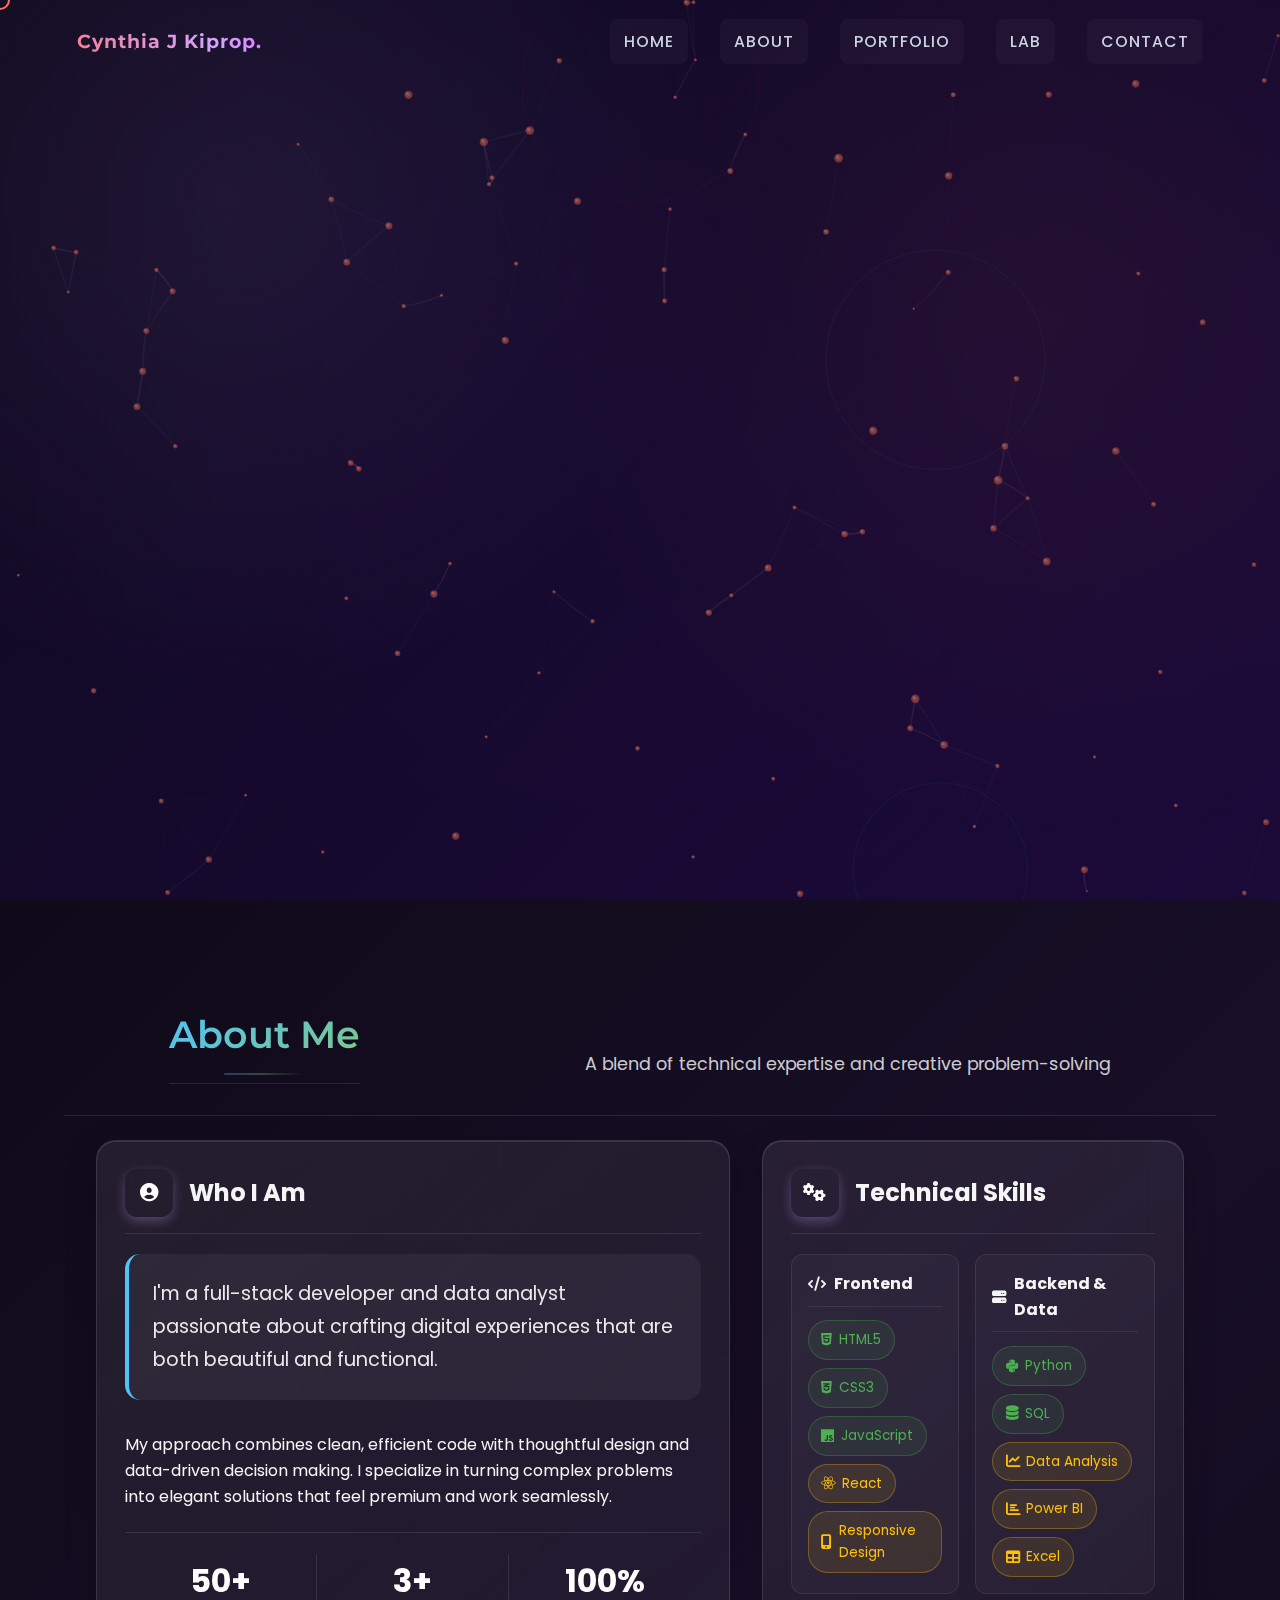
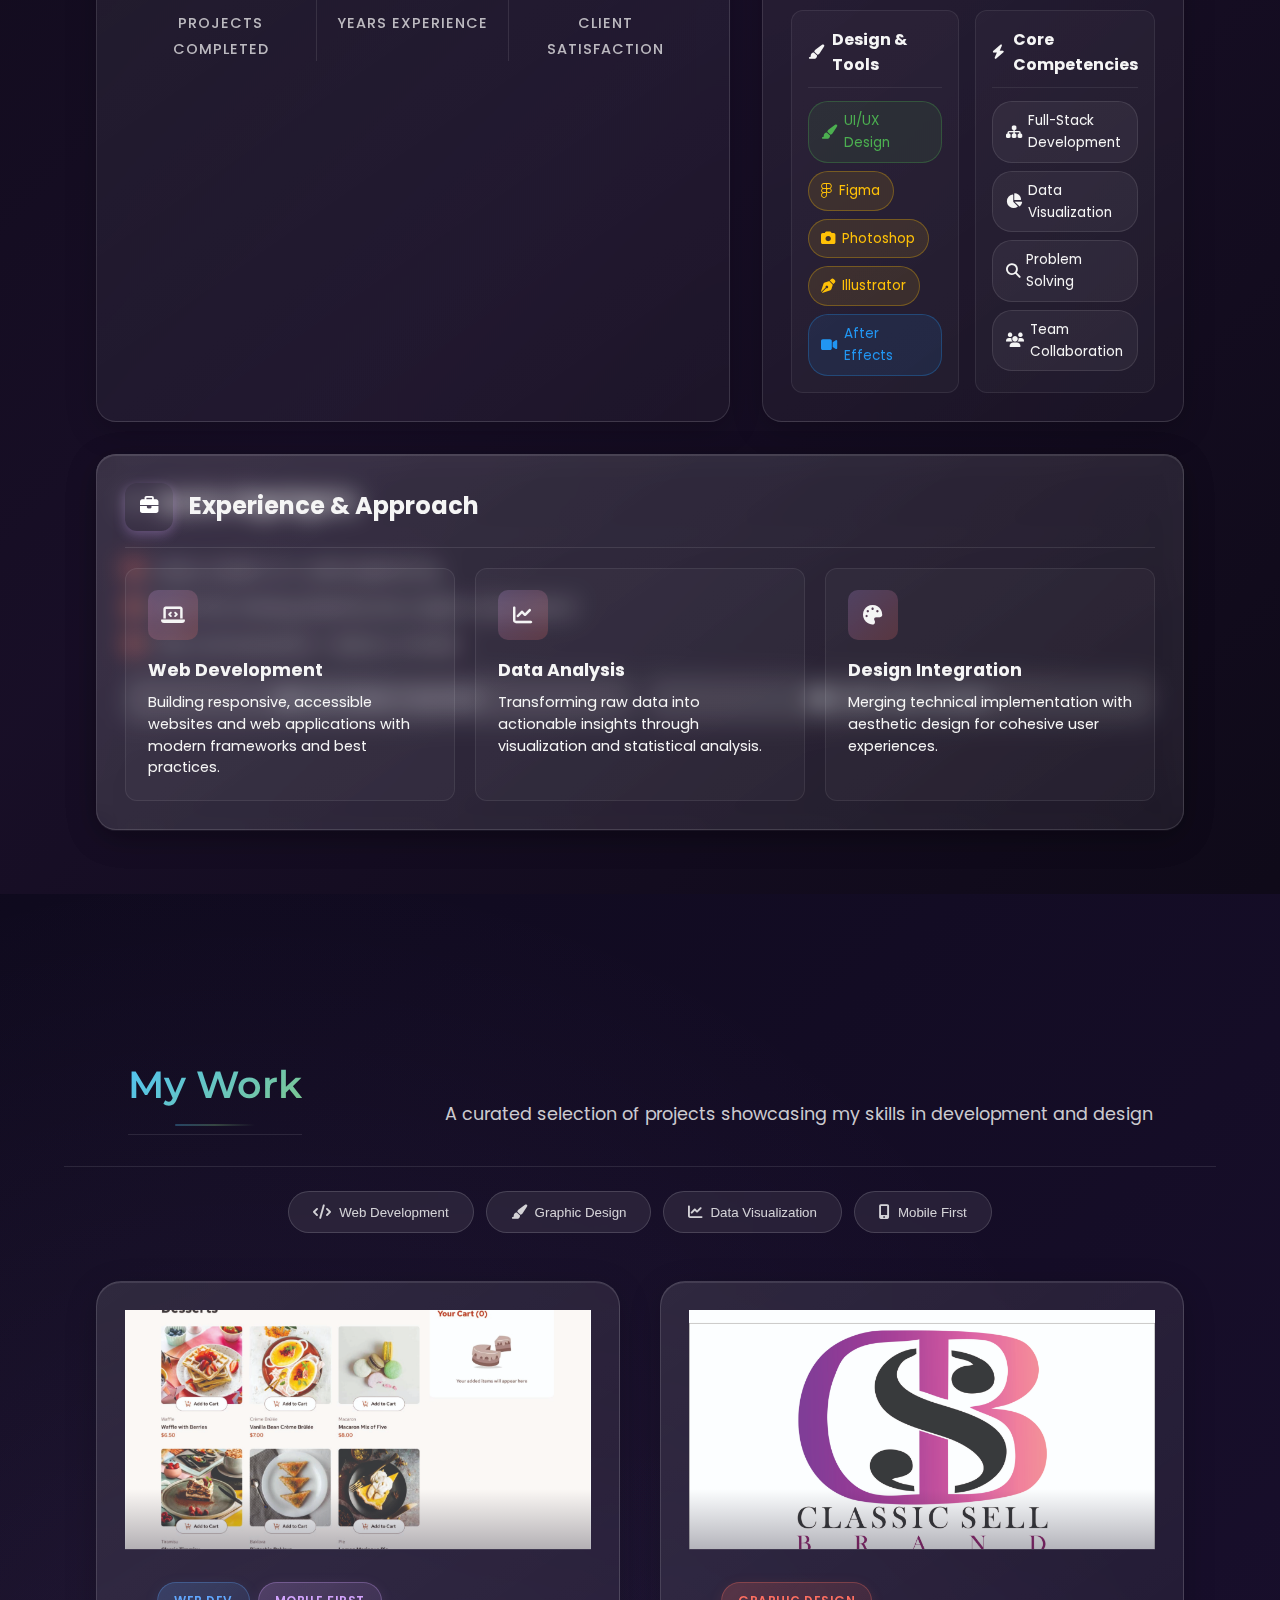
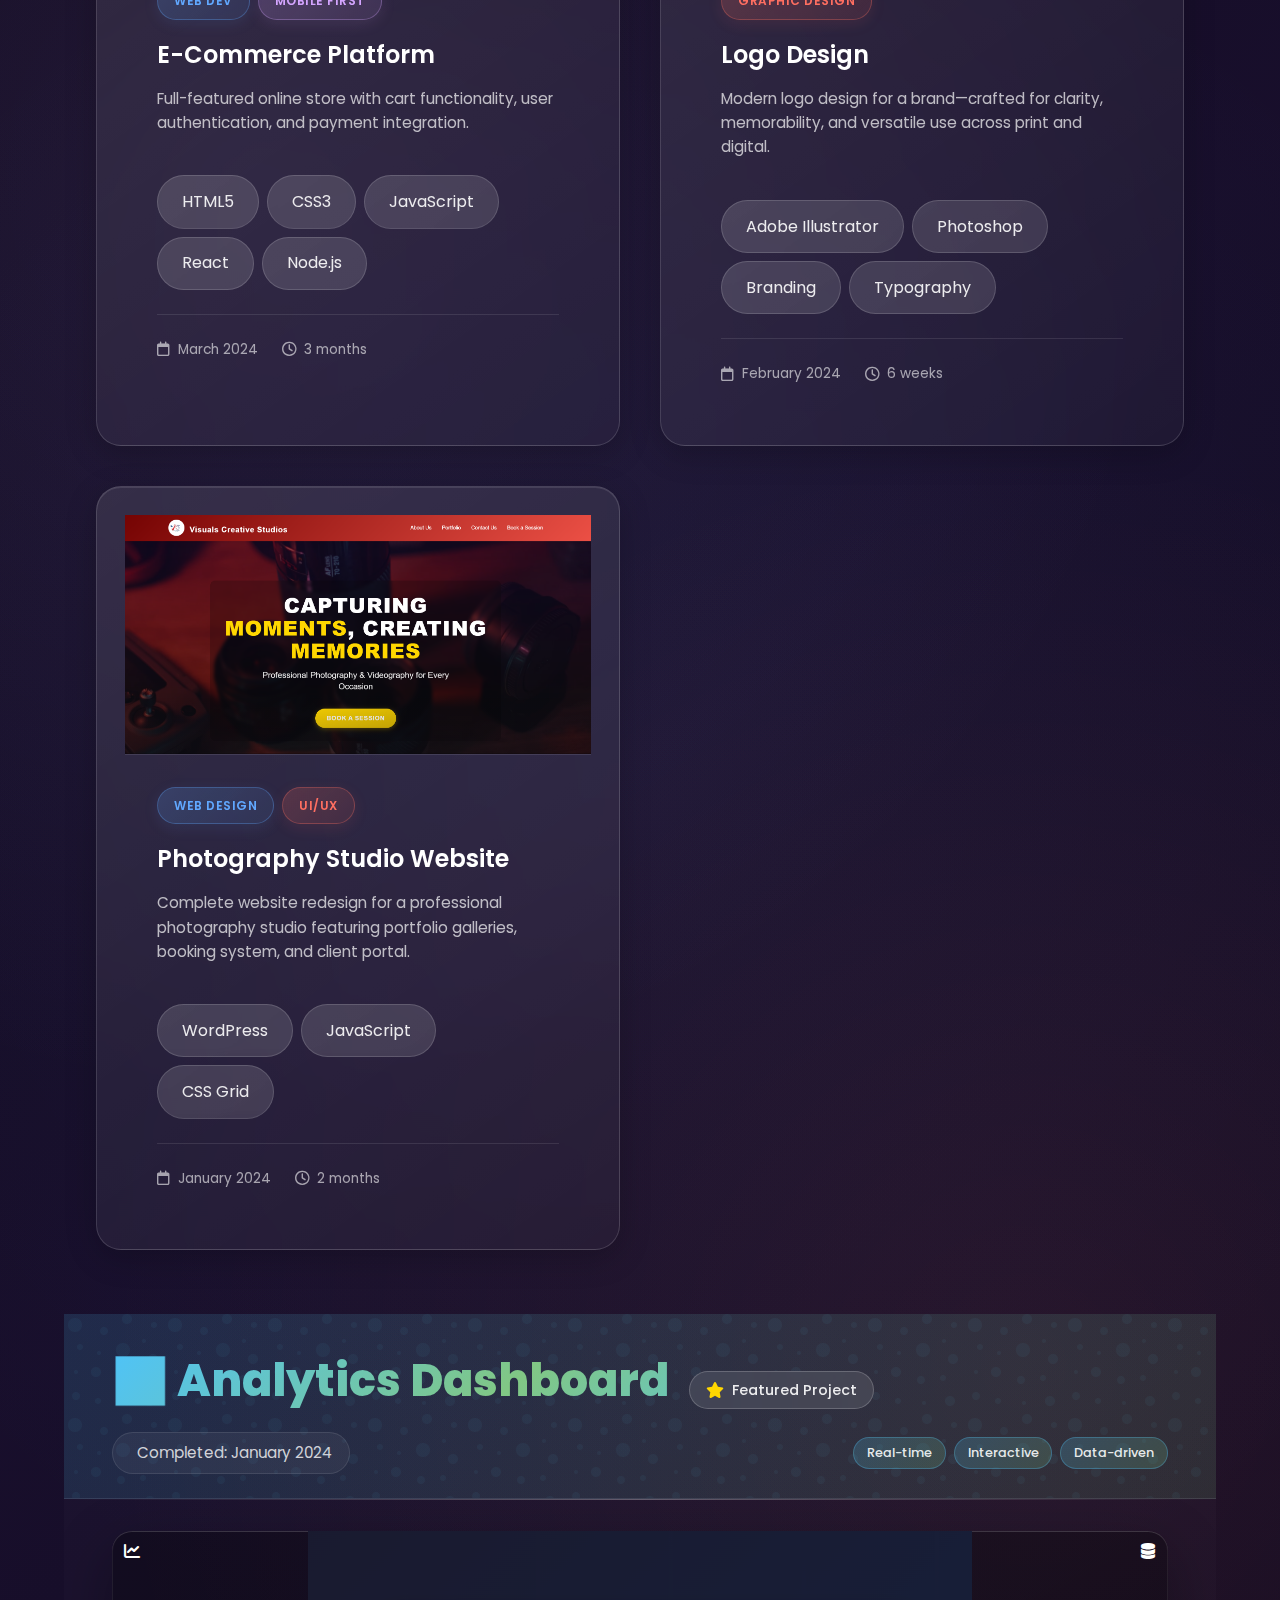
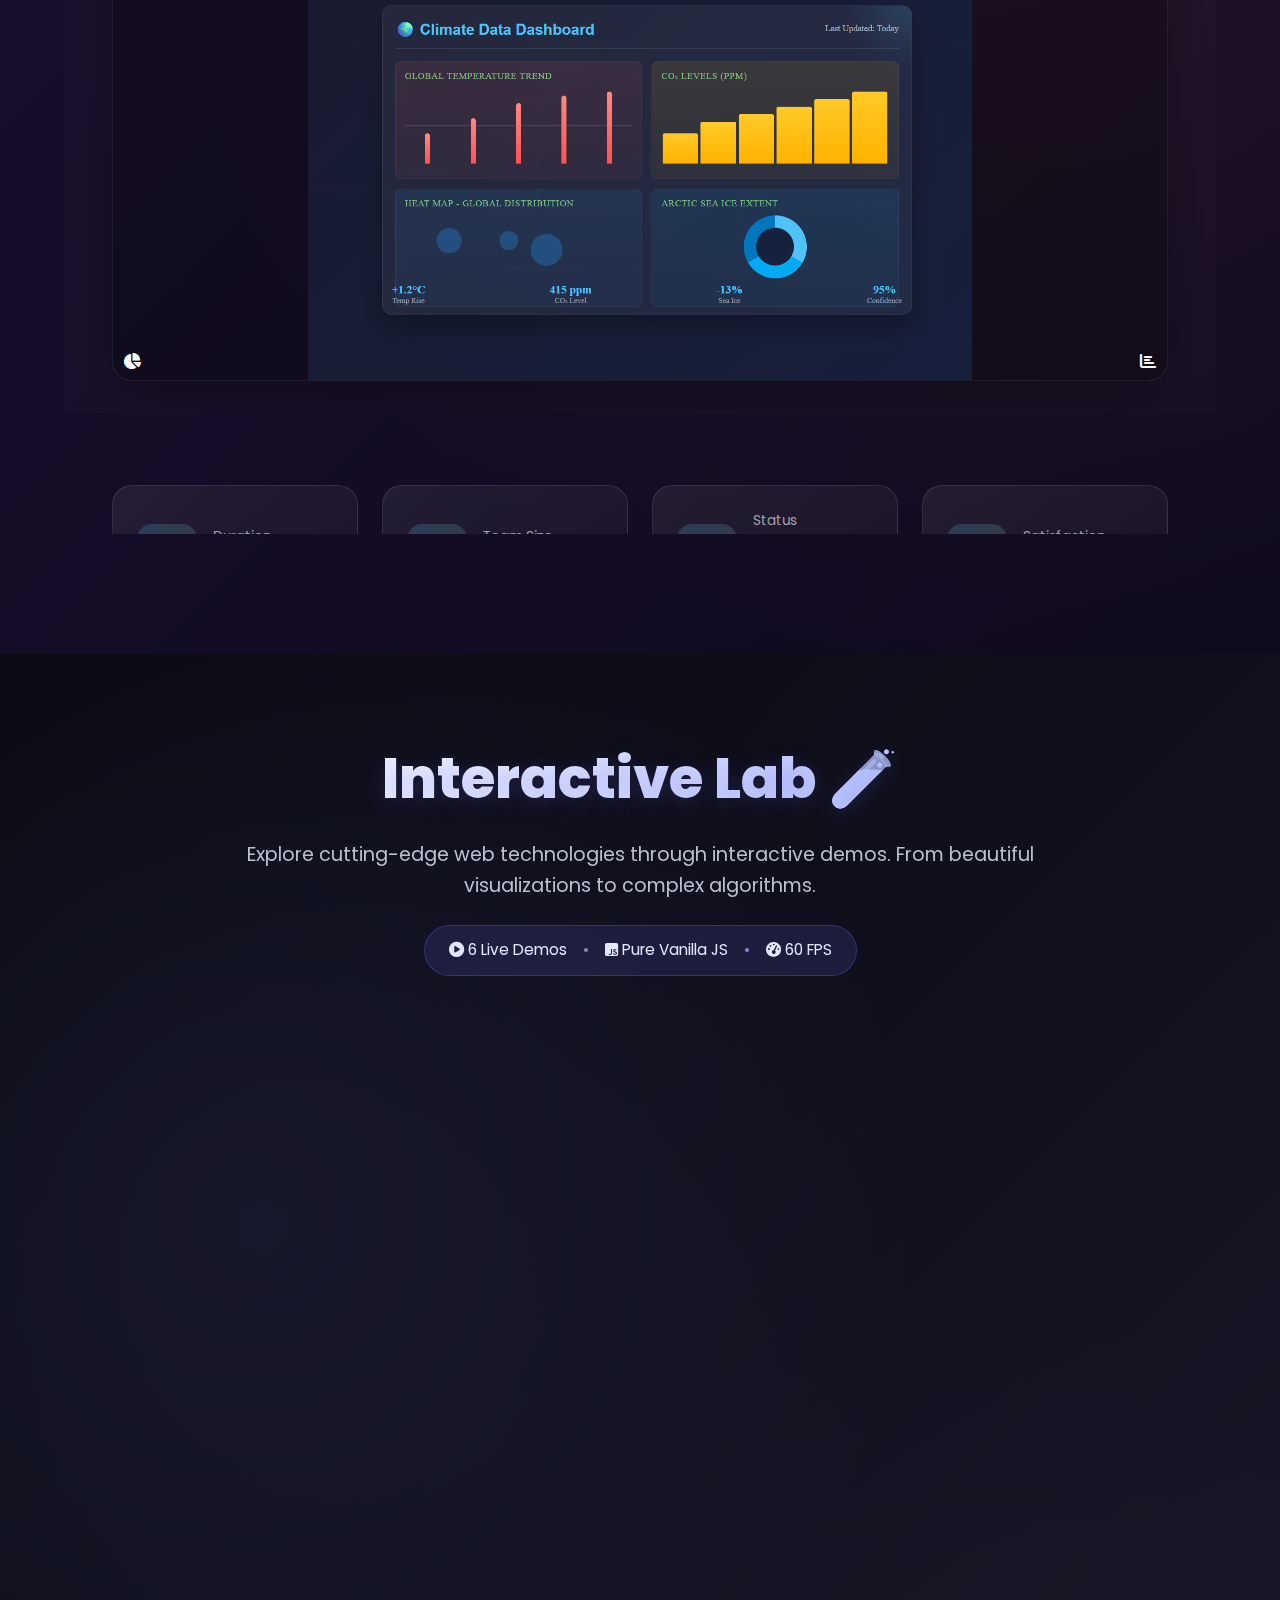
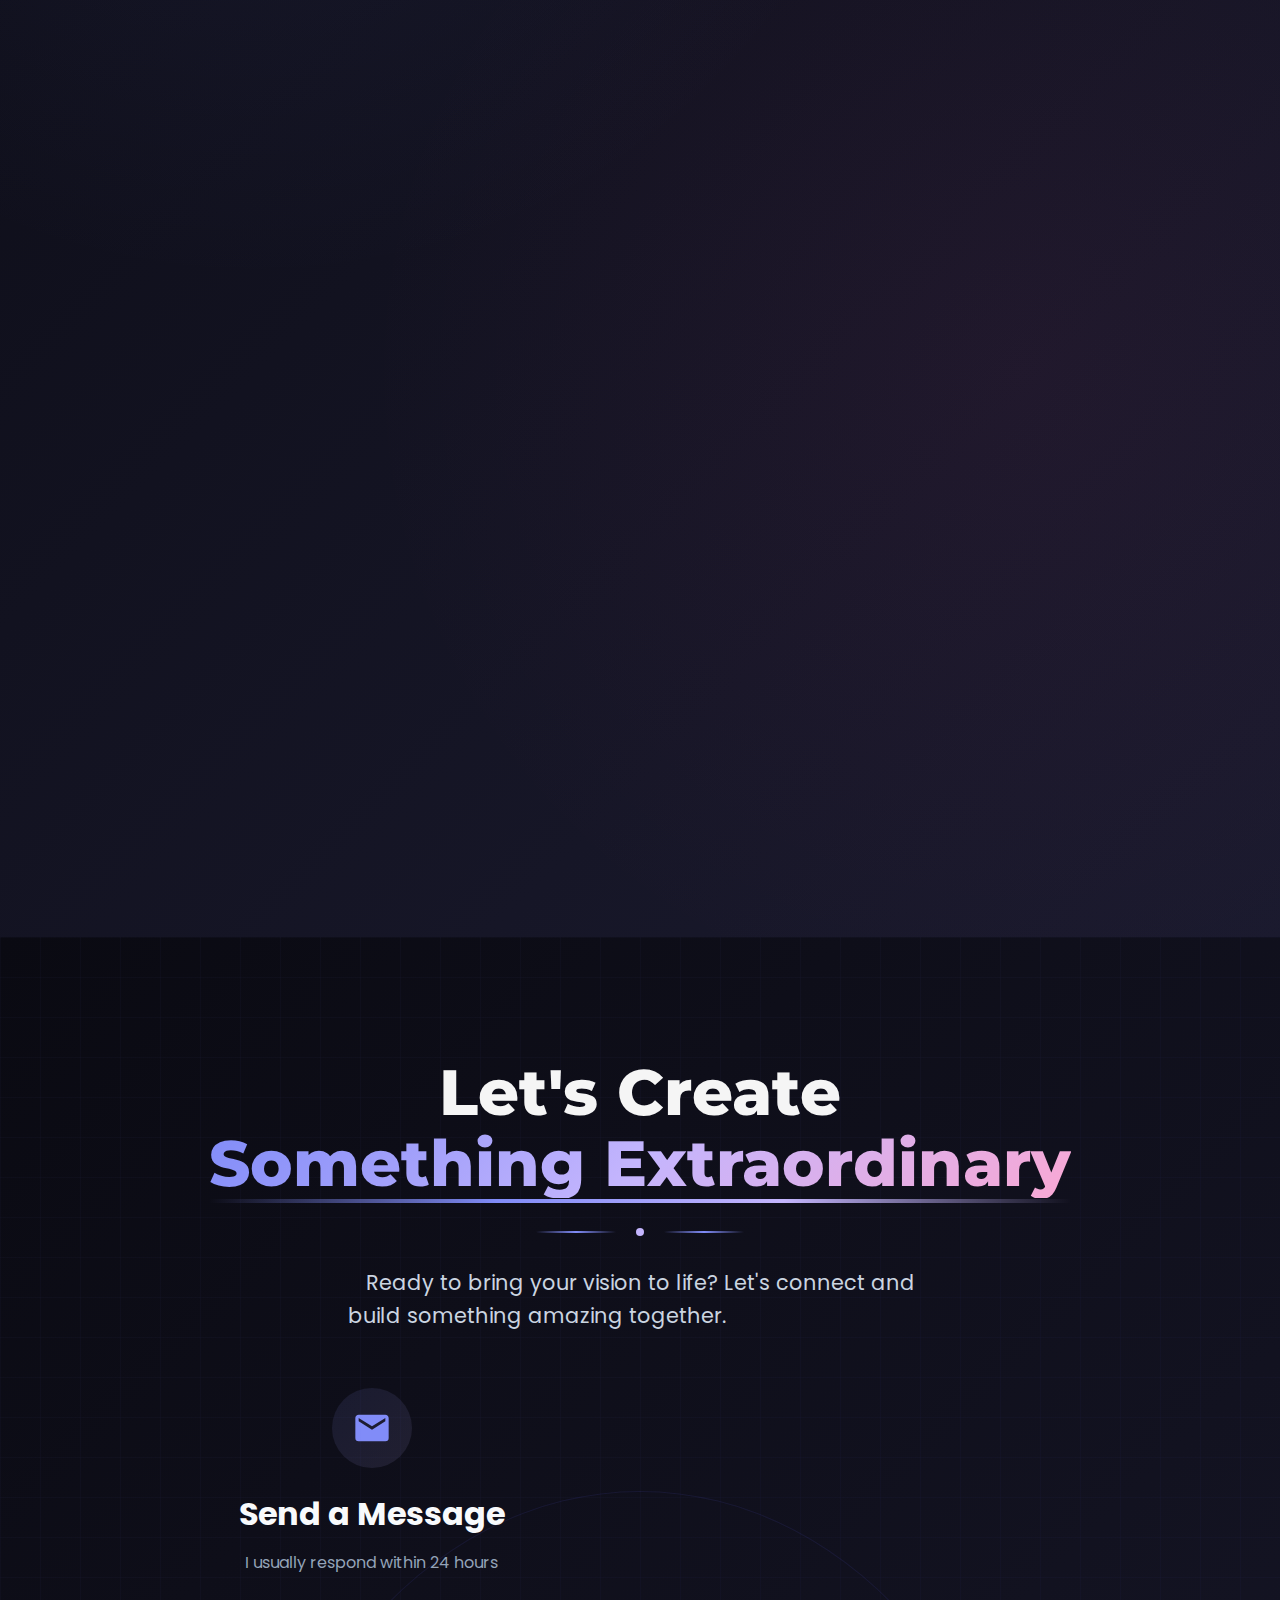
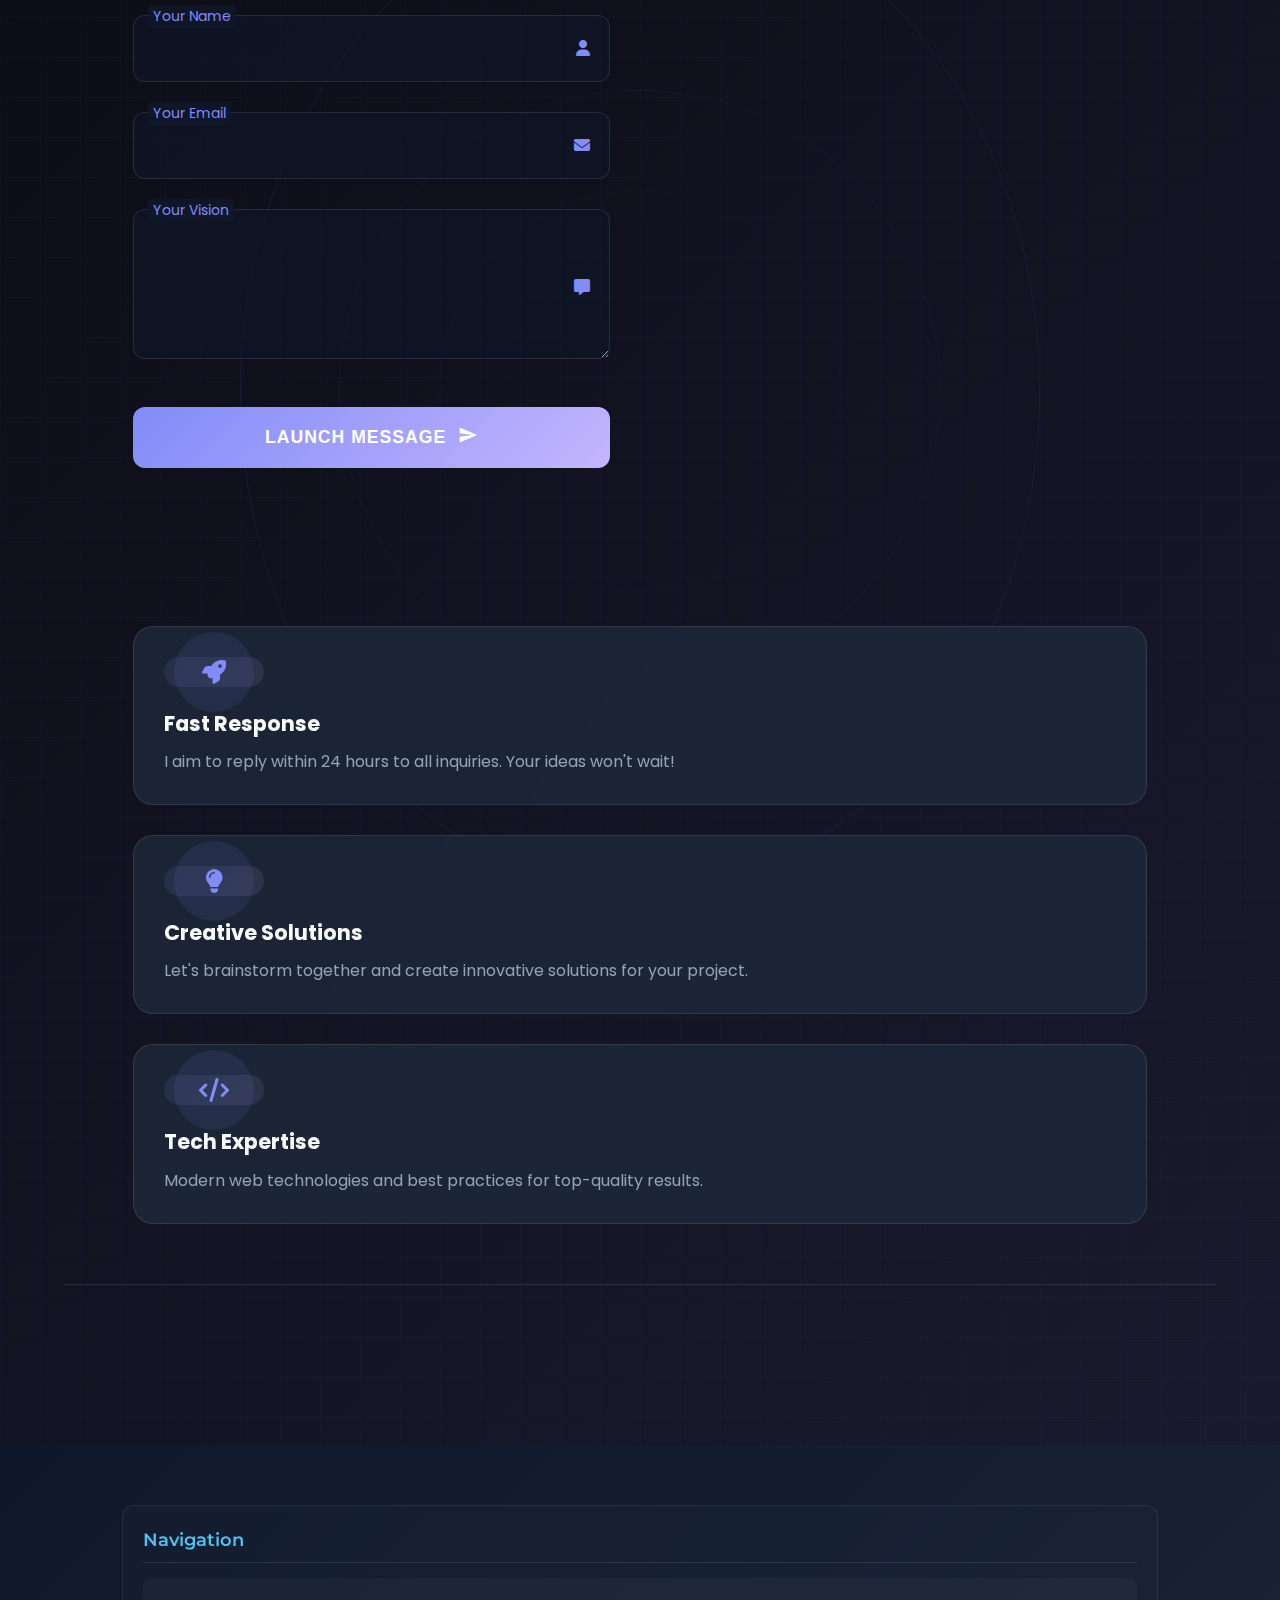
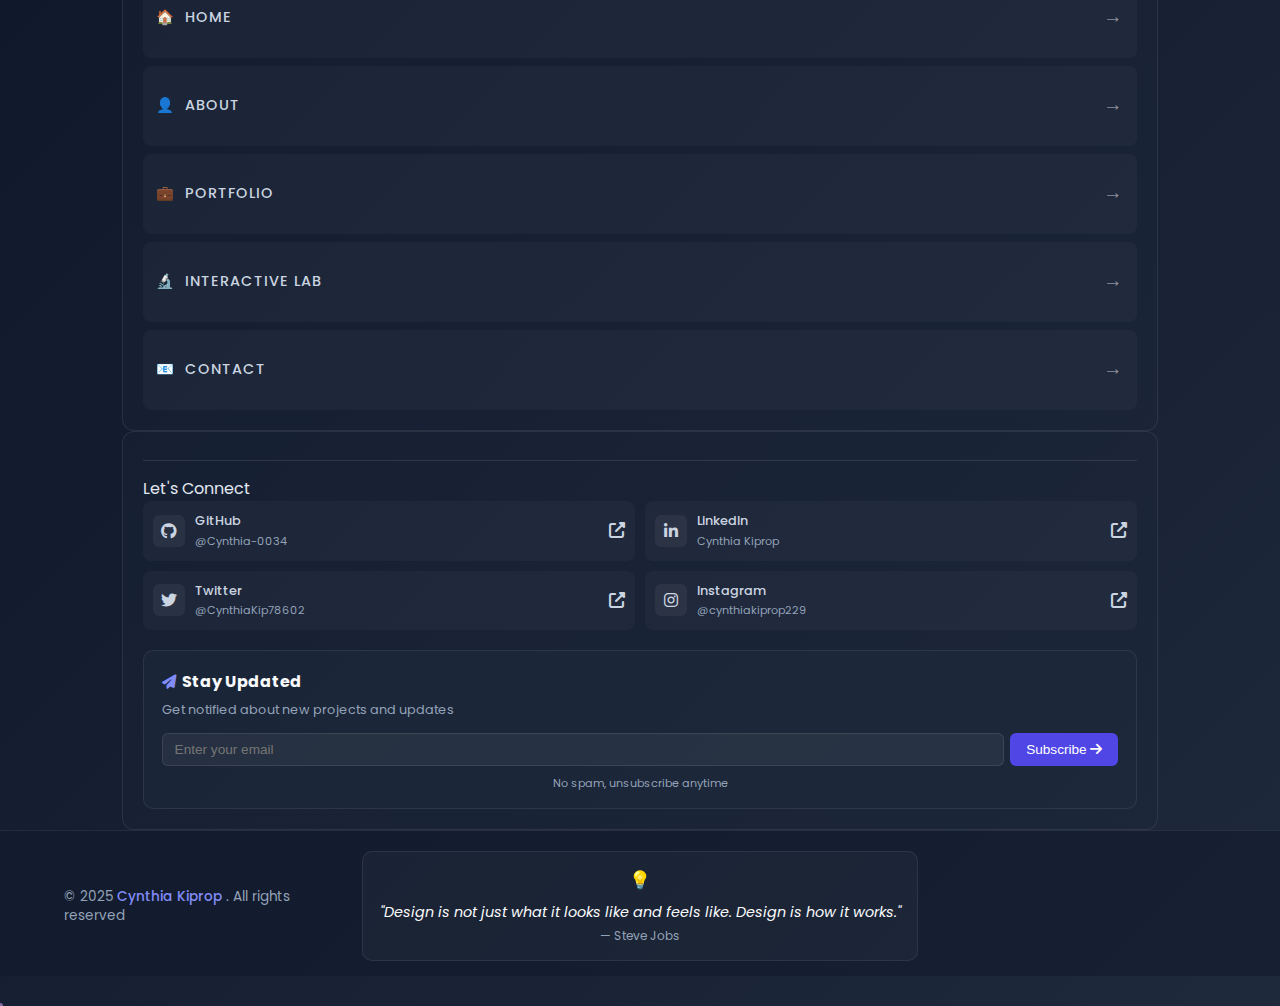
<file: Cynthia-Kiprop-Portfolio-revised/index.html>
<!DOCTYPE html>
<html lang="en" id="top">
  <head>
    <meta charset="UTF-8" />
    <meta name="viewport" content="width=device-width, initial-scale=1.0" />
    <title>Cynthia Kiprop - Portfolio</title>

    <link rel="stylesheet" href="./styles.css" />
    <link
      href="https://fonts.googleapis.com/css2?family=Poppins:wght@400;500;700&family=Montserrat:wght@700&family=Orbitron:wght@700;900&family=Exo+2:wght@600;800&display=swap"
      rel="stylesheet"
    />
    <link
      rel="stylesheet"
      href="https://cdnjs.cloudflare.com/ajax/libs/font-awesome/6.5.0/css/all.min.css"
    />
  </head>

  <body class="is-loading">
    
   <!-- Premium Loader-->
<div id="page-loader" class="q-loader" role="status" aria-live="polite" aria-label="Loading">
  <div class="q-bg"></div>

  <div class="q-wrap">
    <div class="q-orbits" aria-hidden="true">
      <span class="q-orbit o1"></span>
      <span class="q-orbit o2"></span>
      <span class="q-orbit o3"></span>
    </div>

    <div class="q-card">
      <div class="q-brand">
        <span class="q-mark" aria-hidden="true"></span>
        <div class="q-text">
          <div class="q-name">Cynthia Kiprop</div>
          <div class="q-sub">Design • Web • Data</div>
        </div>
      </div>

      <div class="q-status" id="qStatus">Initializing experience…</div>

      <div class="q-progress" aria-hidden="true">
        <span class="q-bar"></span>
      </div>
    </div>

    <div class="q-particles" id="qParticles" aria-hidden="true"></div>
  </div>
</div>
          <div class="loader-progress" aria-hidden="true">
            <span class="loader-bar"></span>
          </div>

          
        </div>
      </div>
    </div>
<!-- Custom Cursor -->
    <div class="custom-cursor"></div>

    <!-- Header with Navbar -->
    <header>
      <nav class="navbar">
        <div class="nav-left">
          <div class="logo">
            <span class="logo-text">Cynthia J Kiprop.</span>
            <div class="logo-accent"></div>
          </div>
        </div>

        <!-- Desktop links -->
        <ul class="nav-links">
          <li><a href="#home" class="nav-link">Home</a></li>
          <li><a href="#about" class="nav-link">About</a></li>
          <li><a href="#portfolio" class="nav-link">Portfolio</a></li>
          <li><a href="#lab" class="nav-link">Lab</a></li>
          <li><a href="#contact" class="nav-link">Contact</a></li>
        </ul>

        <!-- Mobile menu overlay -->
        <div class="menu-overlay"></div>

        <!-- Mobile menu -->
        <div class="mobile-menu" id="mobile-menu">
          <ul>
            <li><a href="#home" class="nav-link">Home</a></li>
            <li><a href="#about" class="nav-link">About</a></li>
            <li><a href="#portfolio" class="nav-link">Portfolio</a></li>
            <li><a href="#lab" class="nav-link">Lab</a></li>
            <li><a href="#contact" class="nav-link">Contact</a></li>
          </ul>
        </div>

        <!-- Hamburger -->
        <button class="hamburger" type="button" aria-label="Open menu" aria-expanded="false" aria-controls="mobile-menu">
          <i class="fas fa-bars"></i>
        </button>
</nav>
    </header>

    <!-- Main Content -->
    <main>
      <!-- Hero Section -->
<section id="home" class="hero section">
  <div class="hero-bg">
    <canvas id="poly-canvas" aria-hidden="true"></canvas>
    <div class="bg-overlay"></div>
  </div>

  <div class="hero-content stagger-children">
    <figure class="profile-picture">
      <img src="./me.jpg" alt="Cynthia Kiprop" class="profile-img" />
      <div class="profile-frame"></div>
    </figure>

    <!-- Alternative h1 structure -->
    <div class="hero-title">
      <h1 data-text="Hello, I'm Cynthia Kiprop" class="gradient-text">
        Hello, I'm Cynthia Kiprop
      </h1>
    </div>
    
    <div class="typewriter-container">
      <span id="typewriter" aria-live="polite"></span>
    </div>

    <p class="subtitle">
      Building sleek web experiences + data-driven insights.
    </p>

    <a href="#portfolio" class="btn explore-btn">Explore My Creations</a>
  </div>
  
  <!-- Scroll Indicator -->
  <div class="scroll-indicator">
    <div class="mouse">
      <div class="wheel"></div>
    </div>
    <div class="arrows">
      <span></span>
      <span></span>
      <span></span>
    </div>
  </div>
</section>
<!-- About Section -->
<section id="about" class="about section">
  <div class="section-header">
   
    <h2 class="section-title">
      <span class="title-gradient">About Me</span>
      <span class="title-underline"></span>
    </h2>
    <p class="section-intro">
    A blend of technical expertise and creative problem-solving
    </p>
  </div>

  <div class="about-content">
    <!-- Main About Card -->
    <div class="about-main card-hover">
      <div class="card-header">
        <div class="icon-wrapper">
          <i class="fas fa-user-circle"></i>
        </div>
        <h3>Who I Am</h3>
      </div>
      <div class="card-content">
        <p class="lead-text">
          I'm a  full-stack developer and 
          data analyst passionate about crafting 
          digital experiences that are both beautiful and functional.
        </p>
        <p>
          My approach combines clean, efficient code with thoughtful design and 
          data-driven decision making. I specialize in turning complex problems 
          into elegant solutions that feel premium and work seamlessly.
        </p>
        <div class="about-stats">
          <div class="stat-item">
            <span class="stat-number">50+</span>
            <span class="stat-label">Projects Completed</span>
          </div>
          <div class="stat-item">
            <span class="stat-number">3+</span>
            <span class="stat-label">Years Experience</span>
          </div>
          <div class="stat-item">
            <span class="stat-number">100%</span>
            <span class="stat-label">Client Satisfaction</span>
          </div>
        </div>
      </div>
    </div>

    <div class="highlights-card card-hover">
        <div class="card-header">
          <div class="card-icon">
            <i class="fas fa-bolt"></i>
          </div>
          <h3>Quick Highlights</h3>
        </div>
        <div class="highlights-content">
          <ul class="highlights-list">
            <li><i class="fas fa-check-circle"></i> Clean, modern UI + solid engineering</li>
            <li><i class="fas fa-check-circle"></i> Data-first thinking (dashboards, insights, automation)</li>
            <li><i class="fas fa-check-circle"></i> Fast communication + delivery mindset</li>
          </ul>
          <div class="highlights-cta">
            <a href="#contact" class="btn btn-primary">
              <i class="fas fa-paper-plane"></i>
              Let’s work together
            </a>
            <a href="./case-studies.html" class="btn btn-secondary" target="_blank" rel="noopener">
              <i class="fas fa-book-open"></i>
              View case studies
            </a>
          </div>
        </div>
      </div>



    <!-- Skills Card -->
    
    <div class="about-side">
      <div class="skills-card card-hover">

      <div class="card-header">
        <div class="icon-wrapper">
          <i class="fas fa-cogs"></i>
        </div>
        <h3>Technical Skills</h3>
      </div>
      <div class="skills-grid">
        <div class="skill-category">
          <h4 class="category-title">
            <i class="fas fa-code category-icon"></i>
            Frontend
          </h4>
          <div class="skill-tags">
            <span class="skill-tag level-advanced">
              <i class="fab fa-html5"></i> HTML5
            </span>
            <span class="skill-tag level-advanced">
              <i class="fab fa-css3-alt"></i> CSS3
            </span>
            <span class="skill-tag level-advanced">
              <i class="fab fa-js"></i> JavaScript
            </span>
            <span class="skill-tag level-intermediate">
              <i class="fab fa-react"></i> React
            </span>
            <span class="skill-tag level-intermediate">
              <i class="fas fa-mobile-alt"></i> Responsive Design
            </span>
          </div>
        </div>

        <div class="skill-category">
          <h4 class="category-title">
            <i class="fas fa-server category-icon"></i>
            Backend & Data
          </h4>
          <div class="skill-tags">
            <span class="skill-tag level-advanced">
              <i class="fab fa-python"></i> Python
            </span>
            <span class="skill-tag level-advanced">
              <i class="fas fa-database"></i> SQL
            </span>
            <span class="skill-tag level-intermediate">
              <i class="fas fa-chart-line"></i> Data Analysis
            </span>
            <span class="skill-tag level-intermediate">
              <i class="fas fa-chart-bar"></i> Power BI
            </span>
            <span class="skill-tag level-intermediate">
              <i class="fas fa-table"></i> Excel
            </span>
          </div>
        </div>

        <div class="skill-category">
          <h4 class="category-title">
            <i class="fas fa-paint-brush category-icon"></i>
            Design & Tools
          </h4>
          <div class="skill-tags">
            <span class="skill-tag level-advanced">
              <i class="fas fa-paint-brush"></i> UI/UX Design
            </span>
            <span class="skill-tag level-intermediate">
              <i class="fab fa-figma"></i> Figma
            </span>
            <span class="skill-tag level-intermediate">
              <i class="fas fa-camera"></i> Photoshop
            </span>
            <span class="skill-tag level-intermediate">
              <i class="fas fa-pen-nib"></i> Illustrator
            </span>
            <span class="skill-tag level-basic">
              <i class="fas fa-video"></i> After Effects
            </span>
          </div>
        </div>

        <div class="skill-category">
          <h4 class="category-title">
            <i class="fas fa-bolt category-icon"></i>
            Core Competencies
          </h4>
          <div class="skill-tags">
            <span class="skill-tag">
              <i class="fas fa-sitemap"></i> Full-Stack Development
            </span>
            <span class="skill-tag">
              <i class="fas fa-chart-pie"></i> Data Visualization
            </span>
            <span class="skill-tag">
              <i class="fas fa-search"></i> Problem Solving
            </span>
            <span class="skill-tag">
              <i class="fas fa-users"></i> Team Collaboration
            </span>
          </div>
        </div>
      </div>
    </div>

    <!-- Experience Highlights -->
    
      
    </div>
<div class="experience-card card-hover">
      <div class="card-header">
        <div class="icon-wrapper">
          <i class="fas fa-briefcase"></i>
        </div>
        <h3>Experience & Approach</h3>
      </div>
      <div class="experience-list">
        <div class="experience-item">
          <div class="experience-icon">
            <i class="fas fa-laptop-code"></i>
          </div>
          <div class="experience-content">
            <h4>Web Development</h4>
            <p>Building responsive, accessible websites and web applications with modern frameworks and best practices.</p>
          </div>
        </div>
        <div class="experience-item">
          <div class="experience-icon">
            <i class="fas fa-chart-line"></i>
          </div>
          <div class="experience-content">
            <h4>Data Analysis</h4>
            <p>Transforming raw data into actionable insights through visualization and statistical analysis.</p>
          </div>
        </div>
        <div class="experience-item">
          <div class="experience-icon">
            <i class="fas fa-palette"></i>
          </div>
          <div class="experience-content">
            <h4>Design Integration</h4>
            <p>Merging technical implementation with aesthetic design for cohesive user experiences.</p>
          </div>
        </div>
      </div>
    </div>
  </div>
</section>

      <!-- Portfolio Section -->
<section id="portfolio" class="portfolio section">
  <div class="section-header">
   
    <h2 class="section-title">
      <span class="title-gradient">My Work</span>
      <span class="title-underline"></span>
    </h2>
    <p class="section-intro">
      A curated selection of projects showcasing my skills in development and design
    </p>
  </div>

  <!-- Advanced Filter System -->
  <nav class="portfolio-filters" aria-label="Portfolio categories">
    <div class="filter-controls">
      
      <button class="filter-btn" data-filter="web" type="button">
        <i class="fas fa-code"></i>
        <span>Web Development</span>
      </button>
      <button class="filter-btn" data-filter="design" type="button">
        <i class="fas fa-paint-brush"></i>
        <span>Graphic Design</span>
      </button>
      <button class="filter-btn" data-filter="data" type="button">
        <i class="fas fa-chart-line"></i>
        <span>Data Visualization</span>
      </button>
      <button class="filter-btn" data-filter="mobile" type="button">
        <i class="fas fa-mobile-alt"></i>
        <span>Mobile First</span>
      </button>
    </div>
    
    
  </nav>

  <!-- Stats Bar -->
  

  <!-- Portfolio Grid with Load More -->
  <div class="portfolio-grid" id="portfolio-grid">
  <!-- Project 1 - E-Commerce -->
  <article 
    class="portfolio-item card-hover" 
    data-category="web mobile"
    data-tags="ecommerce responsive javascript"
    data-date="2024-03"
    data-featured="true"
  >
    <div class="project-image">
      <img 
        src="./E-Commerce Landing Page.jpg" 
        alt="Modern E-Commerce Platform with responsive design" 
        loading="lazy"
      >
      <div class="project-hover">
        <button class="view-project" onclick="openProjectModal('ecommerce')">
          <i class="fas fa-expand"></i>
          View Details
        </button>
      </div>
    </div>
    <div class="project-content">
      <div class="project-header">
        <div class="project-category">
          <span class="category-tag web">Web Dev</span>
          <span class="category-tag mobile">Mobile First</span>
        </div>
        <h3 class="project-title">E-Commerce Platform</h3>
        <p class="project-description">
          Full-featured online store with cart functionality, user authentication, and payment integration.
        </p>
      </div>
      <div class="project-tech">
        <span class="tech-tag">HTML5</span>
        <span class="tech-tag">CSS3</span>
        <span class="tech-tag">JavaScript</span>
        <span class="tech-tag">React</span>
        <span class="tech-tag">Node.js</span>
      </div>
      <div class="project-footer">
        <div class="project-meta">
          <span class="meta-item">
            <i class="far fa-calendar"></i>
            March 2024
          </span>
          <span class="meta-item">
            <i class="far fa-clock"></i>
            3 months
          </span>
        </div>
        <!-- Removed extra closing divs here -->
      </div>
    </div>
  </article>

  <!-- Project 2 - Branding Design -->
  <article 
    class="portfolio-item card-hover" 
    data-category="design"
    data-tags="branding logo illustrator"
    data-date="2024-02"
  >
    <div class="project-image">
      <img 
        src="./7.jpg" 
        alt="Logo Design project preview" 
        loading="lazy"
      >
      <div class="project-hover">
        <button class="view-project" onclick="openProjectModal('branding')">
          <i class="fas fa-expand"></i>
          View Details
        </button>
      </div>
    </div>
    <div class="project-content">
      <div class="project-header">
        <div class="project-category">
          <span class="category-tag design">Graphic Design</span>
        </div>
        <h3 class="project-title">Logo Design</h3>
        <p class="project-description">
          Modern logo design for a brand—crafted for clarity, memorability, and versatile use across print and digital.
        </p>
      </div>
      <div class="project-tech">
        <span class="tech-tag">Adobe Illustrator</span>
        <span class="tech-tag">Photoshop</span>
        <span class="tech-tag">Branding</span>
        <span class="tech-tag">Typography</span>
      </div>
      <div class="project-footer">
        <div class="project-meta">
          <span class="meta-item">
            <i class="far fa-calendar"></i>
            February 2024
          </span>
          <span class="meta-item">
            <i class="far fa-clock"></i>
            6 weeks
          </span>
        </div>
      </div>
    </div>
  </article>

  <!-- Project 3 - Photography Website -->
  <article 
    class="portfolio-item card-hover" 
    data-category="web design"
    data-tags="photography responsive wordpress uiux"
    data-date="2024-01"
    data-featured="true"
  >
    <div class="project-image">
      <img 
        src="./Screenshot 2025-03-18 095444.png" 
        alt="Professional Photography Company Website - Mobile responsive design with portfolio gallery" 
        loading="lazy"
      >
      <div class="project-hover">
        <button class="view-project" onclick="openProjectModal('photography-website')">
          <i class="fas fa-expand"></i>
          View Details
        </button>
      </div>
    </div>
    <div class="project-content">
      <div class="project-header">
        <div class="project-category">
          <span class="category-tag web">Web Design</span>
          <span class="category-tag design">UI/UX</span>
        </div>
        <h3 class="project-title">Photography Studio Website</h3>
        <p class="project-description">
          Complete website redesign for a professional photography studio featuring portfolio galleries, booking system, and client portal.
        </p>
      </div>
      <div class="project-tech">
        <span class="tech-tag">WordPress</span>
        <span class="tech-tag">JavaScript</span>
        <span class="tech-tag">CSS Grid</span>
      </div>
      <div class="project-footer">
        <div class="project-meta">
          <span class="meta-item">
            <i class="far fa-calendar"></i>
            January 2024
          </span>
          <span class="meta-item">
            <i class="far fa-clock"></i>
            2 months
          </span>
        </div>
      </div>
    </div>
  </article>
</div>
  <!-- Personalized Analytics Dashboard Modal -->
<div class="modal-project">
  <div class="modal-header">
    <div class="header-gradient">
      <h2>📊 Analytics Dashboard</h2>
      <div class="header-sparkle">
        <i class="fas fa-star"></i>
        <span class="sparkle-text">Featured Project</span>
      </div>
    </div>
    <div class="header-subtitle">
      <span class="subtitle-date">
        <i class="fas fa-calendar-heart"></i>
        Completed: January 2024
      </span>
      <span class="subtitle-tags">
        <span class="tag-sparkle">Real-time</span>
        <span class="tag-sparkle">Interactive</span>
        <span class="tag-sparkle">Data-driven</span>
      </span>
    </div>
  </div>
  
  <div class="modal-image">
    <div class="image-frame">
      <div class="image-corner top-left">
        <i class="fas fa-chart-line"></i>
      </div>
      <div class="image-corner top-right">
        <i class="fas fa-database"></i>
      </div>
      <img src="./2.png" alt="Analytics Dashboard Interface showing interactive charts and data visualizations">
      <div class="image-corner bottom-left">
        <i class="fas fa-chart-pie"></i>
      </div>
      <div class="image-corner bottom-right">
        <i class="fas fa-chart-bar"></i>
      </div>
      
    </div>
  </div>
  
  <div class="modal-info">
    <!-- Project Quick Info -->
    <div class="quick-info-grid">
      <div class="quick-info-card">
        <div class="quick-info-icon">
          <i class="fas fa-hourglass-half"></i>
        </div>
        <div class="quick-info-content">
          <span class="quick-info-label">Duration</span>
          <span class="quick-info-value">2 Months</span>
        </div>
      </div>
      <div class="quick-info-card">
        <div class="quick-info-icon">
          <i class="fas fa-user-crown"></i>
        </div>
        <div class="quick-info-content">
          <span class="quick-info-label">Team Size</span>
          <span class="quick-info-value">Solo Project</span>
        </div>
      </div>
      <div class="quick-info-card">
        <div class="quick-info-icon">
          <i class="fas fa-bolt"></i>
        </div>
        <div class="quick-info-content">
          <span class="quick-info-label">Status</span>
          <span class="quick-info-value">Live & Maintained</span>
        </div>
      </div>
      <div class="quick-info-card">
        <div class="quick-info-icon">
          <i class="fas fa-heart"></i>
        </div>
        <div class="quick-info-content">
          <span class="quick-info-label">Satisfaction</span>
          <span class="quick-info-value">100% Happy</span>
        </div>
      </div>
    </div>
    
    <!-- Project Description -->
    <div class="description-section">
      <div class="section-title-box">
        <div class="title-icon">
          <i class="fas fa-book-open"></i>
        </div>
        <h3 class="section-title">Project Story</h3>
        <div class="title-underline"></div>
      </div>
      <div class="description-content">
        <p class="lead-text">
          <i class="fas fa-quote-left quote-start"></i>
          A real-time data visualization dashboard that transforms complex business data into 
          beautiful, actionable insights with interactive charts and intuitive controls.
          <i class="fas fa-quote-right quote-end"></i>
        </p>
        <div class="description-details">
          <div class="detail-point">
            <i class="fas fa-check-circle"></i>
            <span>Built for business intelligence and analytics</span>
          </div>
          <div class="detail-point">
            <i class="fas fa-check-circle"></i>
            <span>Features interactive charts and user management</span>
          </div>
          <div class="detail-point">
            <i class="fas fa-check-circle"></i>
            <span>Comprehensive reporting capabilities</span>
          </div>
        </div>
        <div class="impact-card">
          <div class="impact-icon">
            <i class="fas fa-rocket"></i>
          </div>
          <div class="impact-content">
            <h4>🎯 Key Impact</h4>
            <p><strong>65% reduction</strong> in data analysis time through intuitive visualization tools</p>
          </div>
        </div>
      </div>
    </div>
    
    <!-- Tech Stack - Cute Cards -->
    <div class="tech-section">
      <div class="section-title-box">
        <div class="title-icon">
          <i class="fas fa-toolbox"></i>
        </div>
        <h3 class="section-title">Tech Stack</h3>
        <div class="title-underline"></div>
      </div>
      
      <div class="tech-cloud">
        <!-- Frontend Cloud -->
        <div class="tech-cloud-group frontend">
          <h4 class="cloud-title">
            <i class="fas fa-paint-brush"></i>
            Frontend Magic
          </h4>
          <div class="tech-bubbles">
            <div class="tech-bubble" style="--bubble-size: 1.2;">
              <i class="fab fa-react bubble-icon"></i>
              <span class="bubble-text">React 18</span>
            </div>
            <div class="tech-bubble" style="--bubble-size: 1.1;">
              <i class="fab fa-js-square bubble-icon"></i>
              <span class="bubble-text">ES6+</span>
            </div>
            <div class="tech-bubble" style="--bubble-size: 1.3;">
              <i class="fas fa-chart-line bubble-icon"></i>
              <span class="bubble-text">D3.js</span>
            </div>
            <div class="tech-bubble" style="--bubble-size: 1;">
              <i class="fab fa-css3-alt bubble-icon"></i>
              <span class="bubble-text">Styled<br>Components</span>
            </div>
          </div>
        </div>
        
        <!-- Backend Cloud -->
        <div class="tech-cloud-group backend">
          <h4 class="cloud-title">
            <i class="fas fa-server"></i>
            Backend Brilliance
          </h4>
          <div class="tech-bubbles">
            <div class="tech-bubble" style="--bubble-size: 1.2;">
              <i class="fab fa-python bubble-icon"></i>
              <span class="bubble-text">Python 3.9</span>
            </div>
            <div class="tech-bubble" style="--bubble-size: 1.1;">
              <i class="fas fa-database bubble-icon"></i>
              <span class="bubble-text">PostgreSQL</span>
            </div>
            <div class="tech-bubble" style="--bubble-size: 1.3;">
              <i class="fas fa-bolt bubble-icon"></i>
              <span class="bubble-text">REST API</span>
            </div>
            <div class="tech-bubble" style="--bubble-size: 1;">
              <i class="fas fa-chart-pie bubble-icon"></i>
              <span class="bubble-text">Pandas</span>
            </div>
          </div>
        </div>
        
        <!-- DevOps Cloud -->
        <div class="tech-cloud-group devops">
          <h4 class="cloud-title">
            <i class="fas fa-cogs"></i>
            DevOps Dreams
          </h4>
          <div class="tech-bubbles">
            <div class="tech-bubble" style="--bubble-size: 1.1;">
              <i class="fab fa-docker bubble-icon"></i>
              <span class="bubble-text">Docker</span>
            </div>
            <div class="tech-bubble" style="--bubble-size: 1.2;">
              <i class="fab fa-git-alt bubble-icon"></i>
              <span class="bubble-text">GitHub</span>
            </div>
            <div class="tech-bubble" style="--bubble-size: 1.3;">
              <i class="fas fa-cloud bubble-icon"></i>
              <span class="bubble-text">AWS EC2</span>
            </div>
            <div class="tech-bubble" style="--bubble-size: 1;">
              <i class="fab fa-figma bubble-icon"></i>
              <span class="bubble-text">Figma</span>
            </div>
          </div>
        </div>
      </div>
    </div>
    
    <!-- Features - Cute Cards -->
    <div class="features-section">
      <div class="section-title-box">
        <div class="title-icon">
          <i class="fas fa-star"></i>
        </div>
        <h3 class="section-title">Key Features</h3>
        <div class="title-underline"></div>
      </div>
      
      <div class="features-grid">
        <div class="feature-card">
          <div class="feature-emoji">📊</div>
          <div class="feature-content">
            <h4>Interactive Charts</h4>
            <p>Real-time updating with zoom, filter, and export capabilities</p>
            <div class="feature-tags">
              <span class="feature-tag">Live Updates</span>
              <span class="feature-tag">Export</span>
            </div>
          </div>
        </div>
        
        <div class="feature-card">
          <div class="feature-emoji">👥</div>
          <div class="feature-content">
            <h4>User Management</h4>
            <p>Role-based access control with permission levels</p>
            <div class="feature-tags">
              <span class="feature-tag">Security</span>
              <span class="feature-tag">Roles</span>
            </div>
          </div>
        </div>
        
        <div class="feature-card">
          <div class="feature-emoji">📈</div>
          <div class="feature-content">
            <h4>Smart Reporting</h4>
            <p>Automated reports in PDF, Excel, and CSV formats</p>
            <div class="feature-tags">
              <span class="feature-tag">Auto-generate</span>
              <span class="feature-tag">Multi-format</span>
            </div>
          </div>
        </div>
        
        <div class="feature-card">
          <div class="feature-emoji">📱</div>
          <div class="feature-content">
            <h4>Responsive Design</h4>
            <p>Perfect on all devices from mobile to desktop</p>
            <div class="feature-tags">
              <span class="feature-tag">Mobile-first</span>
              <span class="feature-tag">Adaptive</span>
            </div>
          </div>
        </div>
      </div>
    </div>
    
    <!-- Challenges & Solutions - Comic Style -->
    <div class="challenges-section">
      <div class="section-title-box">
        <div class="title-icon">
          <i class="fas fa-lightbulb"></i>
        </div>
        <h3 class="section-title">Challenges & Wins</h3>
        <div class="title-underline"></div>
      </div>
      
      <div class="challenge-comic">
        <div class="comic-panel">
          <div class="panel-header problem">
            <div class="panel-emoji">😰</div>
            <h4>Real-time Data Sync</h4>
          </div>
          <div class="panel-content">
            <p><strong>Challenge:</strong> Keeping charts updated without performance issues</p>
            <div class="solution-box">
              <div class="solution-emoji">💡</div>
              <p><strong>Solution:</strong> WebSocket connections with smart debouncing</p>
            </div>
          </div>
        </div>
        
        <div class="comic-panel">
          <div class="panel-header problem">
            <div class="panel-emoji">📊</div>
            <h4>Large Datasets</h4>
          </div>
          <div class="panel-content">
            <p><strong>Challenge:</strong> Millions of data points causing browser lag</p>
            <div class="solution-box">
              <div class="solution-emoji">🚀</div>
              <p><strong>Solution:</strong> Data aggregation + virtual scrolling techniques</p>
            </div>
          </div>
        </div>
        
        <div class="comic-panel">
          <div class="panel-header problem">
            <div class="panel-emoji">🎨</div>
            <h4>UI Complexity</h4>
          </div>
          <div class="panel-content">
            <p><strong>Challenge:</strong> Making complex data feel simple and intuitive</p>
            <div class="solution-box">
              <div class="solution-emoji">✨</div>
              <p><strong>Solution:</strong> Progressive disclosure + smart defaults</p>
            </div>
          </div>
        </div>
      </div>
    </div>
    
    <!-- Action Links - Cute Buttons -->
    <div class="action-section">
      <div class="section-title-box">
        <div class="title-icon">
          <i class="fas fa-external-link-alt"></i>
        </div>
        <h3 class="section-title">Explore More</h3>
        <div class="title-underline"></div>
      </div>
      
      <div class="action-buttons">
        <a href="./climate-dashboard-demo.html" class="action-button demo" target="_blank" rel="noopener">
          <div class="button-emoji">🎮</div>
          <div class="button-content">
            <span class="button-title">Live Demo</span>
            <span class="button-subtitle">Try it yourself!</span>
          </div>
          <i class="fas fa-arrow-right button-arrow"></i>
        </a>

        <a href="./coming-soon.html" class="action-button github" target="_blank" rel="noopener">
          <div class="button-emoji">💻</div>
          <div class="button-content">
            <span class="button-title">Source Code</span>
            <span class="button-subtitle">Peek behind the scenes</span>
          </div>
          <i class="fas fa-arrow-right button-arrow"></i>
        </a>
        
        <a href="./case-studies.html" class="action-button case-study" target="_blank" rel="noopener">
          <div class="button-emoji">📚</div>
          <div class="button-content">
            <span class="button-title">Case Study</span>
            <span class="button-subtitle">Deep dive analysis</span>
          </div>
          <i class="fas fa-arrow-right button-arrow"></i>
        </a>
      </div>
    </div>
  </div>
</div>
    
  <!-- Empty State -->
  <div class="portfolio-empty" id="portfolio-empty" style="display: none;">
    <div class="empty-state">
      <i class="fas fa-search"></i>
      <h3>No projects found</h3>
      <p>Try adjusting your filters or search term</p>
      <button class="reset-filters" onclick="resetFilters()">
        Reset All Filters
      </button>
    </div>
  </div>
</section>

<!-- Project Modal Template -->
<div class="project-modal" id="project-modal">
  <div class="modal-content">
    <button class="modal-close" onclick="closeProjectModal()">
      <i class="fas fa-times"></i>
    </button>
    <div class="modal-body">
      <!-- Content loaded dynamically -->
    </div>
  </div>
</div>

<!-- Interactive Lab Section -->
<section id="lab" class="lab section">
  <!-- Lab Header -->
  <div class="lab-header">
    
    <h2 class="lab-title">
      <span class="title-main">Interactive</span>
      <span class="title-accent">Lab</span>
      <span class="title-emoji">🧪</span>
    </h2>
    <p class="lab-subtitle">
      <span class="subtitle-underline">Explore cutting-edge web technologies</span>
      through interactive demos. From beautiful visualizations to complex algorithms.
    </p>
    <div class="lab-badge">
      <span class="badge-item">
        <i class="fas fa-play-circle"></i>
        6 Live Demos
      </span>
      <span class="badge-divider">•</span>
      <span class="badge-item">
        <i class="fab fa-js-square"></i>
        Pure Vanilla JS
      </span>
      <span class="badge-divider">•</span>
      <span class="badge-item">
        <i class="fas fa-tachometer-alt"></i>
        60 FPS
      </span>
    </div>
  </div>

  <!-- Lab Grid -->
  <div class="lab-grid stagger-children">
    <!-- Particle Galaxy Demo -->
<div class="demo-card card" data-demo="galaxy">
  <div class="demo-card-inner">
    <div class="demo-header">
      <div class="demo-icon-wrapper">
        <div class="demo-icon">🌌</div>
        <div class="icon-glow"></div>
      </div>
      <div class="demo-title-wrapper">
        <h3 class="demo-title">Particle Galaxy</h3>
        <div class="demo-tags">
          <span class="demo-tag visual">
            <i class="fas fa-eye"></i>
            Visual
          </span>
          <span class="demo-tag physics">
            <i class="fas fa-atom"></i>
            Physics
          </span>
        </div>
      </div>
      <button class="demo-fullscreen" data-demo="galaxy">
        <i class="fas fa-expand"></i>
      </button>
    </div>
    
    <p class="demo-description">
      Interactive galaxy simulation with gravitational forces. Click and 
      drag to create stars and black holes that influence particle motion.
    </p>
    
    <div class="demo-content">
      <div class="canvas-container">
        <canvas id="galaxyCanvas" class="demo-canvas"></canvas>
        <div class="canvas-overlay">
          <div class="fps-display">
            <i class="fas fa-tachometer-alt"></i>
            <span id="galaxyFPS">60</span> FPS
          </div>
          <div class="interaction-hint">
            <i class="fas fa-mouse-pointer"></i>
            Shift + Click to add black hole
          </div>
        </div>
      </div>
      
      <div class="demo-controls">
        <div class="control-group">
          <div class="control-label">
            <i class="fas fa-sun"></i>
            <span>Stars</span>
          </div>
          <div class="control-buttons">
            <button id="galaxyAddStar" class="control-btn">
              <i class="fas fa-plus"></i>
              Add Star
            </button>
            <!-- ADD THIS BUTTON -->
            <button id="galaxyAddBlackHole" class="control-btn outline">
              <i class="fas fa-black-hole"></i>
              Add Black Hole
            </button>
            <button id="galaxyReset" class="control-btn outline">
              <i class="fas fa-redo"></i>
              Reset
            </button>
          </div>
        </div>
        
        <div class="control-sliders">
          <div class="slider-group">
            <div class="slider-label">
              <i class="fas fa-weight-hanging"></i>
              <span>Gravity</span>
              <span class="slider-value" id="gravityValue">1.0</span>
            </div>
            <input type="range" id="gravitySlider" min="0" max="3" step="0.1" value="1.0" 
                   class="slider cosmic">
          </div>
          
          <div class="slider-group">
            <div class="slider-label">
              <i class="fas fa-trailer"></i>
              <span>Trails</span>
              <span class="slider-value" id="trailValue">0.8</span>
            </div>
            <input type="range" id="trailSlider" min="0" max="1" step="0.1" value="0.8" 
                   class="slider cosmic">
          </div>
        </div>
      </div>
      
      <div class="demo-stats">
        <div class="stat-item">
          <i class="fas fa-star"></i>
          <span>Stars: <strong id="starCount">150</strong></span>
        </div>
        <div class="stat-item">
          <!-- Fix Font Awesome icon class -->
          <i class="fas fa-circle"></i>
          <span>Black Holes: <strong id="blackHoleCount">0</strong></span>
        </div>
        <div class="stat-item">
          <i class="fas fa-expand-arrows-alt"></i>
          <span>Scale: <strong id="galaxyScale">1.0x</strong></span>
        </div>
      </div>
    </div>
  </div>
</div>

    <!-- AI Art Generator Demo -->
    <div class="demo-card card" data-demo="ai-art">
      <div class="demo-card-inner">
        <div class="demo-header">
          <div class="demo-icon-wrapper">
            <div class="demo-icon">🤖</div>
            <div class="icon-glow"></div>
          </div>
          <div class="demo-title-wrapper">
            <h3 class="demo-title">AI Art Generator</h3>
            <div class="demo-tags">
              <span class="demo-tag ai">
                <i class="fas fa-brain"></i>
                AI
              </span>
              <span class="demo-tag creative">
                <i class="fas fa-paint-brush"></i>
                Creative
              </span>
            </div>
          </div>
          <button class="demo-fullscreen" data-demo="ai-art">
            <i class="fas fa-expand"></i>
          </button>
        </div>
        
        <p class="demo-description">
          Neural network inspired art generator. Creates unique abstract art 
          patterns with mathematical beauty.
        </p>
        
        <div class="demo-content">
          <div class="canvas-container">
            <canvas id="aiCanvas" class="demo-canvas"></canvas>
            <div class="canvas-overlay">
              <div class="generation-info">
                <i class="fas fa-layer-group"></i>
                Generation <span id="generationCount">1</span>
              </div>
              <div class="style-badge" id="currentStyle">Abstract</div>
            </div>
          </div>
          
          <div class="demo-controls">
            <div class="control-group">
              <div class="control-label">
                <i class="fas fa-magic"></i>
                <span>Generation</span>
              </div>
              <div class="control-buttons">
                <button id="aiGenerate" class="control-btn primary">
                  <i class="fas fa-bolt"></i>
                  Generate Art
                </button>
                <button id="aiAnimate" class="control-btn">
                  <i class="fas fa-play"></i>
                  Animate
                </button>
              </div>
            </div>
            
            <div class="control-selectors">
              <div class="selector-group">
                <div class="selector-label">
                  <i class="fas fa-palette"></i>
                  <span>Art Style</span>
                </div>
                <select id="styleSelect" class="style-selector">
                  <option value="abstract">Abstract Waves</option>
                  <option value="neural">Neural Network</option>
                  <option value="organic">Organic Growth</option>
                  <option value="geometric">Geometric Patterns</option>
                  <option value="fluid">Fluid Dynamics</option>
                </select>
              </div>
              
              <div class="slider-group">
                <div class="slider-label">
                  <i class="fas fa-cogs"></i>
                  <span>Complexity</span>
                  <span class="slider-value" id="complexityValue">5</span>
                </div>
                <input type="range" id="complexitySlider" min="1" max="10" value="5" 
                       class="slider creative">
              </div>
            </div>
          </div>
          
          <div class="demo-stats">
            <div class="stat-item">
              <i class="fas fa-code-branch"></i>
              <span>Layers: <strong id="layerCount">5</strong></span>
            </div>
            <div class="stat-item">
              <i class="fas fa-palette"></i>
              <span>Colors: <strong id="colorCount">8</strong></span>
            </div>
            <div class="stat-item">
              <i class="fas fa-clock"></i>
              <span>Render: <strong id="renderTime">0</strong>ms</span>
            </div>
          </div>
        </div>
      </div>
    </div>

   <!-- Music Visualizer Demo -->
<div class="demo-card card" data-demo="music">
  <div class="demo-card-inner">
    <div class="demo-header">
      <div class="demo-icon-wrapper">
        <div class="demo-icon">🎵</div>
        <div class="icon-glow"></div>
      </div>
      <div class="demo-title-wrapper">
        <h3 class="demo-title">Music Visualizer</h3>
        <div class="demo-tags">
          <span class="demo-tag audio">
            <i class="fas fa-music"></i>
            Audio
          </span>
          <span class="demo-tag realtime">
            <i class="fas fa-bolt"></i>
            Real-time
          </span>
        </div>
      </div>
      <button class="demo-fullscreen" data-demo="music">
        <i class="fas fa-expand"></i>
      </button>
    </div>
    
    <p class="demo-description">
      Real-time audio-reactive visuals. Connect microphone or use 
      built-in tone generator with multiple visualization modes.
    </p>
    
    <div class="demo-content">
      <div class="canvas-container">
        <canvas id="musicCanvas" class="demo-canvas"></canvas>
        <div class="canvas-overlay">
          <div class="audio-status" id="audioStatus">
            <i class="fas fa-microphone-slash"></i>
            Ready
          </div>
          <div class="volume-meter">
            <div class="volume-bar" id="volumeBar"></div>
          </div>
        </div>
      </div>
      
      <div class="demo-controls">
        <div class="control-group">
          <div class="control-label">
            <i class="fas fa-volume-up"></i>
            <span>Audio Source</span>
          </div>
          <div class="control-buttons">
            <button id="micBtn" class="control-btn primary">
              <i class="fas fa-microphone"></i>
              Microphone
            </button>
            <button id="toneBtn" class="control-btn">
              <i class="fas fa-wave-square"></i>
              Generate Tone
            </button>
            <button id="stopBtn" class="control-btn outline">
              <i class="fas fa-stop"></i>
              Stop
            </button>
          </div>
        </div>
        
        <div class="control-selectors">
          <div class="selector-group">
            <div class="selector-label">
              <i class="fas fa-eye"></i>
              <span>Visual Style</span>
            </div>
            <select id="visualStyle" class="style-selector">
              <option value="particles">Dancing Particles</option>
              <option value="waves">Wave Forms</option>
              <option value="spectrum">Frequency Spectrum</option>
              <option value="kaleidoscope">Kaleidoscope</option>
              <option value="particle-wave">Particle Waves</option>
            </select>
          </div>
          
          <div class="slider-group">
            <div class="slider-label">
              <i class="fas fa-sliders-h"></i>
              <span>Sensitivity</span>
              <span class="slider-value" id="sensitivityValue">0.7</span>
            </div>
            <input type="range" id="sensitivitySlider" min="0.1" max="2" step="0.1" value="0.7" 
                   class="slider audio">
          </div>
        </div>
      </div>
      
      <div class="demo-stats">
        <div class="stat-item">
          <i class="fas fa-wave-square"></i>
          <span>Freq: <strong id="frequencyValue">0</strong> Hz</span>
        </div>
        <div class="stat-item">
          <i class="fas fa-chart-line"></i>
          <span>Amp: <strong id="amplitudeValue">0.00</strong></span>
        </div>
        <div class="stat-item">
          <i class="fas fa-tachometer-alt"></i>
          <span>Latency: <strong id="latencyValue">0</strong>ms</span>
        </div>
      </div>
    </div>
  </div>
</div>
    


<!-- Climate Dashboard Demo (Link-out) -->
<div class="demo-card card" data-demo="climate">
  <div class="demo-card-inner">
    <div class="demo-header">
      <div class="demo-icon-wrapper">
        <div class="demo-icon">📊</div>
        <div class="icon-glow"></div>
      </div>
      <div class="demo-title-wrapper">
        <h3 class="demo-title">Climate Dashboard</h3>
        <div class="demo-tags">
          <span class="demo-tag visual">
            <i class="fas fa-chart-area"></i>
            Data Viz
          </span>
          <span class="demo-tag algorithm">
            <i class="fas fa-filter"></i>
            Insights
          </span>
        </div>
      </div>
      <a class="demo-fullscreen" href="climate-dashboard-demo.html" target="_blank" rel="noopener">
        <i class="fas fa-expand"></i>
      </a>
    </div>

    <p class="demo-description">
      A clean analytics-style dashboard demo with interactive charts and UI controls.
      Built to feel like a real product, not a school project.
    </p>

    <div class="demo-actions">
      <a class="control-btn primary" href="climate-dashboard-demo.html" target="_blank" rel="noopener">
        <i class="fas fa-play"></i>
        Open Demo
      </a>
      <a class="control-btn outline" href="case-studies.html" target="_blank" rel="noopener">
        <i class="fas fa-book-open"></i>
        Case Study
      </a>
    </div>
  </div>
</div>

<!-- Space Defender Demo (Link-out) -->
<div class="demo-card card" data-demo="space-defender">
  <div class="demo-card-inner">
    <div class="demo-header">
      <div class="demo-icon-wrapper">
        <div class="demo-icon">🚀</div>
        <div class="icon-glow"></div>
      </div>
      <div class="demo-title-wrapper">
        <h3 class="demo-title">Space Defender</h3>
        <div class="demo-tags">
          <span class="demo-tag visual">
            <i class="fas fa-gamepad"></i>
            Game
          </span>
          <span class="demo-tag physics">
            <i class="fas fa-bolt"></i>
            Canvas
          </span>
        </div>
      </div>
      <a class="demo-fullscreen" href="space-defender.html" target="_blank" rel="noopener">
        <i class="fas fa-expand"></i>
      </a>
    </div>

    <p class="demo-description">
      A fun mini arcade demo showcasing smooth animation, collision logic, and
      responsive controls. Quick dopamine, clean code.
    </p>

    <div class="demo-actions">
      <a class="control-btn primary" href="space-defender.html" target="_blank" rel="noopener">
        <i class="fas fa-play"></i>
        Play
      </a>
      <a class="control-btn outline" href="#contact">
        <i class="fas fa-paper-plane"></i>
        Hire Me
      </a>
    </div>
  </div>
</div>

<!-- Create Viz Preview (Link-out) -->
<div class="demo-card card" data-demo="create-viz">
  <div class="demo-card-inner">
    <div class="demo-header">
      <div class="demo-icon-wrapper">
        <div class="demo-icon">🧩</div>
        <div class="icon-glow"></div>
      </div>
      <div class="demo-title-wrapper">
        <h3 class="demo-title">Create-a-Viz</h3>
        <div class="demo-tags">
          <span class="demo-tag algorithm">
            <i class="fas fa-magic"></i>
            Builder
          </span>
          <span class="demo-tag ai">
            <i class="fas fa-layer-group"></i>
            UI/UX
          </span>
        </div>
      </div>
      <a class="demo-fullscreen" href="create-viz-preview.html" target="_blank" rel="noopener">
        <i class="fas fa-expand"></i>
      </a>
    </div>

    <p class="demo-description">
      A visualization builder preview that shows how you think: design systems,
      interactions, and product-ready polish.
    </p>

    <div class="demo-actions">
      <a class="control-btn primary" href="create-viz-preview.html" target="_blank" rel="noopener">
        <i class="fas fa-play"></i>
        Open Preview
      </a>
      <a class="control-btn outline" href="README.md" target="_blank" rel="noopener">
        <i class="fas fa-code"></i>
        Notes
      </a>
    </div>
  </div>
</div>

  <!-- Lab Footer -->

</section>

     <!-- Contact Section -->
<section id="contact" class="contact section">
  <div class="contact-orbit"></div>
  <div class="contact-grid"></div>
  
  <div class="contact-content">
    <div class="contact-header">
      <div class="title-wrapper">
        <h2 class="contact-title">
          <span class="title-line">Let's Create</span>
          <span class="title-line highlight">Something Extraordinary</span>
        </h2>
        <div class="title-decoration">
          <div class="decoration-line"></div>
          <div class="decoration-dot"></div>
          <div class="decoration-line"></div>
        </div>
      </div>
      
      <p class="contact-subtitle">
        Ready to bring your vision to life? Let's connect and build something amazing together.
        <span class="typing-effect" id="typingText"></span>
      </p>
    </div>

    <div class="contact-wrapper">
      <form
        id="contact-form"
        class="contact-form"
        action="https://formspree.io/f/mojaqqpe" 
        method="POST"
      >
        <div class="form-header">
          <div class="form-icon">
            <svg class="message-icon" viewBox="0 0 24 24">
              <path fill="currentColor" d="M20,8L12,13L4,8V6L12,11L20,6M20,4H4C2.89,4 2,4.89 2,6V18A2,2 0 0,0 4,20H20A2,2 0 0,0 22,18V6C22,4.89 21.1,4 20,4Z" />
            </svg>
          </div>
          <h3>Send a Message</h3>
          <p class="form-subtitle">I usually respond within 24 hours</p>
        </div>
        
        <div class="form-group floating-label">
          <input
            name="name"
            type="text"
            id="name"
            required
            class="input-field"
            autocomplete="name"
          />
          <label for="name">Your Name</label>
          <div class="input-line"></div>
          <div class="input-icon">
            <i class="fas fa-user"></i>
          </div>
        </div>
        
        <div class="form-group floating-label">
          <input
            name="email"
            type="email"
            id="email"
            required
            class="input-field"
            autocomplete="email"
          />
          <label for="email">Your Email</label>
          <div class="input-line"></div>
          <div class="input-icon">
            <i class="fas fa-envelope"></i>
          </div>
        </div>
        
        <div class="form-group floating-label">
          <textarea
            name="message"
            id="message"
            required
            class="textarea-field"
            rows="4"
          ></textarea>
          <label for="message">Your Vision</label>
          <div class="input-line"></div>
          <div class="input-icon">
            <i class="fas fa-comment-alt"></i>
          </div>
        </div>

        <!-- anti-spam -->
        <input
          type="text"
          name="_gotcha"
          style="display: none"
          tabindex="-1"
          autocomplete="off"
        />

        <div class="form-footer">
          <button type="submit" class="btn send-btn" id="sendBtn">
            <span class="btn-content">
              <span class="btn-text">Launch Message</span>
              <span class="btn-icon">
                <svg class="send-icon" viewBox="0 0 24 24">
                  <path fill="currentColor" d="M2,21L23,12L2,3V10L17,12L2,14V21Z" />
                </svg>
              </span>
            </span>
            <span class="btn-loader"></span>
            <span class="btn-success">
              <i class="fas fa-check"></i>
              Sent!
            </span>
          </button>
          
          
          </div>
        </div>
        
        <div id="form-status" class="form-status" aria-live="polite"></div>
      </form>
      
      <div class="contact-info">
        <div class="info-card">
          <div class="info-icon-wrapper">
            <div class="info-icon">
              <i class="fas fa-rocket"></i>
            </div>
            <div class="icon-pulse"></div>
          </div>
          <h4>Fast Response</h4>
          <p>I aim to reply within 24 hours to all inquiries. Your ideas won't wait!</p>
        </div>
        
        <div class="info-card">
          <div class="info-icon-wrapper">
            <div class="info-icon">
              <i class="fas fa-lightbulb"></i>
            </div>
            <div class="icon-pulse"></div>
          </div>
          <h4>Creative Solutions</h4>
          <p>Let's brainstorm together and create innovative solutions for your project.</p>
        </div>
        
        <div class="info-card">
          <div class="info-icon-wrapper">
            <div class="info-icon">
              <i class="fas fa-code"></i>
            </div>
            <div class="icon-pulse"></div>
          </div>
          <h4>Tech Expertise</h4>
          <p>Modern web technologies and best practices for top-quality results.</p>
        </div>
      </div>
    </div>
    
    <div class="contact-footer">
      <p class="footer-note">
    
       
      </p>
    </div>
  </div>
</section>
    <!-- Footer -->
<footer class="footer">
  <!-- Animated gradient background -->
  <div class="footer-bg-gradient"></div>
  
  <!-- Floating particles -->
  <div class="footer-particles" id="footerParticles"></div>
  
  <!-- Animated waves -->
  <div class="footer-waves">
    <div class="wave wave-1"></div>
    <div class="wave wave-2"></div>
    <div class="wave wave-3"></div>
  </div>

  <!-- Main footer content -->
  <div class="footer-main">
    <div class="footer-container">
     

      <!-- Quick Links -->
      <div class="footer-section">
        <h4 class="section-title">
          
          Navigation
        </h4>
        <div class="link-grid">
          <a href="#home" class="nav-link" data-text="Home">
            <span class="link-icon">🏠</span>
            <span class="link-text">Home</span>
            <span class="link-arrow">→</span>
          </a>
          <a href="#about" class="nav-link" data-text="About">
            <span class="link-icon">👤</span>
            <span class="link-text">About</span>
            <span class="link-arrow">→</span>
          </a>
          <a href="#portfolio" class="nav-link" data-text="Portfolio">
            <span class="link-icon">💼</span>
            <span class="link-text">Portfolio</span>
            <span class="link-arrow">→</span>
          </a>
          <a href="#lab" class="nav-link" data-text="Lab">
            <span class="link-icon">🔬</span>
            <span class="link-text">Interactive Lab</span>
            <span class="link-arrow">→</span>
          </a>
          <a href="#contact" class="nav-link" data-text="Contact">
            <span class="link-icon">📧</span>
            <span class="link-text">Contact</span>
            <span class="link-arrow">→</span>
          </a>
        </div>
      </div>

      <!-- Connect & Newsletter -->
      <div class="footer-section">
        <h4 class="section-title"></h4>
          Let's Connect
        </h4>
        
        <div class="social-grid">
          <a href="https://github.com/Cynthia-0034" class="social-card github" target="_blank" aria-label="GitHub">
            <div class="social-icon">
              <i class="fab fa-github"></i>
            </div>
            <div class="social-info">
              <span class="social-name">GitHub</span>
              <span class="social-handle">@Cynthia-0034</span>
            </div>
            <div class="social-hover">
              <i class="fas fa-external-link-alt"></i>
            </div>
          </a>
          
          <a href="https://www.linkedin.com/in/cynthia-kiprop-346116182/" class="social-card linkedin" target="_blank" aria-label="LinkedIn">
            <div class="social-icon">
              <i class="fab fa-linkedin-in"></i>
            </div>
            <div class="social-info">
              <span class="social-name">LinkedIn</span>
              <span class="social-handle">Cynthia Kiprop</span>
            </div>
            <div class="social-hover">
              <i class="fas fa-external-link-alt"></i>
            </div>
          </a>
          
          <a href="https://twitter.com/CynthiaKip78602" class="social-card twitter" target="_blank" aria-label="Twitter">
            <div class="social-icon">
              <i class="fab fa-twitter"></i>
            </div>
            <div class="social-info">
              <span class="social-name">Twitter</span>
              <span class="social-handle">@CynthiaKip78602</span>
            </div>
            <div class="social-hover">
              <i class="fas fa-external-link-alt"></i>
            </div>
          </a>
          
          <a href="https://www.instagram.com/cynthiakiprop229/" class="social-card instagram" target="_blank" aria-label="Instagram">
            <div class="social-icon">
              <i class="fab fa-instagram"></i>
            </div>
            <div class="social-info">
              <span class="social-name">Instagram</span>
              <span class="social-handle">@cynthiakiprop229</span>
            </div>
            <div class="social-hover">
              <i class="fas fa-external-link-alt"></i>
            </div>
          </a>
        </div>

        <!-- Newsletter -->
        <div class="newsletter-card">
          <h5 class="newsletter-title">
            <i class="fas fa-paper-plane"></i>
            Stay Updated
          </h5>
          <p class="newsletter-desc">Get notified about new projects and updates</p>
          <form class="newsletter-form">
            <div class="input-group">
              <input type="email" placeholder="Enter your email" class="newsletter-input" required>
              <button type="submit" class="newsletter-btn">
                <span>Subscribe</span>
                <i class="fas fa-arrow-right"></i>
              </button>
            </div>
            <p class="newsletter-note">No spam, unsubscribe anytime</p>
          </form>
        </div>
      </div>
    </div>
  </div>

  <!-- Footer Bottom -->
  <div class="footer-bottom">
    <div class="footer-bottom-content">
      <!-- Copyright & Info -->
      <div class="copyright-section">
        <p class="copyright-text">
          © 2025 
          <span class="copyright-highlight">Cynthia Kiprop</span>
          . All rights reserved
        </p>
        
      </div>

      <!-- Quote -->
      <div class="quote-section">
        <div class="quote-card">
          <div class="quote-icon">💡</div>
          <div class="quote-content">
            <p class="quote-text">"Design is not just what it looks like and feels like. Design is how it works."</p>
            <p class="quote-author">— Steve Jobs</p>
          </div>
        </div>
      </div>

      
    <!-- Bottom Line -->
    <div class="footer-line">
      <div class="line-glow"></div>
    </div>
  </div>
</footer>
    <!-- Toast -->
    <div id="toast" class="toast" aria-live="polite"></div>

    <!-- Scripts -->
    <script>
      // Global error catcher
      window.addEventListener("error", (e) => {
        console.log(
          "❌ JS Error:",
          e.message,
          "at",
          e.filename + ":" + e.lineno
        );
      });

      window.addEventListener("unhandledrejection", (e) => {
        console.log("❌ Promise Error:", e.reason);
      });

      // Remove loading animation after page load
      window.addEventListener("load", () => {
        setTimeout(() => {
          document.querySelector(".loading-text").style.display = "none";
        }, 1000);
      });
    </script>

    <script src="./script.js" defer></script>
  
    <!-- Thank you modal (Formspree) -->
    <div class="thanks-modal" id="thanksModal" aria-hidden="true">
      <div class="thanks-backdrop" data-close="true"></div>
      <div class="thanks-card" role="dialog" aria-modal="true" aria-labelledby="thanksTitle">
        <button class="thanks-close" type="button" aria-label="Close" data-close="true">
          <i class="fas fa-times"></i>
        </button>
        <div class="thanks-icon">
          <i class="fas fa-paper-plane"></i>
        </div>
        <h3 id="thanksTitle">Message received 🚀</h3>
        <p id="thanksMessage">
          Thanks for reaching out! I’ll get back to you within <strong>24 hours</strong>.
        </p>
        <div class="thanks-actions">
          <button class="btn btn-primary" type="button" data-close="true">
            Awesome
          </button>
        </div>
      </div>
    </div>

  </body>
</html>
</file>
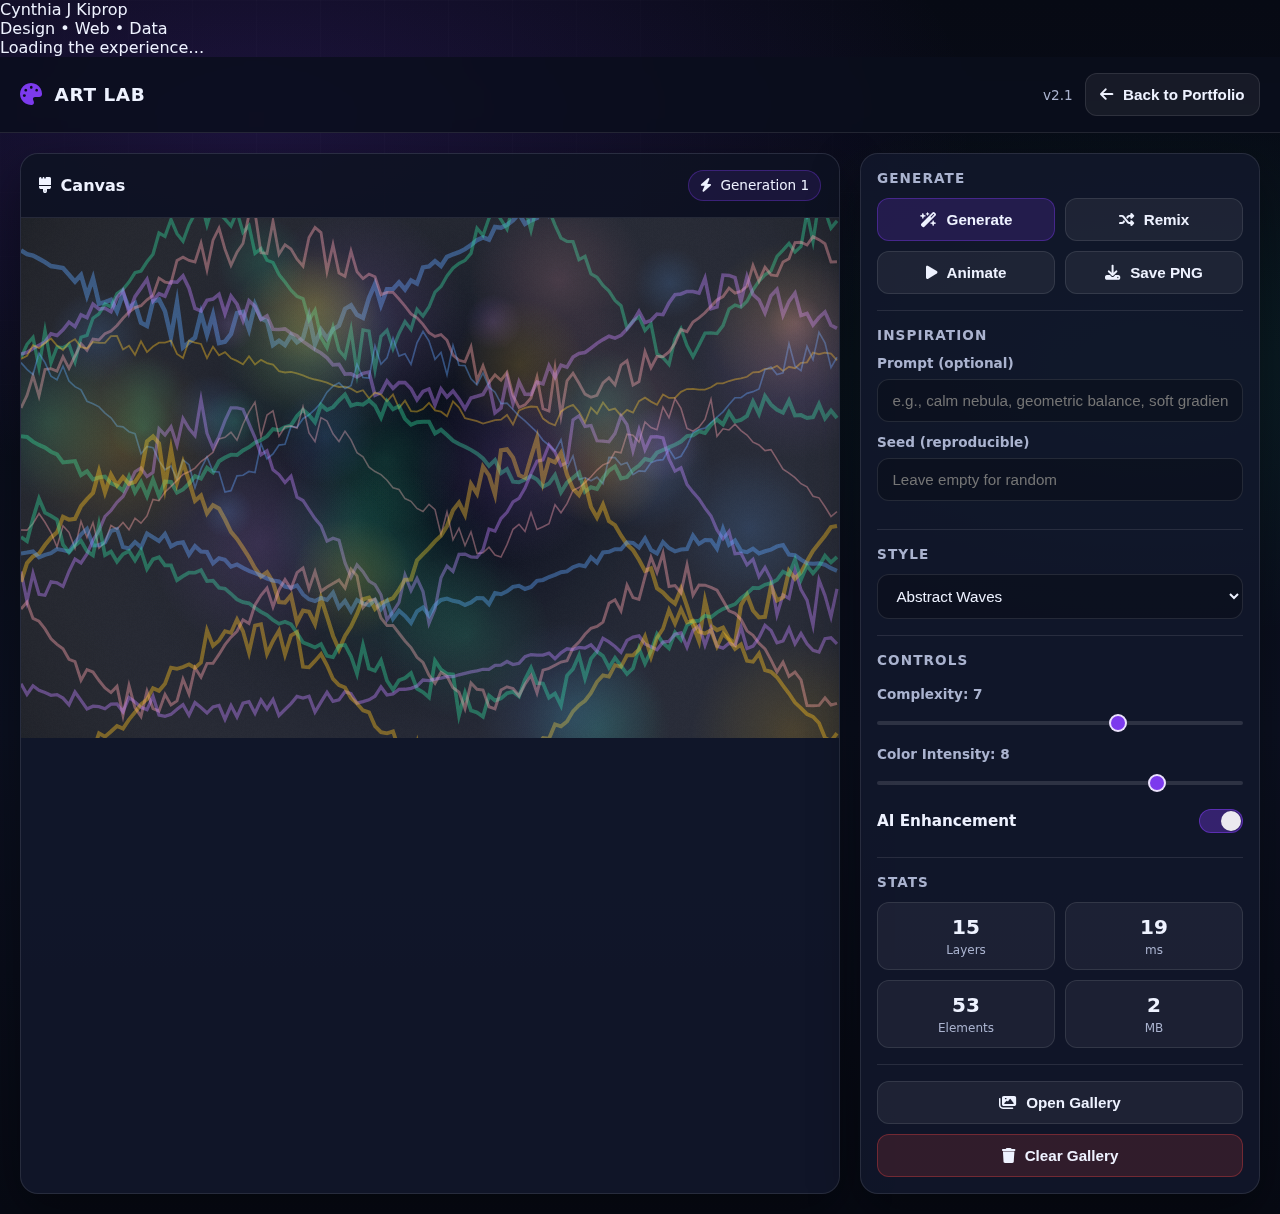
<file: Cynthia-Kiprop-Portfolio-revised/ai-art-generator.html>
<!DOCTYPE html>
<html lang="en">
  <head>
    <meta charset="UTF-8" />
    <meta name="viewport" content="width=device-width, initial-scale=1.0" />
    <title>Art Lab | Cynthia Kiprop</title>
    <link
      rel="stylesheet"
      href="https://cdnjs.cloudflare.com/ajax/libs/font-awesome/6.4.0/css/all.min.css"
    />
    <style>
      :root {
        --primary: #7c3aed; /* toned down violet */
        --secondary: #10b981;
        --accent: #f59e0b;
        --danger: #ef4444;

        --bg: #0b1020;
        --panel: rgba(18, 24, 44, 0.85);
        --border: rgba(255, 255, 255, 0.1);
        --text: #eef2ff;
        --muted: #aab3cf;

        --shadow: 0 18px 50px rgba(0, 0, 0, 0.4);
      }

      * {
        margin: 0;
        padding: 0;
        box-sizing: border-box;
      }

      body {
        background: radial-gradient(
            1200px 600px at 20% 10%,
            rgba(124, 58, 237, 0.18),
            transparent 60%
          ),
          radial-gradient(
            900px 500px at 90% 30%,
            rgba(16, 185, 129, 0.1),
            transparent 55%
          ),
          linear-gradient(180deg, #070a14, #0b1020 60%, #070a14);
        color: var(--text);
        font-family: Inter, system-ui, -apple-system, Segoe UI, Roboto, Arial,
          sans-serif;
        min-height: 100vh;
        overflow-x: hidden;
      }

      /* Subtle grid (no heavy animation) */
      .bg-grid {
        position: fixed;
        inset: 0;
        pointer-events: none;
        z-index: -1;
        opacity: 0.18;
        background-image: linear-gradient(var(--border) 1px, transparent 1px),
          linear-gradient(90deg, var(--border) 1px, transparent 1px);
        background-size: 64px 64px;
        mask-image: radial-gradient(
          circle at 30% 10%,
          black 0%,
          transparent 70%
        );
      }

      /* Header */
      .header {
        position: sticky;
        top: 0;
        z-index: 100;
        background: rgba(10, 14, 28, 0.82);
        backdrop-filter: blur(14px);
        border-bottom: 1px solid var(--border);
        padding: 1rem 1.25rem;
        display: flex;
        justify-content: space-between;
        align-items: center;
      }

      .logo {
        display: flex;
        align-items: center;
        gap: 12px;
        font-size: 1.15rem;
        font-weight: 800;
        letter-spacing: 0.6px;
      }

      .logo i {
        color: var(--primary);
        font-size: 1.35rem;
      }

      .header-right {
        display: flex;
        align-items: center;
        gap: 0.75rem;
      }

      .version {
        color: var(--muted);
        font-size: 0.85rem;
      }

      /* Layout */
      .main-container {
        max-width: 1400px;
        margin: 0 auto;
        padding: 1.25rem;
        display: grid;
        grid-template-columns: 1fr 400px;
        gap: 1.25rem;
        min-height: calc(100vh - 72px);
      }

      @media (max-width: 1024px) {
        .main-container {
          grid-template-columns: 1fr;
        }
      }

      /* Canvas Card */
      .canvas-container {
        background: var(--panel);
        border: 1px solid var(--border);
        border-radius: 18px;
        overflow: hidden;
        box-shadow: var(--shadow);
      }

      .canvas-header {
        padding: 1rem 1.1rem;
        border-bottom: 1px solid var(--border);
        display: flex;
        justify-content: space-between;
        align-items: center;
        background: rgba(0, 0, 0, 0.18);
      }

      .canvas-title {
        display: flex;
        align-items: center;
        gap: 10px;
        font-weight: 700;
      }

      .badge {
        display: inline-flex;
        align-items: center;
        gap: 8px;
        padding: 0.4rem 0.7rem;
        border-radius: 999px;
        font-size: 0.85rem;
        color: var(--text);
        border: 1px solid rgba(124, 58, 237, 0.35);
        background: rgba(124, 58, 237, 0.12);
      }

      canvas {
        width: 100%;
        height: 520px;
        display: block;
        background: #070a14;
      }

      /* Controls */
      .control-panel {
        background: var(--panel);
        border: 1px solid var(--border);
        border-radius: 18px;
        padding: 1rem;
        display: flex;
        flex-direction: column;
        gap: 1rem;
        box-shadow: var(--shadow);
      }

      .control-section {
        padding-bottom: 1rem;
        border-bottom: 1px solid var(--border);
      }
      .control-section:last-child {
        border-bottom: none;
        padding-bottom: 0;
      }

      .section-title {
        font-size: 0.85rem;
        text-transform: uppercase;
        letter-spacing: 0.08em;
        color: var(--muted);
        margin-bottom: 0.75rem;
        font-weight: 700;
      }

      .btn {
        background: rgba(255, 255, 255, 0.06);
        border: 1px solid var(--border);
        color: var(--text);
        padding: 0.75rem 0.9rem;
        border-radius: 12px;
        font-weight: 650;
        font-size: 0.95rem;
        display: flex;
        align-items: center;
        justify-content: center;
        gap: 10px;
        cursor: pointer;
        transition: transform 0.15s ease, background 0.15s ease,
          border-color 0.15s ease;
        width: 100%;
      }

      .btn:hover {
        background: rgba(255, 255, 255, 0.1);
        border-color: rgba(124, 58, 237, 0.35);
        transform: translateY(-1px);
      }
      .btn:active {
        transform: translateY(0);
      }

      .btn-primary {
        background: rgba(124, 58, 237, 0.18);
        border-color: rgba(124, 58, 237, 0.4);
      }

      .btn-danger {
        background: rgba(239, 68, 68, 0.15);
        border-color: rgba(239, 68, 68, 0.35);
      }

      .btn-group {
        display: grid;
        grid-template-columns: 1fr 1fr;
        gap: 10px;
      }

      @media (max-width: 768px) {
        .btn-group {
          grid-template-columns: 1fr;
        }
      }

      /* Inputs */
      .input-group {
        margin-bottom: 0.75rem;
      }
      .input-label {
        display: block;
        font-size: 0.85rem;
        color: var(--muted);
        margin-bottom: 8px;
        font-weight: 600;
      }

      .input-field,
      select {
        width: 100%;
        background: rgba(0, 0, 0, 0.22);
        border: 1px solid var(--border);
        border-radius: 12px;
        padding: 0.75rem 0.9rem;
        color: var(--text);
        font-size: 0.95rem;
        outline: none;
      }
      .input-field:focus,
      select:focus {
        border-color: rgba(124, 58, 237, 0.55);
        box-shadow: 0 0 0 3px rgba(124, 58, 237, 0.12);
      }

      /* Slider */
      .slider-container {
        padding: 0.35rem 0 0.75rem;
      }
      .slider {
        width: 100%;
        height: 4px;
        background: rgba(255, 255, 255, 0.12);
        border-radius: 999px;
        outline: none;
        -webkit-appearance: none;
      }
      .slider::-webkit-slider-thumb {
        -webkit-appearance: none;
        width: 18px;
        height: 18px;
        border-radius: 50%;
        background: var(--primary);
        cursor: pointer;
        border: 2px solid rgba(255, 255, 255, 0.85);
      }

      /* Toggles */
      .toggle-row {
        display: flex;
        align-items: center;
        justify-content: space-between;
        gap: 12px;
        padding: 0.5rem 0;
      }
      .toggle-label {
        color: var(--text);
        font-size: 0.95rem;
        font-weight: 600;
      }
      .toggle {
        position: relative;
        width: 44px;
        height: 24px;
      }
      .toggle input {
        display: none;
      }
      .toggle .track {
        position: absolute;
        inset: 0;
        background: rgba(255, 255, 255, 0.14);
        border: 1px solid var(--border);
        border-radius: 999px;
        transition: background 0.15s ease;
      }
      .toggle .thumb {
        position: absolute;
        top: 2px;
        left: 2px;
        width: 20px;
        height: 20px;
        background: rgba(255, 255, 255, 0.9);
        border-radius: 50%;
        transition: transform 0.15s ease;
      }
      .toggle input:checked + .track {
        background: rgba(124, 58, 237, 0.35);
        border-color: rgba(124, 58, 237, 0.55);
      }
      .toggle input:checked ~ .thumb {
        transform: translateX(20px);
      }

      /* Stats */
      .stats {
        display: grid;
        grid-template-columns: 1fr 1fr;
        gap: 10px;
      }
      .stat-item {
        background: rgba(255, 255, 255, 0.05);
        border: 1px solid var(--border);
        border-radius: 12px;
        padding: 0.75rem;
        text-align: center;
      }
      .stat-value {
        font-size: 1.25rem;
        font-weight: 800;
        color: var(--text);
      }
      .stat-label {
        font-size: 0.75rem;
        color: var(--muted);
        margin-top: 4px;
      }

      /* Loading */
      .loading-overlay {
        position: fixed;
        inset: 0;
        background: rgba(0, 0, 0, 0.7);
        display: none;
        align-items: center;
        justify-content: center;
        flex-direction: column;
        z-index: 2000;
        backdrop-filter: blur(8px);
      }
      .loading-spinner {
        width: 54px;
        height: 54px;
        border: 4px solid transparent;
        border-top-color: var(--primary);
        border-radius: 50%;
        animation: spin 1s linear infinite;
        margin-bottom: 1rem;
      }
      @keyframes spin {
        to {
          transform: rotate(360deg);
        }
      }
      .loading-text {
        color: var(--text);
        max-width: 420px;
        text-align: center;
        line-height: 1.55;
      }

      /* Toast */
      .toast {
        position: fixed;
        bottom: 1.25rem;
        right: 1.25rem;
        background: rgba(18, 24, 44, 0.92);
        border: 1px solid var(--border);
        border-radius: 12px;
        padding: 0.9rem 1rem;
        display: flex;
        align-items: center;
        gap: 10px;
        transform: translateY(20px);
        opacity: 0;
        transition: all 0.25s ease;
        z-index: 2100;
      }
      .toast.show {
        transform: translateY(0);
        opacity: 1;
      }
      .toast i {
        color: var(--secondary);
      }

      /* Gallery */
      .gallery-container {
        position: fixed;
        inset: 0;
        background: rgba(0, 0, 0, 0.82);
        backdrop-filter: blur(10px);
        z-index: 2500;
        padding: 1.25rem;
        display: none;
        flex-direction: column;
      }
      .gallery-header {
        display: flex;
        justify-content: space-between;
        align-items: center;
        gap: 12px;
        margin-bottom: 1rem;
      }
      .gallery-title {
        font-size: 1.15rem;
        font-weight: 800;
      }
      .gallery-grid {
        flex: 1;
        overflow: auto;
        display: grid;
        grid-template-columns: repeat(auto-fill, minmax(180px, 1fr));
        gap: 12px;
      }
      .gallery-item {
        border-radius: 14px;
        overflow: hidden;
        border: 1px solid var(--border);
        background: rgba(255, 255, 255, 0.04);
        cursor: pointer;
        transition: transform 0.15s ease, border-color 0.15s ease;
      }
      .gallery-item:hover {
        transform: translateY(-2px);
        border-color: rgba(124, 58, 237, 0.45);
      }
      .gallery-item img {
        width: 100%;
        height: 180px;
        object-fit: cover;
        display: block;
      }
      .gallery-meta {
        padding: 10px;
        color: var(--muted);
        font-size: 0.8rem;
        display: flex;
        justify-content: space-between;
        gap: 8px;
      }
    </style>
  </head>

  <body class="is-loading">
    <!-- Page Loader (shows ~2s) -->
    <div
      id="page-loader"
      class="page-loader"
      role="status"
      aria-live="polite"
      aria-label="Loading"
    >
      <div class="loader-backdrop"></div>

      <div class="loader-center">
        <div class="loader-orbit" aria-hidden="true"></div>
        <div class="loader-orbit orbit-2" aria-hidden="true"></div>
        <div class="loader-orbit orbit-3" aria-hidden="true"></div>

        <div class="loader-card">
          <div class="loader-brand">
            <span class="loader-mark" aria-hidden="true"></span>
            <div class="loader-text">
              <div class="loader-name">Cynthia J Kiprop</div>
              <div class="loader-tagline">Design • Web • Data</div>
            </div>
          </div>

          <div class="loader-progress" aria-hidden="true">
            <span class="loader-bar"></span>
          </div>

          <div class="loader-hint">Loading the experience…</div>
        </div>
      </div>
    </div>
    <div class="bg-grid"></div>

    <!-- Loading overlay -->
    <div class="loading-overlay" id="loadingOverlay" aria-live="polite">
      <div class="loading-spinner"></div>
      <div class="loading-text" id="loadingText">Generating…</div>
    </div>

    <!-- Gallery modal -->
    <div
      class="gallery-container"
      id="galleryContainer"
      role="dialog"
      aria-modal="true"
      aria-label="Gallery"
    >
      <div class="gallery-header">
        <h2 class="gallery-title">Gallery</h2>
        <button class="btn btn-danger" id="closeGalleryBtn">
          <i class="fas fa-times"></i> Close
        </button>
      </div>
      <div class="gallery-grid" id="galleryGrid"></div>
    </div>

    <!-- Toast -->
    <div class="toast" id="toast">
      <i class="fas fa-check-circle"></i>
      <span id="toastMessage">Done</span>
    </div>

    <!-- Header -->
    <header class="header">
      <div class="logo">
        <i class="fas fa-palette"></i>
        <span>ART LAB</span>
      </div>
      <div class="header-right">
        <span class="version">v2.1</span>
        <button class="btn" onclick="window.open('index.html', '_self')">
          <i class="fas fa-arrow-left"></i> Back to Portfolio
        </button>
      </div>
    </header>

    <!-- Main -->
    <main class="main-container">
      <!-- Canvas -->
      <section class="canvas-container">
        <div class="canvas-header">
          <div class="canvas-title">
            <i class="fas fa-brush"></i>
            <span>Canvas</span>
          </div>
          <div class="badge">
            <i class="fas fa-bolt"></i>
            <span>Generation <span id="generationCount">1</span></span>
          </div>
        </div>
        <canvas id="artCanvas"></canvas>
      </section>

      <!-- Controls -->
      <aside class="control-panel">
        <div class="control-section">
          <h3 class="section-title">Generate</h3>
          <div class="btn-group">
            <button class="btn btn-primary" id="generateBtn">
              <i class="fas fa-wand-magic-sparkles"></i> Generate
            </button>
            <button class="btn" id="remixBtn">
              <i class="fas fa-shuffle"></i> Remix
            </button>
          </div>
          <div class="btn-group" style="margin-top: 10px">
            <button class="btn" id="animateBtn">
              <i class="fas fa-play"></i> Animate
            </button>
            <button class="btn" id="saveBtn">
              <i class="fas fa-download"></i> Save PNG
            </button>
          </div>
        </div>

        <div class="control-section">
          <h3 class="section-title">Inspiration</h3>
          <div class="input-group">
            <label class="input-label" for="promptInput"
              >Prompt (optional)</label
            >
            <input
              type="text"
              class="input-field"
              id="promptInput"
              placeholder="e.g., calm nebula, geometric balance, soft gradients"
            />
          </div>
          <div class="input-group">
            <label class="input-label" for="seedInput"
              >Seed (reproducible)</label
            >
            <input
              type="text"
              class="input-field"
              id="seedInput"
              placeholder="Leave empty for random"
            />
          </div>
        </div>

        <div class="control-section">
          <h3 class="section-title">Style</h3>
          <select id="styleSelect" class="input-field" aria-label="Art style">
            <option value="abstract">Abstract Waves</option>
            <option value="cyberpunk">Cyberpunk City</option>
            <option value="cosmic">Cosmic Nebula</option>
            <option value="fluid">Fluid Paint</option>
            <option value="geometric">Geometric Harmony</option>
            <option value="organic">Organic Growth</option>
            <option value="neural">Neural Network</option>
            <option value="surreal">Surreal Dream</option>
          </select>
        </div>

        <div class="control-section">
          <h3 class="section-title">Controls</h3>

          <div class="slider-container">
            <div class="input-label">
              Complexity: <span id="complexityValue">7</span>
            </div>
            <input
              type="range"
              class="slider"
              id="complexitySlider"
              min="1"
              max="10"
              value="7"
            />
          </div>

          <div class="slider-container">
            <div class="input-label">
              Color Intensity: <span id="intensityValue">8</span>
            </div>
            <input
              type="range"
              class="slider"
              id="intensitySlider"
              min="1"
              max="10"
              value="8"
            />
          </div>

          <div class="toggle-row">
            <span class="toggle-label">AI Enhancement</span>
            <div class="toggle" title="Subtle post-processing polish">
              <input type="checkbox" id="aiModeToggle" checked />
              <span class="track"></span>
              <span class="thumb"></span>
            </div>
          </div>
        </div>

        <div class="control-section">
          <h3 class="section-title">Stats</h3>
          <div class="stats">
            <div class="stat-item">
              <div class="stat-value" id="layerCount">0</div>
              <div class="stat-label">Layers</div>
            </div>
            <div class="stat-item">
              <div class="stat-value" id="renderTime">0</div>
              <div class="stat-label">ms</div>
            </div>
            <div class="stat-item">
              <div class="stat-value" id="particleCount">0</div>
              <div class="stat-label">Elements</div>
            </div>
            <div class="stat-item">
              <div class="stat-value" id="memoryUsage">0</div>
              <div class="stat-label">MB</div>
            </div>
          </div>
        </div>

        <div class="control-section">
          <button class="btn" id="galleryBtn">
            <i class="fas fa-images"></i> Open Gallery
          </button>
          <button
            class="btn btn-danger"
            id="clearGalleryBtn"
            style="margin-top: 10px"
          >
            <i class="fas fa-trash"></i> Clear Gallery
          </button>
        </div>
      </aside>
    </main>

    <script>
      // -----------------------------
      // Small utilities (seeded RNG)
      // -----------------------------
      function hashStringToUint(str) {
        // FNV-1a-ish
        let h = 2166136261 >>> 0;
        for (let i = 0; i < str.length; i++) {
          h ^= str.charCodeAt(i);
          h = Math.imul(h, 16777619);
        }
        return h >>> 0;
      }

      function mulberry32(seed) {
        let a = seed >>> 0;
        return function () {
          a |= 0;
          a = (a + 0x6d2b79f5) | 0;
          let t = Math.imul(a ^ (a >>> 15), 1 | a);
          t = (t + Math.imul(t ^ (t >>> 7), 61 | t)) ^ t;
          return ((t ^ (t >>> 14)) >>> 0) / 4294967296;
        };
      }

      function clamp(n, min, max) {
        return Math.max(min, Math.min(max, n));
      }

      function lerp(a, b, t) {
        return a + (b - a) * t;
      }

      function nowMs() {
        return Math.round(performance.now());
      }

      // -----------------------------
      // Main App
      // -----------------------------
      class ArtLab {
        constructor() {
          this.canvas = document.getElementById("artCanvas");
          this.ctx = this.canvas.getContext("2d", { alpha: false });

          this.generation = 1;
          this.complexity = 7;
          this.intensity = 8;
          this.isAnimating = false;

          this.animFrame = null;
          this.animT = 0;

          // click interactions
          this.ripples = [];
          this.mouseTrail = [];

          // gallery
          this.gallery = JSON.parse(
            localStorage.getItem("artlab_gallery") || "[]"
          );

          // internal render stats
          this.lastLayers = 0;
          this.lastElements = 0;

          this.bindUI();
          this.resizeCanvas();
          window.addEventListener("resize", () => this.resizeCanvas());

          // initial render
          this.generate({ withLoading: false, saveToGallery: false });
          this.updateStats(0);
          this.updateGenerationLabel();
        }

        bindUI() {
          this.$ = (id) => document.getElementById(id);

          this.$("generateBtn").addEventListener("click", () =>
            this.generate({ withLoading: true, saveToGallery: true })
          );
          this.$("remixBtn").addEventListener("click", () => this.remix());
          this.$("animateBtn").addEventListener("click", () =>
            this.toggleAnimation()
          );
          this.$("saveBtn").addEventListener("click", () => this.savePNG());
          this.$("galleryBtn").addEventListener("click", () =>
            this.openGallery()
          );
          this.$("closeGalleryBtn").addEventListener("click", () =>
            this.closeGallery()
          );
          this.$("clearGalleryBtn").addEventListener("click", () =>
            this.clearGallery()
          );

          this.$("complexitySlider").addEventListener("input", (e) => {
            this.complexity = parseInt(e.target.value, 10);
            this.$("complexityValue").textContent = this.complexity;
            if (!this.isAnimating)
              this.generate({ withLoading: false, saveToGallery: false });
          });

          this.$("intensitySlider").addEventListener("input", (e) => {
            this.intensity = parseInt(e.target.value, 10);
            this.$("intensityValue").textContent = this.intensity;
            if (!this.isAnimating)
              this.generate({ withLoading: false, saveToGallery: false });
          });

          this.$("styleSelect").addEventListener("change", () => {
            if (!this.isAnimating)
              this.generate({ withLoading: false, saveToGallery: false });
          });

          // Canvas interactions (practical + lightweight)
          this.canvas.addEventListener("click", (e) => this.onCanvasClick(e));
          this.canvas.addEventListener("mousemove", (e) =>
            this.onCanvasMove(e)
          );

          // escape closes gallery
          document.addEventListener("keydown", (e) => {
            if (e.key === "Escape") this.closeGallery();
          });
        }

        resizeCanvas() {
          const dpr = window.devicePixelRatio || 1;
          const container = this.canvas.parentElement;
          const rect = container.getBoundingClientRect();

          const cssW = Math.max(320, Math.floor(rect.width));
          const cssH = 520;

          // prevent cumulative scale bug
          this.canvas.style.width = cssW + "px";
          this.canvas.style.height = cssH + "px";
          this.canvas.width = Math.floor(cssW * dpr);
          this.canvas.height = Math.floor(cssH * dpr);

          this.ctx.setTransform(dpr, 0, 0, dpr, 0, 0);

          if (!this.isAnimating)
            this.generate({ withLoading: false, saveToGallery: false });
        }

        getSeededRng() {
          const prompt = (this.$("promptInput").value || "")
            .trim()
            .toLowerCase();
          const seedText = (this.$("seedInput").value || "").trim();

          const base = seedText ? seedText : String(Date.now());
          const combined = `${base}::${prompt}::${this.$("styleSelect").value}`;

          const seed = hashStringToUint(combined);
          return { rng: mulberry32(seed), seed };
        }

        paletteFromPrompt(rng, prompt) {
          // prompt influences palette selection in a simple, practical way
          const palettes = [
            ["#7c3aed", "#10b981", "#f59e0b", "#60a5fa", "#f472b6"],
            ["#0ea5e9", "#22c55e", "#a855f7", "#f97316", "#eab308"],
            ["#60a5fa", "#34d399", "#fda4af", "#c084fc", "#fbbf24"],
            ["#94a3b8", "#7c3aed", "#10b981", "#f59e0b", "#ef4444"],
            ["#38bdf8", "#a78bfa", "#fb7185", "#4ade80", "#facc15"],
          ];
          const idx = Math.floor(rng() * palettes.length);

          // if prompt includes mood words, nudge index
          const p = prompt.toLowerCase();
          let nudge = 0;
          if (p.includes("calm") || p.includes("soft") || p.includes("minimal"))
            nudge = 3;
          if (
            p.includes("neon") ||
            p.includes("cyber") ||
            p.includes("electric")
          )
            nudge = 1;
          if (
            p.includes("cosmic") ||
            p.includes("nebula") ||
            p.includes("space")
          )
            nudge = 2;

          return palettes[(idx + nudge) % palettes.length];
        }

        showLoading(message = "Generating…") {
          this.$("loadingText").textContent = message;
          this.$("loadingOverlay").style.display = "flex";
        }

        hideLoading() {
          this.$("loadingOverlay").style.display = "none";
        }

        toast(message) {
          const t = this.$("toast");
          this.$("toastMessage").textContent = message;
          t.classList.add("show");
          clearTimeout(this._toastTimer);
          this._toastTimer = setTimeout(() => t.classList.remove("show"), 2400);
        }

        updateGenerationLabel() {
          this.$("generationCount").textContent = String(this.generation);
        }

        updateStats(renderTimeMs) {
          this.$("renderTime").textContent = String(renderTimeMs);
          this.$("layerCount").textContent = String(this.lastLayers);
          this.$("particleCount").textContent = String(this.lastElements);

          const mb = Math.round(
            (this.canvas.width * this.canvas.height * 4) / (1024 * 1024)
          );
          this.$("memoryUsage").textContent = String(mb);
        }

        onCanvasClick(e) {
          const rect = this.canvas.getBoundingClientRect();
          const x = e.clientX - rect.left;
          const y = e.clientY - rect.top;

          this.ripples.push({ x, y, r: 0, a: 0.9 });
          this.toast("Interaction added");
          if (!this.isAnimating)
            this.generate({ withLoading: false, saveToGallery: false });
        }

        onCanvasMove(e) {
          const rect = this.canvas.getBoundingClientRect();
          const x = e.clientX - rect.left;
          const y = e.clientY - rect.top;

          // light trail (practical and cheap)
          this.mouseTrail.push({ x, y, life: 1.0 });
          if (this.mouseTrail.length > 140) this.mouseTrail.shift();
        }

        clearCanvasBg(palette) {
          const w = this.canvas.clientWidth;
          const h = this.canvas.clientHeight;
          const g = this.ctx.createLinearGradient(0, 0, w, h);
          g.addColorStop(0, "#070a14");
          g.addColorStop(1, "#0b1020");
          this.ctx.fillStyle = g;
          this.ctx.fillRect(0, 0, w, h);

          // subtle vignette
          const v = this.ctx.createRadialGradient(
            w / 2,
            h / 2,
            60,
            w / 2,
            h / 2,
            Math.max(w, h) / 1.2
          );
          v.addColorStop(0, "rgba(255,255,255,0.02)");
          v.addColorStop(1, "rgba(0,0,0,0.55)");
          this.ctx.fillStyle = v;
          this.ctx.fillRect(0, 0, w, h);
        }

        applyAIEnhancement() {
          // practical "AI" polish: contrast + mild grain + edge glow (very subtle)
          const w = this.canvas.clientWidth;
          const h = this.canvas.clientHeight;
          const img = this.ctx.getImageData(0, 0, w, h);
          const d = img.data;

          const contrast = 1.06;
          const brightness = 2; // tiny lift

          for (let i = 0; i < d.length; i += 4) {
            // contrast around 128
            d[i] = clamp((d[i] - 128) * contrast + 128 + brightness, 0, 255);
            d[i + 1] = clamp(
              (d[i + 1] - 128) * contrast + 128 + brightness,
              0,
              255
            );
            d[i + 2] = clamp(
              (d[i + 2] - 128) * contrast + 128 + brightness,
              0,
              255
            );

            // subtle grain
            const n = (Math.random() - 0.5) * 3;
            d[i] = clamp(d[i] + n, 0, 255);
            d[i + 1] = clamp(d[i + 1] + n, 0, 255);
            d[i + 2] = clamp(d[i + 2] + n, 0, 255);
          }

          this.ctx.putImageData(img, 0, 0);
        }

        drawRipples(palette) {
          const ctx = this.ctx;
          for (const rp of this.ripples) {
            ctx.beginPath();
            ctx.arc(rp.x, rp.y, rp.r, 0, Math.PI * 2);
            ctx.strokeStyle = `rgba(124,58,237,${rp.a})`;
            ctx.lineWidth = 2;
            ctx.stroke();

            rp.r += 6;
            rp.a -= 0.03;
          }
          this.ripples = this.ripples.filter((r) => r.a > 0);
        }

        drawTrail(palette) {
          const ctx = this.ctx;
          for (const p of this.mouseTrail) {
            ctx.fillStyle = `rgba(96,165,250,${p.life * 0.18})`;
            ctx.beginPath();
            ctx.arc(p.x, p.y, 2.2, 0, Math.PI * 2);
            ctx.fill();
            p.life -= 0.03;
          }
          this.mouseTrail = this.mouseTrail.filter((p) => p.life > 0);
        }

        // -----------------------------
        // Generators (all implemented)
        // -----------------------------
        generateAbstract({ rng, palette }) {
          const ctx = this.ctx;
          const w = this.canvas.clientWidth;
          const h = this.canvas.clientHeight;
          const layers = 4 + Math.floor(this.complexity * 1.6);
          let elements = 0;

          // waves
          for (let i = 0; i < layers; i++) {
            const baseY = (i + 1) * (h / (layers + 1));
            const amp = lerp(12, 85, this.intensity / 10) * (0.5 + rng());
            const freq = lerp(0.006, 0.02, rng());
            const thickness = lerp(1.5, 4.5, rng());

            ctx.beginPath();
            for (let x = 0; x <= w; x += 6) {
              const y =
                baseY +
                Math.sin(x * freq + this.animT * 0.7 + i) *
                  amp *
                  (0.6 + rng() * 0.6);
              if (x === 0) ctx.moveTo(x, y);
              else ctx.lineTo(x, y);
            }

            const c = palette[i % palette.length];
            ctx.strokeStyle = this.hexToRgba(
              c,
              0.22 + (this.intensity / 10) * 0.22
            );
            ctx.lineWidth = thickness;
            ctx.stroke();
            elements++;
          }

          // soft blobs
          const blobCount = 10 + this.complexity * 4;
          for (let i = 0; i < blobCount; i++) {
            const x = rng() * w;
            const y = rng() * h;
            const r = lerp(20, 140, rng()) * (this.intensity / 10);
            const c = palette[Math.floor(rng() * palette.length)];
            const g = ctx.createRadialGradient(x, y, 0, x, y, r);
            g.addColorStop(0, this.hexToRgba(c, 0.16));
            g.addColorStop(1, this.hexToRgba(c, 0.0));
            ctx.fillStyle = g;
            ctx.beginPath();
            ctx.arc(x, y, r, 0, Math.PI * 2);
            ctx.fill();
            elements++;
          }

          return { layers, elements };
        }

        generateCyberpunk({ rng, palette }) {
          const ctx = this.ctx;
          const w = this.canvas.clientWidth;
          const h = this.canvas.clientHeight;
          let elements = 0;

          // subtle horizon glow
          const g = ctx.createLinearGradient(0, 0, 0, h);
          g.addColorStop(0, "#070a14");
          g.addColorStop(0.7, "#0b1020");
          g.addColorStop(1, "rgba(124,58,237,0.10)");
          ctx.fillStyle = g;
          ctx.fillRect(0, 0, w, h);

          // grid floor (toned down)
          ctx.strokeStyle = "rgba(56,189,248,0.10)";
          ctx.lineWidth = 1;
          const grid = 48;
          for (let x = 0; x <= w; x += grid) {
            ctx.beginPath();
            ctx.moveTo(x, h * 0.55);
            ctx.lineTo(x, h);
            ctx.stroke();
            elements++;
          }
          for (let y = h * 0.55; y <= h; y += grid) {
            ctx.beginPath();
            ctx.moveTo(0, y);
            ctx.lineTo(w, y);
            ctx.stroke();
            elements++;
          }

          // skyline
          const buildings = 6 + this.complexity;
          for (let i = 0; i < buildings; i++) {
            const bw = lerp(40, 90, rng());
            const bx = (i / buildings) * w + lerp(-20, 20, rng());
            const bh = lerp(120, 360, rng());
            const by = h * 0.55 - bh;

            ctx.fillStyle = "rgba(255,255,255,0.05)";
            ctx.fillRect(bx, by, bw, bh);
            elements++;

            // windows
            const rows = Math.floor(bh / 18);
            const cols = Math.floor(bw / 14);
            const winColor = this.hexToRgba(palette[i % palette.length], 0.22);
            ctx.fillStyle = winColor;

            for (let r = 0; r < rows; r++) {
              for (let c = 0; c < cols; c++) {
                if (rng() > 0.55) continue;
                const wx = bx + 4 + c * 14;
                const wy = by + 6 + r * 18;
                ctx.fillRect(wx, wy, 7, 10);
                elements++;
              }
            }
          }

          // signs (small accent)
          const signCount = 4 + Math.floor(this.complexity / 2);
          for (let i = 0; i < signCount; i++) {
            const x = rng() * w * 0.85;
            const y = rng() * h * 0.45 + 30;
            const sw = lerp(60, 140, rng());
            const sh = lerp(14, 26, rng());
            const c = palette[Math.floor(rng() * palette.length)];
            ctx.fillStyle = this.hexToRgba(
              c,
              0.22 + (this.intensity / 10) * 0.08
            );
            ctx.fillRect(x, y, sw, sh);
            elements++;
          }

          return { layers: 3 + Math.floor(this.complexity / 3), elements };
        }

        generateCosmic({ rng, palette }) {
          const ctx = this.ctx;
          const w = this.canvas.clientWidth;
          const h = this.canvas.clientHeight;
          let elements = 0;

          const bg = ctx.createRadialGradient(
            w / 2,
            h / 2,
            20,
            w / 2,
            h / 2,
            Math.max(w, h) / 1.1
          );
          bg.addColorStop(0, "rgba(96,165,250,0.06)");
          bg.addColorStop(1, "rgba(0,0,0,0.75)");
          ctx.fillStyle = bg;
          ctx.fillRect(0, 0, w, h);

          // stars
          const stars = 160 + this.complexity * 55;
          for (let i = 0; i < stars; i++) {
            const x = rng() * w;
            const y = rng() * h;
            const r = rng() * 1.6 + 0.2;
            const a = 0.25 + rng() * 0.6;
            ctx.fillStyle = `rgba(255,255,255,${a})`;
            ctx.beginPath();
            ctx.arc(x, y, r, 0, Math.PI * 2);
            ctx.fill();
            elements++;
          }

          // nebula blobs
          const blobs = 4 + Math.floor(this.complexity / 2);
          for (let i = 0; i < blobs; i++) {
            const x = rng() * w;
            const y = rng() * h;
            const r = lerp(90, 240, rng());
            const c = palette[Math.floor(rng() * palette.length)];
            const g = ctx.createRadialGradient(x, y, 0, x, y, r);
            g.addColorStop(
              0,
              this.hexToRgba(c, 0.18 + (this.intensity / 10) * 0.1)
            );
            g.addColorStop(1, this.hexToRgba(c, 0.0));
            ctx.fillStyle = g;
            ctx.beginPath();
            ctx.arc(x, y, r, 0, Math.PI * 2);
            ctx.fill();
            elements++;
          }

          // planet
          if (this.complexity >= 6) {
            const px = w * (0.25 + rng() * 0.5);
            const py = h * (0.25 + rng() * 0.4);
            const pr = lerp(28, 70, rng());
            const c1 = palette[Math.floor(rng() * palette.length)];
            const c2 = palette[Math.floor(rng() * palette.length)];
            const pg = ctx.createRadialGradient(
              px - pr * 0.3,
              py - pr * 0.3,
              0,
              px,
              py,
              pr
            );
            pg.addColorStop(0, this.hexToRgba(c1, 0.95));
            pg.addColorStop(1, this.hexToRgba(c2, 0.95));
            ctx.fillStyle = pg;
            ctx.beginPath();
            ctx.arc(px, py, pr, 0, Math.PI * 2);
            ctx.fill();
            elements++;

            // ring
            ctx.strokeStyle = this.hexToRgba("#ffffff", 0.12);
            ctx.lineWidth = 2;
            ctx.beginPath();
            ctx.ellipse(px, py, pr * 1.5, pr * 0.55, -0.3, 0, Math.PI * 2);
            ctx.stroke();
            elements++;
          }

          return { layers: 3 + Math.floor(this.complexity / 2), elements };
        }

        generateFluid({ rng, palette }) {
          const ctx = this.ctx;
          const w = this.canvas.clientWidth;
          const h = this.canvas.clientHeight;
          let elements = 0;

          // fluid cells using layered bezier "pours"
          const pours = 6 + this.complexity * 2;
          for (let i = 0; i < pours; i++) {
            const c = palette[Math.floor(rng() * palette.length)];
            const alpha = 0.1 + (this.intensity / 10) * 0.14;
            ctx.fillStyle = this.hexToRgba(c, alpha);

            const x0 = rng() * w;
            const y0 = rng() * h;
            const x1 = x0 + lerp(-220, 220, rng());
            const y1 = y0 + lerp(120, 320, rng());
            const x2 = x0 + lerp(-240, 240, rng());
            const y2 = y0 + lerp(-320, -120, rng());
            const r = lerp(80, 200, rng());

            ctx.beginPath();
            ctx.moveTo(x0, y0);
            ctx.bezierCurveTo(x1, y0 - r, x2, y0 + r, x0, y1);
            ctx.bezierCurveTo(x2 + r, y2, x1 - r, y1, x0, y0);
            ctx.closePath();
            ctx.fill();
            elements++;
          }

          // highlight strokes
          ctx.lineWidth = 1.25;
          ctx.strokeStyle = "rgba(255,255,255,0.08)";
          for (let i = 0; i < 6; i++) {
            ctx.beginPath();
            const y = (i + 1) * (h / 7);
            for (let x = 0; x <= w; x += 10) {
              const yy =
                y + Math.sin(x * 0.012 + this.animT + i) * (10 + rng() * 18);
              if (x === 0) ctx.moveTo(x, yy);
              else ctx.lineTo(x, yy);
            }
            ctx.stroke();
            elements++;
          }

          return { layers: 3 + Math.floor(this.complexity / 2), elements };
        }

        generateGeometric({ rng, palette }) {
          const ctx = this.ctx;
          const w = this.canvas.clientWidth;
          const h = this.canvas.clientHeight;
          let elements = 0;

          const shapes = 20 + this.complexity * 10;
          for (let i = 0; i < shapes; i++) {
            const x = rng() * w;
            const y = rng() * h;
            const size = lerp(12, 90, rng()) * (this.intensity / 10);
            const rot = rng() * Math.PI * 2;
            const c = palette[Math.floor(rng() * palette.length)];
            const a = 0.1 + (this.intensity / 10) * 0.14;

            ctx.save();
            ctx.translate(x, y);
            ctx.rotate(rot);

            ctx.strokeStyle = this.hexToRgba(c, a + 0.1);
            ctx.fillStyle = this.hexToRgba(c, a);
            ctx.lineWidth = 1.5;

            const kind = Math.floor(rng() * 3);
            if (kind === 0) {
              ctx.beginPath();
              ctx.rect(-size / 2, -size / 2, size, size);
              ctx.fill();
              ctx.stroke();
            } else if (kind === 1) {
              ctx.beginPath();
              ctx.moveTo(0, -size / 2);
              ctx.lineTo(size / 2, size / 2);
              ctx.lineTo(-size / 2, size / 2);
              ctx.closePath();
              ctx.fill();
              ctx.stroke();
            } else {
              ctx.beginPath();
              ctx.arc(0, 0, size / 2, 0, Math.PI * 2);
              ctx.fill();
              ctx.stroke();
            }

            ctx.restore();
            elements++;
          }

          // connecting lines
          const lineCount = 10 + this.complexity * 3;
          ctx.strokeStyle = "rgba(255,255,255,0.05)";
          ctx.lineWidth = 1;
          for (let i = 0; i < lineCount; i++) {
            ctx.beginPath();
            ctx.moveTo(rng() * w, rng() * h);
            ctx.lineTo(rng() * w, rng() * h);
            ctx.stroke();
            elements++;
          }

          return { layers: 4 + Math.floor(this.complexity / 2), elements };
        }

        generateOrganic({ rng, palette }) {
          const ctx = this.ctx;
          const w = this.canvas.clientWidth;
          const h = this.canvas.clientHeight;
          let elements = 0;

          // branching growth (L-system-ish but simple)
          const branches = 4 + Math.floor(this.complexity / 2);
          for (let b = 0; b < branches; b++) {
            const startX = rng() * w;
            const startY = h * (0.72 + rng() * 0.22);
            let angle = -Math.PI / 2 + lerp(-0.4, 0.4, rng());
            let len = lerp(60, 130, rng());
            let x = startX,
              y = startY;
            const steps = 14 + this.complexity * 4;

            ctx.strokeStyle = this.hexToRgba(
              palette[b % palette.length],
              0.2 + (this.intensity / 10) * 0.08
            );
            ctx.lineWidth = 2;

            ctx.beginPath();
            ctx.moveTo(x, y);

            for (let i = 0; i < steps; i++) {
              angle += lerp(-0.28, 0.28, rng());
              const nx = x + Math.cos(angle) * len;
              const ny = y + Math.sin(angle) * len;
              ctx.lineTo(nx, ny);

              // leaves
              if (rng() > 0.7) {
                ctx.save();
                ctx.fillStyle = this.hexToRgba(
                  palette[Math.floor(rng() * palette.length)],
                  0.14
                );
                ctx.beginPath();
                ctx.arc(nx, ny, lerp(6, 18, rng()), 0, Math.PI * 2);
                ctx.fill();
                ctx.restore();
                elements++;
              }

              x = nx;
              y = ny;
              len *= 0.88;
              elements++;
            }

            ctx.stroke();
            elements++;
          }

          return { layers: branches, elements };
        }

        generateNeural({ rng, palette }) {
          const ctx = this.ctx;
          const w = this.canvas.clientWidth;
          const h = this.canvas.clientHeight;
          let elements = 0;

          // nodes
          const nodes = 18 + this.complexity * 6;
          const pts = [];
          for (let i = 0; i < nodes; i++) {
            pts.push({
              x: rng() * w,
              y: rng() * h,
              r: lerp(3, 9, rng()) * (this.intensity / 10),
              c: palette[Math.floor(rng() * palette.length)],
            });
          }

          // connections
          ctx.lineWidth = 1;
          for (let i = 0; i < pts.length; i++) {
            const a = pts[i];
            for (let k = 0; k < 3; k++) {
              const j = Math.floor(rng() * pts.length);
              const b = pts[j];
              const dx = a.x - b.x;
              const dy = a.y - b.y;
              const dist = Math.sqrt(dx * dx + dy * dy);
              if (dist > 260) continue;

              const alpha = (1 - dist / 260) * 0.18 * (this.intensity / 10);
              ctx.strokeStyle = this.hexToRgba(a.c, alpha);
              ctx.beginPath();
              ctx.moveTo(a.x, a.y);
              ctx.lineTo(b.x, b.y);
              ctx.stroke();
              elements++;
            }
          }

          // draw nodes
          for (const p of pts) {
            const g = ctx.createRadialGradient(p.x, p.y, 0, p.x, p.y, p.r * 3);
            g.addColorStop(0, this.hexToRgba(p.c, 0.35));
            g.addColorStop(1, this.hexToRgba(p.c, 0));
            ctx.fillStyle = g;
            ctx.beginPath();
            ctx.arc(p.x, p.y, p.r * 3, 0, Math.PI * 2);
            ctx.fill();
            elements++;

            ctx.fillStyle = this.hexToRgba("#ffffff", 0.22);
            ctx.beginPath();
            ctx.arc(p.x, p.y, p.r, 0, Math.PI * 2);
            ctx.fill();
            elements++;
          }

          return { layers: 3 + Math.floor(this.complexity / 2), elements };
        }

        generateSurreal({ rng, palette }) {
          const ctx = this.ctx;
          const w = this.canvas.clientWidth;
          const h = this.canvas.clientHeight;
          let elements = 0;

          // dream gradient
          const bg = ctx.createLinearGradient(0, 0, w, h);
          const c1 = palette[Math.floor(rng() * palette.length)];
          const c2 = palette[Math.floor(rng() * palette.length)];
          bg.addColorStop(0, this.hexToRgba(c1, 0.14));
          bg.addColorStop(1, this.hexToRgba(c2, 0.1));
          ctx.fillStyle = bg;
          ctx.fillRect(0, 0, w, h);
          elements++;

          // floating "portals"
          const portals = 6 + this.complexity;
          for (let i = 0; i < portals; i++) {
            const x = rng() * w;
            const y = rng() * h;
            const rw = lerp(40, 130, rng());
            const rh = lerp(30, 110, rng());
            const rot = lerp(-0.8, 0.8, rng());
            const c = palette[Math.floor(rng() * palette.length)];
            const a = 0.18 + (this.intensity / 10) * 0.1;

            ctx.save();
            ctx.translate(x, y);
            ctx.rotate(rot);
            const g = ctx.createRadialGradient(0, 0, 0, 0, 0, Math.max(rw, rh));
            g.addColorStop(0, this.hexToRgba(c, a));
            g.addColorStop(1, this.hexToRgba(c, 0));
            ctx.fillStyle = g;

            ctx.beginPath();
            ctx.ellipse(0, 0, rw, rh, 0, 0, Math.PI * 2);
            ctx.fill();
            ctx.restore();
            elements++;
          }

          // thin scribble lines
          ctx.strokeStyle = "rgba(255,255,255,0.06)";
          ctx.lineWidth = 1.2;
          const lines = 8 + this.complexity * 2;
          for (let i = 0; i < lines; i++) {
            ctx.beginPath();
            const sx = rng() * w;
            const sy = rng() * h;
            ctx.moveTo(sx, sy);
            const seg = 8 + Math.floor(rng() * 10);
            for (let j = 0; j < seg; j++) {
              ctx.lineTo(
                sx + lerp(-160, 160, rng()),
                sy + lerp(-140, 140, rng())
              );
            }
            ctx.stroke();
            elements++;
          }

          return { layers: 3 + Math.floor(this.complexity / 2), elements };
        }

        hexToRgba(hex, a) {
          const h = hex.replace("#", "");
          const bigint = parseInt(
            h.length === 3
              ? h
                  .split("")
                  .map((ch) => ch + ch)
                  .join("")
              : h,
            16
          );
          const r = (bigint >> 16) & 255;
          const g = (bigint >> 8) & 255;
          const b = bigint & 255;
          return `rgba(${r},${g},${b},${a})`;
        }

        // -----------------------------
        // Main render entry
        // -----------------------------
        generate({ withLoading, saveToGallery }) {
          if (withLoading && !this.isAnimating) {
            const msgs = [
              "Generating composition…",
              "Balancing colors…",
              "Placing elements…",
              "Rendering details…",
            ];
            this.showLoading(msgs[Math.floor(Math.random() * msgs.length)]);
          }

          const start = performance.now();

          // Seeded RNG for reproducibility
          const prompt = (this.$("promptInput").value || "").trim();
          const { rng } = this.getSeededRng();
          const palette = this.paletteFromPrompt(rng, prompt);

          this.clearCanvasBg(palette);

          const style = this.$("styleSelect").value;
          let result = { layers: 0, elements: 0 };

          switch (style) {
            case "abstract":
              result = this.generateAbstract({ rng, palette });
              break;
            case "cyberpunk":
              result = this.generateCyberpunk({ rng, palette });
              break;
            case "cosmic":
              result = this.generateCosmic({ rng, palette });
              break;
            case "fluid":
              result = this.generateFluid({ rng, palette });
              break;
            case "geometric":
              result = this.generateGeometric({ rng, palette });
              break;
            case "organic":
              result = this.generateOrganic({ rng, palette });
              break;
            case "neural":
              result = this.generateNeural({ rng, palette });
              break;
            case "surreal":
              result = this.generateSurreal({ rng, palette });
              break;
          }

          // overlay interactions
          this.drawTrail(palette);
          this.drawRipples(palette);

          // optional enhancement (practical + subtle)
          if (this.$("aiModeToggle").checked) this.applyAIEnhancement();

          const renderTime = Math.round(performance.now() - start);

          this.lastLayers = result.layers;
          this.lastElements =
            result.elements + this.ripples.length + this.mouseTrail.length;

          this.updateStats(renderTime);

          if (withLoading && !this.isAnimating) {
            setTimeout(() => this.hideLoading(), 240);
          }

          if (saveToGallery && !this.isAnimating) {
            this.saveToGallery();
            this.toast("Generated + saved to gallery");
            this.generation++;
            this.updateGenerationLabel();
          } else if (!this.isAnimating) {
            // keep gen label stable unless user generates
            this.updateGenerationLabel();
          }
        }

        remix() {
          // practical remix: random sliders + style, seed & prompt suggestions
          const styles = Array.from(this.$("styleSelect").options);
          this.$("styleSelect").selectedIndex = Math.floor(
            Math.random() * styles.length
          );

          const c = Math.floor(Math.random() * 10) + 1;
          const i = Math.floor(Math.random() * 10) + 1;
          this.$("complexitySlider").value = c;
          this.$("intensitySlider").value = i;
          this.complexity = c;
          this.intensity = i;
          this.$("complexityValue").textContent = c;
          this.$("intensityValue").textContent = i;

          const prompts = [
            "soft nebula haze",
            "geometric balance",
            "calm minimal gradients",
            "organic branching lines",
            "dreamy portals and fog",
            "night skyline reflections",
            "fluid paint pour",
            "subtle neural connections",
          ];
          this.$("promptInput").value =
            prompts[Math.floor(Math.random() * prompts.length)];
          this.$("seedInput").value = String(
            Math.floor(Math.random() * 999999)
          );

          this.generate({ withLoading: true, saveToGallery: true });
        }

        toggleAnimation() {
          this.isAnimating = !this.isAnimating;
          const btn = this.$("animateBtn");

          if (this.isAnimating) {
            btn.innerHTML = '<i class="fas fa-stop"></i> Stop Animation';
            this.startAnimation();
            this.toast("Animation started");
          } else {
            btn.innerHTML = '<i class="fas fa-play"></i> Animate';
            this.stopAnimation();
            this.toast("Animation stopped");
          }
        }

        startAnimation() {
          const tick = () => {
            if (!this.isAnimating) return;

            // animate time; keep seed stable so it feels like "alive" not random spam
            this.animT += 0.02;

            // During animation, do NOT show loading and do NOT autosave
            this.generate({ withLoading: false, saveToGallery: false });

            this.animFrame = requestAnimationFrame(tick);
          };
          tick();
        }

        stopAnimation() {
          if (this.animFrame) cancelAnimationFrame(this.animFrame);
          this.animFrame = null;
        }

        savePNG() {
          const link = document.createElement("a");
          link.download = `artlab-${Date.now()}.png`;
          link.href = this.canvas.toDataURL("image/png");
          link.click();
          this.toast("Saved PNG");
        }

        saveToGallery() {
          const dataUrl = this.canvas.toDataURL("image/png");
          const artwork = {
            id: Date.now(),
            dataUrl,
            prompt: (this.$("promptInput").value || "").trim(),
            style: this.$("styleSelect").value,
            seed: (this.$("seedInput").value || "").trim(),
            createdAt: new Date().toISOString(),
          };

          this.gallery.unshift(artwork);
          if (this.gallery.length > 60) this.gallery.length = 60;
          localStorage.setItem("artlab_gallery", JSON.stringify(this.gallery));
        }

        openGallery() {
          const container = this.$("galleryContainer");
          const grid = this.$("galleryGrid");
          grid.innerHTML = "";

          if (!this.gallery.length) {
            grid.innerHTML = `
              <div style="grid-column: 1 / -1; text-align:center; padding: 2.5rem; color: var(--muted);">
                <i class="fas fa-images" style="font-size: 2.5rem; display:block; margin-bottom: 0.75rem;"></i>
                <div style="font-weight:800; color: var(--text); margin-bottom: 0.25rem;">No art yet</div>
                <div>Generate something and it’ll show up here.</div>
              </div>
            `;
          } else {
            this.gallery.forEach((a) => {
              const item = document.createElement("div");
              item.className = "gallery-item";
              item.innerHTML = `
                <img src="${a.dataUrl}" alt="${(
                a.prompt ||
                a.style ||
                "Artwork"
              ).replace(/"/g, "&quot;")}">
                <div class="gallery-meta">
                  <span style="text-transform: capitalize;">${a.style}</span>
                  <span>${new Date(a.createdAt).toLocaleDateString()}</span>
                </div>
              `;

              item.addEventListener("click", () => {
                const img = new Image();
                img.onload = () => {
                  const w = this.canvas.clientWidth;
                  const h = this.canvas.clientHeight;
                  this.ctx.clearRect(0, 0, w, h);
                  this.ctx.drawImage(img, 0, 0, w, h);
                  this.toast("Loaded from gallery");
                  this.closeGallery();
                };
                img.src = a.dataUrl;
              });

              grid.appendChild(item);
            });
          }

          container.style.display = "flex";
        }

        closeGallery() {
          this.$("galleryContainer").style.display = "none";
        }

        clearGallery() {
          this.gallery = [];
          localStorage.removeItem("artlab_gallery");
          this.toast("Gallery cleared");
          // if open, refresh it
          if (this.$("galleryContainer").style.display === "flex")
            this.openGallery();
        }
      }

      document.addEventListener("DOMContentLoaded", () => {
        window.artLab = new ArtLab();
      });
    </script>
  </body>
</html>
</file>
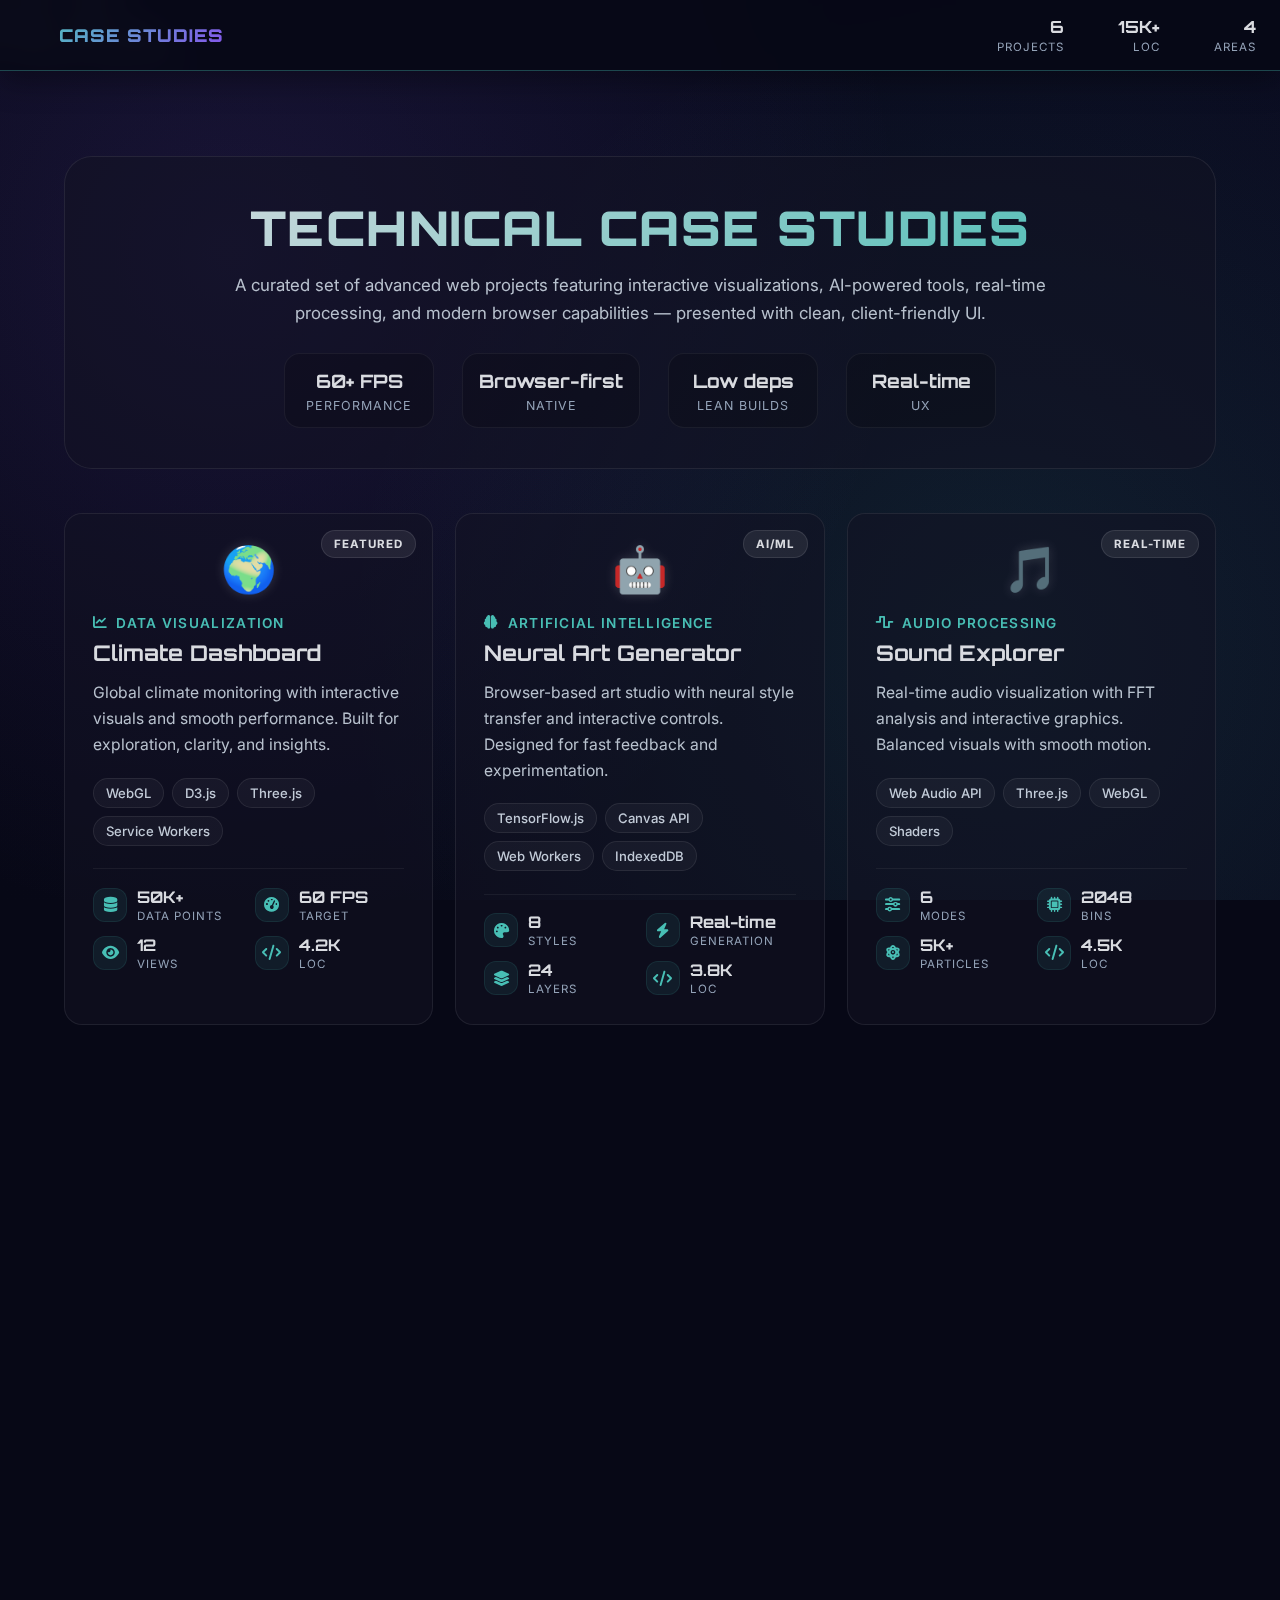
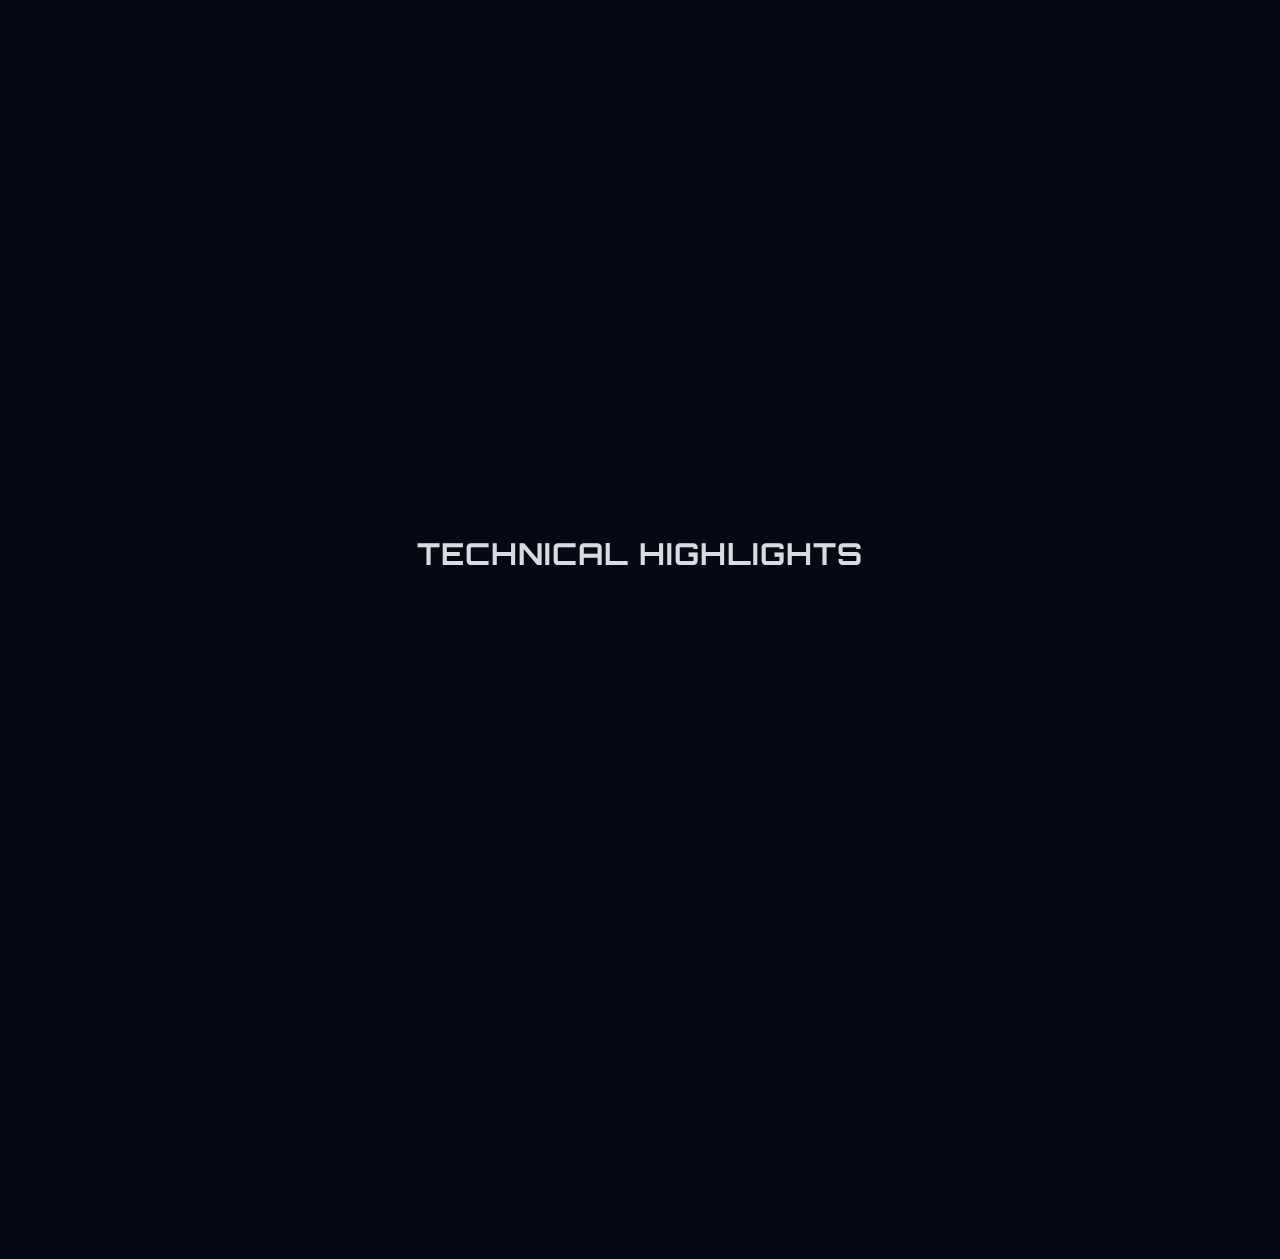
<file: Cynthia-Kiprop-Portfolio-revised/case-studies.html>
<!DOCTYPE html>
<html lang="en">
  <head>
    <meta charset="UTF-8" />
    <meta name="viewport" content="width=device-width, initial-scale=1.0" />
    <title>Case Studies | Cynthia Kiprop</title>

    <link
      rel="stylesheet"
      href="https://cdnjs.cloudflare.com/ajax/libs/font-awesome/6.4.0/css/all.min.css"
    />
    <link
      href="https://fonts.googleapis.com/css2?family=Orbitron:wght@400;700;900&family=Inter:wght@300;400;500;600;700&display=swap"
      rel="stylesheet"
    />

    <style>
      :root {
        /* Toned-down palette (still futuristic, less “casino neon”) */
        --accent: #4fd1c5; /* softer cyan */
        --accent-2: #8b5cf6; /* purple */
        --accent-3: #ec4899; /* pink (used sparingly) */

        --bg: #070816;
        --bg-2: #0b0d22;

        --text: #e5e7eb;
        --muted: #94a3b8;

        --glass: rgba(18, 18, 34, 0.55);
        --border: rgba(255, 255, 255, 0.08);
        --shadow: 0 18px 40px rgba(0, 0, 0, 0.45);

        --radius-lg: 28px;
        --radius-md: 18px;
        --radius-sm: 14px;
      }

      * {
        margin: 0;
        padding: 0;
        box-sizing: border-box;
      }

      body {
        background: var(--bg);
        color: var(--text);
        font-family: "Inter", system-ui, -apple-system, Segoe UI, Roboto,
          sans-serif;
        overflow-x: hidden;
        min-height: 100vh;
        position: relative;
      }

      /* Background (calm) */
      .quantum-bg {
        position: fixed;
        inset: 0;
        background: radial-gradient(
            circle at 18% 28%,
            rgba(139, 92, 246, 0.12) 0%,
            transparent 55%
          ),
          radial-gradient(
            circle at 78% 72%,
            rgba(79, 209, 197, 0.1) 0%,
            transparent 55%
          ),
          linear-gradient(45deg, var(--bg) 0%, var(--bg-2) 100%);
        z-index: -2;
      }

      .grid-overlay {
        position: fixed;
        inset: 0;
        background-image: linear-gradient(
            rgba(79, 209, 197, 0.18) 1px,
            transparent 1px
          ),
          linear-gradient(90deg, rgba(79, 209, 197, 0.18) 1px, transparent 1px);
        background-size: 44px 44px;
        opacity: 0.012; /* toned down */
        pointer-events: none;
        z-index: -1;
      }

      /* Header */
      .quantum-header {
        position: fixed;
        top: 0;
        left: 0;
        right: 0;
        background: rgba(7, 8, 22, 0.92);
        backdrop-filter: blur(14px);
        border-bottom: 1px solid rgba(79, 209, 197, 0.32);
        padding: 1rem 1.5rem;
        display: flex;
        justify-content: space-between;
        align-items: center;
        z-index: 1000;
        box-shadow: 0 10px 30px rgba(0, 0, 0, 0.35);
      }

      .logo {
        display: flex;
        align-items: center;
        gap: 12px;
        font-family: "Orbitron", sans-serif;
        font-size: 1.1rem;
        font-weight: 900;
        letter-spacing: 1px;
        text-transform: uppercase;
        background: linear-gradient(
          135deg,
          rgba(79, 209, 197, 0.95),
          rgba(139, 92, 246, 0.95)
        );
        -webkit-background-clip: text;
        -webkit-text-fill-color: transparent;
        background-clip: text;
      }

      .logo-icon {
        font-size: 1.35rem;
        color: var(--accent);
        filter: drop-shadow(0 0 8px rgba(79, 209, 197, 0.25));
      }

      .header-stats {
        display: flex;
        gap: 24px;
      }

      .stat-badge {
        display: flex;
        flex-direction: column;
        align-items: flex-end;
        gap: 3px;
        min-width: 72px;
      }

      .header-stats .stat-value {
        font-family: "Orbitron", sans-serif;
        font-size: 1.05rem;
        font-weight: 700;
        color: rgba(229, 231, 235, 0.95);
      }

      .header-stats .stat-label {
        font-size: 0.72rem;
        color: var(--muted);
        text-transform: uppercase;
        letter-spacing: 1px;
      }

      /* Container */
      .cases-container {
        max-width: 1200px; /* toned down from 1600 (cleaner, less “wide-cinematic”) */
        margin: 0 auto;
        padding: 96px 1.5rem 2rem;
      }

      /* Hero */
      .cases-hero {
        text-align: center;
        margin-bottom: 44px;
        padding: 2.5rem 1.5rem;
        background: var(--glass);
        border: 1px solid var(--border);
        border-radius: var(--radius-lg);
        position: relative;
        overflow: hidden;
      }

      .hero-title {
        font-family: "Orbitron", sans-serif;
        font-size: clamp(2rem, 4vw, 3rem);
        font-weight: 900;
        letter-spacing: 1.5px;
        text-transform: uppercase;
        background: linear-gradient(
          135deg,
          rgba(229, 231, 235, 0.95),
          rgba(79, 209, 197, 0.9)
        );
        -webkit-background-clip: text;
        -webkit-text-fill-color: transparent;
        background-clip: text;
        margin-bottom: 0.9rem;
      }

      .hero-subtitle {
        font-size: 1.05rem;
        color: rgba(203, 213, 225, 0.9);
        max-width: 820px;
        margin: 0 auto 1.6rem;
        line-height: 1.65;
      }

      .hero-stats {
        display: flex;
        justify-content: center;
        gap: 28px;
        flex-wrap: wrap;
        margin-top: 1.2rem;
      }

      .hero-stat {
        display: flex;
        flex-direction: column;
        align-items: center;
        padding: 0.9rem 1rem;
        border: 1px solid rgba(255, 255, 255, 0.06);
        border-radius: 16px;
        background: rgba(0, 0, 0, 0.18);
        min-width: 150px;
      }

      .hero-stat-value {
        font-family: "Orbitron", sans-serif;
        font-size: 1.15rem;
        font-weight: 700;
        color: rgba(229, 231, 235, 0.95);
        margin-bottom: 6px;
      }

      .hero-stat-label {
        color: var(--muted);
        font-size: 0.78rem;
        text-transform: uppercase;
        letter-spacing: 1px;
      }

      /* Grid */
      .projects-grid {
        display: grid;
        grid-template-columns: repeat(auto-fit, minmax(320px, 1fr));
        gap: 22px;
        margin-bottom: 64px;
      }

      /* Card (simple lift, clean glow) */
      .project-card {
        background: var(--glass);
        border: 1px solid var(--border);
        border-radius: var(--radius-md);
        padding: 1.75rem;
        text-decoration: none;
        color: inherit;
        transition: transform 0.22s ease, box-shadow 0.22s ease,
          border-color 0.22s ease;
        position: relative;
        overflow: hidden;
        outline: none;
      }

      .project-card:hover {
        transform: translateY(-6px);
        border-color: rgba(79, 209, 197, 0.3);
        box-shadow: var(--shadow);
      }

      .project-card:focus-visible {
        outline: 2px solid rgba(79, 209, 197, 0.55);
        outline-offset: 4px;
      }

      .project-badge {
        position: absolute;
        top: 16px;
        right: 16px;
        background: rgba(255, 255, 255, 0.08);
        color: rgba(229, 231, 235, 0.95);
        padding: 6px 12px;
        border-radius: 999px;
        font-size: 0.72rem;
        font-weight: 700;
        text-transform: uppercase;
        letter-spacing: 1px;
        border: 1px solid rgba(255, 255, 255, 0.1);
      }

      .project-icon {
        font-size: 2.8rem;
        margin-bottom: 1.15rem;
        text-align: center;
        filter: drop-shadow(0 0 6px rgba(255, 255, 255, 0.15));
      }

      .project-category {
        color: rgba(79, 209, 197, 0.9);
        font-size: 0.85rem;
        font-weight: 600;
        text-transform: uppercase;
        letter-spacing: 1.3px;
        margin-bottom: 0.55rem;
        display: flex;
        align-items: center;
        gap: 8px;
      }

      .project-title {
        font-family: "Orbitron", sans-serif;
        font-size: 1.35rem;
        font-weight: 700;
        color: rgba(229, 231, 235, 0.95);
        margin-bottom: 0.85rem;
        line-height: 1.25;
      }

      .project-desc {
        color: rgba(203, 213, 225, 0.9);
        font-size: 0.98rem;
        line-height: 1.65;
        margin-bottom: 1.25rem;
      }

      .project-tech {
        display: flex;
        flex-wrap: wrap;
        gap: 8px;
        margin-bottom: 1.4rem;
      }

      .tech-tag {
        background: rgba(255, 255, 255, 0.04);
        color: rgba(203, 213, 225, 0.95);
        padding: 6px 12px;
        border-radius: 999px;
        font-size: 0.82rem;
        font-weight: 500;
        border: 1px solid rgba(255, 255, 255, 0.08);
        transition: background 0.18s ease, border-color 0.18s ease;
      }

      .tech-tag:hover {
        background: rgba(255, 255, 255, 0.06);
        border-color: rgba(255, 255, 255, 0.12);
      }

      .project-stats {
        display: grid;
        grid-template-columns: repeat(2, 1fr);
        gap: 12px;
        padding-top: 1.1rem;
        border-top: 1px solid rgba(255, 255, 255, 0.06);
      }

      .stat-item {
        display: flex;
        align-items: center;
        gap: 10px;
      }

      .stat-icon {
        width: 34px;
        height: 34px;
        background: rgba(79, 209, 197, 0.08);
        border-radius: 12px;
        display: flex;
        align-items: center;
        justify-content: center;
        color: rgba(79, 209, 197, 0.9);
        font-size: 0.95rem;
        border: 1px solid rgba(79, 209, 197, 0.1);
      }

      .stat-content {
        display: flex;
        flex-direction: column;
        gap: 2px;
      }

      .project-stats .stat-value {
        font-family: "Orbitron", sans-serif;
        font-size: 1rem;
        font-weight: 700;
        color: rgba(229, 231, 235, 0.95);
      }

      .project-stats .stat-label {
        font-size: 0.72rem;
        color: var(--muted);
        text-transform: uppercase;
        letter-spacing: 1px;
      }

      /* Live preview */
      .live-preview {
        margin: 64px 0;
        background: var(--glass);
        border: 1px solid var(--border);
        border-radius: var(--radius-lg);
        padding: 2.5rem 1.5rem;
      }

      .preview-header {
        text-align: center;
        margin-bottom: 2rem;
      }

      .preview-title {
        font-family: "Orbitron", sans-serif;
        font-size: 1.9rem;
        font-weight: 700;
        color: rgba(229, 231, 235, 0.95);
        margin-bottom: 0.75rem;
        letter-spacing: 1px;
        text-transform: uppercase;
      }

      .preview-subtitle {
        color: var(--muted);
        font-size: 1.02rem;
        max-width: 680px;
        margin: 0 auto;
        line-height: 1.6;
      }

      .preview-grid {
        display: grid;
        grid-template-columns: repeat(auto-fit, minmax(260px, 1fr));
        gap: 18px;
      }

      .preview-item {
        background: rgba(0, 0, 0, 0.22);
        border-radius: var(--radius-md);
        padding: 1.6rem;
        text-align: center;
        transition: transform 0.2s ease, border-color 0.2s ease;
        border: 1px solid rgba(255, 255, 255, 0.08);
      }

      .preview-item:hover {
        border-color: rgba(79, 209, 197, 0.25);
        transform: translateY(-4px);
      }

      .preview-icon {
        font-size: 2.4rem;
        margin-bottom: 1.1rem;
        display: block;
        opacity: 0.95;
      }

      .preview-name {
        font-family: "Orbitron", sans-serif;
        font-size: 1.05rem;
        font-weight: 700;
        color: rgba(229, 231, 235, 0.95);
        margin-bottom: 0.6rem;
        letter-spacing: 0.6px;
      }

      .preview-desc {
        color: rgba(203, 213, 225, 0.9);
        font-size: 0.95rem;
        margin-bottom: 1.2rem;
        line-height: 1.55;
      }

      .preview-btn {
        display: inline-flex;
        align-items: center;
        gap: 10px;
        background: linear-gradient(
          135deg,
          rgba(79, 209, 197, 0.75),
          rgba(139, 92, 246, 0.75)
        );
        color: rgba(255, 255, 255, 0.95);
        padding: 11px 18px;
        border-radius: 999px;
        text-decoration: none;
        font-weight: 600;
        transition: transform 0.2s ease, box-shadow 0.2s ease;
        box-shadow: none;
      }

      .preview-btn:hover {
        transform: translateY(-2px);
        box-shadow: 0 12px 28px rgba(0, 0, 0, 0.35);
      }

      /* Features */
      .features-section {
        margin: 64px 0;
      }

      .features-title {
        font-family: "Orbitron", sans-serif;
        font-size: 1.9rem;
        font-weight: 700;
        text-align: center;
        color: rgba(229, 231, 235, 0.95);
        margin-bottom: 2rem;
        letter-spacing: 1px;
        text-transform: uppercase;
      }

      .features-grid {
        display: grid;
        grid-template-columns: repeat(auto-fit, minmax(260px, 1fr));
        gap: 18px;
      }

      .feature-card {
        background: var(--glass);
        border: 1px solid var(--border);
        border-radius: var(--radius-md);
        padding: 2rem 1.5rem;
        text-align: center;
        transition: transform 0.2s ease, border-color 0.2s ease,
          box-shadow 0.2s ease;
      }

      .feature-card:hover {
        border-color: rgba(79, 209, 197, 0.24);
        transform: translateY(-5px);
        box-shadow: 0 14px 30px rgba(0, 0, 0, 0.35);
      }

      .feature-icon {
        width: 68px;
        height: 68px;
        background: rgba(79, 209, 197, 0.12);
        border: 1px solid rgba(79, 209, 197, 0.14);
        border-radius: 18px;
        display: flex;
        align-items: center;
        justify-content: center;
        margin: 0 auto 1.1rem;
        font-size: 1.6rem;
        color: rgba(79, 209, 197, 0.95);
      }

      .feature-title {
        font-family: "Orbitron", sans-serif;
        font-size: 1.05rem;
        font-weight: 700;
        color: rgba(229, 231, 235, 0.95);
        margin-bottom: 0.65rem;
        letter-spacing: 0.6px;
      }

      .feature-desc {
        color: rgba(203, 213, 225, 0.9);
        font-size: 0.95rem;
        line-height: 1.65;
      }

      /* Footer */
      .quantum-footer {
        text-align: center;
        padding: 2.5rem 1.5rem;
        margin-top: 64px;
        background: rgba(7, 8, 22, 0.75);
        backdrop-filter: blur(10px);
        border-top: 1px solid rgba(255, 255, 255, 0.08);
        border-radius: var(--radius-lg) var(--radius-lg) 0 0;
      }

      .footer-title {
        font-family: "Orbitron", sans-serif;
        font-size: 1.5rem;
        font-weight: 800;
        color: rgba(229, 231, 235, 0.95);
        margin-bottom: 0.8rem;
        letter-spacing: 1px;
        text-transform: uppercase;
      }

      .footer-subtitle {
        color: var(--muted);
        font-size: 1rem;
        margin: 0 auto 1.6rem;
        max-width: 680px;
        line-height: 1.6;
      }

      .contact-btn {
        display: inline-flex;
        align-items: center;
        gap: 10px;
        background: linear-gradient(
          135deg,
          rgba(79, 209, 197, 0.75),
          rgba(139, 92, 246, 0.75)
        );
        color: rgba(255, 255, 255, 0.95);
        padding: 12px 22px;
        border-radius: 999px;
        text-decoration: none;
        font-weight: 700;
        transition: transform 0.2s ease, box-shadow 0.2s ease;
      }

      .contact-btn:hover {
        transform: translateY(-2px);
        box-shadow: 0 12px 28px rgba(0, 0, 0, 0.35);
      }

      /* Loading (lighter + faster) */
      .loading-overlay {
        position: fixed;
        inset: 0;
        background: var(--bg);
        display: flex;
        flex-direction: column;
        align-items: center;
        justify-content: center;
        z-index: 9999;
        transition: opacity 0.35s ease;
      }

      .loading-spinner {
        width: 58px;
        height: 58px;
        border: 3px solid rgba(255, 255, 255, 0.08);
        border-top: 3px solid rgba(79, 209, 197, 0.7);
        border-radius: 50%;
        animation: spin 1.1s linear infinite;
        margin-bottom: 1.2rem;
      }

      @keyframes spin {
        to {
          transform: rotate(360deg);
        }
      }

      /* Scroll animations (keep, but subtle) */
      .fade-in {
        opacity: 0;
        transform: translateY(18px);
        transition: opacity 0.55s ease, transform 0.55s ease;
      }
      .fade-in.visible {
        opacity: 1;
        transform: translateY(0);
      }

      /* Responsive */
      @media (max-width: 768px) {
        .quantum-header {
          padding: 0.9rem 1rem;
          flex-direction: column;
          gap: 0.75rem;
          align-items: flex-start;
        }
        .header-stats {
          gap: 16px;
        }
        .stat-badge {
          align-items: flex-start;
        }
        .cases-container {
          padding-top: 130px;
        }
        .cases-hero {
          padding: 2rem 1.1rem;
        }
      }

      @media (prefers-reduced-motion: reduce) {
        * {
          animation: none !important;
          transition: none !important;
        }
        .fade-in {
          opacity: 1;
          transform: none;
        }
      }
    </style>
  </head>

  <body class="is-loading">
    <!-- Page Loader (shows ~2s) -->
    <div id="page-loader" class="page-loader" role="status" aria-live="polite" aria-label="Loading">
      <div class="loader-backdrop"></div>

      <div class="loader-center">
        <div class="loader-orbit" aria-hidden="true"></div>
        <div class="loader-orbit orbit-2" aria-hidden="true"></div>
        <div class="loader-orbit orbit-3" aria-hidden="true"></div>

        <div class="loader-card">
          <div class="loader-brand">
            <span class="loader-mark" aria-hidden="true"></span>
            <div class="loader-text">
              <div class="loader-name">Cynthia J Kiprop</div>
              <div class="loader-tagline">Design • Web • Data</div>
            </div>
          </div>

          <div class="loader-progress" aria-hidden="true">
            <span class="loader-bar"></span>
          </div>

          <div class="loader-hint">Loading the experience…</div>
        </div>
      </div>
    </div>
    <div class="quantum-bg"></div>
    <div class="grid-overlay"></div>

    <!-- Loading screen -->
    <div class="loading-overlay" id="loadingScreen">
      <div class="loading-spinner"></div>
      <h2
        style="
          color: rgba(229, 231, 235, 0.95);
          font-family: 'Orbitron', sans-serif;
          letter-spacing: 1px;
        "
      >
        Loading…
      </h2>
    </div>

    <!-- Header -->
    <header class="quantum-header">
      <div class="logo">
        <i class="fas fa-atom logo-icon"></i>
        <span>Case Studies</span>
      </div>

      <div class="header-stats">
        <div class="stat-badge">
          <span class="stat-value">6</span>
          <span class="stat-label">Projects</span>
        </div>
        <div class="stat-badge">
          <span class="stat-value">15K+</span>
          <span class="stat-label">LoC</span>
        </div>
        <div class="stat-badge">
          <span class="stat-value">4</span>
          <span class="stat-label">Areas</span>
        </div>
      </div>
    </header>

    <main class="cases-container">
      <!-- Hero -->
      <section class="cases-hero fade-in">
        <h1 class="hero-title">Technical Case Studies</h1>
        <p class="hero-subtitle">
          A curated set of advanced web projects featuring interactive
          visualizations, AI-powered tools, real-time processing, and modern
          browser capabilities — presented with clean, client-friendly UI.
        </p>

        <div class="hero-stats">
          <div class="hero-stat">
            <span class="hero-stat-value">60+ FPS</span>
            <span class="hero-stat-label">Performance</span>
          </div>
          <div class="hero-stat">
            <span class="hero-stat-value">Browser-first</span>
            <span class="hero-stat-label">Native</span>
          </div>
          <div class="hero-stat">
            <span class="hero-stat-value">Low deps</span>
            <span class="hero-stat-label">Lean builds</span>
          </div>
          <div class="hero-stat">
            <span class="hero-stat-value">Real-time</span>
            <span class="hero-stat-label">UX</span>
          </div>
        </div>
      </section>

      <!-- Projects -->
      <section class="projects-grid">
        <!-- Climate Dashboard -->
        <a
          href="./climate-dashboard-demo.html"
          class="project-card fade-in"
          data-project="climate"
        >
          <div class="project-badge">Featured</div>
          <div class="project-icon">🌍</div>

          <div class="project-category">
            <i class="fas fa-chart-line"></i>
            Data Visualization
          </div>

          <h3 class="project-title">Climate Dashboard</h3>
          <p class="project-desc">
            Global climate monitoring with interactive visuals and smooth
            performance. Built for exploration, clarity, and insights.
          </p>

          <div class="project-tech">
            <span class="tech-tag">WebGL</span>
            <span class="tech-tag">D3.js</span>
            <span class="tech-tag">Three.js</span>
            <span class="tech-tag">Service Workers</span>
          </div>

          <div class="project-stats">
            <div class="stat-item">
              <div class="stat-icon"><i class="fas fa-database"></i></div>
              <div class="stat-content">
                <span class="stat-value">50K+</span>
                <span class="stat-label">Data points</span>
              </div>
            </div>

            <div class="stat-item">
              <div class="stat-icon"><i class="fas fa-gauge-high"></i></div>
              <div class="stat-content">
                <span class="stat-value">60 FPS</span>
                <span class="stat-label">Target</span>
              </div>
            </div>

            <div class="stat-item">
              <div class="stat-icon"><i class="fas fa-eye"></i></div>
              <div class="stat-content">
                <span class="stat-value">12</span>
                <span class="stat-label">Views</span>
              </div>
            </div>

            <div class="stat-item">
              <div class="stat-icon"><i class="fas fa-code"></i></div>
              <div class="stat-content">
                <span class="stat-value">4.2K</span>
                <span class="stat-label">LoC</span>
              </div>
            </div>
          </div>
        </a>

        <!-- AI Art Generator -->
        <a
          href="./ai-art-generator.html"
          class="project-card fade-in"
          data-project="ai"
        >
          <div class="project-badge">AI/ML</div>
          <div class="project-icon">🤖</div>

          <div class="project-category">
            <i class="fas fa-brain"></i>
            Artificial Intelligence
          </div>

          <h3 class="project-title">Neural Art Generator</h3>
          <p class="project-desc">
            Browser-based art studio with neural style transfer and interactive
            controls. Designed for fast feedback and experimentation.
          </p>

          <div class="project-tech">
            <span class="tech-tag">TensorFlow.js</span>
            <span class="tech-tag">Canvas API</span>
            <span class="tech-tag">Web Workers</span>
            <span class="tech-tag">IndexedDB</span>
          </div>

          <div class="project-stats">
            <div class="stat-item">
              <div class="stat-icon"><i class="fas fa-palette"></i></div>
              <div class="stat-content">
                <span class="stat-value">8</span>
                <span class="stat-label">Styles</span>
              </div>
            </div>

            <div class="stat-item">
              <div class="stat-icon"><i class="fas fa-bolt"></i></div>
              <div class="stat-content">
                <span class="stat-value">Real-time</span>
                <span class="stat-label">Generation</span>
              </div>
            </div>

            <div class="stat-item">
              <div class="stat-icon"><i class="fas fa-layer-group"></i></div>
              <div class="stat-content">
                <span class="stat-value">24</span>
                <span class="stat-label">Layers</span>
              </div>
            </div>

            <div class="stat-item">
              <div class="stat-icon"><i class="fas fa-code"></i></div>
              <div class="stat-content">
                <span class="stat-value">3.8K</span>
                <span class="stat-label">LoC</span>
              </div>
            </div>
          </div>
        </a>

        <!-- Music Visualizer -->
        <a
          href="./interactive-music.html"
          class="project-card fade-in"
          data-project="music"
        >
          <div class="project-badge">Real-time</div>
          <div class="project-icon">🎵</div>

          <div class="project-category">
            <i class="fas fa-wave-square"></i>
            Audio Processing
          </div>

          <h3 class="project-title">Sound Explorer</h3>
          <p class="project-desc">
            Real-time audio visualization with FFT analysis and interactive
            graphics. Balanced visuals with smooth motion.
          </p>

          <div class="project-tech">
            <span class="tech-tag">Web Audio API</span>
            <span class="tech-tag">Three.js</span>
            <span class="tech-tag">WebGL</span>
            <span class="tech-tag">Shaders</span>
          </div>

          <div class="project-stats">
            <div class="stat-item">
              <div class="stat-icon"><i class="fas fa-sliders-h"></i></div>
              <div class="stat-content">
                <span class="stat-value">6</span>
                <span class="stat-label">Modes</span>
              </div>
            </div>

            <div class="stat-item">
              <div class="stat-icon"><i class="fas fa-microchip"></i></div>
              <div class="stat-content">
                <span class="stat-value">2048</span>
                <span class="stat-label">Bins</span>
              </div>
            </div>

            <div class="stat-item">
              <div class="stat-icon"><i class="fas fa-atom"></i></div>
              <div class="stat-content">
                <span class="stat-value">5K+</span>
                <span class="stat-label">Particles</span>
              </div>
            </div>

            <div class="stat-item">
              <div class="stat-icon"><i class="fas fa-code"></i></div>
              <div class="stat-content">
                <span class="stat-value">4.5K</span>
                <span class="stat-label">LoC</span>
              </div>
            </div>
          </div>
        </a>

        <!-- Space Defender -->
        <a
          href="./space-defender.html"
          class="project-card fade-in"
          data-project="game"
        >
          <div class="project-badge">Game Dev</div>
          <div class="project-icon">🚀</div>

          <div class="project-category">
            <i class="fas fa-gamepad"></i>
            Game Development
          </div>

          <h3 class="project-title">Space Defender</h3>
          <p class="project-desc">
            A browser shooter optimized for smooth play, clear visuals, and
            modern effects without overwhelming the UI.
          </p>

          <div class="project-tech">
            <span class="tech-tag">WebGL</span>
            <span class="tech-tag">Physics</span>
            <span class="tech-tag">Game AI</span>
            <span class="tech-tag">Local Storage</span>
          </div>

          <div class="project-stats">
            <div class="stat-item">
              <div class="stat-icon"><i class="fas fa-gauge-high"></i></div>
              <div class="stat-content">
                <span class="stat-value">60 FPS</span>
                <span class="stat-label">Gameplay</span>
              </div>
            </div>

            <div class="stat-item">
              <div class="stat-icon"><i class="fas fa-star"></i></div>
              <div class="stat-content">
                <span class="stat-value">10K+</span>
                <span class="stat-label">Particles</span>
              </div>
            </div>

            <div class="stat-item">
              <div class="stat-icon"><i class="fas fa-robot"></i></div>
              <div class="stat-content">
                <span class="stat-value">4</span>
                <span class="stat-label">Enemies</span>
              </div>
            </div>

            <div class="stat-item">
              <div class="stat-icon"><i class="fas fa-code"></i></div>
              <div class="stat-content">
                <span class="stat-value">5.2K</span>
                <span class="stat-label">LoC</span>
              </div>
            </div>
          </div>
        </a>
      </section>

      <!-- Live preview -->
      <section class="live-preview fade-in">
        <div class="preview-header">
          <h2 class="preview-title">Live Previews</h2>
          <p class="preview-subtitle">
            Each project runs directly in the browser — no setup needed. Click
            to explore the demos.
          </p>
        </div>

        <div class="preview-grid">
          <div class="preview-item">
            <span class="preview-icon">🌡️</span>
            <h3 class="preview-name">Climate Data</h3>
            <p class="preview-desc">
              Temperature trends, CO₂ tracking, and interactive visuals built
              for clarity.
            </p>
            <a href="./climate-dashboard-demo.html" class="preview-btn">
              <i class="fas fa-arrow-up-right-from-square"></i>
              Open Demo
            </a>
          </div>

          <div class="preview-item">
            <span class="preview-icon">🎨</span>
            <h3 class="preview-name">AI Art Studio</h3>
            <p class="preview-desc">
              Generate and tweak styles with fast feedback, right in the
              browser.
            </p>
            <a href="./ai-art-generator.html" class="preview-btn">
              <i class="fas fa-arrow-up-right-from-square"></i>
              Open Demo
            </a>
          </div>

          <div class="preview-item">
            <span class="preview-icon">🎮</span>
            <h3 class="preview-name">Space Combat</h3>
            <p class="preview-desc">
              Smooth gameplay, readable visuals, and a clean presentation layer.
            </p>
            <a href="./space-defender.html" class="preview-btn">
              <i class="fas fa-arrow-up-right-from-square"></i>
              Open Demo
            </a>
          </div>
        </div>
      </section>

      <!-- Features -->
      <section class="features-section">
        <h2 class="features-title">Technical Highlights</h2>

        <div class="features-grid">
          <div class="feature-card fade-in">
            <div class="feature-icon"><i class="fas fa-bolt"></i></div>
            <h3 class="feature-title">Performance</h3>
            <p class="feature-desc">
              Optimized rendering and smart compute patterns to keep
              interactions smooth.
            </p>
          </div>

          <div class="feature-card fade-in">
            <div class="feature-icon"><i class="fas fa-mobile-alt"></i></div>
            <h3 class="feature-title">Responsive UI</h3>
            <p class="feature-desc">
              Layouts adapt cleanly across screen sizes with touch + mouse
              support.
            </p>
          </div>

          <div class="feature-card fade-in">
            <div class="feature-icon"><i class="fas fa-database"></i></div>
            <h3 class="feature-title">Offline-ready</h3>
            <p class="feature-desc">
              Service workers and caching patterns to keep core experiences
              reliable.
            </p>
          </div>

          <div class="feature-card fade-in">
            <div class="feature-icon"><i class="fas fa-code-branch"></i></div>
            <h3 class="feature-title">Maintainable Code</h3>
            <p class="feature-desc">
              Modular structure, reusable components, and clear separation of
              concerns.
            </p>
          </div>
        </div>
      </section>
    </main>

    <footer class="quantum-footer fade-in">
      <h2 class="footer-title">Let’s Build Something Great</h2>
      <p class="footer-subtitle">
        Want a clean, high-performing site or product experience? Reach out and
        let’s make it real.
      </p>
      <a href="../#contact" class="contact-btn">
        <i class="fas fa-paper-plane"></i>
        Contact Me
      </a>
    </footer>

    <script>
      // Loading screen (short + calm)
      window.addEventListener("load", () => {
        const screen = document.getElementById("loadingScreen");
        setTimeout(() => {
          screen.style.opacity = "0";
          setTimeout(() => (screen.style.display = "none"), 350);
        }, 450);
      });

      // Scroll fade-ins (keep it classy)
      const observerOptions = {
        threshold: 0.12,
        rootMargin: "0px 0px -40px 0px",
      };
      const observer = new IntersectionObserver((entries) => {
        entries.forEach((entry) => {
          if (entry.isIntersecting) entry.target.classList.add("visible");
        });
      }, observerOptions);

      document
        .querySelectorAll(".fade-in")
        .forEach((el) => observer.observe(el));

      // Keyboard nav (kept)
      document.addEventListener("keydown", (e) => {
        const cards = Array.from(document.querySelectorAll(".project-card"));
        const currentIndex = cards.findIndex(
          (c) => c === document.activeElement
        );

        if (e.key === "ArrowRight") {
          e.preventDefault();
          (cards[currentIndex + 1] || cards[0])?.focus();
        }
        if (e.key === "ArrowLeft") {
          e.preventDefault();
          (cards[currentIndex - 1] || cards[cards.length - 1])?.focus();
        }
        if (
          e.key === "Enter" &&
          document.activeElement?.classList.contains("project-card")
        ) {
          document.activeElement.click();
        }
      });

      // Make cards focusable
      document
        .querySelectorAll(".project-card")
        .forEach((card) => card.setAttribute("tabindex", "0"));
    </script>
  </body>
</html>
</file>
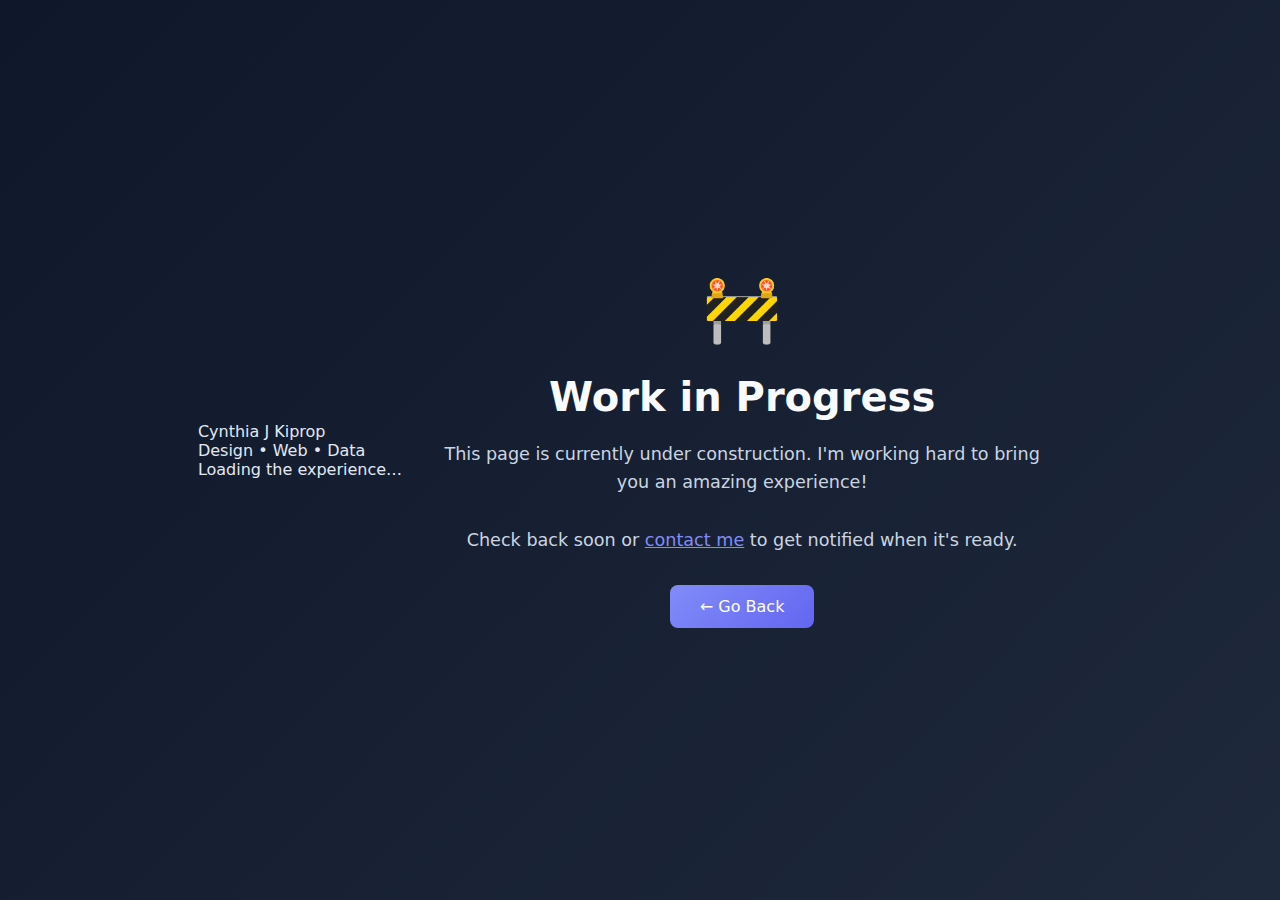
<file: Cynthia-Kiprop-Portfolio-revised/coming-soon.html>
<!DOCTYPE html>
<html lang="en">
  <head>
    <meta charset="UTF-8" />
    <meta name="viewport" content="width=device-width, initial-scale=1.0" />
    <title>Coming Soon</title>
    <style>
      body {
        font-family: "Segoe UI", system-ui, sans-serif;
        margin: 0;
        padding: 0;
        background: linear-gradient(135deg, #0f172a 0%, #1e293b 100%);
        color: #e2e8f0;
        min-height: 100vh;
        display: flex;
        align-items: center;
        justify-content: center;
      }
      .container {
        text-align: center;
        padding: 40px;
        max-width: 600px;
      }
      .emoji {
        font-size: 4rem;
        margin-bottom: 20px;
        animation: float 3s ease-in-out infinite;
      }
      @keyframes float {
        0%,
        100% {
          transform: translateY(0);
        }
        50% {
          transform: translateY(-20px);
        }
      }
      h1 {
        color: #f8fafc;
        font-size: 2.5rem;
        margin-bottom: 20px;
      }
      p {
        color: #cbd5e1;
        font-size: 1.1rem;
        line-height: 1.6;
        margin-bottom: 30px;
      }
      .btn {
        display: inline-block;
        padding: 12px 30px;
        background: linear-gradient(135deg, #818cf8, #6366f1);
        color: white;
        text-decoration: none;
        border-radius: 8px;
        font-weight: 500;
        transition: all 0.3s ease;
      }
      .btn:hover {
        transform: translateY(-2px);
        box-shadow: 0 10px 25px rgba(99, 102, 241, 0.3);
      }
    </style>
  </head>
  <body class="is-loading">
    <!-- Page Loader (shows ~2s) -->
    <div id="page-loader" class="page-loader" role="status" aria-live="polite" aria-label="Loading">
      <div class="loader-backdrop"></div>

      <div class="loader-center">
        <div class="loader-orbit" aria-hidden="true"></div>
        <div class="loader-orbit orbit-2" aria-hidden="true"></div>
        <div class="loader-orbit orbit-3" aria-hidden="true"></div>

        <div class="loader-card">
          <div class="loader-brand">
            <span class="loader-mark" aria-hidden="true"></span>
            <div class="loader-text">
              <div class="loader-name">Cynthia J Kiprop</div>
              <div class="loader-tagline">Design • Web • Data</div>
            </div>
          </div>

          <div class="loader-progress" aria-hidden="true">
            <span class="loader-bar"></span>
          </div>

          <div class="loader-hint">Loading the experience…</div>
        </div>
      </div>
    </div>
    <div class="container">
      <div class="emoji">🚧</div>
      <h1>Work in Progress</h1>
      <p>
        This page is currently under construction. I'm working hard to bring you
        an amazing experience!
      </p>
      <p>
        Check back soon or
        <a href="../#contact" style="color: #818cf8">contact me</a> to get
        notified when it's ready.
      </p>
      <a href="javascript:history.back()" class="btn">← Go Back</a>
    </div>
  </body>
</html>
</file>
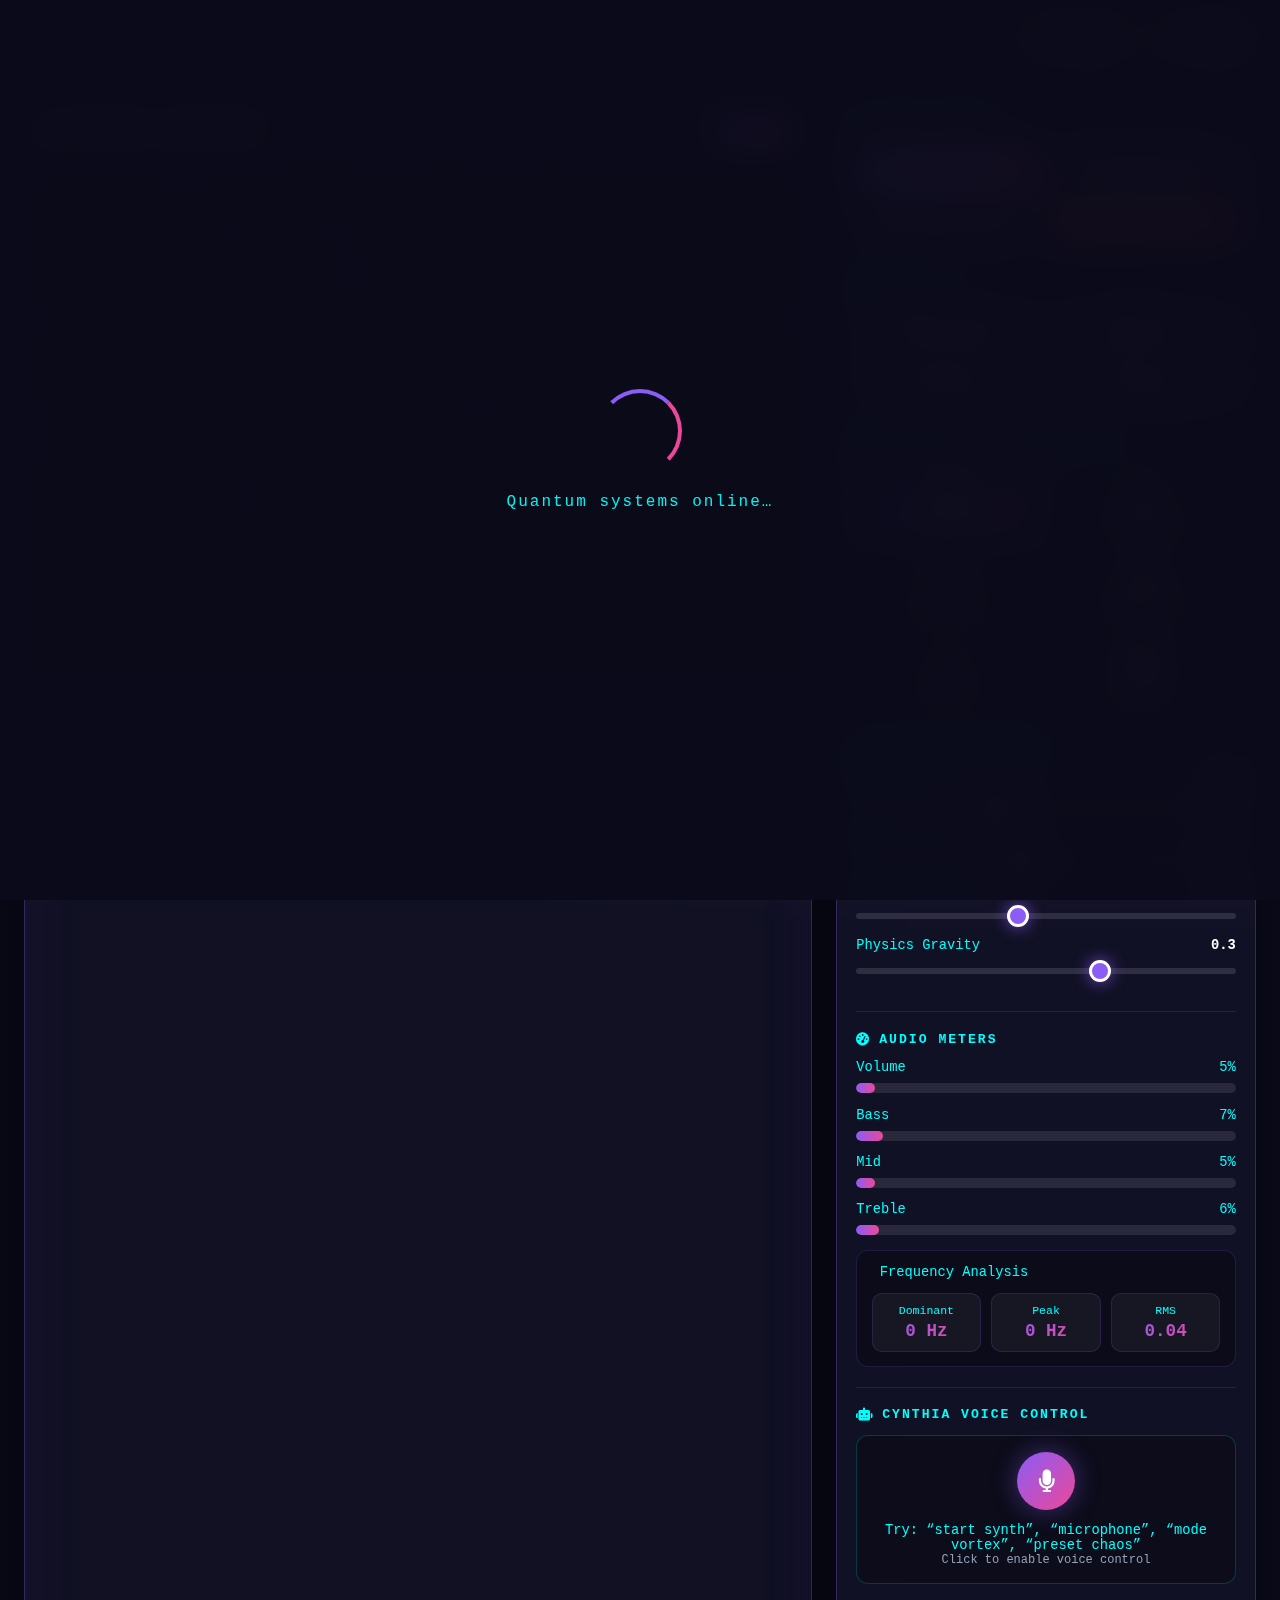
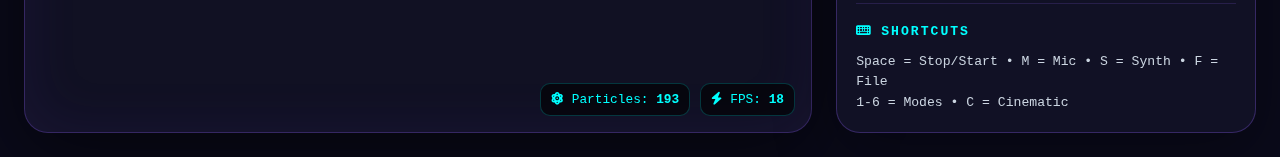
<file: Cynthia-Kiprop-Portfolio-revised/interactive-music.html>
<!DOCTYPE html>
<html lang="en">
  <head>
    <meta charset="UTF-8" />
    <meta name="viewport" content="width=device-width, initial-scale=1.0" />
    <title>Quantum Sound Explorer | Cynthia Kiprop</title>

    <link
      rel="stylesheet"
      href="https://cdnjs.cloudflare.com/ajax/libs/font-awesome/6.4.0/css/all.min.css"
    />

    <style>
      :root {
        --quantum: #8b5cf6;
        --quantum-glow: rgba(139, 92, 246, 0.4);
        --neon-pink: #ec4899;
        --cyber-blue: #00ffff;
        --energy-green: #10b981;
        --danger-red: #ef4444;

        --dark-space: #0a0a1a;
        --mid-space: #121230;
        --light-space: #1e1e4a;

        --text-glow: rgba(255, 255, 255, 0.9);
      }

      * {
        margin: 0;
        padding: 0;
        box-sizing: border-box;
        cursor: url("data:image/svg+xml,%3Csvg width='24' height='24' viewBox='0 0 24 24' fill='none' xmlns='http://www.w3.org/2000/svg'%3E%3Ccircle cx='12' cy='12' r='6' fill='%238b5cf6'/%3E%3Ccircle cx='12' cy='12' r='11' stroke='%238b5cf6' stroke-width='2'/%3E%3C/svg%3E")
            12 12,
          auto;
      }

      body {
        background: var(--dark-space);
        color: white;
        font-family: ui-monospace, SFMono-Regular, Menlo, Monaco, Consolas,
          "Liberation Mono", "Courier New", monospace;
        overflow-x: hidden;
        min-height: 100vh;
      }

      /* Background */
      .quantum-grid {
        position: fixed;
        inset: 0;
        background: radial-gradient(
            circle at 20% 30%,
            rgba(139, 92, 246, 0.12) 0%,
            transparent 52%
          ),
          radial-gradient(
            circle at 80% 70%,
            rgba(236, 72, 153, 0.12) 0%,
            transparent 52%
          ),
          linear-gradient(45deg, #0a0a1a 0%, #121230 50%, #1a1a40 100%);
        z-index: -2;
        pointer-events: none;
      }

      .grid-lines {
        position: absolute;
        inset: 0;
        background-image: linear-gradient(
            rgba(0, 255, 255, 0.05) 1px,
            transparent 1px
          ),
          linear-gradient(90deg, rgba(0, 255, 255, 0.05) 1px, transparent 1px);
        background-size: 42px 42px;
        animation: gridMove 30s linear infinite;
        opacity: 0.9;
      }

      @keyframes gridMove {
        0% {
          transform: translate(0, 0);
        }
        100% {
          transform: translate(42px, 42px);
        }
      }

      /* Header */
      .quantum-header {
        position: sticky;
        top: 0;
        z-index: 100;
        background: rgba(10, 10, 26, 0.88);
        backdrop-filter: blur(18px);
        border-bottom: 1px solid rgba(139, 92, 246, 0.3);
        padding: 1rem 1.25rem;
        display: flex;
        justify-content: space-between;
        align-items: center;
        box-shadow: 0 10px 40px rgba(0, 0, 0, 0.4);
      }

      .logo {
        display: flex;
        align-items: center;
        gap: 12px;
        font-size: 1.15rem;
        font-weight: 800;
        letter-spacing: 1px;
        background: linear-gradient(135deg, var(--quantum), var(--neon-pink));
        -webkit-background-clip: text;
        -webkit-text-fill-color: transparent;
        background-clip: text;
      }

      .logo-icon {
        font-size: 1.5rem;
        animation: pulseSoft 2.2s infinite;
      }

      @keyframes pulseSoft {
        0%,
        100% {
          transform: scale(1);
          opacity: 1;
        }
        50% {
          transform: scale(1.07);
          opacity: 0.86;
        }
      }

      /* Layout */
      .main-frame {
        max-width: 1400px;
        margin: 0 auto;
        padding: 1.5rem;
        display: grid;
        grid-template-columns: 1fr 420px;
        gap: 1.5rem;
        min-height: calc(100vh - 78px);
      }

      @media (max-width: 1024px) {
        .main-frame {
          grid-template-columns: 1fr;
          padding: 1rem;
        }
      }

      /* Visualizer */
      .visualizer-frame {
        background: rgba(20, 20, 40, 0.7);
        backdrop-filter: blur(10px);
        border: 1px solid rgba(139, 92, 246, 0.3);
        border-radius: 24px;
        overflow: hidden;
        box-shadow: 0 18px 80px rgba(0, 0, 0, 0.6),
          inset 0 0 60px rgba(139, 92, 246, 0.08);
        position: relative;
        transition: all 0.25s ease;
      }

      .visualizer-frame:hover {
        border-color: var(--cyber-blue);
        box-shadow: 0 18px 100px var(--quantum-glow),
          inset 0 0 90px rgba(0, 255, 255, 0.12);
      }

      .frame-header {
        padding: 1.1rem 1.2rem;
        border-bottom: 1px solid rgba(139, 92, 246, 0.3);
        display: flex;
        justify-content: space-between;
        align-items: center;
        background: rgba(0, 0, 0, 0.35);
      }

      .frame-title {
        font-size: 1rem;
        font-weight: 700;
        display: flex;
        align-items: center;
        gap: 10px;
        letter-spacing: 1px;
      }

      .status-badge {
        background: linear-gradient(135deg, var(--quantum), var(--neon-pink));
        padding: 7px 12px;
        border-radius: 999px;
        font-size: 0.85rem;
        font-weight: 700;
        display: flex;
        align-items: center;
        gap: 8px;
        box-shadow: 0 0 18px rgba(139, 92, 246, 0.45);
      }

      .status-badge .pulse {
        width: 8px;
        height: 8px;
        background: white;
        border-radius: 50%;
        animation: pulseDot 1s infinite;
      }

      @keyframes pulseDot {
        0%,
        100% {
          transform: scale(1);
          opacity: 1;
        }
        50% {
          transform: scale(1.25);
          opacity: 0.6;
        }
      }

      canvas {
        width: 100%;
        height: 520px;
        display: block;
        background: #050510;
      }

      @media (max-width: 768px) {
        canvas {
          height: 420px;
        }
      }

      .hud {
        position: absolute;
        bottom: 1rem;
        right: 1rem;
        display: flex;
        gap: 10px;
        align-items: center;
      }

      .pill {
        background: rgba(0, 0, 0, 0.6);
        padding: 8px 10px;
        border-radius: 10px;
        font-size: 0.8rem;
        color: var(--cyber-blue);
        border: 1px solid rgba(0, 255, 255, 0.2);
        display: flex;
        gap: 8px;
        align-items: center;
      }

      /* Controls */
      .quantum-controls {
        background: rgba(20, 20, 40, 0.82);
        backdrop-filter: blur(15px);
        border: 1px solid rgba(139, 92, 246, 0.3);
        border-radius: 24px;
        padding: 1.2rem;
        display: flex;
        flex-direction: column;
        gap: 1.2rem;
        box-shadow: 0 18px 60px rgba(0, 0, 0, 0.35);
      }

      .control-section {
        padding-bottom: 1.2rem;
        border-bottom: 1px solid rgba(139, 92, 246, 0.18);
      }
      .control-section:last-child {
        border-bottom: none;
        padding-bottom: 0;
      }

      .section-title {
        font-size: 0.82rem;
        text-transform: uppercase;
        letter-spacing: 2px;
        color: var(--cyber-blue);
        margin-bottom: 0.85rem;
        font-weight: 800;
        display: flex;
        align-items: center;
        gap: 8px;
      }

      .quantum-btn {
        background: rgba(255, 255, 255, 0.06);
        border: 1px solid rgba(139, 92, 246, 0.3);
        color: white;
        padding: 12px 14px;
        border-radius: 12px;
        font-weight: 700;
        font-size: 0.92rem;
        display: flex;
        align-items: center;
        justify-content: center;
        gap: 10px;
        transition: all 0.18s ease;
        cursor: pointer;
        width: 100%;
        user-select: none;
      }

      .quantum-btn:hover {
        background: rgba(139, 92, 246, 0.2);
        transform: translateY(-2px);
        border-color: var(--cyber-blue);
        box-shadow: 0 8px 22px rgba(139, 92, 246, 0.25);
      }

      .quantum-btn:active {
        transform: translateY(0);
      }

      .quantum-btn.active {
        background: linear-gradient(135deg, var(--quantum), var(--neon-pink));
        border: none;
        box-shadow: 0 10px 30px rgba(139, 92, 246, 0.4);
      }

      .quantum-btn.success {
        background: linear-gradient(135deg, var(--energy-green), #059669);
        border: none;
      }

      .quantum-btn.danger {
        background: linear-gradient(135deg, var(--danger-red), #dc2626);
        border: none;
      }

      .btn-grid {
        display: grid;
        grid-template-columns: 1fr 1fr;
        gap: 10px;
      }

      @media (max-width: 768px) {
        .btn-grid {
          grid-template-columns: 1fr;
        }
      }

      /* Sliders */
      .slider-group {
        margin: 0.85rem 0;
      }

      .slider-label {
        display: flex;
        justify-content: space-between;
        margin-bottom: 8px;
        font-size: 0.86rem;
        color: var(--cyber-blue);
      }

      .slider-value {
        font-weight: 800;
        color: white;
      }

      .quantum-slider {
        width: 100%;
        height: 6px;
        background: rgba(255, 255, 255, 0.12);
        border-radius: 999px;
        outline: none;
        -webkit-appearance: none;
      }

      .quantum-slider::-webkit-slider-thumb {
        -webkit-appearance: none;
        width: 22px;
        height: 22px;
        border-radius: 50%;
        background: var(--quantum);
        cursor: pointer;
        box-shadow: 0 0 16px rgba(139, 92, 246, 0.75);
        border: 3px solid white;
        transition: transform 0.18s ease;
      }

      .quantum-slider::-webkit-slider-thumb:hover {
        transform: scale(1.12);
        background: var(--neon-pink);
      }

      /* Modes */
      .style-selector {
        display: grid;
        grid-template-columns: repeat(2, 1fr);
        gap: 10px;
      }

      .style-option {
        padding: 12px;
        background: rgba(0, 0, 0, 0.28);
        border: 1px solid rgba(139, 92, 246, 0.2);
        border-radius: 12px;
        text-align: center;
        cursor: pointer;
        transition: all 0.18s ease;
        user-select: none;
      }

      .style-option:hover {
        background: rgba(139, 92, 246, 0.12);
        border-color: var(--cyber-blue);
        transform: translateY(-2px);
      }

      .style-option.active {
        background: linear-gradient(
          135deg,
          rgba(139, 92, 246, 0.3),
          rgba(236, 72, 153, 0.3)
        );
        border-color: var(--quantum);
        box-shadow: 0 0 20px rgba(139, 92, 246, 0.25);
      }

      .style-icon {
        font-size: 1.4rem;
        margin-bottom: 8px;
        display: block;
      }

      .style-name {
        font-size: 0.86rem;
        font-weight: 800;
      }

      /* Meters */
      .meter-group {
        margin-bottom: 0.9rem;
      }

      .meter-label {
        display: flex;
        justify-content: space-between;
        font-size: 0.86rem;
        margin-bottom: 8px;
        color: var(--cyber-blue);
      }

      .meter {
        height: 10px;
        background: rgba(255, 255, 255, 0.1);
        border-radius: 999px;
        overflow: hidden;
      }

      .meter-fill {
        height: 100%;
        background: linear-gradient(90deg, var(--quantum), var(--neon-pink));
        width: 0%;
        transition: width 0.08s linear;
        border-radius: 999px;
      }

      .frequency-display {
        background: rgba(0, 0, 0, 0.32);
        border-radius: 12px;
        padding: 0.9rem;
        margin-top: 0.9rem;
        border: 1px solid rgba(139, 92, 246, 0.18);
      }

      .freq-grid {
        display: grid;
        grid-template-columns: repeat(3, 1fr);
        gap: 10px;
        margin-top: 0.8rem;
      }

      @media (max-width: 768px) {
        .freq-grid {
          grid-template-columns: repeat(2, 1fr);
        }
      }

      .freq-item {
        text-align: center;
        padding: 10px;
        background: rgba(255, 255, 255, 0.05);
        border-radius: 10px;
        border: 1px solid rgba(139, 92, 246, 0.18);
      }

      .freq-label {
        font-size: 0.72rem;
        color: var(--cyber-blue);
        margin-bottom: 4px;
      }

      .freq-value {
        font-size: 1.1rem;
        font-weight: 900;
        background: linear-gradient(135deg, var(--quantum), var(--neon-pink));
        -webkit-background-clip: text;
        -webkit-text-fill-color: transparent;
        background-clip: text;
      }

      /* Voice */
      .voice-control {
        margin-top: 0.6rem;
        padding: 1rem;
        background: rgba(0, 0, 0, 0.28);
        border-radius: 12px;
        border: 1px solid rgba(0, 255, 255, 0.18);
        text-align: center;
      }

      .voice-btn {
        width: 58px;
        height: 58px;
        border-radius: 50%;
        background: linear-gradient(135deg, var(--quantum), var(--neon-pink));
        border: none;
        color: white;
        font-size: 1.4rem;
        cursor: pointer;
        transition: transform 0.2s ease, box-shadow 0.2s ease;
        margin: 0 auto 0.8rem;
        display: flex;
        align-items: center;
        justify-content: center;
        box-shadow: 0 0 26px rgba(139, 92, 246, 0.42);
      }

      .voice-btn:hover {
        transform: scale(1.08);
        box-shadow: 0 0 40px rgba(139, 92, 246, 0.75);
      }

      .voice-btn.listening {
        animation: voicePulse 1.5s infinite;
      }

      @keyframes voicePulse {
        0% {
          box-shadow: 0 0 0 0 rgba(139, 92, 246, 0.65);
        }
        70% {
          box-shadow: 0 0 0 18px rgba(139, 92, 246, 0);
        }
        100% {
          box-shadow: 0 0 0 0 rgba(139, 92, 246, 0);
        }
      }

      /* Loader */
      .loading-screen {
        position: fixed;
        inset: 0;
        background: rgba(10, 10, 26, 0.96);
        backdrop-filter: blur(18px);
        display: flex;
        flex-direction: column;
        justify-content: center;
        align-items: center;
        z-index: 2000;
        transition: opacity 0.5s ease;
      }

      .quantum-loader {
        width: 84px;
        height: 84px;
        border: 4px solid transparent;
        border-top: 4px solid var(--quantum);
        border-right: 4px solid var(--neon-pink);
        border-radius: 50%;
        animation: spin 1.2s linear infinite;
        margin-bottom: 1.2rem;
      }

      @keyframes spin {
        0% {
          transform: rotate(0deg);
        }
        100% {
          transform: rotate(360deg);
        }
      }

      .loading-text {
        font-size: 1rem;
        text-align: center;
        max-width: 420px;
        color: var(--cyber-blue);
        letter-spacing: 2px;
        opacity: 0.95;
      }

      /* Toast */
      .quantum-toast {
        position: fixed;
        bottom: 1.25rem;
        right: 1.25rem;
        background: rgba(20, 20, 40, 0.92);
        backdrop-filter: blur(12px);
        border: 1px solid rgba(139, 92, 246, 0.3);
        border-radius: 12px;
        padding: 0.9rem 1rem;
        display: flex;
        align-items: center;
        gap: 10px;
        transform: translateX(120%);
        opacity: 0;
        transition: all 0.28s ease;
        z-index: 1001;
        max-width: 420px;
      }

      .quantum-toast.show {
        transform: translateX(0);
        opacity: 1;
      }

      .toast-icon {
        font-size: 1.1rem;
        color: var(--energy-green);
      }

      .toast-icon.warn {
        color: #f59e0b;
      }
      .toast-icon.err {
        color: var(--danger-red);
      }

      /* Fullscreen mode tweaks */
      body.is-cinematic .quantum-controls {
        display: none;
      }
      body.is-cinematic .main-frame {
        grid-template-columns: 1fr;
      }
      body.is-cinematic canvas {
        height: calc(100vh - 130px);
      }

      /* Reduced motion */
      @media (prefers-reduced-motion: reduce) {
        .grid-lines,
        .logo-icon,
        .status-badge .pulse,
        .voice-btn.listening,
        .quantum-loader {
          animation: none !important;
        }
      }
    </style>
  </head>

  <body class="is-loading">
    <!-- Loader (single, clean) -->
    <div
      id="pageLoader"
      class="loading-screen"
      role="status"
      aria-live="polite"
      aria-label="Loading"
    >
      <div class="quantum-loader" aria-hidden="true"></div>
      <div class="loading-text" id="loaderText">Initializing experience…</div>
    </div>

    <!-- Background -->
    <div class="quantum-grid" aria-hidden="true">
      <div class="grid-lines"></div>
    </div>

    <!-- Toast -->
    <div class="quantum-toast" id="quantumToast" aria-live="polite">
      <i class="fas fa-check-circle toast-icon" id="toastIcon"></i>
      <span id="toastMessage">Ready!</span>
    </div>

    <!-- Header -->
    <header class="quantum-header">
      <div class="logo">
        <i class="fas fa-wave-square logo-icon"></i>
        <span>QUANTUM SOUND EXPLORER</span>
      </div>

      <div style="display: flex; align-items: center; gap: 0.75rem">
        <button class="quantum-btn" id="cinemaBtn" style="max-width: 210px">
          <i class="fas fa-expand"></i> Cinematic
        </button>
        <button
          class="quantum-btn"
          onclick="window.open('index.html','_self')"
          style="max-width: 180px"
        >
          <i class="fas fa-arrow-left"></i> Portfolio
        </button>
      </div>
    </header>

    <!-- Main -->
    <main class="main-frame">
      <!-- Visualizer -->
      <section class="visualizer-frame">
        <div class="frame-header">
          <div class="frame-title">
            <i class="fas fa-eye"></i>
            <span>QUANTUM VISUALIZER</span>
          </div>
          <div class="status-badge">
            <div class="pulse"></div>
            <span id="statusText">READY</span>
          </div>
        </div>

        <canvas id="quantumCanvas" width="1024" height="520"></canvas>

        <div class="hud">
          <div class="pill">
            <i class="fas fa-atom"></i>
            <span>Particles: <b id="particleCount">0</b></span>
          </div>
          <div class="pill">
            <i class="fas fa-bolt"></i>
            <span>FPS: <b id="fpsValue">0</b></span>
          </div>
        </div>
      </section>

      <!-- Controls -->
      <aside class="quantum-controls">
        <!-- Audio source -->
        <div class="control-section">
          <h3 class="section-title">
            <i class="fas fa-microphone"></i> AUDIO SOURCE
          </h3>
          <div class="btn-grid">
            <button class="quantum-btn active" id="micBtn">
              <i class="fas fa-microphone"></i> Microphone (M)
            </button>
            <button class="quantum-btn" id="synthBtn">
              <i class="fas fa-music"></i> Synthesizer (S)
            </button>
            <button class="quantum-btn" id="fileBtn">
              <i class="fas fa-file-audio"></i> Audio File (F)
            </button>
            <button class="quantum-btn danger" id="stopBtn">
              <i class="fas fa-stop"></i> Stop (Space)
            </button>
          </div>

          <!-- hidden file input -->
          <input id="audioFileInput" type="file" accept="audio/*" hidden />
        </div>

        <!-- Presets -->
        <div class="control-section">
          <h3 class="section-title">
            <i class="fas fa-wand-magic-sparkles"></i> PRESETS
          </h3>
          <div class="btn-grid">
            <button class="quantum-btn" id="presetCinematic">
              <i class="fas fa-film"></i> Cinematic
            </button>
            <button class="quantum-btn" id="presetChill">
              <i class="fas fa-cloud"></i> Chill
            </button>
            <button class="quantum-btn" id="presetChaos">
              <i class="fas fa-burst"></i> Chaos
            </button>
            <button class="quantum-btn" id="presetClean">
              <i class="fas fa-gem"></i> Clean
            </button>
          </div>
        </div>

        <!-- Modes -->
        <div class="control-section">
          <h3 class="section-title">
            <i class="fas fa-palette"></i> VISUALIZATION MODE (1-6)
          </h3>
          <div class="style-selector" id="modeGrid">
            <div class="style-option active" data-mode="particles">
              <i class="fas fa-atom style-icon"></i>
              <div class="style-name">Particles</div>
            </div>
            <div class="style-option" data-mode="frequency">
              <i class="fas fa-chart-bar style-icon"></i>
              <div class="style-name">Frequency</div>
            </div>
            <div class="style-option" data-mode="waveform">
              <i class="fas fa-wave-square style-icon"></i>
              <div class="style-name">Waveform</div>
            </div>
            <div class="style-option" data-mode="spectrum">
              <i class="fas fa-mountain style-icon"></i>
              <div class="style-name">Spectrum</div>
            </div>
            <div class="style-option" data-mode="vortex">
              <i class="fas fa-spinner style-icon"></i>
              <div class="style-name">Vortex</div>
            </div>
            <div class="style-option" data-mode="neural">
              <i class="fas fa-brain style-icon"></i>
              <div class="style-name">Neural</div>
            </div>
          </div>
        </div>

        <!-- Params -->
        <div class="control-section">
          <h3 class="section-title">
            <i class="fas fa-sliders-h"></i> AUDIO PARAMETERS
          </h3>

          <div class="slider-group">
            <div class="slider-label">
              <span>Sensitivity</span>
              <span class="slider-value" id="sensitivityValue">0.8</span>
            </div>
            <input
              type="range"
              class="quantum-slider"
              id="sensitivitySlider"
              min="0.1"
              max="2"
              step="0.1"
              value="0.8"
            />
          </div>

          <div class="slider-group">
            <div class="slider-label">
              <span>Particle Density</span>
              <span class="slider-value" id="densityValue">0.7</span>
            </div>
            <input
              type="range"
              class="quantum-slider"
              id="densitySlider"
              min="0.1"
              max="1.5"
              step="0.1"
              value="0.7"
            />
          </div>

          <div class="slider-group">
            <div class="slider-label">
              <span>Color Intensity</span>
              <span class="slider-value" id="intensityValue">0.9</span>
            </div>
            <input
              type="range"
              class="quantum-slider"
              id="intensitySlider"
              min="0.1"
              max="2"
              step="0.1"
              value="0.9"
            />
          </div>

          <div class="slider-group">
            <div class="slider-label">
              <span>Physics Gravity</span>
              <span class="slider-value" id="gravityValue">0.3</span>
            </div>
            <input
              type="range"
              class="quantum-slider"
              id="gravitySlider"
              min="-1"
              max="1"
              step="0.1"
              value="0.3"
            />
          </div>
        </div>

        <!-- Meters -->
        <div class="control-section">
          <h3 class="section-title">
            <i class="fas fa-tachometer-alt"></i> AUDIO METERS
          </h3>

          <div class="meter-group">
            <div class="meter-label">
              <span>Volume</span><span id="volumeValue">0%</span>
            </div>
            <div class="meter">
              <div class="meter-fill" id="volumeBar"></div>
            </div>
          </div>

          <div class="meter-group">
            <div class="meter-label">
              <span>Bass</span><span id="bassValue">0%</span>
            </div>
            <div class="meter"><div class="meter-fill" id="bassBar"></div></div>
          </div>

          <div class="meter-group">
            <div class="meter-label">
              <span>Mid</span><span id="midValue">0%</span>
            </div>
            <div class="meter"><div class="meter-fill" id="midBar"></div></div>
          </div>

          <div class="meter-group">
            <div class="meter-label">
              <span>Treble</span><span id="trebleValue">0%</span>
            </div>
            <div class="meter">
              <div class="meter-fill" id="trebleBar"></div>
            </div>
          </div>

          <div class="frequency-display">
            <div class="slider-label">
              <span><i class="fas fa-waveform"></i> Frequency Analysis</span>
            </div>
            <div class="freq-grid">
              <div class="freq-item">
                <div class="freq-label">Dominant</div>
                <div class="freq-value" id="dominantFreq">0 Hz</div>
              </div>
              <div class="freq-item">
                <div class="freq-label">Peak</div>
                <div class="freq-value" id="peakFreq">0 Hz</div>
              </div>
              <div class="freq-item">
                <div class="freq-label">RMS</div>
                <div class="freq-value" id="rmsValue">0.0</div>
              </div>
            </div>
          </div>
        </div>

        <!-- Voice -->
        <div class="control-section">
          <h3 class="section-title">
            <i class="fas fa-robot"></i> CYNTHIA VOICE CONTROL
          </h3>

          <div class="voice-control">
            <button class="voice-btn" id="voiceBtn" aria-label="Toggle voice">
              <i class="fas fa-microphone"></i>
            </button>
            <div style="font-size: 0.86rem; color: var(--cyber-blue)">
              Try: “start synth”, “microphone”, “mode vortex”, “preset chaos”
            </div>
            <div id="voiceStatus" style="font-size: 0.75rem; color: #94a3b8">
              Click to enable voice control
            </div>
          </div>
        </div>

        <!-- Tips -->
        <div class="control-section">
          <h3 class="section-title">
            <i class="fas fa-keyboard"></i> SHORTCUTS
          </h3>
          <div style="font-size: 0.82rem; line-height: 1.55; color: #cbd5e1">
            Space = Stop/Start • M = Mic • S = Synth • F = File<br />
            1-6 = Modes • C = Cinematic
          </div>
        </div>
      </aside>
    </main>

    <script>
      // =========================
      // Small helpers
      // =========================
      const $ = (sel) => document.querySelector(sel);
      const $$ = (sel) => document.querySelectorAll(sel);

      function clamp(n, a, b) {
        return Math.max(a, Math.min(b, n));
      }

      // =========================
      // Toast
      // =========================
      function showToast(message, type = "success") {
        const toast = $("#quantumToast");
        const msg = $("#toastMessage");
        const icon = $("#toastIcon");

        msg.textContent = message;

        icon.className = "fas toast-icon";
        if (type === "success") icon.classList.add("fa-check-circle");
        if (type === "info") icon.classList.add("fa-circle-info");
        if (type === "warning")
          icon.classList.add("fa-triangle-exclamation", "warn");
        if (type === "error") icon.classList.add("fa-circle-xmark", "err");

        toast.classList.add("show");
        clearTimeout(showToast._t);
        showToast._t = setTimeout(() => toast.classList.remove("show"), 2600);
      }

      // =========================
      // Cynthia Voice Assistant (clean + single recognition)
      // =========================
      class CynthiaVoiceAssistant {
        constructor(onCommand) {
          this.onCommand = onCommand;
          this.isListening = false;
          this.isMuted = false;

          this.synth = window.speechSynthesis;
          this.voice = null;

          this.recognition = null;
          this.initSpeech();
          this.initRecognition();
        }

        initSpeech() {
          const set = () => {
            const voices = this.synth.getVoices();
            // best-effort pick:
            this.voice =
              voices.find((v) =>
                /Google UK English Female|Samantha|Female|Woman/i.test(v.name)
              ) ||
              voices[0] ||
              null;
          };

          if (this.synth.getVoices().length) set();
          else this.synth.addEventListener("voiceschanged", set);
        }

        initRecognition() {
          const SR = window.SpeechRecognition || window.webkitSpeechRecognition;
          if (!SR) return;

          this.recognition = new SR();
          this.recognition.continuous = false;
          this.recognition.interimResults = false;
          this.recognition.lang = "en-US";

          this.recognition.onstart = () => {
            this.isListening = true;
            $("#voiceBtn").classList.add("listening");
            $("#voiceStatus").textContent = "Listening…";
          };

          this.recognition.onresult = (e) => {
            const transcript = e.results[0][0].transcript.toLowerCase().trim();
            $("#voiceStatus").textContent = `Heard: "${transcript}"`;
            this.onCommand?.(transcript);
          };

          this.recognition.onerror = (e) => {
            this.isListening = false;
            $("#voiceBtn").classList.remove("listening");
            $("#voiceStatus").textContent = "Voice error. Try again.";
            showToast("Voice recognition error", "warning");
          };

          this.recognition.onend = () => {
            this.isListening = false;
            $("#voiceBtn").classList.remove("listening");
            if ($("#voiceStatus").textContent.startsWith("Heard:")) return;
            $("#voiceStatus").textContent = "Click to enable voice control";
          };
        }

        toggleListening() {
          if (!this.recognition) {
            showToast(
              "Voice recognition not supported in this browser",
              "warning"
            );
            return;
          }
          if (this.isListening) this.recognition.stop();
          else this.recognition.start();
        }

        speak(text) {
          if (this.isMuted) return;
          if (!("speechSynthesis" in window)) return;

          const u = new SpeechSynthesisUtterance(text);
          if (this.voice) u.voice = this.voice;
          u.rate = 0.95;
          u.pitch = 1.0;
          u.volume = 1.0;

          window.speechSynthesis.cancel();
          window.speechSynthesis.speak(u);
        }
      }

      // =========================
      // Quantum Audio Visualizer (FULL, working)
      // =========================
      class QuantumAudioVisualizer {
        constructor() {
          this.canvas = $("#quantumCanvas");
          this.ctx = this.canvas.getContext("2d");

          // render
          this.dpr = Math.max(1, Math.min(2, window.devicePixelRatio || 1));
          this.lastT = performance.now();
          this.fps = 0;
          this.fpsSmoothing = 0.9;

          // audio
          this.audioContext = null;
          this.analyser = null;
          this.masterGain = null;

          this.sourceNode = null; // either media stream / buffer source / synth chain output
          this.mediaStream = null;
          this.bufferSource = null;
          this.osc = null;
          this.modOsc = null;
          this.synthInterval = null;

          this.isPlaying = false;
          this.sourceType = "mic"; // mic | synth | file

          this.mode = "particles";

          // params
          this.sensitivity = 0.8;
          this.density = 0.7;
          this.intensity = 0.9;
          this.gravity = 0.3;

          // analysis buffers
          this.fftSize = 2048;
          this.freq = new Uint8Array(this.fftSize / 2);
          this.time = new Uint8Array(this.fftSize / 2);

          // visuals
          this.particles = [];
          this.maxParticles = 900; // safety cap
          this.trailAlpha = 0.14; // background fade

          // neural mode
          this.nodes = [];
          this.maxNodes = 46;

          this.bindUI();
          this.resize();
          window.addEventListener("resize", () => this.resize());

          this.loop();
        }

        async ensureAudio() {
          if (!this.audioContext) {
            this.audioContext = new (window.AudioContext ||
              window.webkitAudioContext)();
            this.analyser = this.audioContext.createAnalyser();
            this.analyser.fftSize = this.fftSize;
            this.analyser.smoothingTimeConstant = 0.82;

            this.masterGain = this.audioContext.createGain();
            this.masterGain.gain.value = 0.7;

            this.analyser.connect(this.masterGain);
            this.masterGain.connect(this.audioContext.destination);
          }

          // browsers often start in suspended
          if (this.audioContext.state === "suspended") {
            await this.audioContext.resume();
          }
        }

        bindUI() {
          // buttons
          $("#micBtn").addEventListener("click", () => this.startMicrophone());
          $("#synthBtn").addEventListener("click", () => this.startSynth());
          $("#stopBtn").addEventListener("click", () => this.stopAudio());
          $("#fileBtn").addEventListener("click", () =>
            $("#audioFileInput").click()
          );

          $("#audioFileInput").addEventListener("change", (e) =>
            this.loadAudioFile(e.target.files?.[0])
          );

          // modes
          $$("#modeGrid .style-option").forEach((el) => {
            el.addEventListener("click", () => {
              this.setMode(el.dataset.mode);
            });
          });

          // sliders
          const hookSlider = (id, valueEl, setter) => {
            const el = $(id);
            el.addEventListener("input", () => {
              const v = parseFloat(el.value);
              $(valueEl).textContent = v.toFixed(1);
              setter(v);
            });
          };

          hookSlider(
            "#sensitivitySlider",
            "#sensitivityValue",
            (v) => (this.sensitivity = v)
          );
          hookSlider(
            "#densitySlider",
            "#densityValue",
            (v) => (this.density = v)
          );
          hookSlider(
            "#intensitySlider",
            "#intensityValue",
            (v) => (this.intensity = v)
          );
          hookSlider(
            "#gravitySlider",
            "#gravityValue",
            (v) => (this.gravity = v)
          );

          // presets
          $("#presetCinematic").addEventListener("click", () =>
            this.applyPreset("cinematic")
          );
          $("#presetChill").addEventListener("click", () =>
            this.applyPreset("chill")
          );
          $("#presetChaos").addEventListener("click", () =>
            this.applyPreset("chaos")
          );
          $("#presetClean").addEventListener("click", () =>
            this.applyPreset("clean")
          );

          // cinematic toggle
          $("#cinemaBtn").addEventListener("click", () =>
            this.toggleCinematic()
          );

          // keyboard
          window.addEventListener("keydown", (e) => {
            if (e.target && ["INPUT", "TEXTAREA"].includes(e.target.tagName))
              return;

            if (e.code === "Space") {
              e.preventDefault();
              if (this.isPlaying) this.stopAudio();
              else this.startSynth();
            }

            const k = e.key.toLowerCase();
            if (k === "m") this.startMicrophone();
            if (k === "s") this.startSynth();
            if (k === "f") $("#audioFileInput").click();
            if (k === "c") this.toggleCinematic();

            // 1-6 modes
            const map = [
              "particles",
              "frequency",
              "waveform",
              "spectrum",
              "vortex",
              "neural",
            ];
            if (/^[1-6]$/.test(e.key))
              this.setMode(map[parseInt(e.key, 10) - 1]);
          });
        }

        toggleCinematic() {
          document.body.classList.toggle("is-cinematic");
          const isOn = document.body.classList.contains("is-cinematic");
          $("#cinemaBtn").innerHTML = isOn
            ? '<i class="fas fa-compress"></i> Exit'
            : '<i class="fas fa-expand"></i> Cinematic';
          showToast(isOn ? "Cinematic mode ON" : "Cinematic mode OFF", "info");
        }

        setMode(mode) {
          this.mode = mode;
          $$("#modeGrid .style-option").forEach((x) =>
            x.classList.toggle("active", x.dataset.mode === mode)
          );
          showToast(`Mode: ${mode}`, "info");
        }

        syncSlider(id, displayId, value) {
          $(id).value = value;
          $(displayId).textContent = Number(value).toFixed(1);
        }

        applyPreset(name) {
          const presets = {
            cinematic: {
              sensitivity: 0.7,
              density: 0.55,
              intensity: 1.2,
              gravity: 0.2,
              mode: "spectrum",
            },
            chill: {
              sensitivity: 0.6,
              density: 0.45,
              intensity: 0.9,
              gravity: 0.35,
              mode: "waveform",
            },
            chaos: {
              sensitivity: 1.6,
              density: 1.25,
              intensity: 1.5,
              gravity: -0.2,
              mode: "vortex",
            },
            clean: {
              sensitivity: 0.85,
              density: 0.7,
              intensity: 0.8,
              gravity: 0.25,
              mode: "frequency",
            },
          };
          const p = presets[name];
          if (!p) return;

          this.sensitivity = p.sensitivity;
          this.density = p.density;
          this.intensity = p.intensity;
          this.gravity = p.gravity;
          this.setMode(p.mode);

          this.syncSlider(
            "#sensitivitySlider",
            "#sensitivityValue",
            p.sensitivity
          );
          this.syncSlider("#densitySlider", "#densityValue", p.density);
          this.syncSlider("#intensitySlider", "#intensityValue", p.intensity);
          this.syncSlider("#gravitySlider", "#gravityValue", p.gravity);

          showToast(`Preset: ${name}`, "success");
        }

        resize() {
          const rect = this.canvas.getBoundingClientRect();
          this.canvas.width = Math.floor(rect.width * this.dpr);
          this.canvas.height = Math.floor(rect.height * this.dpr);
          this.ctx.setTransform(this.dpr, 0, 0, this.dpr, 0, 0);

          // init neural nodes
          if (!this.nodes.length) {
            for (let i = 0; i < this.maxNodes; i++) {
              this.nodes.push({
                x: Math.random() * rect.width,
                y: Math.random() * rect.height,
                vx: (Math.random() - 0.5) * 0.6,
                vy: (Math.random() - 0.5) * 0.6,
              });
            }
          }
        }

        setStatus(text) {
          $("#statusText").textContent = text.toUpperCase();
        }

        updateButtons(activeId = null) {
          ["micBtn", "synthBtn", "fileBtn"].forEach((id) => {
            const el = $("#" + id);
            el.classList.toggle("active", id === activeId);
          });
        }

        async startMicrophone() {
          try {
            await this.ensureAudio();
            this.stopAudio(false);

            const stream = await navigator.mediaDevices.getUserMedia({
              audio: {
                echoCancellation: false,
                noiseSuppression: false,
                autoGainControl: false,
              },
            });

            this.mediaStream = stream;
            this.sourceNode = this.audioContext.createMediaStreamSource(stream);
            this.sourceNode.connect(this.analyser);

            this.isPlaying = true;
            this.sourceType = "mic";
            this.updateButtons("micBtn");
            this.setStatus("Microphone");
            showToast("Microphone connected", "success");
          } catch (err) {
            console.error(err);
            showToast("Mic denied — switching to synth", "warning");
            this.startSynth();
          }
        }

        async startSynth() {
          await this.ensureAudio();
          this.stopAudio(false);

          // base oscillator
          this.osc = this.audioContext.createOscillator();
          const gain = this.audioContext.createGain();
          gain.gain.value = 0.05;

          // modulator for movement
          this.modOsc = this.audioContext.createOscillator();
          const modGain = this.audioContext.createGain();
          this.modOsc.type = "sine";
          this.modOsc.frequency.value = 2.5;
          modGain.gain.value = 36;

          this.modOsc.connect(modGain);
          modGain.connect(this.osc.frequency);

          this.osc.type = "sawtooth";
          this.osc.frequency.value = 220;

          this.osc.connect(gain);
          gain.connect(this.analyser);

          this.osc.start();
          this.modOsc.start();

          // gentle random melody
          this.synthInterval = setInterval(() => {
            if (!this.osc) return;
            const target = 120 + Math.random() * 900;
            this.osc.frequency.linearRampToValueAtTime(
              target,
              this.audioContext.currentTime + 0.25
            );
          }, 800);

          this.isPlaying = true;
          this.sourceType = "synth";
          this.updateButtons("synthBtn");
          this.setStatus("Synth");
          showToast("Synthesizer started", "success");
        }

        async loadAudioFile(file) {
          if (!file) return;
          await this.ensureAudio();
          this.stopAudio(false);

          try {
            const arrayBuffer = await file.arrayBuffer();
            const audioBuffer = await this.audioContext.decodeAudioData(
              arrayBuffer
            );

            this.bufferSource = this.audioContext.createBufferSource();
            this.bufferSource.buffer = audioBuffer;

            this.bufferSource.connect(this.analyser);
            this.bufferSource.start();

            this.bufferSource.onended = () => {
              if (this.sourceType === "file") this.stopAudio();
            };

            this.isPlaying = true;
            this.sourceType = "file";
            this.updateButtons("fileBtn");
            this.setStatus("Audio File");
            showToast(`Playing: ${file.name}`, "success");
          } catch (err) {
            console.error(err);
            showToast("Failed to load audio file", "error");
          }
        }

        stopAudio(show = true) {
          this.isPlaying = false;

          // stop buffer
          if (this.bufferSource) {
            try {
              this.bufferSource.stop();
            } catch {}
            this.bufferSource.disconnect();
            this.bufferSource = null;
          }

          // stop mic
          if (this.mediaStream) {
            this.mediaStream.getTracks().forEach((t) => t.stop());
            this.mediaStream = null;
          }

          // stop synth
          if (this.synthInterval) {
            clearInterval(this.synthInterval);
            this.synthInterval = null;
          }
          if (this.osc) {
            try {
              this.osc.stop();
            } catch {}
            this.osc.disconnect();
            this.osc = null;
          }
          if (this.modOsc) {
            try {
              this.modOsc.stop();
            } catch {}
            this.modOsc.disconnect();
            this.modOsc = null;
          }

          // disconnect source node
          if (this.sourceNode) {
            try {
              this.sourceNode.disconnect();
            } catch {}
            this.sourceNode = null;
          }

          this.updateButtons(null);
          this.setStatus("Ready");
          if (show) showToast("Audio stopped", "info");
        }

        // ===== analysis helpers =====
        getEnergy(rangeStart, rangeEnd) {
          // range in bins
          let sum = 0;
          let count = 0;
          for (let i = rangeStart; i <= rangeEnd; i++) {
            sum += this.freq[i] || 0;
            count++;
          }
          return count ? sum / count / 255 : 0;
        }

        dominantFrequency() {
          // basic peak
          let max = -1,
            idx = 0;
          for (let i = 2; i < this.freq.length; i++) {
            if (this.freq[i] > max) {
              max = this.freq[i];
              idx = i;
            }
          }
          if (!this.audioContext) return 0;
          const nyquist = this.audioContext.sampleRate / 2;
          return (idx / this.freq.length) * nyquist;
        }

        rms() {
          let sum = 0;
          for (let i = 0; i < this.time.length; i++) {
            const v = (this.time[i] - 128) / 128;
            sum += v * v;
          }
          return Math.sqrt(sum / this.time.length);
        }

        // ===== visuals =====
        spawnParticles(targetCount, rectW, rectH) {
          while (this.particles.length < targetCount) {
            this.particles.push({
              x: Math.random() * rectW,
              y: Math.random() * rectH,
              vx: (Math.random() - 0.5) * 1.2,
              vy: (Math.random() - 0.5) * 1.2,
              r: 1 + Math.random() * 2.2,
              hue: Math.random() * 360,
            });
          }
          // trim
          if (this.particles.length > targetCount) {
            this.particles.length = targetCount;
          }
        }

        clearWithTrail() {
          const { width, height } = this.canvas.getBoundingClientRect();
          this.ctx.fillStyle = `rgba(5,5,16,${this.trailAlpha})`;
          this.ctx.fillRect(0, 0, width, height);
        }

        drawGlowCircle(x, y, r, hue, alpha) {
          const g = this.ctx.createRadialGradient(x, y, 0, x, y, r * 6);
          g.addColorStop(0, `hsla(${hue}, 95%, 65%, ${alpha})`);
          g.addColorStop(1, `hsla(${hue}, 95%, 65%, 0)`);
          this.ctx.fillStyle = g;
          this.ctx.beginPath();
          this.ctx.arc(x, y, r * 6, 0, Math.PI * 2);
          this.ctx.fill();

          this.ctx.fillStyle = `hsla(${hue}, 95%, 70%, ${alpha})`;
          this.ctx.beginPath();
          this.ctx.arc(x, y, r, 0, Math.PI * 2);
          this.ctx.fill();
        }

        drawFrequencyBars(width, height, energy) {
          const bars = 80;
          const step = Math.floor(this.freq.length / bars);
          const barW = width / bars;

          for (let i = 0; i < bars; i++) {
            const v = this.freq[i * step] / 255;
            const h = v * height * 0.72 * this.sensitivity;
            const x = i * barW;
            const hue = 260 + i * 0.9 + energy * 60;
            this.ctx.fillStyle = `hsla(${hue}, 95%, ${55 + v * 20}%, ${
              0.65 + this.intensity * 0.2
            })`;
            this.ctx.fillRect(x + 1, height - h, barW - 2, h);
          }
        }

        drawWaveform(width, height) {
          this.ctx.lineWidth = 2;
          this.ctx.beginPath();
          const mid = height / 2;
          for (let i = 0; i < this.time.length; i++) {
            const x = (i / (this.time.length - 1)) * width;
            const y =
              mid +
              ((this.time[i] - 128) / 128) * mid * 0.75 * this.sensitivity;
            if (i === 0) this.ctx.moveTo(x, y);
            else this.ctx.lineTo(x, y);
          }
          this.ctx.strokeStyle = `hsla(${
            290 + this.intensity * 40
          }, 95%, 70%, 0.9)`;
          this.ctx.shadowColor = "rgba(139,92,246,0.6)";
          this.ctx.shadowBlur = 12;
          this.ctx.stroke();
          this.ctx.shadowBlur = 0;
        }

        drawSpectrumLines(width, height, energy) {
          const lines = 28;
          const binsPerLine = Math.floor(this.freq.length / lines);

          for (let l = 0; l < lines; l++) {
            const baseY = height - (l / lines) * height * 0.8;
            this.ctx.beginPath();
            for (let i = 0; i < binsPerLine; i++) {
              const idx = l * binsPerLine + i;
              const x = (i / (binsPerLine - 1)) * width;
              const v = (this.freq[idx] / 255) * this.sensitivity;
              const y = baseY - v * 28 * (1 + energy);
              if (i === 0) this.ctx.moveTo(x, y);
              else this.ctx.lineTo(x, y);
            }
            const hue = 255 + l * 3 + energy * 50;
            this.ctx.strokeStyle = `hsla(${hue}, 95%, 65%, ${
              0.08 + (l / lines) * 0.28
            })`;
            this.ctx.lineWidth = 1.2;
            this.ctx.stroke();
          }
        }

        drawVortex(width, height, energy) {
          const cx = width / 2;
          const cy = height / 2;
          const rings = 170;
          const spin = 0.02 + energy * 0.08;

          for (let i = 0; i < rings; i++) {
            const t = i / rings;
            const angle = t * Math.PI * 10 + performance.now() * spin * 0.02;
            const radius = t * Math.min(width, height) * 0.45;
            const v = this.freq[Math.floor(t * (this.freq.length - 1))] / 255;
            const x = cx + Math.cos(angle) * radius * (1 + v * 0.25);
            const y = cy + Math.sin(angle) * radius * (1 + v * 0.25);
            const hue = 280 + t * 120 + v * 80;
            const alpha = 0.08 + v * 0.25 * this.intensity;
            this.drawGlowCircle(x, y, 1.2 + v * 3.2, hue, alpha);
          }
        }

        drawNeural(width, height, energy) {
          // move nodes
          for (const n of this.nodes) {
            n.x += n.vx * (1 + energy * 1.8);
            n.y += n.vy * (1 + energy * 1.8);

            if (n.x < 0 || n.x > width) n.vx *= -1;
            if (n.y < 0 || n.y > height) n.vy *= -1;
            n.x = clamp(n.x, 0, width);
            n.y = clamp(n.y, 0, height);
          }

          // connect
          const maxDist = 140 + energy * 120;
          this.ctx.lineWidth = 1;

          for (let i = 0; i < this.nodes.length; i++) {
            for (let j = i + 1; j < this.nodes.length; j++) {
              const a = this.nodes[i];
              const b = this.nodes[j];
              const dx = a.x - b.x;
              const dy = a.y - b.y;
              const d = Math.sqrt(dx * dx + dy * dy);
              if (d < maxDist) {
                const alpha =
                  (1 - d / maxDist) * (0.12 + energy * 0.25) * this.intensity;
                const hue = 260 + (i / this.nodes.length) * 80 + energy * 60;
                this.ctx.strokeStyle = `hsla(${hue}, 95%, 70%, ${alpha})`;
                this.ctx.beginPath();
                this.ctx.moveTo(a.x, a.y);
                this.ctx.lineTo(b.x, b.y);
                this.ctx.stroke();
              }
            }
          }

          // draw nodes
          for (let i = 0; i < this.nodes.length; i++) {
            const n = this.nodes[i];
            const v =
              this.freq[
                Math.floor((i / this.nodes.length) * (this.freq.length - 1))
              ] / 255;
            const hue = 280 + v * 120;
            this.drawGlowCircle(n.x, n.y, 1.6 + v * 3.0, hue, 0.12 + v * 0.35);
          }
        }

        render() {
          const rect = this.canvas.getBoundingClientRect();
          const width = rect.width;
          const height = rect.height;

          // grab audio data (or fake idle data)
          if (this.analyser && this.isPlaying) {
            this.analyser.getByteFrequencyData(this.freq);
            this.analyser.getByteTimeDomainData(this.time);
          } else {
            // idle ambient
            const t = performance.now() * 0.001;
            for (let i = 0; i < this.freq.length; i++) {
              this.freq[i] =
                8 + Math.floor(12 * Math.abs(Math.sin(t + i * 0.03)));
            }
            for (let i = 0; i < this.time.length; i++) {
              this.time[i] = 128 + Math.floor(8 * Math.sin(t * 2 + i * 0.06));
            }
          }

          const bass = this.getEnergy(2, 18);
          const mid = this.getEnergy(19, 90);
          const treb = this.getEnergy(91, 240);
          const vol = clamp(
            (bass * 0.35 + mid * 0.45 + treb * 0.2) * this.sensitivity,
            0,
            1
          );
          const energy = clamp(vol * this.intensity, 0, 2);

          // update meters
          const toPct = (x) => Math.round(clamp(x, 0, 1) * 100) + "%";
          $("#volumeValue").textContent = toPct(vol);
          $("#bassValue").textContent = toPct(bass);
          $("#midValue").textContent = toPct(mid);
          $("#trebleValue").textContent = toPct(treb);

          $("#volumeBar").style.width = toPct(vol);
          $("#bassBar").style.width = toPct(bass);
          $("#midBar").style.width = toPct(mid);
          $("#trebleBar").style.width = toPct(treb);

          // frequency stats
          const dom = this.dominantFrequency();
          const rms = this.rms();
          $("#dominantFreq").textContent = `${Math.round(dom)} Hz`;
          $("#peakFreq").textContent = `${Math.round(
            dom * (0.88 + energy * 0.08)
          )} Hz`;
          $("#rmsValue").textContent = rms.toFixed(2);

          // clear
          this.clearWithTrail();

          // draw mode
          if (this.mode === "particles") {
            const target = Math.floor(
              clamp(this.density, 0.1, 1.5) * (260 + energy * 360)
            );
            const count = Math.min(this.maxParticles, target);
            this.spawnParticles(count, width, height);

            const pull = this.gravity * 0.6;
            const cx = width / 2;
            const cy = height / 2;

            for (const p of this.particles) {
              const dx = cx - p.x;
              const dy = cy - p.y;
              p.vx += dx * 0.00002 * pull * (1 + energy);
              p.vy += dy * 0.00002 * pull * (1 + energy);

              // audio push
              p.vx += (Math.random() - 0.5) * energy * 0.25;
              p.vy += (Math.random() - 0.5) * energy * 0.25;

              p.x += p.vx;
              p.y += p.vy;

              // wrap
              if (p.x < -20) p.x = width + 20;
              if (p.x > width + 20) p.x = -20;
              if (p.y < -20) p.y = height + 20;
              if (p.y > height + 20) p.y = -20;

              // color shift
              p.hue = (p.hue + energy * 2.2 + 0.3) % 360;

              this.drawGlowCircle(
                p.x,
                p.y,
                p.r + energy * 1.4,
                270 + p.hue * 0.25,
                0.06 + energy * 0.08
              );
            }

            $("#particleCount").textContent = String(this.particles.length);
          } else {
            $("#particleCount").textContent = "0";
          }

          if (this.mode === "frequency") {
            this.drawFrequencyBars(width, height, energy);
          }
          if (this.mode === "waveform") {
            this.drawWaveform(width, height);
          }
          if (this.mode === "spectrum") {
            this.drawSpectrumLines(width, height, energy);
          }
          if (this.mode === "vortex") {
            this.drawVortex(width, height, energy);
          }
          if (this.mode === "neural") {
            this.drawNeural(width, height, energy);
          }
        }

        loop() {
          // fps
          const now = performance.now();
          const dt = now - this.lastT;
          this.lastT = now;

          const inst = dt > 0 ? 1000 / dt : 60;
          this.fps =
            this.fps * this.fpsSmoothing + inst * (1 - this.fpsSmoothing);
          $("#fpsValue").textContent = String(Math.round(this.fps));

          this.render();
          requestAnimationFrame(() => this.loop());
        }
      }

      // =========================
      // Boot
      // =========================
      document.addEventListener("DOMContentLoaded", () => {
        const loader = $("#pageLoader");
        const loaderText = $("#loaderText");

        // create visualizer
        const visualizer = new QuantumAudioVisualizer();
        window.quantumVisualizer = visualizer;

        // create Cynthia
        const cynthia = new CynthiaVoiceAssistant((transcript) => {
          // command parsing (simple + effective)
          const t = transcript;

          const say = (msg) => {
            cynthia.speak(msg);
            showToast(msg, "info");
          };

          // source commands
          if (/microphone|mic\b/.test(t)) {
            visualizer.startMicrophone();
            say("Switching to microphone.");
            return;
          }
          if (/synth|synthesizer|music/.test(t)) {
            visualizer.startSynth();
            say("Starting synthesizer.");
            return;
          }
          if (/stop|silence|pause/.test(t)) {
            visualizer.stopAudio();
            say("Stopping audio.");
            return;
          }

          // modes
          const modeMatch = t.match(
            /mode\s+(particles|frequency|waveform|spectrum|vortex|neural)/
          );
          if (modeMatch) {
            visualizer.setMode(modeMatch[1]);
            say(`Mode set to ${modeMatch[1]}.`);
            return;
          }

          // preset
          const presetMatch = t.match(/preset\s+(cinematic|chill|chaos|clean)/);
          if (presetMatch) {
            visualizer.applyPreset(presetMatch[1]);
            say(`Preset ${presetMatch[1]} applied.`);
            return;
          }

          if (/cinematic|fullscreen/.test(t)) {
            visualizer.toggleCinematic();
            say("Toggling cinematic mode.");
            return;
          }

          // param tweaks
          if (/increase\s+sensitivity/.test(t)) {
            visualizer.sensitivity = clamp(
              visualizer.sensitivity + 0.1,
              0.1,
              2
            );
            visualizer.syncSlider(
              "#sensitivitySlider",
              "#sensitivityValue",
              visualizer.sensitivity
            );
            say("Sensitivity increased.");
            return;
          }
          if (/decrease\s+sensitivity/.test(t)) {
            visualizer.sensitivity = clamp(
              visualizer.sensitivity - 0.1,
              0.1,
              2
            );
            visualizer.syncSlider(
              "#sensitivitySlider",
              "#sensitivityValue",
              visualizer.sensitivity
            );
            say("Sensitivity decreased.");
            return;
          }

          say(
            "Try: start synth, microphone, mode vortex, preset chaos, cinematic."
          );
        });
        window.cynthia = cynthia;

        // voice button
        $("#voiceBtn").addEventListener("click", () =>
          cynthia.toggleListening()
        );

        // smooth loader exit
        setTimeout(() => {
          loaderText.textContent = "Quantum systems online…";
        }, 650);

        setTimeout(() => {
          document.body.classList.remove("is-loading");
          loader.style.opacity = "0";
          setTimeout(() => {
            loader.style.display = "none";
            showToast("Ready! Press S to start synth.", "success");
            $("#voiceStatus").textContent = cynthia.recognition
              ? "Click to enable voice control"
              : "Voice not supported in this browser";
            cynthia.speak(
              "Welcome to the Quantum Sound Explorer. Press S to start the synthesizer, or click microphone."
            );
          }, 450);
        }, 1500);
      });
    </script>
  </body>
</html>
</file>
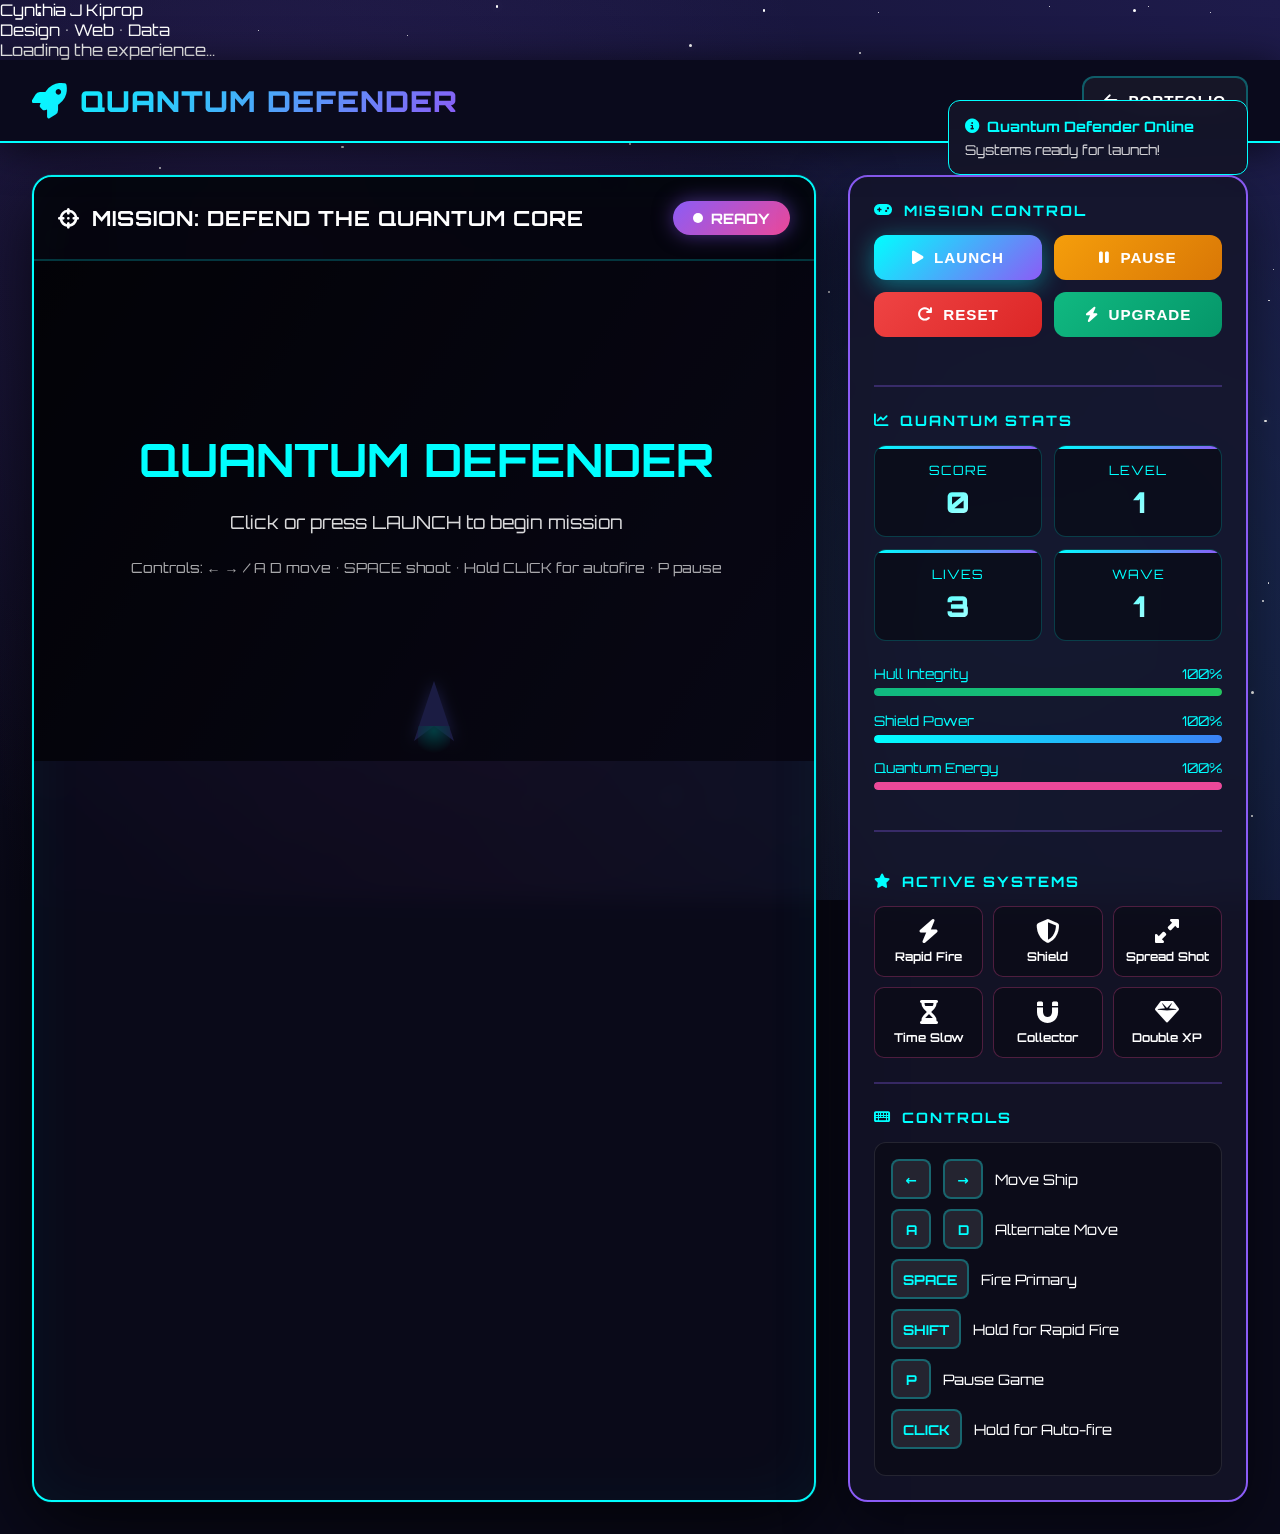
<file: Cynthia-Kiprop-Portfolio-revised/space-defender.html>
<!DOCTYPE html>
<html lang="en">
  <head>
    <meta charset="UTF-8" />
    <meta name="viewport" content="width=device-width, initial-scale=1.0" />
    <title>QUANTUM DEFENDER | Cynthia Kiprop</title>

    <link
      rel="stylesheet"
      href="https://cdnjs.cloudflare.com/ajax/libs/font-awesome/6.4.0/css/all.min.css"
    />
    <link
      href="https://fonts.googleapis.com/css2?family=Orbitron:wght@400;700;900&display=swap"
      rel="stylesheet"
    />

    <style>
      :root {
        --quantum-blue: #00ffff;
        --quantum-purple: #8b5cf6;
        --neon-pink: #ec4899;
        --energy-green: #10b981;
        --warning-orange: #f59e0b;
        --danger-red: #ef4444;
        --deep-space: #0a0a1a;
        --nebula-purple: #1e1b4b;
      }

      * {
        margin: 0;
        padding: 0;
        box-sizing: border-box;
        cursor: url("data:image/svg+xml,%3Csvg width='32' height='32' viewBox='0 0 32 32' fill='none' xmlns='http://www.w3.org/2000/svg'%3E%3Ccircle cx='16' cy='16' r='8' fill='%2300ffff'/%3E%3Ccircle cx='16' cy='16' r='15' stroke='%2300ffff' stroke-width='2'/%3E%3Cline x1='16' y1='4' x2='16' y2='10' stroke='%2300ffff' stroke-width='2'/%3E%3Cline x1='16' y1='22' x2='16' y2='28' stroke='%2300ffff' stroke-width='2'/%3E%3Cline x1='4' y1='16' x2='10' y2='16' stroke='%2300ffff' stroke-width='2'/%3E%3Cline x1='22' y1='16' x2='28' y2='16' stroke='%2300ffff' stroke-width='2'/%3E%3C/svg%3E")
            16 16,
          crosshair;
      }

      body {
        background: var(--deep-space);
        color: white;
        font-family: "Orbitron", "Segoe UI", system-ui, sans-serif;
        overflow-x: hidden;
        min-height: 100vh;
        position: relative;
      }

      /* Animated nebula background */
      .nebula-bg {
        position: fixed;
        top: 0;
        left: 0;
        width: 100%;
        height: 100%;
        background: radial-gradient(
            circle at 20% 30%,
            rgba(139, 92, 246, 0.15) 0%,
            transparent 50%
          ),
          radial-gradient(
            circle at 80% 70%,
            rgba(0, 255, 255, 0.1) 0%,
            transparent 50%
          ),
          radial-gradient(
            circle at 40% 80%,
            rgba(236, 72, 153, 0.1) 0%,
            transparent 50%
          ),
          linear-gradient(45deg, #0a0a1a 0%, #1e1b4b 100%);
        z-index: -2;
        pointer-events: none;
      }

      .starfield {
        position: fixed;
        inset: 0;
        pointer-events: none;
        z-index: -1;
      }

      @keyframes starTwinkle {
        0%,
        100% {
          opacity: var(--o);
          transform: scale(1);
        }
        50% {
          opacity: calc(var(--o) * 0.25);
          transform: scale(1.08);
        }
      }

      /* Header */
      .quantum-header {
        position: sticky;
        top: 0;
        z-index: 100;
        background: rgba(10, 10, 26, 0.95);
        backdrop-filter: blur(20px);
        border-bottom: 2px solid var(--quantum-blue);
        padding: 1rem 2rem;
        display: flex;
        justify-content: space-between;
        align-items: center;
        box-shadow: 0 5px 40px rgba(0, 0, 0, 0.7);
      }

      .logo {
        display: flex;
        align-items: center;
        gap: 12px;
        font-size: 1.8rem;
        font-weight: 900;
        background: linear-gradient(
          135deg,
          var(--quantum-blue),
          var(--quantum-purple)
        );
        -webkit-background-clip: text;
        -webkit-text-fill-color: transparent;
        background-clip: text;
        letter-spacing: 1px;
        text-transform: uppercase;
      }

      .logo-icon {
        font-size: 2.2rem;
        animation: quantumPulse 2s infinite;
      }

      @keyframes quantumPulse {
        0%,
        100% {
          transform: scale(1);
          filter: drop-shadow(0 0 10px var(--quantum-blue));
        }
        50% {
          transform: scale(1.1);
          filter: drop-shadow(0 0 20px var(--quantum-blue));
        }
      }

      /* Main game container */
      .game-container {
        max-width: 1400px;
        margin: 0 auto;
        padding: 2rem;
        display: grid;
        grid-template-columns: 1fr 400px;
        gap: 2rem;
        min-height: calc(100vh - 80px);
      }

      @media (max-width: 1024px) {
        .game-container {
          grid-template-columns: 1fr;
          padding: 1rem;
        }
      }

      /* Game canvas */
      .game-canvas {
        background: rgba(10, 10, 26, 0.7);
        backdrop-filter: blur(10px);
        border: 2px solid var(--quantum-blue);
        border-radius: 20px;
        overflow: hidden;
        box-shadow: 0 20px 80px rgba(0, 0, 0, 0.8),
          0 0 0 1px rgba(0, 255, 255, 0.1),
          inset 0 0 60px rgba(0, 255, 255, 0.05);
        position: relative;
      }

      .canvas-header {
        padding: 1.5rem;
        border-bottom: 2px solid rgba(0, 255, 255, 0.2);
        display: flex;
        justify-content: space-between;
        align-items: center;
        background: rgba(0, 0, 0, 0.6);
      }

      .mission-title {
        font-size: 1.3rem;
        font-weight: 700;
        display: flex;
        align-items: center;
        gap: 12px;
        text-transform: uppercase;
        letter-spacing: 1px;
      }

      .mission-status {
        background: linear-gradient(
          135deg,
          var(--quantum-purple),
          var(--neon-pink)
        );
        padding: 8px 20px;
        border-radius: 25px;
        font-weight: 700;
        font-size: 0.9rem;
        display: flex;
        align-items: center;
        gap: 8px;
        box-shadow: 0 0 20px rgba(139, 92, 246, 0.5);
      }

      .status-pulse {
        width: 10px;
        height: 10px;
        background: white;
        border-radius: 50%;
        animation: statusPulse 1s infinite;
      }

      @keyframes statusPulse {
        0%,
        100% {
          opacity: 1;
        }
        50% {
          opacity: 0.3;
        }
      }

      canvas {
        width: 100%;
        height: 500px;
        display: block;
        background: transparent;
        cursor: crosshair; /* fixes cursor “disappears” on canvas */
        touch-action: none; /* cleaner mobile control */
      }

      /* Control panel */
      .control-panel {
        background: rgba(20, 20, 40, 0.8);
        backdrop-filter: blur(15px);
        border: 2px solid var(--quantum-purple);
        border-radius: 20px;
        padding: 1.5rem;
        display: flex;
        flex-direction: column;
        gap: 1.5rem;
        box-shadow: 0 20px 60px rgba(0, 0, 0, 0.5);
      }

      .panel-section {
        padding-bottom: 1.5rem;
        border-bottom: 2px solid rgba(139, 92, 246, 0.3);
      }

      .panel-section:last-child {
        border-bottom: none;
        padding-bottom: 0;
      }

      .section-title {
        font-size: 0.9rem;
        text-transform: uppercase;
        letter-spacing: 2px;
        color: var(--quantum-blue);
        margin-bottom: 1rem;
        font-weight: 700;
        display: flex;
        align-items: center;
        gap: 10px;
      }

      /* Game controls */
      .game-controls {
        display: grid;
        grid-template-columns: 1fr 1fr;
        gap: 12px;
        margin-bottom: 1.5rem;
      }

      .quantum-btn {
        background: rgba(255, 255, 255, 0.05);
        border: 2px solid rgba(0, 255, 255, 0.3);
        color: white;
        padding: 14px 20px;
        border-radius: 12px;
        font-weight: 700;
        font-size: 0.95rem;
        display: flex;
        align-items: center;
        justify-content: center;
        gap: 10px;
        transition: all 0.2s ease;
        cursor: pointer;
        text-transform: uppercase;
        letter-spacing: 1px;
      }

      .quantum-btn:hover {
        background: rgba(0, 255, 255, 0.15);
        transform: translateY(-2px);
        border-color: var(--quantum-blue);
        box-shadow: 0 5px 20px rgba(0, 255, 255, 0.3);
      }

      .quantum-btn:active {
        transform: translateY(0);
      }

      .quantum-btn.primary {
        background: linear-gradient(
          135deg,
          var(--quantum-blue),
          var(--quantum-purple)
        );
        border: none;
        box-shadow: 0 5px 25px rgba(0, 255, 255, 0.4);
      }

      .quantum-btn.primary:hover {
        background: linear-gradient(
          135deg,
          var(--quantum-purple),
          var(--quantum-blue)
        );
        box-shadow: 0 8px 30px rgba(0, 255, 255, 0.6);
      }

      .quantum-btn.warning {
        background: linear-gradient(135deg, var(--warning-orange), #d97706);
        border: none;
      }

      .quantum-btn.danger {
        background: linear-gradient(135deg, var(--danger-red), #dc2626);
        border: none;
      }

      .quantum-btn.success {
        background: linear-gradient(135deg, var(--energy-green), #059669);
        border: none;
      }

      /* Stats display */
      .stats-grid {
        display: grid;
        grid-template-columns: repeat(2, 1fr);
        gap: 12px;
        margin-bottom: 1.5rem;
      }

      .stat-card {
        background: rgba(0, 0, 0, 0.4);
        border: 1px solid rgba(0, 255, 255, 0.2);
        border-radius: 12px;
        padding: 1rem;
        text-align: center;
        position: relative;
        overflow: hidden;
      }

      .stat-card::before {
        content: "";
        position: absolute;
        top: 0;
        left: 0;
        right: 0;
        height: 3px;
        background: linear-gradient(
          90deg,
          var(--quantum-blue),
          var(--quantum-purple)
        );
      }

      .stat-label {
        font-size: 0.8rem;
        color: var(--quantum-blue);
        margin-bottom: 6px;
        text-transform: uppercase;
        letter-spacing: 1px;
      }

      .stat-value {
        font-size: 1.8rem;
        font-weight: 900;
        background: linear-gradient(135deg, var(--quantum-blue), white);
        -webkit-background-clip: text;
        -webkit-text-fill-color: transparent;
        background-clip: text;
      }

      /* Power-ups display */
      .powerups-section {
        margin-top: 1rem;
      }

      .powerups-grid {
        display: grid;
        grid-template-columns: repeat(3, 1fr);
        gap: 10px;
        margin-top: 1rem;
      }

      .powerup-item {
        background: rgba(0, 0, 0, 0.3);
        border: 1px solid rgba(236, 72, 153, 0.3);
        border-radius: 10px;
        padding: 12px;
        text-align: center;
        transition: all 0.3s ease;
        position: relative;
        overflow: hidden;
      }

      .powerup-item.active {
        background: rgba(236, 72, 153, 0.2);
        border-color: var(--neon-pink);
        box-shadow: 0 0 15px rgba(236, 72, 153, 0.4);
        transform: translateY(-2px);
      }

      .powerup-icon {
        font-size: 1.5rem;
        margin-bottom: 6px;
        display: block;
      }

      .powerup-name {
        font-size: 0.75rem;
        font-weight: 600;
        color: white;
      }

      .powerup-timer {
        position: absolute;
        bottom: 0;
        left: 0;
        right: 0;
        height: 3px;
        background: linear-gradient(90deg, var(--neon-pink), transparent);
        width: 0%;
      }

      /* Ability bars */
      .ability-bars {
        margin-top: 1rem;
      }

      .ability-bar {
        margin-bottom: 1rem;
      }

      .bar-label {
        display: flex;
        justify-content: space-between;
        font-size: 0.85rem;
        color: var(--quantum-blue);
        margin-bottom: 6px;
      }

      .bar-container {
        height: 8px;
        background: rgba(255, 255, 255, 0.1);
        border-radius: 4px;
        overflow: hidden;
        position: relative;
      }

      .bar-fill {
        height: 100%;
        border-radius: 4px;
        transition: width 0.2s ease;
        position: relative;
      }

      .bar-fill.health {
        background: linear-gradient(90deg, var(--energy-green), #22c55e);
      }

      .bar-fill.shield {
        background: linear-gradient(90deg, var(--quantum-blue), #3b82f6);
      }

      .bar-fill.energy {
        background: linear-gradient(90deg, var(--neon-pink), #ec4899);
      }

      /* Key bindings */
      .key-bindings {
        margin-top: 1rem;
        padding: 1rem;
        background: rgba(0, 0, 0, 0.3);
        border-radius: 12px;
        border: 1px solid rgba(255, 255, 255, 0.1);
      }

      .key-row {
        display: flex;
        align-items: center;
        gap: 12px;
        margin-bottom: 10px;
        font-size: 0.9rem;
      }

      .key-btn {
        min-width: 40px;
        height: 40px;
        padding: 0 10px;
        background: rgba(255, 255, 255, 0.1);
        border: 2px solid rgba(0, 255, 255, 0.3);
        border-radius: 8px;
        display: inline-flex;
        align-items: center;
        justify-content: center;
        font-weight: 700;
        font-size: 0.85rem;
        color: var(--quantum-blue);
        white-space: nowrap;
      }

      /* Notification system */
      .notification-center {
        position: fixed;
        top: 100px;
        right: 2rem;
        width: 300px;
        z-index: 1000;
        pointer-events: none;
      }

      .notification {
        background: rgba(20, 20, 40, 0.95);
        backdrop-filter: blur(10px);
        border: 1px solid var(--quantum-blue);
        border-radius: 12px;
        padding: 1rem;
        margin-bottom: 1rem;
        transform: translateX(100%);
        opacity: 0;
        transition: all 0.3s ease;
        pointer-events: auto;
      }

      .notification.show {
        transform: translateX(0);
        opacity: 1;
      }

      .notification-title {
        font-size: 0.9rem;
        font-weight: 700;
        color: var(--quantum-blue);
        margin-bottom: 6px;
        display: flex;
        align-items: center;
        gap: 8px;
      }

      .notification-message {
        font-size: 0.85rem;
        color: rgba(255, 255, 255, 0.8);
      }

      /* Boss health bar */
      .boss-health {
        position: fixed;
        top: 110px;
        left: 50%;
        transform: translateX(-50%);
        width: min(900px, 80%);
        background: rgba(0, 0, 0, 0.8);
        border: 2px solid var(--danger-red);
        border-radius: 10px;
        padding: 8px;
        display: none;
        z-index: 999;
      }

      .boss-name {
        text-align: center;
        font-weight: 700;
        color: var(--danger-red);
        margin-bottom: 6px;
        text-transform: uppercase;
        letter-spacing: 2px;
      }

      .boss-bar-container {
        height: 12px;
        background: rgba(255, 255, 255, 0.1);
        border-radius: 6px;
        overflow: hidden;
      }

      .boss-bar-fill {
        height: 100%;
        background: linear-gradient(90deg, var(--danger-red), #f87171);
        width: 100%;
        transition: width 0.2s ease;
      }

      /* Combo counter */
      .combo-display {
        position: fixed;
        top: 50%;
        left: 50%;
        transform: translate(-50%, -50%);
        font-size: 4rem;
        font-weight: 900;
        color: var(--neon-pink);
        text-shadow: 0 0 30px rgba(236, 72, 153, 0.7);
        opacity: 0;
        pointer-events: none;
        transition: all 0.3s ease;
        z-index: 999;
      }

      /* Responsive adjustments */
      @media (max-width: 768px) {
        .game-container {
          padding: 1rem;
        }

        .quantum-header {
          padding: 1rem;
        }

        .game-controls {
          grid-template-columns: 1fr;
        }

        .stats-grid {
          grid-template-columns: repeat(2, 1fr);
        }

        .powerups-grid {
          grid-template-columns: repeat(2, 1fr);
        }

        .notification-center {
          width: 90%;
          left: 5%;
          right: 5%;
        }
      }
    </style>
  </head>

  <body class="is-loading">
    <!-- Page Loader (shows ~2s) -->
    <div id="page-loader" class="page-loader" role="status" aria-live="polite" aria-label="Loading">
      <div class="loader-backdrop"></div>

      <div class="loader-center">
        <div class="loader-orbit" aria-hidden="true"></div>
        <div class="loader-orbit orbit-2" aria-hidden="true"></div>
        <div class="loader-orbit orbit-3" aria-hidden="true"></div>

        <div class="loader-card">
          <div class="loader-brand">
            <span class="loader-mark" aria-hidden="true"></span>
            <div class="loader-text">
              <div class="loader-name">Cynthia J Kiprop</div>
              <div class="loader-tagline">Design • Web • Data</div>
            </div>
          </div>

          <div class="loader-progress" aria-hidden="true">
            <span class="loader-bar"></span>
          </div>

          <div class="loader-hint">Loading the experience…</div>
        </div>
      </div>
    </div>
    <div class="nebula-bg"></div>
    <div class="starfield" id="starfield"></div>

    <div class="notification-center" id="notificationCenter"></div>
    <div class="combo-display" id="comboDisplay">x10 COMBO!</div>

    <div class="boss-health" id="bossHealth">
      <div class="boss-name" id="bossName">ALIEN MOTHERSHIP</div>
      <div class="boss-bar-container">
        <div class="boss-bar-fill" id="bossHealthBar"></div>
      </div>
    </div>

    <header class="quantum-header">
      <div class="logo">
        <i class="fas fa-rocket logo-icon"></i>
        <span>QUANTUM DEFENDER</span>
      </div>

      <div style="display: flex; align-items: center; gap: 1rem">
        <button
          class="quantum-btn"
          onclick="window.open('index.html', '_self')"
        >
          <i class="fas fa-arrow-left"></i> Portfolio
        </button>
      </div>
    </header>

    <main class="game-container">
      <section class="game-canvas">
        <div class="canvas-header">
          <div class="mission-title">
            <i class="fas fa-crosshairs"></i>
            <span>MISSION: DEFEND THE QUANTUM CORE</span>
          </div>
          <div class="mission-status">
            <div class="status-pulse"></div>
            <span id="missionStatus">READY</span>
          </div>
        </div>

        <canvas id="quantumCanvas" width="1024" height="500"></canvas>
      </section>

      <aside class="control-panel">
        <div class="panel-section">
          <h3 class="section-title">
            <i class="fas fa-gamepad"></i>
            MISSION CONTROL
          </h3>

          <div class="game-controls">
            <button class="quantum-btn primary" id="startBtn">
              <i class="fas fa-play"></i> Launch
            </button>
            <button class="quantum-btn warning" id="pauseBtn">
              <i class="fas fa-pause"></i> Pause
            </button>
            <button class="quantum-btn danger" id="resetBtn">
              <i class="fas fa-redo"></i> Reset
            </button>
            <button class="quantum-btn success" id="upgradeBtn">
              <i class="fas fa-bolt"></i> Upgrade
            </button>
          </div>
        </div>

        <div class="panel-section">
          <h3 class="section-title">
            <i class="fas fa-chart-line"></i>
            QUANTUM STATS
          </h3>

          <div class="stats-grid">
            <div class="stat-card">
              <div class="stat-label">Score</div>
              <div class="stat-value" id="scoreDisplay">0</div>
            </div>
            <div class="stat-card">
              <div class="stat-label">Level</div>
              <div class="stat-value" id="levelDisplay">1</div>
            </div>
            <div class="stat-card">
              <div class="stat-label">Lives</div>
              <div class="stat-value" id="livesDisplay">3</div>
            </div>
            <div class="stat-card">
              <div class="stat-label">Wave</div>
              <div class="stat-value" id="waveDisplay">1</div>
            </div>
          </div>

          <div class="ability-bars">
            <div class="ability-bar">
              <div class="bar-label">
                <span>Hull Integrity</span>
                <span id="healthValue">100%</span>
              </div>
              <div class="bar-container">
                <div
                  class="bar-fill health"
                  id="healthBar"
                  style="width: 100%"
                ></div>
              </div>
            </div>

            <div class="ability-bar">
              <div class="bar-label">
                <span>Shield Power</span>
                <span id="shieldValue">100%</span>
              </div>
              <div class="bar-container">
                <div
                  class="bar-fill shield"
                  id="shieldBar"
                  style="width: 100%"
                ></div>
              </div>
            </div>

            <div class="ability-bar">
              <div class="bar-label">
                <span>Quantum Energy</span>
                <span id="energyValue">100%</span>
              </div>
              <div class="bar-container">
                <div
                  class="bar-fill energy"
                  id="energyBar"
                  style="width: 100%"
                ></div>
              </div>
            </div>
          </div>
        </div>

        <div class="panel-section powerups-section">
          <h3 class="section-title">
            <i class="fas fa-star"></i>
            ACTIVE SYSTEMS
          </h3>

          <div class="powerups-grid">
            <div class="powerup-item" id="powerupRapid">
              <i class="fas fa-bolt powerup-icon"></i>
              <div class="powerup-name">Rapid Fire</div>
              <div class="powerup-timer"></div>
            </div>
            <div class="powerup-item" id="powerupShield">
              <i class="fas fa-shield-alt powerup-icon"></i>
              <div class="powerup-name">Shield</div>
              <div class="powerup-timer"></div>
            </div>
            <div class="powerup-item" id="powerupSpread">
              <i class="fas fa-expand-alt powerup-icon"></i>
              <div class="powerup-name">Spread Shot</div>
              <div class="powerup-timer"></div>
            </div>
            <div class="powerup-item" id="powerupSlow">
              <i class="fas fa-hourglass-half powerup-icon"></i>
              <div class="powerup-name">Time Slow</div>
              <div class="powerup-timer"></div>
            </div>
            <div class="powerup-item" id="powerupMagnet">
              <i class="fas fa-magnet powerup-icon"></i>
              <div class="powerup-name">Collector</div>
              <div class="powerup-timer"></div>
            </div>
            <div class="powerup-item" id="powerupDouble">
              <i class="fas fa-gem powerup-icon"></i>
              <div class="powerup-name">Double XP</div>
              <div class="powerup-timer"></div>
            </div>
          </div>
        </div>

        <div class="panel-section">
          <h3 class="section-title">
            <i class="fas fa-keyboard"></i>
            CONTROLS
          </h3>
          <div class="key-bindings">
            <div class="key-row">
              <div class="key-btn">←</div>
              <div class="key-btn">→</div>
              <span>Move Ship</span>
            </div>
            <div class="key-row">
              <div class="key-btn">A</div>
              <div class="key-btn">D</div>
              <span>Alternate Move</span>
            </div>
            <div class="key-row">
              <div class="key-btn">SPACE</div>
              <span>Fire Primary</span>
            </div>
            <div class="key-row">
              <div class="key-btn">SHIFT</div>
              <span>Hold for Rapid Fire</span>
            </div>
            <div class="key-row">
              <div class="key-btn">P</div>
              <span>Pause Game</span>
            </div>
            <div class="key-row">
              <div class="key-btn">CLICK</div>
              <span>Hold for Auto-fire</span>
            </div>
          </div>
        </div>
      </aside>
    </main>

    <script>
      class QuantumDefender {
        constructor() {
          this.canvas = document.getElementById("quantumCanvas");
          this.ctx = this.canvas.getContext("2d");

          this.gameState = "ready"; // ready, running, paused, gameover, boss

          this.score = 0;
          this.highScore = Number(
            localStorage.getItem("quantumHighScore") || 0
          );
          this.level = 1;
          this.wave = 1;
          this.lives = 3;

          this.combo = 0;
          this.comboTimer = 0;

          this.keys = new Set();
          this.mouse = { x: 0, y: 0, down: false };

          this.player = {
            x: 400,
            y: 450,
            width: 40,
            height: 60,
            speed: 8,
            health: 100,
            shield: 100,
            energy: 100,
            lastShot: 0,
            shotCooldown: 150,
            isInvulnerable: false,
            invulnerableTimer: 0,
          };

          this.bullets = [];
          this.enemies = [];
          this.particles = [];
          this.powerups = [];
          this.explosions = [];

          this.activePowerups = {
            rapidFire: { active: false, timer: 0 },
            shield: { active: false, timer: 0 },
            spreadShot: { active: false, timer: 0 },
            timeSlow: { active: false, timer: 0 },
            magnet: { active: false, timer: 0 },
            doubleXP: { active: false, timer: 0 },
          };

          this.boss = null;
          this.bossActive = false;

          // NEW: timed world powerup spawns so game feels alive
          this.worldPowerupTimer = 0; // frames

          this.init();
          this.setupEventListeners();
          this.createStarfield();
          this.updateUI();
          this.showNotification(
            "Quantum Defender Online",
            "Systems ready for launch!"
          );
        }

        init() {
          this.resizeCanvas();
          window.addEventListener("resize", () => this.resizeCanvas());
          this.gameLoop();
        }

        resizeCanvas() {
          const container = this.canvas.parentElement;
          const rect = container.getBoundingClientRect();
          const dpr = window.devicePixelRatio || 1;

          // IMPORTANT FIX: reset transform so scaling doesn't stack on resize
          this.canvas.width = Math.floor(rect.width * dpr);
          this.canvas.height = Math.floor(500 * dpr);
          this.canvas.style.width = rect.width + "px";
          this.canvas.style.height = "500px";
          this.ctx.setTransform(dpr, 0, 0, dpr, 0, 0);
        }

        get width() {
          return this.canvas.width / (window.devicePixelRatio || 1);
        }
        get height() {
          return this.canvas.height / (window.devicePixelRatio || 1);
        }

        createStarfield() {
          const starfield = document.getElementById("starfield");
          starfield.innerHTML = "";
          const count = 160;

          for (let i = 0; i < count; i++) {
            const star = document.createElement("div");
            const s = Math.random() * 2.6 + 0.6;
            const o = Math.random() * 0.55 + 0.25;

            star.style.position = "absolute";
            star.style.width = s + "px";
            star.style.height = s + "px";
            star.style.left = Math.random() * 100 + "%";
            star.style.top = Math.random() * 100 + "%";
            star.style.borderRadius = "999px";
            star.style.background = "white";
            star.style.boxShadow = `0 0 ${
              Math.random() * 10 + 6
            }px rgba(255,255,255,0.35)`;
            star.style.setProperty("--o", o);
            star.style.animation = `starTwinkle ${Math.random() * 3 + 2.5}s ${
              Math.random() * 2
            }s infinite alternate`;

            starfield.appendChild(star);
          }
        }

        setupEventListeners() {
          window.addEventListener("keydown", (e) => {
            this.keys.add(e.key);

            if (e.key === "p" || e.key === "P") this.togglePause();
            if (e.key === " " || e.code === "Space") e.preventDefault();
          });

          window.addEventListener("keyup", (e) => {
            this.keys.delete(e.key);
          });

          // mouse
          this.canvas.addEventListener("mousemove", (e) => {
            const rect = this.canvas.getBoundingClientRect();
            this.mouse.x = e.clientX - rect.left;
            this.mouse.y = e.clientY - rect.top;
          });

          this.canvas.addEventListener(
            "mousedown",
            () => (this.mouse.down = true)
          );
          window.addEventListener("mouseup", () => (this.mouse.down = false));

          // touch
          this.canvas.addEventListener(
            "touchstart",
            (e) => {
              const rect = this.canvas.getBoundingClientRect();
              const t = e.touches[0];
              this.mouse.x = t.clientX - rect.left;
              this.mouse.y = t.clientY - rect.top;
              this.mouse.down = true;
              e.preventDefault();
            },
            { passive: false }
          );

          this.canvas.addEventListener(
            "touchmove",
            (e) => {
              const rect = this.canvas.getBoundingClientRect();
              const t = e.touches[0];
              this.mouse.x = t.clientX - rect.left;
              this.mouse.y = t.clientY - rect.top;
              e.preventDefault();
            },
            { passive: false }
          );

          this.canvas.addEventListener(
            "touchend",
            () => (this.mouse.down = false)
          );

          // buttons
          document
            .getElementById("startBtn")
            .addEventListener("click", () => this.startGame());
          document
            .getElementById("pauseBtn")
            .addEventListener("click", () => this.togglePause());
          document
            .getElementById("resetBtn")
            .addEventListener("click", () => this.resetGame());
          document
            .getElementById("upgradeBtn")
            .addEventListener("click", () => this.showUpgradeMenu());

          // click-to-start
          this.canvas.addEventListener("click", () => {
            if (this.gameState === "ready") this.startGame();
          });
        }

        startGame() {
          if (this.gameState === "ready" || this.gameState === "gameover") {
            this.resetGame();
            this.gameState = "running";
            document.getElementById("missionStatus").textContent = "ENGAGED";
            this.showNotification(
              "Mission Started",
              "Defend the quantum core at all costs!"
            );
          }
        }

        togglePause() {
          if (this.gameState === "running" || this.gameState === "boss") {
            this.gameState = "paused";
            document.getElementById("missionStatus").textContent = "PAUSED";
            this.showNotification("Game Paused", "Systems on standby");
          } else if (this.gameState === "paused") {
            // if boss was active, return to boss state
            this.gameState = this.bossActive ? "boss" : "running";
            document.getElementById("missionStatus").textContent = this
              .bossActive
              ? "BOSS BATTLE"
              : "ENGAGED";
            this.showNotification("Game Resumed", "Systems re-engaged");
          }
        }

        resetGame() {
          this.score = 0;
          this.level = 1;
          this.wave = 1;
          this.lives = 3;
          this.combo = 0;
          this.comboTimer = 0;

          this.player = {
            x: this.width / 2,
            y: 450,
            width: 40,
            height: 60,
            speed: 8,
            health: 100,
            shield: 100,
            energy: 100,
            lastShot: 0,
            shotCooldown: 150,
            isInvulnerable: false,
            invulnerableTimer: 0,
          };

          this.bullets = [];
          this.enemies = [];
          this.particles = [];
          this.powerups = [];
          this.explosions = [];

          this.activePowerups = {
            rapidFire: { active: false, timer: 0 },
            shield: { active: false, timer: 0 },
            spreadShot: { active: false, timer: 0 },
            timeSlow: { active: false, timer: 0 },
            magnet: { active: false, timer: 0 },
            doubleXP: { active: false, timer: 0 },
          };

          this.boss = null;
          this.bossActive = false;
          document.getElementById("bossHealth").style.display = "none";

          this.worldPowerupTimer = 0;

          this.updatePowerupUI();
          this.updateUI();

          this.gameState = "ready";
          document.getElementById("missionStatus").textContent = "READY";
        }

        // FIX: Update should run during boss fights too
        update() {
          if (!(this.gameState === "running" || this.gameState === "boss"))
            return;

          this.updatePlayer();
          this.updateBullets();
          this.updateEnemies();
          this.updateParticles();
          this.updatePowerups();
          this.updateExplosions();

          if (this.bossActive) this.updateBoss();

          this.updatePowerupTimers();
          this.spawnEnemies();
          this.spawnWorldPowerups();

          // combo decay
          if (this.combo > 0) {
            this.comboTimer--;
            if (this.comboTimer <= 0) this.resetCombo();
          }

          this.updateUI();

          if (this.lives <= 0) this.gameOver();
        }

        updatePlayer() {
          const moveSpeed =
            this.player.speed * (this.activePowerups.timeSlow.active ? 0.7 : 1);

          if (
            this.keys.has("ArrowLeft") ||
            this.keys.has("a") ||
            this.keys.has("A")
          )
            this.player.x -= moveSpeed;
          if (
            this.keys.has("ArrowRight") ||
            this.keys.has("d") ||
            this.keys.has("D")
          )
            this.player.x += moveSpeed;

          // bounds (center-based)
          this.player.x = Math.max(
            this.player.width / 2,
            Math.min(this.width - this.player.width / 2, this.player.x)
          );

          const now = Date.now();
          const shootKey =
            this.keys.has(" ") ||
            this.keys.has("Space") ||
            this.keys.has("Spacebar");
          const rapidFire =
            this.activePowerups.rapidFire.active || this.keys.has("Shift");
          const cooldown = rapidFire
            ? this.player.shotCooldown / 3
            : this.player.shotCooldown;

          if (
            (shootKey || this.mouse.down) &&
            now - this.player.lastShot > cooldown
          ) {
            this.shoot();
            this.player.lastShot = now;
          }

          // regen
          if (this.player.shield < 100)
            this.player.shield = Math.min(100, this.player.shield + 0.2);
          if (this.player.energy < 100)
            this.player.energy = Math.min(100, this.player.energy + 0.5);

          if (this.player.isInvulnerable) {
            this.player.invulnerableTimer--;
            if (this.player.invulnerableTimer <= 0)
              this.player.isInvulnerable = false;
          }
        }

        // IMPROVED: bullets aim towards cursor for "control the arrow" feel
        shoot() {
          // direction from ship to cursor (clamp upward bias so it still feels shooter-like)
          const dx = (this.mouse.x || this.player.x) - this.player.x;
          const dy = (this.mouse.y || 0) - this.player.y;

          const len = Math.max(1, Math.hypot(dx, dy));
          let ux = dx / len;
          let uy = dy / len;

          // force upward-ish shooting so it doesn't shoot down into player
          if (uy > -0.2) uy = -0.2;
          const nlen = Math.max(1, Math.hypot(ux, uy));
          ux /= nlen;
          uy /= nlen;

          const baseSpeed = 12;
          const bulletCount = this.activePowerups.spreadShot.active ? 5 : 1;
          const spread = this.activePowerups.spreadShot.active ? 0.25 : 0;

          for (let i = 0; i < bulletCount; i++) {
            const a = (i - (bulletCount - 1) / 2) * spread;
            const cos = Math.cos(a),
              sin = Math.sin(a);
            const vx = (ux * cos - uy * sin) * baseSpeed;
            const vy = (ux * sin + uy * cos) * baseSpeed;

            this.bullets.push({
              x: this.player.x,
              y: this.player.y - this.player.height / 2,
              vx,
              vy,
              width: 6,
              height: 20,
              damage: 10,
              type: "player",
              color: "#00ffff",
            });
          }

          this.createMuzzleFlash(
            this.player.x,
            this.player.y - this.player.height / 2
          );
          this.playSound("shoot");
        }

        updateBullets() {
          for (let i = this.bullets.length - 1; i >= 0; i--) {
            const b = this.bullets[i];
            const slow = this.activePowerups.timeSlow.active ? 0.85 : 1;
            b.x += b.vx * slow;
            b.y += b.vy * slow;

            if (
              b.y < -80 ||
              b.y > this.height + 80 ||
              b.x < -80 ||
              b.x > this.width + 80
            ) {
              this.bullets.splice(i, 1);
            }
          }
        }

        spawnEnemies() {
          const spawnRate = Math.max(55, 110 - this.wave * 4.5);

          if (Math.random() < 1 / spawnRate && !this.bossActive) {
            const types = ["basic", "fast", "tank", "shooter"];
            const weights = [0.55, 0.2, 0.15, 0.1];

            let type = "basic";
            let r = Math.random();
            let sum = 0;
            for (let i = 0; i < types.length; i++) {
              sum += weights[i];
              if (r < sum) {
                type = types[i];
                break;
              }
            }
            this.enemies.push(this.createEnemy(type));
          }

          // boss every 5 waves when arena is clear
          if (
            this.wave % 5 === 0 &&
            !this.bossActive &&
            this.enemies.length === 0 &&
            this.gameState !== "paused"
          ) {
            this.spawnBoss();
          }
        }

        createEnemy(type) {
          const base = {
            x: Math.random() * (this.width - 60) + 30,
            y: -50,
            width: 30,
            height: 30,
            health: 20,
            maxHealth: 20,
            color: "#ef4444",
            vy: 2 + this.wave * 0.15,
          };

          switch (type) {
            case "fast":
              return {
                ...base,
                width: 20,
                height: 20,
                health: 10,
                maxHealth: 10,
                color: "#f59e0b",
                vy: 3 + this.wave * 0.2,
              };
            case "tank":
              return {
                ...base,
                width: 44,
                height: 44,
                health: 55 + this.wave * 6,
                maxHealth: 55 + this.wave * 6,
                color: "#6366f1",
                vy: 1.1 + this.wave * 0.1,
              };
            case "shooter":
              return {
                ...base,
                width: 26,
                height: 26,
                health: 15,
                maxHealth: 15,
                color: "#10b981",
                vy: 1.5 + this.wave * 0.15,
                shootTimer: 40,
                shootCooldown: 70,
              };
            default:
              return base;
          }
        }

        updateEnemies() {
          for (let i = this.enemies.length - 1; i >= 0; i--) {
            const e = this.enemies[i];
            const slow = this.activePowerups.timeSlow.active ? 0.75 : 1;
            e.y += e.vy * slow;

            if (e.shootTimer !== undefined) {
              e.shootTimer--;
              if (e.shootTimer <= 0) {
                this.enemyShoot(e);
                e.shootTimer = e.shootCooldown;
              }
            }

            // collide with player (center-based)
            if (
              !this.player.isInvulnerable &&
              this.checkCollision(e, this.player)
            ) {
              this.damagePlayer(20);
              this.createExplosion(e.x, e.y, 30);
              this.enemies.splice(i, 1);
              continue;
            }

            // collide with bullets
            for (let j = this.bullets.length - 1; j >= 0; j--) {
              const b = this.bullets[j];
              if (b.type === "player" && this.checkCollision(b, e)) {
                e.health -= b.damage;
                this.createHitEffect(b.x, b.y);
                this.bullets.splice(j, 1);

                if (e.health <= 0) {
                  this.score +=
                    100 * (this.activePowerups.doubleXP.active ? 2 : 1);

                  this.combo++;
                  this.comboTimer = 120;

                  this.createExplosion(e.x, e.y, 40);
                  this.spawnPowerupDrop(e.x, e.y);
                  this.enemies.splice(i, 1);

                  if (this.combo >= 5) this.showCombo();

                  // wave logic: if boss not active and enemies cleared, increase wave
                  if (this.enemies.length === 0 && !this.bossActive) {
                    this.wave++;
                    this.level = Math.floor(this.wave / 5) + 1;
                    this.showNotification(
                      `Wave ${this.wave - 1} Cleared`,
                      "Next wave incoming…"
                    );
                  }
                }
                break;
              }
            }

            if (e.y > this.height + 120) this.enemies.splice(i, 1);
          }
        }

        enemyShoot(enemy) {
          const angle = Math.atan2(
            this.player.y - enemy.y,
            this.player.x - enemy.x
          );
          const speed = 6;

          this.bullets.push({
            x: enemy.x,
            y: enemy.y + enemy.height / 2,
            vx: Math.cos(angle) * speed,
            vy: Math.sin(angle) * speed,
            width: 10,
            height: 10,
            damage: 15,
            type: "enemy",
            color: "#f59e0b",
          });
        }

        // drop-based powerups (from enemies/boss)
        spawnPowerupDrop(x, y) {
          if (Math.random() > 0.22) return;

          const types = [
            "rapidFire",
            "shield",
            "spreadShot",
            "timeSlow",
            "magnet",
            "doubleXP",
          ];
          const type = types[Math.floor(Math.random() * types.length)];

          this.powerups.push({ x, y, width: 20, height: 20, type, vy: 2.1 });
        }

        // NEW: ambient powerups to keep game exciting even when you miss drops
        spawnWorldPowerups() {
          this.worldPowerupTimer++;
          // every ~11 seconds (at 60fps), spawn a powerup from the top
          if (this.worldPowerupTimer > 660 && !this.bossActive) {
            this.worldPowerupTimer = 0;
            const types = [
              "rapidFire",
              "shield",
              "spreadShot",
              "timeSlow",
              "magnet",
              "doubleXP",
            ];
            const type = types[Math.floor(Math.random() * types.length)];
            this.powerups.push({
              x: Math.random() * (this.width - 60) + 30,
              y: -20,
              width: 20,
              height: 20,
              type,
              vy: 2.0,
            });
            this.showNotification(
              "System Drop",
              "A quantum module entered the field!"
            );
          }
        }

        updatePowerups() {
          for (let i = this.powerups.length - 1; i >= 0; i--) {
            const p = this.powerups[i];
            p.y += p.vy;

            if (this.activePowerups.magnet.active) {
              const dx = this.player.x - p.x;
              const dy = this.player.y - p.y;
              const dist = Math.hypot(dx, dy);
              if (dist < 320) {
                p.x += dx * 0.05;
                p.y += dy * 0.05;
              }
            }

            if (this.checkCollision(p, this.player)) {
              this.collectPowerup(p.type);
              this.createCollectEffect(p.x, p.y);
              this.powerups.splice(i, 1);
              continue;
            }

            if (p.y > this.height + 60) this.powerups.splice(i, 1);
          }
        }

        collectPowerup(type) {
          const duration = 600;

          if (type === "rapidFire") {
            this.activePowerups.rapidFire.active = true;
            this.activePowerups.rapidFire.timer = duration;
            this.showNotification("Rapid Fire", "Fire rate increased!");
          } else if (type === "shield") {
            this.activePowerups.shield.active = true;
            this.activePowerups.shield.timer = duration;
            this.player.shield = 100;
            this.showNotification("Shield", "Shields restored + reinforced!");
          } else if (type === "spreadShot") {
            this.activePowerups.spreadShot.active = true;
            this.activePowerups.spreadShot.timer = duration;
            this.showNotification("Spread Shot", "Multi-shot enabled!");
          } else if (type === "timeSlow") {
            this.activePowerups.timeSlow.active = true;
            this.activePowerups.timeSlow.timer = duration;
            this.showNotification("Time Slow", "Enemies slowed!");
          } else if (type === "magnet") {
            this.activePowerups.magnet.active = true;
            this.activePowerups.magnet.timer = duration;
            this.showNotification("Collector", "Nearby powerups pulled in!");
          } else if (type === "doubleXP") {
            this.activePowerups.doubleXP.active = true;
            this.activePowerups.doubleXP.timer = duration;
            this.showNotification("Double XP", "Score multiplier active!");
          }

          this.updatePowerupUI();
        }

        updatePowerupTimers() {
          for (const [k, p] of Object.entries(this.activePowerups)) {
            if (p.active) {
              p.timer--;
              if (p.timer <= 0) {
                p.active = false;
                this.updatePowerupUI();
              }
            }
          }
        }

        updatePowerupUI() {
          const map = {
            rapidFire: document.getElementById("powerupRapid"),
            shield: document.getElementById("powerupShield"),
            spreadShot: document.getElementById("powerupSpread"),
            timeSlow: document.getElementById("powerupSlow"),
            magnet: document.getElementById("powerupMagnet"),
            doubleXP: document.getElementById("powerupDouble"),
          };

          for (const [k, el] of Object.entries(map)) {
            const p = this.activePowerups[k];
            const bar = el.querySelector(".powerup-timer");
            if (p.active) {
              el.classList.add("active");
              bar.style.width = ((p.timer / 600) * 100).toFixed(2) + "%";
            } else {
              el.classList.remove("active");
              bar.style.width = "0%";
            }
          }
        }

        spawnBoss() {
          this.bossActive = true;
          this.gameState = "boss";
          document.getElementById("missionStatus").textContent = "BOSS BATTLE";

          const maxHealth = 520 + this.wave * 110;

          this.boss = {
            x: this.width / 2,
            y: 110,
            width: 140,
            height: 120,
            health: maxHealth,
            maxHealth,
            vx: 2.4,
            pattern: 0,
            patternTimer: 0,
            shootTimer: 40,
          };

          document.getElementById("bossHealth").style.display = "block";
          document.getElementById(
            "bossName"
          ).textContent = `WAVE ${this.wave} BOSS`;
          this.showNotification(
            "BOSS INCOMING",
            "Massive enemy signature detected!"
          );
        }

        updateBoss() {
          if (!this.boss) return;

          this.boss.patternTimer++;
          if (this.boss.patternTimer > 170) {
            this.boss.pattern = (this.boss.pattern + 1) % 3;
            this.boss.patternTimer = 0;
          }

          if (this.boss.pattern === 0) {
            this.boss.x += this.boss.vx;
            if (
              this.boss.x < this.boss.width / 2 ||
              this.boss.x > this.width - this.boss.width / 2
            ) {
              this.boss.vx *= -1;
            }
          } else if (this.boss.pattern === 1) {
            this.boss.x =
              this.width / 2 + Math.cos(this.boss.patternTimer * 0.05) * 220;
          } else {
            this.boss.x += (this.player.x - this.boss.x) * 0.035;
          }

          this.boss.shootTimer--;
          if (this.boss.shootTimer <= 0) {
            this.bossShoot();
            this.boss.shootTimer = 32;
          }

          // boss hit by player bullets
          for (let i = this.bullets.length - 1; i >= 0; i--) {
            const b = this.bullets[i];
            if (b.type === "player" && this.checkCollision(b, this.boss)) {
              this.boss.health -= b.damage;
              this.createHitEffect(b.x, b.y);
              this.bullets.splice(i, 1);

              if (this.boss.health <= 0) {
                this.defeatBoss();
                break;
              }
            }
          }

          document.getElementById("bossHealthBar").style.width =
            ((this.boss.health / this.boss.maxHealth) * 100).toFixed(2) + "%";

          // boss collision with player
          if (
            !this.player.isInvulnerable &&
            this.checkCollision(this.boss, this.player)
          ) {
            this.damagePlayer(50);
          }
        }

        bossShoot() {
          const patterns = [
            () => {
              for (let i = 0; i < 8; i++)
                this.createBossBullet((i / 8) * Math.PI * 2, 4);
            },
            () => {
              const a = Math.atan2(
                this.player.y - this.boss.y,
                this.player.x - this.boss.x
              );
              this.createBossBullet(a, 6);
              this.createBossBullet(a + 0.2, 6);
              this.createBossBullet(a - 0.2, 6);
            },
            () => {
              for (let i = 0; i < 12; i++)
                this.createBossBullet((i / 12) * Math.PI * 2, 3);
            },
          ];
          patterns[Math.floor(Math.random() * patterns.length)]();
        }

        createBossBullet(angle, speed) {
          this.bullets.push({
            x: this.boss.x,
            y: this.boss.y + this.boss.height / 3,
            vx: Math.cos(angle) * speed,
            vy: Math.sin(angle) * speed,
            width: 12,
            height: 12,
            damage: 25,
            type: "enemy",
            color: "#ec4899",
          });
        }

        defeatBoss() {
          this.score += 5000 * (this.activePowerups.doubleXP.active ? 2 : 1);
          this.createExplosion(this.boss.x, this.boss.y, 160);
          this.showNotification("BOSS DEFEATED", "Massive bonus awarded!");

          for (let i = 0; i < 5; i++) {
            this.spawnPowerupDrop(
              this.boss.x + Math.random() * 120 - 60,
              this.boss.y + Math.random() * 80 - 40
            );
          }

          this.boss = null;
          this.bossActive = false;
          document.getElementById("bossHealth").style.display = "none";

          this.wave++;
          this.level = Math.floor(this.wave / 5) + 1;

          this.gameState = "running";
          document.getElementById("missionStatus").textContent = "ENGAGED";
        }

        damagePlayer(amount) {
          if (this.activePowerups.shield.active) {
            this.player.shield -= amount;
            if (this.player.shield < 0) {
              this.player.health += this.player.shield;
              this.player.shield = 0;
            }
          } else {
            this.player.health -= amount;
          }

          if (this.player.health <= 0) {
            this.lives--;
            this.player.health = 100;
            this.player.shield = 0;
            this.createExplosion(this.player.x, this.player.y, 70);

            if (this.lives > 0) {
              this.showNotification(
                "Ship Destroyed",
                `${this.lives} lives remaining`
              );
              this.player.isInvulnerable = true;
              this.player.invulnerableTimer = 180;
            }
          } else {
            this.player.isInvulnerable = true;
            this.player.invulnerableTimer = 70;
          }
        }

        gameOver() {
          this.gameState = "gameover";
          document.getElementById("missionStatus").textContent =
            "MISSION FAILED";

          if (this.score > this.highScore) {
            this.highScore = this.score;
            localStorage.setItem("quantumHighScore", String(this.score));
            this.showNotification("NEW HIGH SCORE!", `Score: ${this.score}`);
          } else {
            this.showNotification(
              "Mission Failed",
              `Final Score: ${this.score}`
            );
          }
        }

        // FIX: all objects are center-based => center AABB collision
        checkCollision(a, b) {
          return (
            Math.abs(a.x - b.x) < (a.width + b.width) / 2 &&
            Math.abs(a.y - b.y) < (a.height + b.height) / 2
          );
        }

        createParticle(x, y, count = 10, color = null) {
          for (let i = 0; i < count; i++) {
            this.particles.push({
              x,
              y,
              vx: Math.random() * 4 - 2,
              vy: Math.random() * 4 - 2,
              life: 32,
              maxLife: 32,
              color: color || `hsl(${Math.random() * 360}, 100%, 60%)`,
              size: Math.random() * 3 + 1,
            });
          }
        }

        updateParticles() {
          for (let i = this.particles.length - 1; i >= 0; i--) {
            const p = this.particles[i];
            p.x += p.vx;
            p.y += p.vy;
            p.life--;
            if (p.life <= 0) this.particles.splice(i, 1);
          }
        }

        createExplosion(x, y, size) {
          this.explosions.push({ x, y, size, life: 32, maxLife: 32 });
          this.createParticle(
            x,
            y,
            Math.max(12, Math.floor(size / 3)),
            "#ffb020"
          );
          this.playSound("explosion");
        }

        updateExplosions() {
          for (let i = this.explosions.length - 1; i >= 0; i--) {
            const ex = this.explosions[i];
            ex.life--;
            if (ex.life <= 0) this.explosions.splice(i, 1);
          }
        }

        createMuzzleFlash(x, y) {
          this.createParticle(x, y, 8, "#00ffff");
        }
        createHitEffect(x, y) {
          this.createParticle(x, y, 6, "#8b5cf6");
        }
        createCollectEffect(x, y) {
          this.createParticle(x, y, 24, "#ec4899");
        }

        showCombo() {
          const el = document.getElementById("comboDisplay");
          el.textContent = `x${this.combo} COMBO!`;
          el.style.opacity = "1";
          el.style.transform = "translate(-50%, -50%) scale(1)";
          setTimeout(() => {
            el.style.opacity = "0";
            el.style.transform = "translate(-50%, -50%) scale(0.6)";
          }, 900);
        }

        resetCombo() {
          if (this.combo >= 10) {
            const bonus = this.combo * 50;
            this.score += bonus;
            this.showNotification("Combo Bonus", `+${bonus} points!`);
          }
          this.combo = 0;
        }

        showNotification(title, message) {
          const wrap = document.getElementById("notificationCenter");
          const n = document.createElement("div");
          n.className = "notification";
          n.innerHTML = `
            <div class="notification-title">
              <i class="fas fa-info-circle"></i>
              ${title}
            </div>
            <div class="notification-message">${message}</div>
          `;
          wrap.appendChild(n);
          setTimeout(() => n.classList.add("show"), 10);
          setTimeout(() => {
            n.classList.remove("show");
            setTimeout(() => n.remove(), 250);
          }, 2800);
        }

        // OPTIONAL: real sound later; now keep silent but functional
        playSound(_) {}

        showUpgradeMenu() {
          if (!(this.gameState === "running" || this.gameState === "boss"))
            return;

          const upgrades = [
            {
              name: "Faster Shooting",
              cost: 1000,
              action: () =>
                (this.player.shotCooldown = Math.max(
                  60,
                  this.player.shotCooldown * 0.82
                )),
            },
            {
              name: "Stronger Shields",
              cost: 1500,
              action: () =>
                (this.player.shield = Math.min(150, this.player.shield + 50)),
            },
            {
              name: "Increased Speed",
              cost: 800,
              action: () => (this.player.speed += 1.5),
            },
            { name: "Extra Life", cost: 3000, action: () => (this.lives += 1) },
          ];

          const affordable = upgrades.filter((u) => this.score >= u.cost);
          if (affordable.length === 0) {
            this.showNotification(
              "Insufficient Funds",
              "Earn more points to upgrade!"
            );
            return;
          }

          const pick =
            affordable[Math.floor(Math.random() * affordable.length)];
          this.score -= pick.cost;
          pick.action();
          this.showNotification("Upgrade Purchased", `${pick.name} activated!`);
        }

        updateUI() {
          document.getElementById("scoreDisplay").textContent = this.score;
          document.getElementById("levelDisplay").textContent = this.level;
          document.getElementById("livesDisplay").textContent = this.lives;
          document.getElementById("waveDisplay").textContent = this.wave;

          const hp = Math.max(0, Math.min(100, this.player.health));
          document.getElementById("healthBar").style.width = hp + "%";
          document.getElementById("healthValue").textContent =
            Math.round(hp) + "%";

          const sh = Math.max(0, Math.min(100, this.player.shield));
          document.getElementById("shieldBar").style.width = sh + "%";
          document.getElementById("shieldValue").textContent =
            Math.round(sh) + "%";

          const en = Math.max(0, Math.min(100, this.player.energy));
          document.getElementById("energyBar").style.width = en + "%";
          document.getElementById("energyValue").textContent =
            Math.round(en) + "%";
        }

        draw() {
          const ctx = this.ctx;
          const w = this.width;
          const h = this.height;

          // background
          const g = ctx.createLinearGradient(0, 0, w, h);
          g.addColorStop(0, "#0a0a1a");
          g.addColorStop(1, "#1e1b4b");
          ctx.fillStyle = g;
          ctx.fillRect(0, 0, w, h);

          // particles
          for (const p of this.particles) {
            const a = p.life / p.maxLife;
            ctx.globalAlpha = a;
            ctx.fillStyle = p.color;
            ctx.fillRect(p.x, p.y, p.size, p.size);
          }
          ctx.globalAlpha = 1;

          // explosions
          for (const ex of this.explosions) {
            const a = ex.life / ex.maxLife;
            const r = ex.size * a;

            const rg = ctx.createRadialGradient(ex.x, ex.y, 0, ex.x, ex.y, r);
            rg.addColorStop(0, `rgba(255, 160, 0, ${a})`);
            rg.addColorStop(1, `rgba(255, 160, 0, 0)`);

            ctx.fillStyle = rg;
            ctx.beginPath();
            ctx.arc(ex.x, ex.y, r, 0, Math.PI * 2);
            ctx.fill();
          }

          // powerups
          const puColors = {
            rapidFire: "#00ffff",
            shield: "#3b82f6",
            spreadShot: "#ec4899",
            timeSlow: "#8b5cf6",
            magnet: "#f59e0b",
            doubleXP: "#10b981",
          };

          for (const p of this.powerups) {
            ctx.save();
            ctx.translate(p.x, p.y);
            ctx.rotate(Date.now() * 0.002);

            ctx.fillStyle = puColors[p.type] || "#fff";
            ctx.shadowColor = ctx.fillStyle;
            ctx.shadowBlur = 14;

            ctx.fillRect(-p.width / 2, -p.height / 2, p.width, p.height);

            ctx.shadowBlur = 0;
            ctx.restore();
          }

          // bullets
          for (const b of this.bullets) {
            ctx.fillStyle =
              b.color || (b.type === "player" ? "#00ffff" : "#f59e0b");
            if (b.type === "player") {
              ctx.shadowColor = "#00ffff";
              ctx.shadowBlur = 10;
            } else {
              ctx.shadowBlur = 0;
            }
            ctx.fillRect(
              b.x - b.width / 2,
              b.y - b.height / 2,
              b.width,
              b.height
            );
            ctx.shadowBlur = 0;
          }

          // enemies
          for (const e of this.enemies) {
            ctx.save();
            ctx.translate(e.x, e.y);

            ctx.fillStyle = e.color;
            ctx.beginPath();
            ctx.moveTo(0, -e.height / 2);
            ctx.lineTo(e.width / 2, e.height / 2);
            ctx.lineTo(-e.width / 2, e.height / 2);
            ctx.closePath();
            ctx.fill();

            // health bar (only if hurt)
            if (e.health < e.maxHealth) {
              const hp = Math.max(0, e.health / e.maxHealth);
              ctx.fillStyle = "rgba(0,0,0,0.6)";
              ctx.fillRect(-e.width / 2, -e.height / 2 - 10, e.width, 4);
              ctx.fillStyle = "#10b981";
              ctx.fillRect(-e.width / 2, -e.height / 2 - 10, e.width * hp, 4);
            }

            ctx.restore();
          }

          // boss
          if (this.boss) {
            ctx.save();
            ctx.translate(this.boss.x, this.boss.y);

            ctx.fillStyle = "#ec4899";
            ctx.shadowColor = "#ec4899";
            ctx.shadowBlur = 18;

            ctx.beginPath();
            ctx.moveTo(0, -this.boss.height / 2);
            ctx.lineTo(this.boss.width / 2, this.boss.height / 4);
            ctx.lineTo(this.boss.width / 4, this.boss.height / 2);
            ctx.lineTo(-this.boss.width / 4, this.boss.height / 2);
            ctx.lineTo(-this.boss.width / 2, this.boss.height / 4);
            ctx.closePath();
            ctx.fill();

            ctx.shadowBlur = 0;

            ctx.fillStyle = "#8b5cf6";
            ctx.beginPath();
            ctx.arc(0, 0, 22, 0, Math.PI * 2);
            ctx.fill();

            ctx.restore();
          }

          // player
          ctx.save();
          ctx.translate(this.player.x, this.player.y);

          // shield ring
          if (this.activePowerups.shield.active || this.player.isInvulnerable) {
            const a = this.player.isInvulnerable ? 0.55 : 0.3;
            ctx.strokeStyle = `rgba(0, 255, 255, ${a})`;
            ctx.lineWidth = 3;
            ctx.beginPath();
            ctx.arc(0, 0, this.player.width + 12, 0, Math.PI * 2);
            ctx.stroke();
          }

          // ship
          ctx.fillStyle = this.player.isInvulnerable
            ? "rgba(99, 102, 241, 0.55)"
            : "#6366f1";
          ctx.shadowColor = "#6366f1";
          ctx.shadowBlur = 14;

          ctx.beginPath();
          ctx.moveTo(0, -this.player.height / 2);
          ctx.lineTo(this.player.width / 2, this.player.height / 2);
          ctx.lineTo(0, this.player.height / 4);
          ctx.lineTo(-this.player.width / 2, this.player.height / 2);
          ctx.closePath();
          ctx.fill();

          ctx.shadowBlur = 0;

          // engine glow
          const eg = ctx.createRadialGradient(
            0,
            this.player.height / 3,
            0,
            0,
            this.player.height / 3,
            22
          );
          eg.addColorStop(0, "rgba(0, 255, 255, 0.8)");
          eg.addColorStop(1, "rgba(0, 255, 255, 0)");
          ctx.fillStyle = eg;
          ctx.fillRect(-16, this.player.height / 4, 32, 34);

          ctx.restore();

          // overlays
          if (this.gameState === "ready") {
            this.drawOverlay(
              "QUANTUM DEFENDER",
              "Click or press LAUNCH to begin mission",
              "#00ffff"
            );
          } else if (this.gameState === "paused") {
            this.drawOverlay(
              "MISSION PAUSED",
              "Press P or click PAUSE to resume",
              "#f59e0b"
            );
          } else if (this.gameState === "gameover") {
            this.drawOverlay(
              "MISSION FAILED",
              `Final Score: ${this.score}  |  High Score: ${this.highScore}`,
              "#ef4444"
            );
          }

          // combo HUD
          if (this.combo > 1) {
            ctx.fillStyle = "#ec4899";
            ctx.font = "bold 22px Orbitron";
            ctx.textAlign = "right";
            ctx.fillText(`COMBO x${this.combo}`, w - 18, 34);
          }
        }

        drawOverlay(title, subtitle, color) {
          const ctx = this.ctx;
          const w = this.width;
          const h = this.height;

          ctx.fillStyle = "rgba(0,0,0,0.72)";
          ctx.fillRect(0, 0, w, h);

          ctx.fillStyle = color;
          ctx.font = "bold 46px Orbitron";
          ctx.textAlign = "center";
          ctx.fillText(title, w / 2, h / 2 - 34);

          ctx.fillStyle = "rgba(255,255,255,0.85)";
          ctx.font = "18px Orbitron";
          ctx.fillText(subtitle, w / 2, h / 2 + 18);

          ctx.fillStyle = "rgba(255,255,255,0.65)";
          ctx.font = "14px Orbitron";
          ctx.fillText(
            "Controls: ← → / A D move • SPACE shoot • Hold CLICK for autofire • P pause",
            w / 2,
            h / 2 + 62
          );
        }

        gameLoop() {
          this.update();
          this.draw();
          requestAnimationFrame(() => this.gameLoop());
        }
      }

      document.addEventListener("DOMContentLoaded", () => {
        const game = new QuantumDefender();
        window.quantumGame = game;
      });
    </script>
  </body>
</html>
</file>
<file: Cynthia-Kiprop-Portfolio-revised/styles.css>
/* =========================
   Base + Reset + Variables
========================= */
* {
  margin: 0;
  padding: 0;
  box-sizing: border-box;
}

:root {
  --bg-0: #070710;
  --bg-1: #0d0b1a;
  --bg-2: #140a2a;
  --bg-3: #1a0a3a;
  --bg-4: #220a45;

  --accent: #ff6f61; /* coral */
  --accent2: #d4a5ff; /* lilac */
  --aqua: #00ffff;

  --glass: rgba(255, 255, 255, 0.06);
  --stroke: rgba(255, 255, 255, 0.12);

  --text: #f5f5f5;
  --muted: rgba(245, 245, 245, 0.75);
}

html {
  scroll-behavior: smooth;
  scroll-padding-top: 80px;
}

body {
  font-family: "Poppins", "Roboto", sans-serif;
  line-height: 1.6;
  background: var(--bg-0);
  color: var(--text);
  cursor: none;
  overflow-x: hidden;
}

/* Global smooth transitions */
body,
.navbar,
.nav-link,
.btn,
.about-card,
.skills-card,
.portfolio-item,
.demo-card,
.input-field,
.textarea-field,
.hamburger,
.profile-frame,
.toast,
#form-status {
  transition: all 0.35s ease;
}

/* =========================
   Custom Cursor
========================= */
.custom-cursor {
  position: fixed;
  width: 20px;
  height: 20px;
  border: 2px solid var(--accent);
  border-radius: 50%;
  pointer-events: none;
  z-index: 9999;
  transform: translate(-50%, -50%);
  transition: transform 0.1s ease;
}

.custom-cursor.hover {
  transform: translate(-50%, -50%) scale(1.5);
  background: rgba(255, 111, 97, 0.3);
}

/* Hide custom cursor on touch devices */
@media (max-width: 768px) {
  .custom-cursor {
    display: none;
  }
}
/* =========================
   Light Mode
========================= */
body.light-mode {
  background: #f0f2f5;
  color: #1a1a1a;
}
body.light-mode .hero {
  background: linear-gradient(135deg, #fff5e6, #ffede0);
}
body.light-mode .about,
body.light-mode .portfolio,
body.light-mode .lab {
  background: linear-gradient(135deg, #fafafa, #f0f0f0);
}
body.light-mode .contact {
  background: linear-gradient(135deg, #ffede0, #fff5e6);
}
body.light-mode footer {
  background: linear-gradient(135deg, #e8ecef, #d9dfe4);
}
body.light-mode .nav-link {
  color: #1a1a1a;
}
body.light-mode .profile-frame {
  border-color: var(--accent);
}
body.light-mode .hero h1 {
  background: linear-gradient(45deg, #d81b60, #333);
  -webkit-background-clip: text;
  background-clip: text;
  -webkit-text-fill-color: transparent;
}
body.light-mode #typewriter {
  color: #d81b60;
}
body.light-mode .subtitle {
  color: #333;
}
body.light-mode .about-card,
body.light-mode .skills-card {
  background: linear-gradient(
    135deg,
    rgba(255, 255, 255, 0.98),
    rgba(245, 245, 245, 0.95)
  );
  border: 1px solid rgba(0, 0, 0, 0.08);
  box-shadow: 0 10px 22px rgba(0, 0, 0, 0.08);
}
body.light-mode .about-card p,
body.light-mode .skills-card li {
  color: #333;
}
body.light-mode .skills-card i {
  color: var(--accent);
}
body.light-mode .contact h2 {
  background: linear-gradient(45deg, #333, var(--accent));
  -webkit-background-clip: text;
  background-clip: text;
  -webkit-text-fill-color: transparent;
}
body.light-mode .contact p {
  color: #333;
}
body.light-mode .input-field,
body.light-mode .textarea-field {
  background: rgba(255, 255, 255, 0.85);
  color: #1a1a1a;
  border: 1px solid rgba(0, 0, 0, 0.12);
}
body.light-mode .footer-column ul li a {
  color: #1a1a1a;
}
body.light-mode .social-icons a {
  color: #1a1a1a;
}
body.light-mode .cta {
  color: #333;
}
body.light-mode .quote {
  color: #1a1a1a;
}
body.light-mode .author {
  color: #555;
}
body.light-mode .footer-bottom {
  border-top: 1px solid rgba(0, 0, 0, 0.1);
}
body.light-mode .footer-bottom p {
  color: #1a1a1a;
}
body.light-mode .back-to-top:hover {
  background: #d81b60;
}
/* =========================
   PREMIUM LOADER (TONED DOWN)
========================= */
body.is-loading {
  overflow: hidden;
}

.q-loader {
  position: fixed;
  inset: 0;
  z-index: 99999;
  display: grid;
  place-items: center;
  opacity: 1;
  transition: opacity 650ms ease, visibility 650ms ease;
}

.q-loader.is-hidden {
  opacity: 0;
  visibility: hidden;
  pointer-events: none;
}

.q-bg {
  position: absolute;
  inset: 0;
  background: radial-gradient(
      1000px 600px at 20% 15%,
      rgba(139, 92, 246, 0.18),
      transparent 60%
    ),
    radial-gradient(
      900px 650px at 80% 25%,
      rgba(236, 72, 153, 0.14),
      transparent 60%
    ),
    radial-gradient(
      900px 800px at 50% 90%,
      rgba(16, 185, 129, 0.1),
      transparent 60%
    ),
    linear-gradient(135deg, #070712, #0b0b1a 55%, #070717);
}

.q-bg::after {
  content: "";
  position: absolute;
  inset: -20%;
  background: repeating-linear-gradient(
      0deg,
      rgba(255, 255, 255, 0.05) 0 1px,
      transparent 1px 6px
    ),
    repeating-linear-gradient(
      90deg,
      rgba(255, 255, 255, 0.035) 0 1px,
      transparent 1px 7px
    );
  transform: perspective(900px) rotateX(62deg);
  opacity: 0.18;
  animation: qTunnel 6.5s linear infinite;
}

@keyframes qTunnel {
  0% {
    transform: perspective(900px) rotateX(62deg) translateY(0);
  }
  100% {
    transform: perspective(900px) rotateX(62deg) translateY(140px);
  }
}

.q-wrap {
  position: relative;
  width: min(520px, 92vw);
  padding: 28px;
}

.q-orbits {
  position: absolute;
  inset: -36px;
  pointer-events: none;
}

.q-orbit {
  position: absolute;
  inset: 0;
  border-radius: 999px;
  border: 1px solid rgba(255, 255, 255, 0.1);
  mask-image: radial-gradient(circle, transparent 56%, #000 57%);
  animation: qSpin 5.5s linear infinite;
}

.q-orbit.o2 {
  inset: 18px;
  opacity: 0.7;
  animation-duration: 7.2s;
  animation-direction: reverse;
}
.q-orbit.o3 {
  inset: 38px;
  opacity: 0.55;
  animation-duration: 9.5s;
}

@keyframes qSpin {
  to {
    transform: rotate(360deg);
  }
}

.q-card {
  position: relative;
  background: rgba(14, 14, 32, 0.62);
  border: 1px solid rgba(255, 255, 255, 0.1);
  border-radius: 22px;
  padding: 22px;
  backdrop-filter: blur(16px);
  box-shadow: 0 26px 80px rgba(0, 0, 0, 0.55),
    inset 0 1px 0 rgba(255, 255, 255, 0.1);
}

.q-brand {
  display: flex;
  align-items: center;
  gap: 14px;
  margin-bottom: 14px;
}

.q-mark {
  width: 42px;
  height: 42px;
  border-radius: 14px;
  background: linear-gradient(
    135deg,
    rgba(139, 92, 246, 1),
    rgba(236, 72, 153, 1)
  );
  box-shadow: 0 16px 40px rgba(139, 92, 246, 0.18),
    0 12px 28px rgba(236, 72, 153, 0.14);
  position: relative;
}

.q-mark::before {
  content: "";
  position: absolute;
  inset: 10px;
  border-radius: 10px;
  background: rgba(10, 10, 25, 0.55);
  border: 1px solid rgba(255, 255, 255, 0.1);
}

.q-name {
  color: #fff;
  font-weight: 850;
  letter-spacing: 0.2px;
  font-size: 1.15rem;
}

.q-sub {
  color: rgba(255, 255, 255, 0.72);
  font-size: 0.92rem;
  margin-top: 2px;
}

.q-status {
  color: rgba(255, 255, 255, 0.74);
  font-size: 0.95rem;
  margin: 8px 0 14px;
}

.q-progress {
  height: 10px;
  border-radius: 999px;
  background: rgba(255, 255, 255, 0.08);
  overflow: hidden;
  border: 1px solid rgba(255, 255, 255, 0.1);
}

.q-bar {
  display: block;
  height: 100%;
  width: 38%;
  border-radius: 999px;
  background: linear-gradient(
    90deg,
    rgba(16, 185, 129, 1),
    rgba(139, 92, 246, 1),
    rgba(236, 72, 153, 1)
  );
  animation: qBar 2s ease-in-out infinite;
}

@keyframes qBar {
  0% {
    transform: translateX(-30%);
  }
  50% {
    transform: translateX(125%);
  }
  100% {
    transform: translateX(-30%);
  }
}

/* particles (minimal) */
.q-particles .p {
  position: absolute;
  width: 3px;
  height: 3px;
  border-radius: 50%;
  filter: blur(0.2px);
  opacity: 0.75;
  animation: pFloat linear infinite;
}

@keyframes pFloat {
  from {
    transform: translateY(24px);
    opacity: 0;
  }
  15% {
    opacity: 0.85;
  }
  to {
    transform: translateY(-260px);
    opacity: 0;
  }
}

@media (prefers-reduced-motion: reduce) {
  .q-bg::after,
  .q-orbit,
  .q-bar,
  .q-particles .p {
    animation: none !important;
  }
}

/* =========================
   Navbar
========================= */
.navbar {
  position: fixed;
  top: 0;
  left: 0;
  width: 100%;
  z-index: 1000;
  display: flex;
  align-items: center;
  justify-content: space-between;
  padding: 1.2rem 6%;
  background: transparent;
  border-bottom: 1px solid transparent;
  transition: all 0.3s ease-in-out;
}
.navbar.is-sticky {
  background: rgba(10, 10, 18, 0.72);
  backdrop-filter: blur(12px);
  -webkit-backdrop-filter: blur(12px);
  border-bottom: 1px solid rgba(255, 255, 255, 0.1);
  box-shadow: 0 10px 28px rgba(0, 0, 0, 0.35);
}

/* Logo */
.logo {
  position: relative;
  display: inline-flex;
  align-items: center;
}
.logo-text {
  font-family: "Montserrat", sans-serif;
  font-size: 1.2rem;
  font-weight: 700;
  letter-spacing: 1px;
  background: linear-gradient(
    45deg,
    var(--accent),
    var(--accent2),
    #fb00ff,
    var(--accent)
  );
  background-size: 300% 300%;
  -webkit-background-clip: text;
  background-clip: text;
  -webkit-text-fill-color: transparent;
  animation: cosmicFlow 7s linear infinite;
}
@keyframes cosmicFlow {
  0% {
    background-position: 0% 50%;
  }
  100% {
    background-position: 100% 50%;
  }
}
.logo:hover .logo-text {
  transform: scale(1.04);
}
.logo-accent {
  position: absolute;
  bottom: -2px;
  left: 0;
  width: 0;
  height: 2px;

  border-radius: 2px;
  transition: width 0.35s ease;
}
.logo:hover .logo-accent {
  width: 100%;
}

/* Desktop Nav Links */
.nav-links {
  margin-left: auto;
  display: flex;
  align-items: center;
  gap: 2rem;
  list-style: none;
}
.nav-link {
  color: var(--text);
  font-weight: 500;
  font-size: 0.98rem;
  text-transform: uppercase;
  letter-spacing: 1px;
  text-decoration: none;
  position: relative;
  padding: 0.5rem 0;
}
.nav-link::after {
  content: "";
  position: absolute;
  bottom: -10px;
  left: 0;
  width: 0;
  height: 3px;
  background: linear-gradient(90deg, var(--aqua), var(--accent));
  border-radius: 4px;
  box-shadow: 0 0 14px rgba(0, 255, 255, 0.55);
  transition: width 0.35s cubic-bezier(0.68, -0.55, 0.265, 1.55);
}
.nav-link:hover,
.nav-link.active {
  color: var(--aqua);
  transform: translateY(-2px);
}
.nav-link:hover::after,
.nav-link.active::after {
  width: 100%;
}

/* Hamburger */
.hamburger {
  display: none;
  width: 44px;
  height: 44px;
  background: rgba(180, 76, 255, 0.1);
  border: 1px solid rgba(180, 76, 255, 0.2);
  border-radius: 10px;
  color: #b44cff;
  font-size: 1.8rem;
  align-items: center;
  backdrop-filter: blur(10px);
}
.hamburger:hover {
  background: rgba(180, 76, 255, 0.2);
  border-color: rgba(180, 76, 255, 0.4);
  transform: rotate(360deg);
}
.hamburger.active {
  background: rgba(180, 76, 255, 0.3);
  border-color: rgba(180, 76, 255, 0.5);
  transform: rotate(90deg);
}

/* Mobile Menu */
.menu-overlay {
  display: none;
  position: fixed;
  inset: 0;
  background: rgba(0, 0, 0, 0.7);
  backdrop-filter: blur(3px);
  opacity: 0;
  visibility: hidden;
  transition: all 0.25s ease;
  z-index: 1998;
}
.menu-overlay.active {
  opacity: 1;
  visibility: visible;
}

.mobile-menu {
  display: flex;
  pointer-events: none;
  position: fixed;
  top: 0;
  right: -100%;
  width: 85%;
  max-width: 380px;
  height: 100vh;
  background: linear-gradient(
    135deg,
    rgba(15, 15, 25, 0.95),
    rgba(10, 10, 20, 0.98)
  );
  backdrop-filter: blur(25px);
  border-left: 1px solid rgba(255, 255, 255, 0.08);
  box-shadow: -20px 0 60px rgba(0, 0, 0, 0.4);
  padding: 4rem 2rem;
  transition: right 0.35s cubic-bezier(0.68, -0.55, 0.265, 1.55);
  z-index: 1999;
  overflow-y: auto;
}
.mobile-menu.active {
  right: 0;
  pointer-events: auto;
}
.mobile-menu ul {
  list-style: none;
  display: flex;
  flex-direction: column;
  gap: 1.2rem;
  width: 100%;
}
.mobile-menu li {
  opacity: 0;
  transform: translateX(22px);
  transition: all 0.25s ease;
}
.mobile-menu.active li {
  opacity: 1;
  transform: translateX(0);
}
.mobile-menu.active li:nth-child(1) {
  transition-delay: 0.08s;
}
.mobile-menu.active li:nth-child(2) {
  transition-delay: 0.14s;
}
.mobile-menu.active li:nth-child(3) {
  transition-delay: 0.2s;
}
.mobile-menu.active li:nth-child(4) {
  transition-delay: 0.26s;
}
.mobile-menu.active li:nth-child(5) {
  transition-delay: 0.32s;
}
.mobile-menu .nav-link {
  display: block;
  padding: 1rem 1.4rem;
  border-radius: 12px;
  background: rgba(255, 255, 255, 0.03);
  border: 1px solid rgba(255, 255, 255, 0.05);
  color: rgba(255, 255, 255, 0.85);
  font-size: 1.3rem;
}
.mobile-menu .nav-link:hover {
  background: rgba(180, 76, 255, 0.15);
  border-color: rgba(180, 76, 255, 0.3);
  transform: translateX(6px);
}

/* Responsive Navbar */
@media (max-width: 768px) {
  .nav-links {
    display: none !important;
  }
  .hamburger {
    display: flex;
  }
  .menu-overlay,
  .mobile-menu {
    display: block;
  }
}
@media (min-width: 769px) {
  .hamburger,
  .menu-overlay,
  .mobile-menu {
    display: none !important;
  }
  .nav-links {
    display: flex !important;
  }
}
/* =========================
   FIXED HERO SECTION
========================= */
.hero {
  min-height: 100vh; /* Changed from 50vh to 100vh */
  display: flex;
  flex-direction: column;
  justify-content: center;
  align-items: center;
  text-align: center;
  position: relative;
  overflow: hidden;
  background: radial-gradient(
      900px circle at 18% 22%,
      rgba(212, 165, 255, 0.14),
      transparent 55%
    ),
    radial-gradient(
      900px circle at 82% 35%,
      rgba(255, 111, 97, 0.1),
      transparent 58%
    ),
    linear-gradient(135deg, var(--bg-2), #2a0b5b);
  padding: 80px 20px 40px; /* Added padding for navbar */
}

.hero-bg {
  position: absolute;
  top: 0;
  left: 0;
  width: 100%;
  height: 100%;
  z-index: 1;
}

#poly-canvas {
  position: absolute;
  top: 0;
  left: 0;
  width: 100%;
  height: 100%;
  z-index: 2;
}

.bg-overlay {
  position: absolute;
  top: 0;
  left: 0;
  width: 100%;
  height: 100%;
  background: rgba(10, 10, 20, 0.36);
  z-index: 3;
}

.hero-content {
  position: relative;
  z-index: 4;
  max-width: 1200px;
  width: 100%;
  padding: 20px;
  display: flex;
  flex-direction: column;
  align-items: center;
  justify-content: center;
  min-height: 70vh; /* Ensures content takes up space */
}

.profile-picture {
  width: 220px;
  height: 220px;
  margin: 0 auto 2rem;
  position: relative;
  animation: levitate 6s ease-in-out infinite;
}

.profile-img {
  width: 100%;
  height: 100%;
  object-fit: cover;
  border-radius: 50%;
  box-shadow: 0 0 30px rgba(255, 111, 97, 0.4),
    0 0 60px rgba(212, 165, 255, 0.2), inset 0 0 20px rgba(255, 255, 255, 0.1);
  border: 3px solid var(--accent);
  transition: all 0.4s ease;
}

.profile-picture:hover .profile-img {
  transform: scale(1.08);
  box-shadow: 0 0 40px rgba(255, 111, 97, 0.6),
    0 0 80px rgba(212, 165, 255, 0.3), inset 0 0 30px rgba(255, 255, 255, 0.2);
}

.profile-frame {
  position: absolute;
  top: -10px;
  left: -10px;
  right: -10px;
  bottom: -10px;
  border: 2px dashed var(--accent2);
  border-radius: 50%;
  animation: spinFrame 20s linear infinite;
  opacity: 0.7;
}

@keyframes levitate {
  0%,
  100% {
    transform: translateY(0);
  }
  50% {
    transform: translateY(-15px);
  }
}

@keyframes spinFrame {
  from {
    transform: rotate(0deg);
  }
  to {
    transform: rotate(360deg);
  }
}

/* =========================
   FIXED HERO TEXT VISIBILITY
========================= */
.hero h1 {
  font-family: "Montserrat", sans-serif;
  font-size: clamp(2.8rem, 5vw, 4.5rem);
  font-weight: 800;
  margin-bottom: 1rem;
  color: var(--accent2); /* Fallback color */
  background: linear-gradient(45deg, var(--accent2), var(--aqua), #fff);
  -webkit-background-clip: text;
  background-clip: text;
  -webkit-text-fill-color: transparent;
  -moz-text-fill-color: transparent;
  background-size: 200% auto;
  animation: gradientShift 3s ease-in-out infinite;
  letter-spacing: -0.5px;
  line-height: 1.1;
  text-shadow: 0 2px 10px rgba(212, 165, 255, 0.3);
}

/* Typewriter text fix */
#typewriter {
  font-size: 1.8rem;
  font-weight: 600;
  color: var(--accent);
  margin-bottom: 1.5rem;
  min-height: 2.8rem;
  display: block;
  position: relative;
  text-shadow: 0 2px 5px rgba(255, 111, 97, 0.3);
  background: rgba(0, 0, 0, 0.2);
  padding: 0.5rem 1rem;
  border-radius: 10px;
  display: inline-block;
}

#typewriter::after {
  content: "|";
  animation: blink 1s infinite;
  color: var(--aqua);
  margin-left: 2px;
  margin-left: 2px;
  display: inline-block;
}

@keyframes blink {
  0%,
  50% {
    opacity: 1;
  }
  51%,
  100% {
    opacity: 0;
  }
}

/* Make sure text is visible against background */
.hero-content {
  position: relative;
  z-index: 4;
  max-width: 1200px;
  width: 100%;
  padding: 20px;
  display: flex;
  flex-direction: column;
  align-items: center;
  justify-content: center;
  flex: 1;
  text-align: center;
}

/* Add a subtle text shadow to all text for better visibility */
.hero h1,
#typewriter,
.subtitle {
  text-shadow: 0 2px 4px rgba(0, 0, 0, 0.3), 0 0 20px rgba(212, 165, 255, 0.1);
}

/* Alternative fix if gradient text still not showing */
.hero h1.gradient-fallback {
  color: var(--accent2);
  position: relative;
  display: inline-block;
}

.hero h1.gradient-fallback::before {
  content: attr(data-text);
  position: absolute;
  top: 0;
  left: 0;
  width: 100%;
  height: 100%;
  background: linear-gradient(45deg, var(--accent2), var(--aqua), #fff);
  -webkit-background-clip: text;
  background-clip: text;
  -webkit-text-fill-color: transparent;
  -moz-text-fill-color: transparent;
  z-index: 1;
}

.hero h1.gradient-fallback::after {
  content: attr(data-text);
  color: var(--accent2);
  z-index: 0;
}
.subtitle {
  font-size: 1.3rem;
  color: rgba(255, 255, 255, 0.85);
  margin-bottom: 3rem;
  max-width: 600px;
  line-height: 1.6;
  font-weight: 300;
}

.btn {
  display: inline-block;
  padding: 1.2rem 3rem;
  background: linear-gradient(45deg, var(--accent), var(--accent2));
  color: white;
  text-decoration: none;
  border-radius: 50px;
  font-weight: 700;
  font-size: 1.1rem;
  transition: all 0.4s cubic-bezier(0.34, 1.56, 0.64, 1);
  border: none;
  cursor: pointer;
  letter-spacing: 1px;
  text-transform: uppercase;
  position: relative;
  overflow: hidden;
  z-index: 1;
  margin-bottom: 3rem;
}

.btn::before {
  content: "";
  position: absolute;
  top: 0;
  left: -100%;
  width: 100%;
  height: 100%;
  background: linear-gradient(45deg, var(--accent2), var(--accent));
  transition: left 0.5s ease;
  z-index: -1;
}

.btn:hover {
  transform: translateY(-5px);
  box-shadow: 0 15px 30px rgba(255, 111, 97, 0.4),
    0 0 40px rgba(212, 165, 255, 0.3);
}

.btn:hover::before {
  left: 0;
}

/* Scroll Indicator */
.scroll-indicator {
  position: absolute;
  bottom: 40px;
  left: 50%;
  transform: translateX(-50%);
  display: flex;
  flex-direction: column;
  align-items: center;
  gap: 15px;
  opacity: 0;

  z-index: 5;
}

@keyframes fadeIn {
  to {
    opacity: 0.8;
  }
}

.mouse {
  width: 30px;
  height: 50px;
  border: 2px solid var(--accent);
  border-radius: 20px;
  position: relative;
  background: rgba(255, 255, 255, 0.05);
}

.wheel {
  position: absolute;
  top: 10px;
  left: 50%;
  transform: translateX(-50%);
  width: 4px;
  height: 10px;
  background: var(--accent);
  border-radius: 2px;
  animation: scrollWheel 2s infinite;
}

@keyframes scrollWheel {
  0% {
    transform: translateX(-50%) translateY(0);
    opacity: 1;
  }
  100% {
    transform: translateX(-50%) translateY(20px);
    opacity: 0;
  }
}

.arrows {
  display: flex;
  flex-direction: column;
  align-items: center;
  gap: 5px;
}

.arrows span {
  display: block;
  width: 10px;
  height: 10px;
  border-right: 2px solid var(--accent);
  border-bottom: 2px solid var(--accent);
  transform: rotate(45deg);
  animation: arrowBounce 2s infinite;
  opacity: 0;
}

.arrows span:nth-child(1) {
  animation-delay: 0.1s;
}
.arrows span:nth-child(2) {
  animation-delay: 0.3s;
}
.arrows span:nth-child(3) {
  animation-delay: 0.5s;
}

@keyframes arrowBounce {
  0% {
    opacity: 0;
    transform: rotate(45deg) translate(-5px, -5px);
  }
  30% {
    opacity: 1;
    transform: rotate(45deg) translate(0, 0);
  }
  60% {
    opacity: 1;
    transform: rotate(45deg) translate(3px, 3px);
  }
  100% {
    opacity: 0;
    transform: rotate(45deg) translate(6px, 6px);
  }
}

/* Stagger children animation */
.stagger-children > * {
  opacity: 0;
  animation: fadeInUp 0.6s ease forwards;
}

.stagger-children > *:nth-child(1) {
  animation-delay: 0.1s;
}
.stagger-children > *:nth-child(2) {
  animation-delay: 0.3s;
}
.stagger-children > *:nth-child(3) {
  animation-delay: 0.5s;
}
.stagger-children > *:nth-child(4) {
  animation-delay: 0.7s;
}
.stagger-children > *:nth-child(5) {
  animation-delay: 0.9s;
}
.stagger-children > *:nth-child(6) {
  animation-delay: 1.1s;
}

@keyframes fadeInUp {
  from {
    opacity: 0;
    transform: translateY(30px);
  }
  to {
    opacity: 1;
    transform: translateY(0);
  }
}
/* Media query adjustments */
@media (max-height: 700px) {
  .hero {
    min-height: 700px; /* Minimum height on shorter screens */
  }

  .scroll-indicator {
    bottom: 20px; /* Move up slightly on shorter screens */
  }

  .btn {
    margin-bottom: 2rem; /* Reduce space on shorter screens */
  }
}

@media (max-width: 768px) {
  .hero {
    padding: 80px 15px 80px;
  }

  .btn {
    padding: 1rem 2.5rem;
    font-size: 1rem;
    margin-bottom: 2.5rem;
  }

  .scroll-indicator {
    bottom: 30px;
  }

  .mouse {
    width: 25px;
    height: 45px;
  }
}

@media (max-width: 480px) {
  .hero {
    padding: 70px 10px 70px;
  }

  .btn {
    padding: 0.9rem 2rem;
    font-size: 0.95rem;
    margin-bottom: 2rem;
  }

  .scroll-indicator {
    bottom: 25px;
  }
}
/* =========================
   Sections
========================= */
.about,
.portfolio,
.contact,
.lab,
footer {
  padding: 4rem 5%;
  position: relative;
}

/* =========================
   ABOUT SECTION (BALANCED)
========================= */

.about {
  background: linear-gradient(
    135deg,
    rgba(15, 10, 25, 0.98) 0%,
    rgba(25, 15, 40, 0.95) 50%,
    rgba(15, 10, 25, 0.98) 100%
  );
  position: relative;
  overflow: hidden;
}

.about::before {
  content: "";
  position: absolute;
  left: 0;
  right: 0;
  height: 1px;
  background: linear-gradient(
    90deg,
    transparent,
    var(--accent-purple),
    transparent
  );
  animation: scanline 3s linear infinite;
}

@keyframes scanline {
  0% {
    top: 0;
  }
  100% {
    top: 100%;
  }
}

/* Section Header */
.section-header {
  text-align: center;
  margin-bottom: 3.5rem;
  position: relative;
}

.section-title {
  font-family: "Montserrat", sans-serif;
  font-size: 3rem;
  margin-bottom: 0.5rem;
  position: relative;
}

.title-gradient {
  background: linear-gradient(135deg, var(--accent-pink), var(--accent-purple));
  -webkit-background-clip: text;
  -webkit-text-fill-color: transparent;
  background-clip: text;
}

.title-underline {
  display: block;
  width: 80px;
  height: 3px;
  background: linear-gradient(90deg, var(--accent-pink), var(--accent-purple));
  margin: 0.5rem auto 0;
  border-radius: 2px;
  animation: underlineWidth 2s ease-in-out infinite alternate;
}

@keyframes underlineWidth {
  0% {
    width: 80px;
  }
  100% {
    width: 120px;
  }
}

.section-intro {
  color: var(--text-secondary);
  font-size: 1.1rem;
  max-width: 600px;
  margin: 1rem auto 0;
  line-height: 1.6;
}

/* Balanced Grid Layout */
.about-content {
  display: grid;
  grid-template-columns: 1.2fr 0.8fr;
  grid-template-areas:
    "left skills"
    "experience experience";
  gap: 2rem;
  max-width: 1400px;
  margin: 0 auto;
  padding: 0 2rem;
}
/* About grid areas (fix layout) */
.about-main {
  grid-area: left;
}
.about-side {
  grid-area: skills;
}
.highlights-card {
  grid-area: experience;
}

.about-left {
  grid-area: left;
}
.skills-card {
  grid-area: skills;
}
.experience-card {
  grid-area: experience;
}

/* Left stack fills the "empty" feel */
.about-left {
  display: flex;
  flex-direction: column;
  gap: 2rem;
  height: 100%;
}

/* Soft filler panel to visually balance height */
.about-accent {
  flex: 1 1 auto;
  min-height: 120px;
  border-radius: 20px;
  background: radial-gradient(
    circle at top left,
    rgba(212, 165, 255, 0.08),
    transparent 60%
  );
  border: 1px dashed rgba(255, 255, 255, 0.06);
  box-shadow: inset 0 1px 0 rgba(255, 255, 255, 0.06);
}

/* Card base */
.card-hover {
  background: linear-gradient(
    145deg,
    rgba(255, 255, 255, 0.08),
    rgba(255, 255, 255, 0.03)
  );
  border-radius: 20px;
  padding: 1.75rem;
  backdrop-filter: blur(12px);
  border: 1px solid rgba(255, 255, 255, 0.12);
  box-shadow: 0 8px 32px rgba(0, 0, 0, 0.2),
    inset 0 1px 0 rgba(255, 255, 255, 0.1);
  transition: all 0.35s cubic-bezier(0.4, 0, 0.2, 1);
  position: relative;
  overflow: hidden;
}

.card-hover::before {
  content: "";
  position: absolute;
  top: 0;
  left: -110%;
  width: 100%;
  height: 100%;
  background: linear-gradient(
    90deg,
    transparent,
    rgba(255, 255, 255, 0.05),
    transparent
  );
  transition: left 0.55s ease;
}

.card-hover:hover::before {
  left: 110%;
}

.card-hover:hover {
  transform: translateY(-6px);
  border-color: rgba(212, 165, 255, 0.28);
  box-shadow: 0 18px 40px rgba(0, 0, 0, 0.28),
    0 0 0 1px rgba(212, 165, 255, 0.1), inset 0 1px 0 rgba(255, 255, 255, 0.12);
}

/* Card header */
.card-header {
  display: flex;
  align-items: center;
  gap: 1rem;
  margin-bottom: 1.25rem;
  padding-bottom: 1rem;
  border-bottom: 1px solid rgba(255, 255, 255, 0.1);
}

.card-header h3 {
  font-size: 1.5rem;
  color: var(--text-primary);
  margin: 0;
}

.icon-wrapper {
  width: 48px;
  height: 48px;
  background: linear-gradient(135deg, var(--accent-pink), var(--accent-purple));
  border-radius: 12px;
  display: flex;
  align-items: center;
  justify-content: center;
  font-size: 1.15rem;
  color: white;
  box-shadow: 0 4px 12px rgba(212, 165, 255, 0.3);
}

/* About text */
.lead-text {
  font-size: 1.2rem;
  line-height: 1.7;
  color: var(--text-primary);
  margin-bottom: 1.1rem;
}

/* Stats */
.about-stats {
  display: flex;
  justify-content: space-between;
  margin-top: 1.4rem;
  padding-top: 1.4rem;
  border-top: 1px solid rgba(255, 255, 255, 0.1);
}

.stat-item {
  text-align: center;
  flex: 1;
  padding: 0 0.85rem;
}

.stat-item:not(:last-child) {
  border-right: 1px solid rgba(255, 255, 255, 0.1);
}

.stat-number {
  display: block;
  font-size: 2rem;
  font-weight: 700;
  color: white;
  margin-bottom: 0.25rem;
}
@supports (-webkit-background-clip: text) or (background-clip: text) {
  .stat-number {
    background: linear-gradient(
      135deg,
      var(--accent-pink),
      var(--accent-purple)
    );
    -webkit-background-clip: text;
    background-clip: text;
    color: white;
  }
}

.stat-label {
  font-size: 0.9rem;
  color: var(--text-secondary);
  font-weight: 500;
}

/* Highlights */
.highlights-list {
  list-style: none;
  padding: 0;
  margin: 0 0 1.25rem 0;
  display: grid;
  gap: 0.85rem;
}

.highlights-list li {
  display: flex;
  gap: 0.75rem;
  align-items: flex-start;
  color: rgba(255, 255, 255, 0.88);
  line-height: 1.5;
}

.highlights-list i {
  color: var(--accent);
  margin-top: 0.2rem;
  flex: 0 0 auto;
}

.highlights-cta {
  display: flex;
  gap: 0.85rem;
  flex-wrap: wrap;
}

.highlights-cta .btn {
  flex: 1 1 180px;
  justify-content: center;
}

/* Skills */
.skills-grid {
  display: grid;
  grid-template-columns: repeat(2, 1fr);
  gap: 1rem;
}

.skill-category {
  background: rgba(255, 255, 255, 0.03);
  border-radius: 12px;
  padding: 1rem;
  border: 1px solid rgba(255, 255, 255, 0.08);
}

.category-title {
  display: flex;
  align-items: center;
  gap: 0.5rem;
  font-size: 1rem;
  color: var(--text-primary);
  margin-bottom: 0.85rem;
  padding-bottom: 0.55rem;
  border-bottom: 1px solid rgba(255, 255, 255, 0.08);
}

.category-icon {
  color: var(--accent-purple);
  font-size: 0.9rem;
}

.skill-tags {
  display: flex;
  flex-wrap: wrap;
  gap: 0.5rem;
}

.skill-tag {
  display: inline-flex;
  align-items: center;
  gap: 0.4rem;
  padding: 0.5rem 0.8rem;
  background: rgba(255, 255, 255, 0.05);
  border: 1px solid rgba(255, 255, 255, 0.1);
  border-radius: 20px;
  font-size: 0.85rem;
  color: var(--text-primary);
  transition: all 0.25s ease;
  cursor: default;
}

.skill-tag:hover {
  background: rgba(212, 165, 255, 0.1);
  border-color: var(--accent-purple);
  transform: translateY(-2px);
}

.skill-tag i {
  font-size: 0.9rem;
}

/* Levels */
.level-advanced {
  background: rgba(76, 175, 80, 0.1);
  border-color: rgba(76, 175, 80, 0.3);
  color: #4caf50;
}
.level-intermediate {
  background: rgba(255, 193, 7, 0.1);
  border-color: rgba(255, 193, 7, 0.3);
  color: #ffc107;
}
.level-basic {
  background: rgba(33, 150, 243, 0.1);
  border-color: rgba(33, 150, 243, 0.3);
  color: #2196f3;
}

/* Experience */
.experience-list {
  display: grid;
  grid-template-columns: repeat(3, 1fr);
  gap: 1.25rem;
}

.experience-item {
  background: rgba(255, 255, 255, 0.03);
  border-radius: 12px;
  padding: 1.35rem;
  transition: all 0.3s ease;
  border: 1px solid rgba(255, 255, 255, 0.08);
}

.experience-item:hover {
  background: rgba(255, 255, 255, 0.05);
  border-color: rgba(212, 165, 255, 0.2);
  transform: translateY(-4px);
}

.experience-icon {
  width: 50px;
  height: 50px;
  background: linear-gradient(
    135deg,
    rgba(212, 165, 255, 0.2),
    rgba(255, 111, 97, 0.2)
  );
  border-radius: 10px;
  display: flex;
  align-items: center;
  justify-content: center;
  font-size: 1.2rem;
  color: var(--accent-purple);
  margin-bottom: 1rem;
}

.experience-content h4 {
  font-size: 1.1rem;
  color: var(--text-primary);
  margin-bottom: 0.5rem;
}

.experience-content p {
  font-size: 0.9rem;
  color: var(--text-secondary);
  line-height: 1.5;
}

/* Responsive */
@media (max-width: 1100px) {
  .skills-grid {
    grid-template-columns: 1fr;
  }
  .experience-list {
    grid-template-columns: 1fr;
  }
}

@media (max-width: 900px) {
  .about-content {
    grid-template-columns: 1fr;
    grid-template-areas:
      "left"
      "skills"
      "experience";
    padding: 0 1rem;
  }

  .about-accent {
    display: none;
  }

  .about-stats {
    flex-direction: column;
    gap: 1.25rem;
  }

  .stat-item:not(:last-child) {
    border-right: none;
    border-bottom: 1px solid rgba(255, 255, 255, 0.1);
    padding-bottom: 1.25rem;
  }

  .card-header {
    flex-direction: column;
    text-align: center;
    gap: 0.75rem;
  }
}

@media (max-width: 560px) {
  .section-title {
    font-size: 2.3rem;
  }
}

/* ============================================
   PORTFOLIO SECTION - REDESIGNED & CUTE
============================================ */

/* 🌟 Base Portfolio Section */
.portfolio {
  background: linear-gradient(
    135deg,
    rgba(15, 10, 30, 0.98) 0%,
    rgba(25, 15, 45, 0.95) 50%,
    rgba(15, 10, 30, 0.98) 100%
  );
  position: relative;
  overflow: hidden;
  padding: 120px 5%;
}

/* Magical Floating Particles */
.portfolio::before {
  content: "";
  position: absolute;
  top: 0;
  left: 0;
  width: 100%;
  height: 100%;
  background: radial-gradient(
      circle at 20% 30%,
      rgba(212, 165, 255, 0.08) 0%,
      transparent 40%
    ),
    radial-gradient(
      circle at 80% 70%,
      rgba(255, 111, 97, 0.08) 0%,
      transparent 40%
    ),
    radial-gradient(
      circle at 50% 50%,
      rgba(79, 195, 247, 0.04) 0%,
      transparent 60%
    );
  z-index: 0;
  animation: floatParticles 20s ease-in-out infinite;
}

@keyframes floatParticles {
  0%,
  100% {
    transform: translate(0, 0);
  }
  33% {
    transform: translate(30px, -20px);
  }
  66% {
    transform: translate(-20px, 30px);
  }
}

.portfolio > * {
  position: relative;
  z-index: 1;
}

/* 🌟 Section Header - Cute & Animated */
.section-header {
  text-align: center;
  margin-bottom: 3rem;
  position: relative;
}

.section-subtitle {
  display: inline-block;
  color: var(--accent-pink);
  font-size: 0.9rem;
  font-weight: 500;
  letter-spacing: 2px;
  text-transform: uppercase;
  margin-bottom: 0.5rem;
  padding: 0.4rem 1.2rem;
  background: rgba(255, 111, 97, 0.15);
  border-radius: 50px;
  border: 1px solid rgba(255, 111, 97, 0.3);
  box-shadow: none;
  animation: none;
}

@keyframes bounce {
  0%,
  100% {
    transform: translateY(0);
  }
  50% {
    transform: translateY(-5px);
  }
}

.section-title {
  font-family: "Montserrat", sans-serif;
  font-size: 3.2rem;
  margin-bottom: 0.5rem;
  position: relative;
}

.title-gradient {
  background: linear-gradient(
    135deg,
    var(--accent-pink) 0%,
    #ff8a80 25%,
    var(--accent-purple) 50%,
    #b388ff 75%,
    var(--accent-pink) 100%
  );
  background-size: 200% auto;
  -webkit-background-clip: text;
  -webkit-text-fill-color: transparent;
  background-clip: text;
  animation: none;
}

@keyframes shine {
  to {
    background-position: 200% center;
  }
}

.title-underline {
  display: block;
  width: 80px;
  height: 4px;
  background: linear-gradient(90deg, var(--accent-pink), var(--accent-purple));
  margin: 0.5rem auto 0;
  border-radius: 2px;
  position: relative;
  overflow: hidden;
}

.title-underline::after {
  content: "";
  position: absolute;
  top: 0;
  left: -100%;
  width: 100%;
  height: 100%;
  background: linear-gradient(
    90deg,
    transparent,
    rgba(255, 255, 255, 0.8),
    transparent
  );
  animation: slide 2s infinite;
}

@keyframes slide {
  0% {
    left: -100%;
  }
  100% {
    left: 100%;
  }
}

.section-intro {
  color: rgba(255, 255, 255, 0.8);
  font-size: 1.1rem;
  max-width: 600px;
  margin: 1.5rem auto 0;
  line-height: 1.6;
  position: relative;
}

/* 🌟 Filters - Cute & Interactive */
.portfolio-filters {
  max-width: 1200px;
  margin: 0 auto 3rem;
  padding: 0 2rem;
}

.filter-controls {
  display: flex;
  justify-content: center;
  gap: 0.75rem;
  margin-bottom: 1.5rem;
  flex-wrap: wrap;
}

.filter-btn {
  display: flex;
  align-items: center;
  gap: 0.5rem;
  padding: 0.8rem 1.5rem;
  background: rgba(255, 255, 255, 0.08);
  color: rgba(255, 255, 255, 0.8);
  border: 1px solid rgba(255, 255, 255, 0.15);
  border-radius: 50px;
  font-weight: 500;
  cursor: pointer;
  transition: all 0.4s cubic-bezier(0.34, 1.56, 0.64, 1);
  backdrop-filter: blur(10px);
  position: relative;
  overflow: hidden;
}

.filter-btn::before {
  content: "";
  position: absolute;
  top: 0;
  left: -100%;
  width: 100%;
  height: 100%;
  background: linear-gradient(
    90deg,
    transparent,
    rgba(255, 255, 255, 0.2),
    transparent
  );
  transition: left 0.6s;
}

.filter-btn:hover::before {
  left: 100%;
}

.filter-btn i {
  font-size: 0.9rem;
  transition: transform 0.3s ease;
}

.filter-btn:hover i {
  transform: rotate(15deg);
}

.filter-btn:hover {
  background: rgba(255, 255, 255, 0.12);
  transform: translateY(-3px) scale(1.05);
  border-color: rgba(212, 165, 255, 0.4);
  box-shadow: 0 10px 20px rgba(0, 0, 0, 0.2), 0 0 30px rgba(212, 165, 255, 0.3);
}

.filter-btn.active {
  background: linear-gradient(135deg, var(--accent-pink), var(--accent-purple));
  border-color: transparent;
  color: white;
  box-shadow: 0 10px 25px rgba(212, 165, 255, 0.4),
    0 0 40px rgba(212, 165, 255, 0.2), inset 0 1px 0 rgba(255, 255, 255, 0.3);
  transform: translateY(-3px) scale(1.05);
}

.filter-btn.active i {
  animation: wiggle 0.5s ease;
}

@keyframes wiggle {
  0%,
  100% {
    transform: rotate(0deg);
  }
  25% {
    transform: rotate(-10deg);
  }
  75% {
    transform: rotate(10deg);
  }
}

/* 🌟 Search Bar - Cute Design */
.filter-search {
  max-width: 400px;
  margin: 0 auto;
}

.search-wrapper {
  position: relative;
  display: flex;
  align-items: center;
}

.search-wrapper i {
  position: absolute;
  left: 1.2rem;
  color: var(--accent-purple);
  font-size: 1rem;
  z-index: 2;
  animation: pulse 2s infinite;
}

@keyframes pulse {
  0%,
  100% {
    transform: scale(1);
  }
  50% {
    transform: scale(1.1);
  }
}

.search-input {
  width: 100%;
  padding: 1rem 1rem 1rem 3.5rem;
  background: rgba(255, 255, 255, 0.07);
  border: 1px solid rgba(255, 255, 255, 0.15);
  border-radius: 50px;
  color: white;
  font-size: 0.95rem;
  transition: all 0.4s cubic-bezier(0.34, 1.56, 0.64, 1);
  position: relative;
  z-index: 1;
}

.search-input:focus {
  outline: none;
  border-color: var(--accent-purple);
  background: rgba(255, 255, 255, 0.1);
  box-shadow: 0 0 0 3px rgba(212, 165, 255, 0.2), 0 10px 30px rgba(0, 0, 0, 0.2);
  transform: translateY(-2px);
}

.search-input::placeholder {
  color: rgba(255, 255, 255, 0.4);
  font-style: italic;
}

/* 🌟 Portfolio Grid - Cute Cards */
.portfolio-grid {
  display: grid;
  grid-template-columns: repeat(auto-fill, minmax(380px, 1fr));
  gap: 2.5rem;
  max-width: 1400px;
  margin: 0 auto 4rem;
  padding: 0 2rem;
}

.portfolio-item {
  background: linear-gradient(
    145deg,
    rgba(255, 255, 255, 0.1),
    rgba(255, 255, 255, 0.03)
  );
  border-radius: 25px;
  overflow: hidden;
  transition: all 0.5s cubic-bezier(0.34, 1.56, 0.64, 1);
  backdrop-filter: blur(12px);
  border: 1px solid rgba(255, 255, 255, 0.15);
  position: relative;
  transform-style: preserve-3d;
  perspective: 1000px;
}

.portfolio-item::before {
  content: "";
  position: absolute;
  top: 0;
  left: 0;
  right: 0;
  height: 1px;
  background: linear-gradient(
    90deg,
    transparent,
    var(--accent-purple),
    transparent
  );
  opacity: 0;
  transition: opacity 0.3s ease;
}

.portfolio-item:hover {
  border-color: rgba(212, 165, 255, 0.4);
}

/* 🌟 Project Badge */
.project-badge {
  position: absolute;
  top: 1rem;
  right: 1rem;
  background: linear-gradient(135deg, var(--accent-pink), var(--accent-purple));
  color: white;
  padding: 0.5rem 1.2rem;
  border-radius: 50px;
  font-size: 0.8rem;
  font-weight: 600;
  z-index: 2;

  transform: rotate(5deg);
  animation: badgeFloat 3s ease-in-out infinite;
}

@keyframes badgeFloat {
  0%,
  100% {
    transform: rotate(5deg) translateY(0);
  }
  50% {
    transform: rotate(5deg) translateY(-5px);
  }
}

/* 🌟 Project Image */
.project-image {
  position: relative;
  height: 240px;
  overflow: hidden;
  border-bottom: 1px solid rgba(255, 255, 255, 0.1);
}

.project-image::after {
  content: "";
  position: absolute;
  bottom: 0;
  left: 0;
  right: 0;
  height: 60px;
  background: linear-gradient(to top, rgba(15, 10, 30, 0.3), transparent);
  z-index: 1;
}

.project-image img {
  width: 100%;
  height: 100%;
  object-fit: cover;
  transition: all 0.8s cubic-bezier(0.34, 1.56, 0.64, 1);
}

.view-project {
  display: flex;
  align-items: center;
  gap: 0.75rem;
  padding: 1rem 2rem;
  background: rgba(255, 255, 255, 0.95);
  color: var(--accent-purple);
  border: none;
  border-radius: 50px;
  font-weight: 600;
  cursor: pointer;
  transition: all 0.3s cubic-bezier(0.34, 1.56, 0.64, 1);
  transform: translateY(20px);
  opacity: 0;
}

.portfolio-item:hover .view-project {
  transform: translateY(0);
  opacity: 1;
}

.view-project:hover {
  background: white;
  transform: scale(1.1) rotate(-5deg);
  box-shadow: 0 15px 30px rgba(0, 0, 0, 0.3);
}

/* 🌟 Project Content */
.project-content {
  padding: 2rem;
}

.project-header {
  margin-bottom: 1.5rem;
}

.project-category {
  display: flex;
  gap: 0.5rem;
  margin-bottom: 1rem;
  flex-wrap: wrap;
}

.category-tag {
  padding: 0.5rem 1rem;
  border-radius: 20px;
  font-size: 0.75rem;
  font-weight: 600;
  text-transform: uppercase;
  letter-spacing: 0.5px;
  display: flex;
  align-items: center;
  gap: 0.4rem;
  transition: all 0.3s ease;
  cursor: default;
}

.category-tag.web {
  background: linear-gradient(
    135deg,
    rgba(97, 168, 255, 0.2),
    rgba(97, 168, 255, 0.1)
  );
  color: #61a8ff;
  border: 1px solid rgba(97, 168, 255, 0.3);
  box-shadow: 0 4px 15px rgba(97, 168, 255, 0.1);
}

.category-tag.design {
  background: linear-gradient(
    135deg,
    rgba(255, 111, 97, 0.2),
    rgba(255, 111, 97, 0.1)
  );
  color: #ff6f61;
  border: 1px solid rgba(255, 111, 97, 0.3);
  box-shadow: 0 4px 15px rgba(255, 111, 97, 0.1);
}

.category-tag.data {
  background: linear-gradient(
    135deg,
    rgba(0, 255, 157, 0.2),
    rgba(0, 255, 157, 0.1)
  );
  color: #00ff9d;
  border: 1px solid rgba(0, 255, 157, 0.3);
  box-shadow: 0 4px 15px rgba(0, 255, 157, 0.1);
}

.category-tag.mobile {
  background: linear-gradient(
    135deg,
    rgba(212, 165, 255, 0.2),
    rgba(212, 165, 255, 0.1)
  );
  color: #d4a5ff;
  border: 1px solid rgba(212, 165, 255, 0.3);
  box-shadow: 0 4px 15px rgba(212, 165, 255, 0.1);
}

.project-title {
  font-size: 1.5rem;
  color: var(--text-primary);
  margin-bottom: 0.8rem;
  font-weight: 600;
  background: linear-gradient(135deg, var(--accent-pink), var(--accent-purple));
  -webkit-background-clip: text;
  -webkit-text-fill-color: white;
  background-clip: text;
  position: relative;
  display: inline-block;
}

.project-title::after {
  content: "";
  position: absolute;
  bottom: -5px;
  left: 0;
  width: 40px;
  height: 2px;
  background: linear-gradient(90deg, var(--accent-pink), var(--accent-purple));
  border-radius: 1px;
}

.project-description {
  color: rgba(255, 255, 255, 0.7);
  font-size: 0.95rem;
  line-height: 1.6;
  margin-bottom: 1.5rem;
}

.project-tech {
  display: flex;
  flex-wrap: wrap;
  gap: 0.5rem;
  margin-bottom: 1.5rem;
}

.tech-tag {
  padding: 0.5rem 0.9rem;
  background: rgba(255, 255, 255, 0.07);
  border: 1px solid rgba(255, 255, 255, 0.12);
  border-radius: 20px;
  font-size: 0.8rem;
  color: rgba(255, 255, 255, 0.9);
  transition: all 0.3s ease;
  position: relative;
  overflow: hidden;
}


 

/* 🌟 Project Footer */
.project-footer {
  display: flex;
  justify-content: space-between;
  align-items: center;
  padding-top: 1.5rem;
  border-top: 1px solid rgba(255, 255, 255, 0.1);
  flex-wrap: wrap;
  gap: 1rem;
}

.project-meta {
  display: flex;
  gap: 1.5rem;
}

.meta-item {
  display: flex;
  align-items: center;
  gap: 0.5rem;
  font-size: 0.85rem;
  color: rgba(255, 255, 255, 0.6);
  transition: all 0.3s ease;
}

.meta-item:hover {
  color: var(--accent-purple);

}

.meta-item i {
  font-size: 0.9rem;
}

.meta-item .fa-trophy {
  color: #ffd700;
  text-shadow: 0 0 10px rgba(255, 215, 0, 0.3);
}

.project-actions {
  display: flex;
  gap: 0.8rem;
}

.action-btn {
  display: flex;
  align-items: center;
  gap: 0.5rem;
  padding: 0.7rem 1.4rem;
  border-radius: 50px;
  font-size: 0.85rem;
  font-weight: 500;
  cursor: pointer;
  transition: all 0.4s cubic-bezier(0.34, 1.56, 0.64, 1);
  border: none;
  position: relative;
  overflow: hidden;
}

.action-btn::before {
  content: "";
  position: absolute;
  top: 0;
  left: -100%;
  width: 100%;
  height: 100%;
  background: linear-gradient(
    90deg,
    transparent,
    rgba(255, 255, 255, 0.2),
    transparent
  );
  transition: left 0.6s;
}

.action-btn:hover::before {
  left: 100%;
}

.preview-btn {
  background: linear-gradient(135deg, var(--accent-pink), var(--accent-purple));
  color: white;
  box-shadow: 0 5px 15px rgba(212, 165, 255, 0.3);
}

.source-btn {
  background: rgba(255, 255, 255, 0.1);
  color: rgba(255, 255, 255, 0.9);
  border: 1px solid rgba(255, 255, 255, 0.2);
  box-shadow: 0 5px 15px rgba(0, 0, 0, 0.2);
}

.case-btn {
  background: rgba(97, 168, 255, 0.15);
  color: #61a8ff;
  border: 1px solid rgba(97, 168, 255, 0.3);
  box-shadow: 0 5px 15px rgba(97, 168, 255, 0.2);
}

.action-btn:hover {
  transform: translateY(-3px) scale(1.05);
  box-shadow: 0 10px 25px rgba(0, 0, 0, 0.3);
}

.preview-btn:hover {
  box-shadow: 0 10px 25px rgba(212, 165, 255, 0.4),
    0 0 40px rgba(212, 165, 255, 0.2);
}

/* 🌟 Portfolio Statistics - Cute Stats */
.portfolio-stats {
  display: flex;
  justify-content: center;
  gap: 2.5rem;
  max-width: 1200px;
  margin: 0 auto 4rem;
  padding: 2rem;
  background: rgba(255, 255, 255, 0.05);
  border-radius: 20px;
  border: 1px solid rgba(255, 255, 255, 0.1);
  backdrop-filter: blur(10px);
  flex-wrap: wrap;
  position: relative;
  overflow: hidden;
}

.portfolio-stats::before {
  content: "";
  position: absolute;
  top: 0;
  left: 0;
  width: 100%;
  height: 2px;
  background: linear-gradient(
    90deg,
    var(--accent-pink),
    var(--accent-purple),
    var(--accent-pink)
  );
  animation: shimmer 3s linear infinite;
}

.stat-badge {
  text-align: center;
  padding: 0 1.5rem;
  position: relative;
  z-index: 1;
}

.stat-badge:not(:last-child)::after {
  content: "";
  position: absolute;
  right: 0;
  top: 50%;
  transform: translateY(-50%);
  width: 1px;
  height: 40px;
  background: linear-gradient(
    to bottom,
    transparent,
    rgba(255, 255, 255, 0.3),
    transparent
  );
}

.stat-count {
  display: block;
  font-size: 2.5rem;
  font-weight: 700;
  background: linear-gradient(135deg, var(--accent-pink), var(--accent-purple));
  -webkit-background-clip: text;
  -webkit-text-fill-color: transparent;
  background-clip: text;
  margin-bottom: 0.3rem;
  line-height: 1;
  position: relative;
}

.stat-count::after {
  content: "+";
  position: absolute;
  font-size: 1.5rem;
  color: var(--accent-pink);
  animation: plusWiggle 2s infinite;
}

@keyframes plusWiggle {
  0%,
  100% {
    transform: translateY(0) rotate(0deg);
  }
  50% {
    transform: translateY(-3px) rotate(10deg);
  }
}

.stat-label {
  font-size: 0.9rem;
  color: rgba(255, 255, 255, 0.7);
  font-weight: 500;
  text-transform: uppercase;
  letter-spacing: 1px;
}

/* 🌟 Empty State - Cute Design */
.portfolio-empty {
  max-width: 500px;
  margin: 4rem auto;
  text-align: center;
  display: none;
  position: relative;
}

.empty-state {
  padding: 3rem 2rem;
  background: rgba(255, 255, 255, 0.05);
  border-radius: 25px;
  border: 1px solid rgba(255, 255, 255, 0.1);
  backdrop-filter: blur(10px);
  position: relative;
  overflow: hidden;
}

.empty-state::before {
  content: "";
  position: absolute;
  top: 0;
  left: 0;
  width: 100%;
  height: 100%;
  background: linear-gradient(
    135deg,
    rgba(212, 165, 255, 0.1),
    rgba(255, 111, 97, 0.1)
  );
  animation: emptyFloat 6s ease-in-out infinite;
}

@keyframes emptyFloat {
  0%,
  100% {
    transform: translate(0, 0) rotate(0deg);
  }
  33% {
    transform: translate(10px, -10px) rotate(1deg);
  }
  66% {
    transform: translate(-10px, 10px) rotate(-1deg);
  }
}

.empty-state i {
  font-size: 4rem;
  color: var(--accent-purple);
  margin-bottom: 1.5rem;
  animation: searchFloat 4s ease-in-out infinite;
}

@keyframes searchFloat {
  0%,
  100% {
    transform: translateY(0) rotate(0deg);
  }
  50% {
    transform: translateY(-10px) rotate(10deg);
  }
}

.empty-state h3 {
  font-size: 1.8rem;
  color: var(--text-primary);
  margin-bottom: 0.5rem;
  background: linear-gradient(135deg, var(--accent-pink), var(--accent-purple));
  -webkit-background-clip: text;
  -webkit-text-fill-color: transparent;
  background-clip: text;
}

.empty-state p {
  color: rgba(255, 255, 255, 0.6);
  margin-bottom: 1.5rem;
  font-size: 1rem;
}

.reset-filters {
  padding: 0.8rem 2rem;
  background: linear-gradient(
    135deg,
    rgba(212, 165, 255, 0.2),
    rgba(212, 165, 255, 0.1)
  );
  color: var(--accent-purple);
  border: 1px solid rgba(212, 165, 255, 0.3);
  border-radius: 50px;
  font-weight: 500;
  cursor: pointer;
  transition: all 0.3s cubic-bezier(0.34, 1.56, 0.64, 1);
  position: relative;
  overflow: hidden;
}

.reset-filters:hover {
  background: linear-gradient(
    135deg,
    rgba(212, 165, 255, 0.3),
    rgba(212, 165, 255, 0.2)
  );
  transform: translateY(-3px) scale(1.05);
  box-shadow: 0 10px 25px rgba(212, 165, 255, 0.3);
}

/* 🌟 Project Modal - Super Cute Design */
.project-modal {
  display: none;
  position: fixed;
  top: 0;
  left: 0;
  width: 100%;
  height: 100%;
  background: rgba(0, 0, 0, 0.95);
  z-index: 9999;
  backdrop-filter: blur(20px);
  animation: modalFadeIn 0.5s cubic-bezier(0.34, 1.56, 0.64, 1);
  overflow-y: auto;
}

@keyframes modalFadeIn {
  from {
    opacity: 0;
    backdrop-filter: blur(0);
  }
  to {
    opacity: 1;
    backdrop-filter: blur(20px);
  }
}

.modal-content {
  position: relative;
  width: 90%;
  max-width: 1100px;
  margin: 40px auto;
  background: linear-gradient(
    145deg,
    rgba(30, 20, 50, 0.95),
    rgba(20, 10, 35, 0.95)
  );
  border-radius: 30px;
  border: 1px solid rgba(255, 255, 255, 0.15);
  overflow: hidden;
  box-shadow: 0 30px 60px rgba(0, 0, 0, 0.6), 0 0 0 1px rgba(212, 165, 255, 0.2),
    inset 0 1px 0 rgba(255, 255, 255, 0.1);
  animation: modalSlideIn 0.6s cubic-bezier(0.34, 1.56, 0.64, 1) 0.1s both;
}

@keyframes modalSlideIn {
  from {
    opacity: 0;
    transform: translateY(50px) scale(0.9);
  }
  to {
    opacity: 1;
    transform: translateY(0) scale(1);
  }
}

.modal-close {
  position: absolute;
  top: 1.5rem;
  right: 1.5rem;
  width: 50px;
  height: 50px;
  background: rgba(255, 255, 255, 0.1);
  border: 1px solid rgba(255, 255, 255, 0.2);
  border-radius: 50%;
  color: white;
  font-size: 1.3rem;
  cursor: pointer;
  z-index: 10001;
  transition: all 0.4s cubic-bezier(0.34, 1.56, 0.64, 1);
  display: flex;
  align-items: center;
  justify-content: center;
  backdrop-filter: blur(5px);
}

.modal-close:hover {
  background: rgba(255, 255, 255, 0.2);
  transform: rotate(90deg) scale(1.1);
  border-color: var(--accent-purple);
  box-shadow: 0 0 30px rgba(212, 165, 255, 0.4);
}

.modal-close::before {
  content: "✕";
  font-weight: 300;
}

/* 🌟 Modal Project Content */
.modal-project {
  max-height: calc(100vh - 80px);
  overflow-y: auto;
  scrollbar-width: thin;
  scrollbar-color: var(--accent-purple) rgba(255, 255, 255, 0.1);
}

.modal-project::-webkit-scrollbar {
  width: 8px;
}

.modal-project::-webkit-scrollbar-track {
  background: rgba(255, 255, 255, 0.05);
  border-radius: 4px;
}

.modal-project::-webkit-scrollbar-thumb {
  background: linear-gradient(
    to bottom,
    var(--accent-pink),
    var(--accent-purple)
  );
  border-radius: 4px;
  box-shadow: inset 0 0 6px rgba(0, 0, 0, 0.3);
}

/* 🌟 Modal Header */
.modal-header {
  padding: 3rem 3rem 2rem;
  position: relative;
  background: linear-gradient(
    135deg,
    rgba(255, 111, 97, 0.15),
    rgba(212, 165, 255, 0.15)
  );
  border-bottom: 1px solid rgba(255, 255, 255, 0.1);
  overflow: hidden;
}

.modal-header::before {
  content: "";
  position: absolute;
  top: 0;
  left: 0;
  width: 100%;
  height: 100%;
  background: linear-gradient(
    45deg,
    transparent 30%,
    rgba(255, 255, 255, 0.03) 50%,
    transparent 70%
  );
  animation: headerShine 6s infinite linear;
}

@keyframes headerShine {
  0% {
    transform: translateX(-100%);
  }
  100% {
    transform: translateX(100%);
  }
}

.modal-header h2 {
  font-size: 2.8rem;
  font-weight: 700;
  background: linear-gradient(
    135deg,
    var(--accent-pink) 0%,
    #ff8a80 25%,
    var(--accent-purple) 50%,
    #b388ff 75%,
    var(--accent-pink) 100%
  );
  background-size: 200% auto;
  -webkit-background-clip: text;
  -webkit-text-fill-color: transparent;
  background-clip: text;
  margin-bottom: 0.5rem;
  line-height: 1.2;
  animation: none;
  position: relative;
  display: inline-block;
}

.modal-header h2::after {
  content: "";
  position: absolute;
  bottom: -10px;
  left: 0;
  width: 100px;
  height: 4px;
  background: linear-gradient(90deg, var(--accent-pink), var(--accent-purple));
  border-radius: 2px;
}

.modal-subtitle {
  display: flex;
  align-items: center;
  gap: 1rem;
  margin-top: 1rem;
  flex-wrap: wrap;
}

.subtitle-badge {
  background: linear-gradient(135deg, var(--accent-pink), var(--accent-purple));
  color: white;
  padding: 0.5rem 1.5rem;
  border-radius: 50px;
  font-size: 0.9rem;
  font-weight: 600;
  display: inline-flex;
  align-items: center;
  gap: 0.5rem;
  box-shadow: 0 5px 20px rgba(212, 165, 255, 0.4),
    0 0 30px rgba(212, 165, 255, 0.2);
  animation: badgeFloat 3s ease-in-out infinite;
}

.subtitle-date {
  color: rgba(255, 255, 255, 0.7);
  font-size: 1rem;
  display: flex;
  align-items: center;
  gap: 0.5rem;
  padding: 0.5rem 1rem;
  background: rgba(255, 255, 255, 0.05);
  border-radius: 20px;
  border: 1px solid rgba(255, 255, 255, 0.1);
}

.subtitle-date i {
  color: var(--accent-purple);
}

/* 🌟 Modal Image */
.modal-image {
  position: relative;
  padding: 2rem 3rem;
  background: linear-gradient(
    180deg,
    rgba(255, 255, 255, 0.05) 0%,
    rgba(255, 255, 255, 0.02) 100%
  );
  overflow: hidden;
}

.modal-image::before {
  content: "";
  position: absolute;
  top: 0;
  left: 0;
  width: 100%;
  height: 1px;
  background: linear-gradient(
    90deg,
    transparent,
    rgba(255, 255, 255, 0.3),
    transparent
  );
}

.image-overlay {
  position: absolute;
  top: 1rem;
  left: 1rem;
  z-index: 2;
}

.image-badge {
  background: rgba(0, 0, 0, 0.6);
  backdrop-filter: blur(10px);
  color: white;
  padding: 0.6rem 1.2rem;
  border-radius: 50px;
  font-size: 0.9rem;
  display: inline-flex;
  align-items: center;
  gap: 0.5rem;
  border: 1px solid rgba(255, 255, 255, 0.2);
  animation: badgeFloat 3s ease-in-out infinite;
}

.modal-image img {
  width: 100%;
  height: auto;
  max-height: 450px;
  object-fit: contain;
  border-radius: 20px;
  background: rgba(0, 0, 0, 0.3);
  box-shadow: 0 15px 40px rgba(0, 0, 0, 0.4), 0 0 0 1px rgba(255, 255, 255, 0.1),
    inset 0 1px 0 rgba(255, 255, 255, 0.1);
  transition: all 0.5s cubic-bezier(0.34, 1.56, 0.64, 1);
  cursor: zoom-in;
}

.modal-image img:hover {
  transform: scale(1.02) rotate(0.5deg);
  box-shadow: 0 25px 60px rgba(0, 0, 0, 0.5), 0 0 0 1px rgba(212, 165, 255, 0.3),
    inset 0 1px 0 rgba(255, 255, 255, 0.2);
}

/* 🌟 Modal Info */
.modal-info {
  padding: 2.5rem 3rem;
}

.project-header {
  margin-bottom: 2.5rem;
}

.modal-title {
  font-size: 2.2rem;
  color: var(--text-primary);
  margin: 1rem 0 1.5rem;
  background: linear-gradient(135deg, #4fc3f7, #81c784, #4fc3f7);
  background-size: 200% auto;
  -webkit-background-clip: text;
  -webkit-text-fill-color: transparent;
  background-clip: text;
  animation: none;
  position: relative;
  display: inline-block;
}

.modal-title::after {
  content: "";
  position: absolute;
  bottom: -8px;
  left: 0;
  width: 60px;
  height: 3px;
  background: linear-gradient(90deg, #4fc3f7, #81c784);
  border-radius: 1.5px;
}

.project-stats {
  display: flex;
  gap: 2.5rem;
  margin-top: 2rem;
  padding: 2rem;
  background: rgba(255, 255, 255, 0.05);
  border-radius: 20px;
  border: 1px solid rgba(255, 255, 255, 0.1);
  backdrop-filter: blur(5px);
}

.stat {
  display: flex;
  align-items: center;
  gap: 1rem;
  color: rgba(255, 255, 255, 0.8);
  transition: all 0.3s ease;
}

.stat:hover {
  color: white;
  transform: translateY(-3px);
}

.stat i {
  font-size: 1.5rem;
  color: var(--accent-purple);
  background: rgba(212, 165, 255, 0.15);
  width: 50px;
  height: 50px;
  display: flex;
  align-items: center;
  justify-content: center;
  border-radius: 15px;
  transition: all 0.3s ease;
}

.stat:hover i {
  background: rgba(212, 165, 255, 0.25);
  transform: scale(1.1) rotate(10deg);
}

.stat strong {
  color: white;
  font-weight: 600;
  font-size: 1.1rem;
}

/* 🌟 Description Section */
.description-header {
  display: flex;
  align-items: center;
  gap: 1rem;
  margin-bottom: 1.5rem;
  padding-bottom: 1rem;
  border-bottom: 1px solid rgba(255, 255, 255, 0.1);
}

.description-header i {
  font-size: 1.8rem;
  color: var(--accent-purple);
  background: rgba(212, 165, 255, 0.1);
  width: 60px;
  height: 60px;
  display: flex;
  align-items: center;
  justify-content: center;
  border-radius: 15px;
  animation: iconFloat 4s ease-in-out infinite;
}

@keyframes iconFloat {
  0%,
  100% {
    transform: translateY(0) rotate(0deg);
  }
  50% {
    transform: translateY(-10px) rotate(10deg);
  }
}

.description-header h4 {
  font-size: 1.5rem;
  color: var(--text-primary);
  margin: 0;
  background: linear-gradient(135deg, var(--accent-pink), var(--accent-purple));
  -webkit-background-clip: text;
  -webkit-text-fill-color: transparent;
  background-clip: text;
}

.modal-info > p {
  color: rgba(255, 255, 255, 0.85);
  line-height: 1.7;
  font-size: 1.1rem;
  margin-bottom: 2rem;
  position: relative;
  padding-left: 1.5rem;
}

.modal-info > p::before {
  content: "";
  position: absolute;
  left: 0;
  top: 0;
  height: 100%;
  width: 3px;
  background: linear-gradient(
    to bottom,
    var(--accent-pink),
    var(--accent-purple)
  );
  border-radius: 1.5px;
}

.highlight-box {
  background: linear-gradient(
    135deg,
    rgba(79, 195, 247, 0.15),
    rgba(129, 199, 132, 0.15)
  );
  border-left: 4px solid #4fc3f7;
  padding: 1.5rem;
  border-radius: 0 15px 15px 0;
  margin: 2rem 0;
  display: flex;
  align-items: flex-start;
  gap: 1.2rem;
  position: relative;
  overflow: hidden;
}

.highlight-box::before {
  content: "";
  position: absolute;
  top: 0;
  left: -100%;
  width: 100%;
  height: 100%;
  background: linear-gradient(
    90deg,
    transparent,
    rgba(255, 255, 255, 0.1),
    transparent
  );
  animation: slide 3s infinite;
}

.highlight-box i {
  font-size: 1.8rem;
  color: #4fc3f7;
  margin-top: 0.2rem;
  animation: lightbulb 2s infinite;
}

@keyframes lightbulb {
  0%,
  100% {
    text-shadow: 0 0 10px rgba(79, 195, 247, 0.3);
  }
  50% {
    text-shadow: 0 0 20px rgba(79, 195, 247, 0.6);
    transform: scale(1.1);
  }
}

.highlight-box p {
  margin: 0;
  color: rgba(255, 255, 255, 0.95);
  font-size: 1.1rem;
  line-height: 1.6;
}

.highlight-box strong {
  color: #4fc3f7;
  font-weight: 600;
}

/* 🌟 Features Section */
.features-section {
  margin: 3rem 0;
}

.section-header {
  display: flex;
  align-items: center;
  gap: 1rem;
  margin: 2.5rem 0 1.5rem;
  padding-bottom: 1rem;
  border-bottom: 1px solid rgba(255, 255, 255, 0.1);
}

.section-header i {
  font-size: 1.5rem;
  color: var(--accent-purple);
  background: rgba(212, 165, 255, 0.1);
  width: 50px;
  height: 50px;
  display: flex;
  align-items: center;
  justify-content: center;
  border-radius: 12px;
}

.section-header h4 {
  font-size: 1.6rem;
  color: var(--text-primary);
  margin: 0;
  background: linear-gradient(135deg, var(--accent-pink), var(--accent-purple));
  -webkit-background-clip: text;
  -webkit-text-fill-color: transparent;
  background-clip: text;
}

.features-grid {
  display: grid;
  grid-template-columns: repeat(auto-fit, minmax(280px, 1fr));
  gap: 1.8rem;
  margin-top: 2rem;
}

.feature-card {
  background: linear-gradient(
    135deg,
    rgba(255, 255, 255, 0.07),
    rgba(255, 255, 255, 0.03)
  );
  border: 1px solid rgba(255, 255, 255, 0.1);
  border-radius: 20px;
  padding: 2rem;
  transition: all 0.5s cubic-bezier(0.34, 1.56, 0.64, 1);
  position: relative;
  overflow: hidden;
  backdrop-filter: blur(5px);
}

.feature-card::before {
  content: "";
  position: absolute;
  top: 0;
  left: 0;
  width: 100%;
  height: 100%;
  background: linear-gradient(
    135deg,
    transparent,
    rgba(212, 165, 255, 0.05),
    transparent
  );
  opacity: 0;
  transition: opacity 0.3s ease;
}

.feature-card:hover::before {
  opacity: 1;
}

.feature-card::after {
  content: "";
  position: absolute;
  top: 0;
  left: 0;
  width: 4px;
  height: 100%;
  background: linear-gradient(
    to bottom,
    var(--accent-pink),
    var(--accent-purple)
  );
  opacity: 0.8;
}

.feature-card:hover {
  transform: translateY(-10px) rotateX(5deg);
  border-color: rgba(212, 165, 255, 0.3);
  box-shadow: 0 15px 40px rgba(0, 0, 0, 0.3), 0 0 0 1px rgba(212, 165, 255, 0.2);
}

.feature-icon {
  width: 60px;
  height: 60px;
  background: linear-gradient(
    135deg,
    rgba(255, 111, 97, 0.25),
    rgba(212, 165, 255, 0.25)
  );
  border-radius: 15px;
  display: flex;
  align-items: center;
  justify-content: center;
  margin-bottom: 1.5rem;
  animation: iconFloat 4s ease-in-out infinite;
  position: relative;
  z-index: 1;
}

.feature-icon i {
  font-size: 1.8rem;
  color: white;
}

.feature-card:hover .feature-icon {
  animation: iconFloat 2s ease-in-out infinite;
}

.feature-card h5 {
  font-size: 1.3rem;
  color: var(--text-primary);
  margin-bottom: 0.8rem;
  position: relative;
  z-index: 1;
}

.feature-card p {
  color: rgba(255, 255, 255, 0.7);
  font-size: 1rem;
  line-height: 1.6;
  margin: 0;
  position: relative;
  z-index: 1;
}

/* 🌟 Tech Section */
.tech-section {
  margin: 3rem 0;
}

.tech-stack {
  display: flex;
  flex-direction: column;
  gap: 2rem;
  margin-top: 2rem;
}

.tech-category {
  background: rgba(255, 255, 255, 0.05);
  border-radius: 20px;
  padding: 2rem;
  border: 1px solid rgba(255, 255, 255, 0.08);
  position: relative;
  overflow: hidden;
}

.tech-category::before {
  content: "";
  position: absolute;
  top: 0;
  left: 0;
  width: 100%;
  height: 3px;
  background: linear-gradient(90deg, var(--accent-pink), var(--accent-purple));
}

.tech-category h5 {
  font-size: 1.3rem;
  color: var(--text-primary);
  margin-bottom: 1.5rem;
  padding-bottom: 0.8rem;
  border-bottom: 1px solid rgba(255, 255, 255, 0.1);
  display: flex;
  align-items: center;
  gap: 0.8rem;
}

.tech-category h5::before {
  content: "";
  width: 20px;
  height: 20px;
  background: linear-gradient(135deg, var(--accent-pink), var(--accent-purple));
  border-radius: 50%;
}

.tech-tags {
  display: flex;
  flex-wrap: wrap;
  gap: 1rem;
}

.tech-tag {
  display: inline-flex;
  align-items: center;
  gap: 0.8rem;
  padding: 0.8rem 1.5rem;
  background: rgba(255, 255, 255, 0.08);
  border: 1px solid rgba(255, 255, 255, 0.15);
  border-radius: 50px;
  color: rgba(255, 255, 255, 0.9);
  font-size: 1rem;
  transition: all 0.4s cubic-bezier(0.34, 1.56, 0.64, 1);
  position: relative;
  overflow: hidden;
  backdrop-filter: blur(5px);
}

.tech-tag::before {
  content: "";
  position: absolute;
  top: 0;
  left: -100%;
  width: 100%;
  height: 100%;
  background: linear-gradient(
    90deg,
    transparent,
    rgba(255, 255, 255, 0.15),
    transparent
  );
  transition: left 0.6s;
}

.tech-tag:hover::before {
  left: 100%;
}

.tech-tag:hover {
  background: rgba(212, 165, 255, 0.2);
  border-color: rgba(212, 165, 255, 0.4);
  transform: translateY(-5px) scale(1.05);
  box-shadow: 0 10px 25px rgba(212, 165, 255, 0.3),
    0 0 30px rgba(212, 165, 255, 0.2);
}

.tech-tag i {
  font-size: 1.2rem;
  transition: transform 0.3s ease;
}

.tech-tag:hover i {
  transform: rotate(15deg) scale(1.2);
}

/* 🌟 Challenges Section */
.challenges-section {
  margin: 3rem 0;
}

.challenges-grid {
  display: grid;
  grid-template-columns: repeat(auto-fit, minmax(320px, 1fr));
  gap: 2rem;
  margin-top: 2rem;
}

.challenge-card {
  background: rgba(255, 255, 255, 0.05);
  border-radius: 20px;
  padding: 2rem;
  border: 1px solid rgba(255, 255, 255, 0.08);
  transition: all 0.4s ease;
}

.challenge-card:hover {
  background: rgba(255, 255, 255, 0.08);
  border-color: rgba(255, 255, 255, 0.15);
  transform: translateY(-5px);
}

.challenge-icon {
  width: 50px;
  height: 50px;
  border-radius: 12px;
  display: flex;
  align-items: center;
  justify-content: center;
  margin-bottom: 1.5rem;
  font-size: 1.3rem;
}

.challenge-icon.challenge {
  background: rgba(239, 68, 68, 0.15);
  color: #ef4444;
  animation: challengePulse 2s infinite;
}

@keyframes challengePulse {
  0%,
  100% {
    box-shadow: 0 0 0 0 rgba(239, 68, 68, 0.4);
  }
  50% {
    box-shadow: 0 0 0 10px rgba(239, 68, 68, 0);
  }
}

.challenge-icon.solution {
  background: rgba(34, 197, 94, 0.15);
  color: #22c55e;
  width: 40px;
  height: 40px;
  font-size: 1.1rem;
}

.challenge-card h5 {
  font-size: 1.2rem;
  color: var(--text-primary);
  margin-bottom: 0.8rem;
}

.challenge-card p {
  color: rgba(255, 255, 255, 0.7);
  font-size: 1rem;
  margin-bottom: 1.5rem;
  line-height: 1.6;
}

.solution {
  display: flex;
  align-items: center;
  gap: 1rem;
  background: rgba(34, 197, 94, 0.1);
  padding: 1.2rem;
  border-radius: 12px;
  border-left: 4px solid #22c55e;
  position: relative;
  overflow: hidden;
}

.solution::before {
  content: "";
  position: absolute;
  top: 0;
  left: -100%;
  width: 100%;
  height: 100%;
  background: linear-gradient(
    90deg,
    transparent,
    rgba(34, 197, 94, 0.1),
    transparent
  );
  animation: slide 3s infinite;
}

.solution span {
  color: rgba(255, 255, 255, 0.9);
  font-size: 1rem;
  line-height: 1.5;
}

.solution strong {
  color: #22c55e;
  font-weight: 600;
}

/* 🌟 Modal Links */
.modal-links {
  display: flex;
  flex-direction: column;
  gap: 1.2rem;
  margin-top: 3rem;
  padding-top: 2.5rem;
  border-top: 1px solid rgba(255, 255, 255, 0.1);
}

.modal-link {
  display: block;
  text-decoration: none;
  background: rgba(255, 255, 255, 0.05);
  border: 1px solid rgba(255, 255, 255, 0.1);
  border-radius: 20px;
  padding: 1.5rem;
  transition: all 0.5s cubic-bezier(0.34, 1.56, 0.64, 1);
  position: relative;
  overflow: hidden;
  backdrop-filter: blur(5px);
}

.modal-link::before {
  content: "";
  position: absolute;
  top: 0;
  left: -100%;
  width: 100%;
  height: 100%;
  background: linear-gradient(
    90deg,
    transparent,
    rgba(255, 255, 255, 0.1),
    transparent
  );
  transition: left 0.6s;
}

.modal-link:hover::before {
  left: 100%;
}

.modal-link:hover {
  transform: translateX(10px);
  border-color: rgba(212, 165, 255, 0.4);
  background: rgba(255, 255, 255, 0.1);
  box-shadow: 0 15px 40px rgba(0, 0, 0, 0.3), 0 0 0 1px rgba(212, 165, 255, 0.2);
}

.modal-link.github:hover {
  border-color: rgba(110, 84, 148, 0.4);
  background: rgba(110, 84, 148, 0.15);
}

.modal-link.doc:hover {
  border-color: rgba(239, 68, 68, 0.4);
  background: rgba(239, 68, 68, 0.15);
}

.link-content {
  display: flex;
  align-items: center;
  gap: 1.5rem;
  position: relative;
  z-index: 1;
}

.link-icon {
  width: 60px;
  height: 60px;
  background: linear-gradient(135deg, var(--accent-pink), var(--accent-purple));
  border-radius: 15px;
  display: flex;
  align-items: center;
  justify-content: center;
  font-size: 1.5rem;
  color: white;
  flex-shrink: 0;
  transition: all 0.4s cubic-bezier(0.34, 1.56, 0.64, 1);
}

.modal-link:hover .link-icon {
  transform: scale(1.1) rotate(-10deg);
  box-shadow: 0 10px 30px rgba(212, 165, 255, 0.4);
}

.modal-link.github .link-icon {
  background: linear-gradient(135deg, #6e5494, #8a63d2);
}

.modal-link.doc .link-icon {
  background: linear-gradient(135deg, #ef4444, #f87171);
}

.link-text {
  flex: 1;
}

.link-title {
  display: block;
  font-size: 1.3rem;
  font-weight: 600;
  color: white;
  margin-bottom: 0.3rem;
}

.link-subtitle {
  display: block;
  font-size: 1rem;
  color: rgba(255, 255, 255, 0.6);
}

.link-arrow {
  color: rgba(255, 255, 255, 0.5);
  font-size: 1.2rem;
  transition: all 0.3s ease;
}

.modal-link:hover .link-arrow {
  transform: translateX(8px);
  color: var(--accent-purple);
}

/* 🌟 Responsive Design */
@media (max-width: 1200px) {
  .portfolio-grid {
    grid-template-columns: repeat(auto-fill, minmax(350px, 1fr));
    gap: 2rem;
  }

  .modal-content {
    width: 95%;
  }

  .features-grid {
    grid-template-columns: repeat(auto-fit, minmax(250px, 1fr));
  }
}

@media (max-width: 992px) {
  .portfolio {
    padding: 100px 3%;
  }

  .section-title {
    font-size: 2.8rem;
  }

  .portfolio-stats {
    gap: 2rem;
    padding: 1.5rem;
  }

  .stat-badge:not(:last-child)::after {
    height: 30px;
  }
}

@media (max-width: 768px) {
  .portfolio {
    padding: 80px 2%;
  }

  .section-title {
    font-size: 2.5rem;
  }

  .portfolio-grid {
    grid-template-columns: 1fr;
    padding: 0 1rem;
    gap: 1.5rem;
  }

  .portfolio-stats {
    flex-direction: column;
    gap: 1.5rem;
    padding: 1.5rem;
  }

  .stat-badge:not(:last-child)::after {
    display: none;
  }

  .stat-badge:not(:last-child) {
    padding-bottom: 1.5rem;
    border-bottom: 1px solid rgba(255, 255, 255, 0.1);
  }

  /* Modal Responsive */
  .modal-content {
    width: 98%;
    margin: 20px auto;
    max-height: calc(100vh - 40px);
  }

  .modal-project {
    max-height: calc(100vh - 40px);
  }

  .modal-header {
    padding: 2rem 1.5rem 1.5rem;
  }

  .modal-header h2 {
    font-size: 2.2rem;
  }

  .modal-image {
    padding: 1.5rem;
  }

  .modal-image img {
    max-height: 300px;
  }

  .modal-info {
    padding: 1.5rem;
  }

  .modal-title {
    font-size: 1.8rem;
  }

  .project-stats {
    flex-direction: column;
    gap: 1.5rem;
    padding: 1.5rem;
  }

  .features-grid,
  .challenges-grid {
    grid-template-columns: 1fr;
  }

  .modal-links {
    gap: 1rem;
  }
}

@media (max-width: 576px) {
  .portfolio {
    padding: 60px 1rem;
  }

  .section-title {
    font-size: 2rem;
  }

  .section-subtitle {
    font-size: 0.8rem;
    padding: 0.3rem 1rem;
  }

  .filter-controls {
    gap: 0.5rem;
  }

  .filter-btn {
    padding: 0.6rem 1rem;
    font-size: 0.9rem;
  }

  .project-footer {
    flex-direction: column;
    align-items: flex-start;
  }

  .project-actions {
    width: 100%;
  }

  .action-btn {
    flex: 1;
    justify-content: center;
  }

  /* Modal Mobile */
  .modal-header h2 {
    font-size: 1.8rem;
  }

  .modal-title {
    font-size: 1.5rem;
  }

  .modal-info > p {
    font-size: 1rem;
  }

  .tech-tags {
    justify-content: center;
  }

  .tech-tag {
    padding: 0.6rem 1rem;
    font-size: 0.9rem;
  }

  .link-content {
    flex-direction: column;
    text-align: center;
    gap: 1rem;
  }

  .link-text {
    text-align: center;
  }
}

/* 🌟 Reduced Motion Support */
@media (prefers-reduced-motion: reduce) {
  *,
  *::before,
  *::after {
    animation-duration: 0.01ms !important;
    animation-iteration-count: 1 !important;
    transition-duration: 0.01ms !important;
  }

  .portfolio-item:hover {
    transform: translateY(-5px);
  }

  .filter-btn:hover {
    transform: translateY(-2px);
  }

  .modal-content {
    animation: none;
  }

  .modal-project {
    animation: none;
  }
}

/* 🌟 High Contrast Mode */
@media (prefers-contrast: high) {
  .portfolio-item,
  .modal-content {
    border-width: 2px;
    background: rgba(0, 0, 0, 0.9);
  }

  .modal-link {
    border-width: 2px;
  }

  .filter-btn.active {
    border-width: 2px;
  }
}

/* 🌟 Print Styles */
@media print {
  .portfolio-item {
    break-inside: avoid;
    border: 1px solid #000;
    background: #fff !important;
    color: #000 !important;
    box-shadow: none !important;
  }

  .modal-content {
    background: #fff !important;
    color: #000 !important;
    border: 1px solid #000;
    box-shadow: none !important;
  }

  .modal-link {
    border: 1px solid #000;
    color: #000 !important;
    background: #fff !important;
  }

  .modal-link::after {
    content: " (" attr(href) ")";
    font-size: 0.8em;
    color: #666;
  }

  .title-gradient {
    background: #000 !important;
    -webkit-text-fill-color: #000 !important;
  }
}
/* ============================================
   PERSONALIZED CUTE MODAL STYLING
============================================ */

/* 🌈 Modal Header - Personalized & Cute */
.modal-header {
  padding: 2.5rem 3rem 1.5rem;
  background: linear-gradient(
    135deg,
    rgba(79, 195, 247, 0.15),
    rgba(129, 199, 132, 0.15)
  );
  border-bottom: 1px solid rgba(255, 255, 255, 0.1);
  position: relative;
  overflow: hidden;
}

.modal-header::before {
  content: "";
  position: absolute;
  top: 0;
  left: 0;
  width: 100%;
  height: 100%;
  background: url("data:image/svg+xml,%3Csvg width='100' height='100' viewBox='0 0 100 100' xmlns='http://www.w3.org/2000/svg'%3E%3Cpath d='M11 18c3.866 0 7-3.134 7-7s-3.134-7-7-7-7 3.134-7 7 3.134 7 7 7zm48 25c3.866 0 7-3.134 7-7s-3.134-7-7-7-7 3.134-7 7 3.134 7 7 7zm-43-7c1.657 0 3-1.343 3-3s-1.343-3-3-3-3 1.343-3 3 1.343 3 3 3zm63 31c1.657 0 3-1.343 3-3s-1.343-3-3-3-3 1.343-3 3 1.343 3 3 3zM34 90c1.657 0 3-1.343 3-3s-1.343-3-3-3-3 1.343-3 3 1.343 3 3 3zm56-76c1.657 0 3-1.343 3-3s-1.343-3-3-3-3 1.343-3 3 1.343 3 3 3zM12 86c2.21 0 4-1.79 4-4s-1.79-4-4-4-4 1.79-4 4 1.79 4 4 4zm28-65c2.21 0 4-1.79 4-4s-1.79-4-4-4-4 1.79-4 4 1.79 4 4 4zm23-11c2.76 0 5-2.24 5-5s-2.24-5-5-5-5 2.24-5 5 2.24 5 5 5zm-6 60c2.21 0 4-1.79 4-4s-1.79-4-4-4-4 1.79-4 4 1.79 4 4 4zm29 22c2.76 0 5-2.24 5-5s-2.24-5-5-5-5 2.24-5 5 2.24 5 5 5zM32 63c2.76 0 5-2.24 5-5s-2.24-5-5-5-5 2.24-5 5 2.24 5 5 5zm57-13c2.76 0 5-2.24 5-5s-2.24-5-5-5-5 2.24-5 5 2.24 5 5 5zm-9-21c1.105 0 2-.895 2-2s-.895-2-2-2-2 .895-2 2 .895 2 2 2zM60 91c1.105 0 2-.895 2-2s-.895-2-2-2-2 .895-2 2 .895 2 2 2zM35 41c1.105 0 2-.895 2-2s-.895-2-2-2-2 .895-2 2 .895 2 2 2zM12 60c1.105 0 2-.895 2-2s-.895-2-2-2-2 .895-2 2 .895 2 2 2z' fill='%234fc3f7' fill-opacity='0.05' fill-rule='evenodd'/%3E%3C/svg%3E");
  animation: floatBackground 20s linear infinite;
}

@keyframes floatBackground {
  0% {
    transform: translate(0, 0);
  }
  100% {
    transform: translate(50px, 50px);
  }
}

.header-gradient h2 {
  font-size: 2.8rem;
  font-weight: 800;
  background: linear-gradient(
    135deg,
    #4fc3f7 0%,
    #81c784 25%,
    #4fc3f7 50%,
    #81c784 75%,
    #4fc3f7 100%
  );
  background-size: 300% auto;
  -webkit-background-clip: text;
  -webkit-text-fill-color: transparent;
  background-clip: text;
  animation: rainbowText 4s linear infinite;
  margin-bottom: 0.5rem;
  display: inline-block;
  position: relative;
}

@keyframes rainbowText {
  0% {
    background-position: 0% center;
  }
  100% {
    background-position: 300% center;
  }
}

.header-sparkle {
  display: inline-flex;
  align-items: center;
  gap: 0.5rem;
  background: rgba(255, 255, 255, 0.1);
  padding: 0.4rem 1rem;
  border-radius: 50px;
  margin-left: 1rem;
  backdrop-filter: blur(10px);
  border: 1px solid rgba(255, 255, 255, 0.2);
  animation: sparklePulse 2s infinite;
}

@keyframes sparklePulse {
  0%,
  100% {
    box-shadow: 0 0 0 0 rgba(255, 255, 255, 0.2);
  }
  50% {
    box-shadow: 0 0 0 10px rgba(255, 255, 255, 0);
  }
}

.header-sparkle i {
  color: #ffd700;
  animation: spin 4s linear infinite;
}

.sparkle-text {
  color: rgba(255, 255, 255, 0.9);
  font-size: 0.9rem;
  font-weight: 500;
}

.header-subtitle {
  display: flex;
  justify-content: space-between;
  align-items: center;
  margin-top: 1rem;
  flex-wrap: wrap;
  gap: 1rem;
}

.subtitle-date {
  color: rgba(255, 255, 255, 0.8);
  font-size: 0.95rem;
  display: flex;
  align-items: center;
  gap: 0.5rem;
  background: rgba(255, 255, 255, 0.05);
  padding: 0.5rem 1rem;
  border-radius: 50px;
  border: 1px solid rgba(255, 255, 255, 0.1);
}

.subtitle-date i {
  color: #ff6f61;
}

.subtitle-tags {
  display: flex;
  gap: 0.5rem;
}

.tag-sparkle {
  background: linear-gradient(
    135deg,
    rgba(79, 195, 247, 0.2),
    rgba(129, 199, 132, 0.2)
  );
  color: rgba(255, 255, 255, 0.9);
  padding: 0.3rem 0.8rem;
  border-radius: 50px;
  font-size: 0.8rem;
  font-weight: 500;
  border: 1px solid rgba(79, 195, 247, 0.3);
  animation: tagFloat 3s ease-in-out infinite;
}

.tag-sparkle:nth-child(2) {
  animation-delay: 0.5s;
}

.tag-sparkle:nth-child(3) {
  animation-delay: 1s;
}

@keyframes tagFloat {
  0%,
  100% {
    transform: translateY(0);
  }
  50% {
    transform: translateY(-5px);
  }
}

/* 🖼️ Image Section - Cute Frame */
.modal-image {
  padding: 2rem 3rem;
  background: rgba(255, 255, 255, 0.02);
  position: relative;
}

.image-frame {
  position: relative;
  border-radius: 20px;
  overflow: hidden;
  box-shadow: 0 20px 60px rgba(0, 0, 0, 0.3),
    inset 0 0 0 1px rgba(255, 255, 255, 0.1);
  transition: all 0.5s cubic-bezier(0.34, 1.56, 0.64, 1);
}

.image-frame:hover {
  transform: translateY(-5px);
  box-shadow: 0 30px 80px rgba(0, 0, 0, 0.4),
    inset 0 0 0 1px rgba(79, 195, 247, 0.3);
}

.image-corner {
  position: absolute;
  width: 40px;
  height: 40px;
  background: linear-gradient(135deg, var(--accent-pink), var(--accent-purple));
  display: flex;
  align-items: center;
  justify-content: center;
  color: white;
  z-index: 2;
  animation: cornerFloat 6s ease-in-out infinite;
}

.image-corner.top-left {
  top: 0;
  left: 0;
  border-radius: 0 0 20px 0;
  animation-delay: 0s;
}

.image-corner.top-right {
  top: 0;
  right: 0;
  border-radius: 0 0 0 20px;
  animation-delay: 1s;
}

.image-corner.bottom-left {
  bottom: 0;
  left: 0;
  border-radius: 0 20px 0 0;
  animation-delay: 2s;
}

.image-corner.bottom-right {
  bottom: 0;
  right: 0;
  border-radius: 20px 0 0 0;
  animation-delay: 3s;
}

@keyframes cornerFloat {
  0%,
  100% {
    transform: scale(1) rotate(0deg);
  }
  50% {
    transform: scale(1.1) rotate(10deg);
  }
}

.modal-image img {
  width: 100%;
  height: auto;
  max-height: 450px;
  object-fit: contain;
  display: block;
  transition: transform 0.8s cubic-bezier(0.34, 1.56, 0.64, 1);
}

.image-frame:hover img {
  transform: scale(1.02);
}

.image-hint {
  position: absolute;
  bottom: 1rem;
  left: 50%;
  transform: translateX(-50%);
  background: rgba(0, 0, 0, 0.7);
  backdrop-filter: blur(10px);
  color: white;
  padding: 0.5rem 1rem;
  border-radius: 50px;
  font-size: 0.85rem;
  display: flex;
  align-items: center;
  gap: 0.5rem;
  border: 1px solid rgba(255, 255, 255, 0.2);
  z-index: 2;
  opacity: 0;
  transition: opacity 0.3s ease;
}

.image-frame:hover .image-hint {
  opacity: 1;
}

/* 📊 Quick Info Grid - Cute Cards */
.quick-info-grid {
  display: grid;
  grid-template-columns: repeat(auto-fit, minmax(200px, 1fr));
  gap: 1.5rem;
  margin: 2rem 0 3rem;
}

.quick-info-card {
  background: linear-gradient(
    135deg,
    rgba(255, 255, 255, 0.07),
    rgba(255, 255, 255, 0.03)
  );
  border: 1px solid rgba(255, 255, 255, 0.1);
  border-radius: 20px;
  padding: 1.5rem;
  display: flex;
  align-items: center;
  gap: 1rem;
  transition: all 0.4s cubic-bezier(0.34, 1.56, 0.64, 1);
  position: relative;
  overflow: hidden;
}

.quick-info-card::before {
  content: "";
  position: absolute;
  top: 0;
  left: -100%;
  width: 100%;
  height: 100%;
  background: linear-gradient(
    90deg,
    transparent,
    rgba(255, 255, 255, 0.1),
    transparent
  );
  transition: left 0.6s;
}

.quick-info-card:hover::before {
  left: 100%;
}

.quick-info-card:hover {
  transform: translateY(-5px);
  border-color: rgba(79, 195, 247, 0.3);
  box-shadow: 0 15px 40px rgba(79, 195, 247, 0.2);
}

.quick-info-icon {
  width: 60px;
  height: 60px;
  background: linear-gradient(
    135deg,
    rgba(79, 195, 247, 0.2),
    rgba(129, 199, 132, 0.2)
  );
  border-radius: 15px;
  display: flex;
  align-items: center;
  justify-content: center;
  font-size: 1.5rem;
  color: #4fc3f7;
  flex-shrink: 0;
  transition: all 0.3s ease;
}

.quick-info-card:hover .quick-info-icon {
  transform: scale(1.1) rotate(10deg);
}

.quick-info-content {
  display: flex;
  flex-direction: column;
}

.quick-info-label {
  font-size: 0.85rem;
  color: rgba(255, 255, 255, 0.6);
  margin-bottom: 0.25rem;
}

.quick-info-value {
  font-size: 1.2rem;
  font-weight: 600;
  color: white;
  background: linear-gradient(135deg, #4fc3f7, #81c784);
  -webkit-background-clip: text;
  -webkit-text-fill-color: transparent;
  background-clip: text;
}

/* 📝 Description Section - Cute Design */
.description-section {
  margin: 3rem 0;
}

.section-title-box {
  display: flex;
  align-items: center;
  gap: 1rem;
  margin-bottom: 2rem;
  position: relative;
}

.title-icon {
  width: 60px;
  height: 60px;
  background: linear-gradient(
    135deg,
    rgba(79, 195, 247, 0.2),
    rgba(129, 199, 132, 0.2)
  );
  border-radius: 15px;
  display: flex;
  align-items: center;
  justify-content: center;
  font-size: 1.5rem;
  color: #4fc3f7;
  animation: iconBob 4s ease-in-out infinite;
}

@keyframes iconBob {
  0%,
  100% {
    transform: translateY(0) rotate(0deg);
  }
  50% {
    transform: translateY(-10px) rotate(10deg);
  }
}

.section-title {
  font-size: 1.8rem;
  font-weight: 700;
  color: white;
  margin: 0;
  background: linear-gradient(135deg, #4fc3f7, #81c784);
  -webkit-background-clip: text;
  -webkit-text-fill-color: transparent;
  background-clip: text;
  position: relative;
}

.title-underline {
  flex: 1;
  height: 2px;
  background: linear-gradient(
    90deg,
    rgba(79, 195, 247, 0.3),
    rgba(129, 199, 132, 0.3),
    transparent
  );
  border-radius: 1px;
  animation: underlineFlow 3s linear infinite;
}

@keyframes underlineFlow {
  0% {
    background-position: -200% 0;
  }
  100% {
    background-position: 200% 0;
  }
}

.lead-text {
  font-size: 1.2rem;
  line-height: 1.7;
  color: rgba(255, 255, 255, 0.9);
  margin-bottom: 2rem;
  position: relative;
  padding: 1.5rem;
  background: rgba(255, 255, 255, 0.05);
  border-radius: 15px;
  border-left: 4px solid #4fc3f7;
}

.quote-start,
.quote-end {
  color: #4fc3f7;
  font-size: 1.5rem;
  opacity: 0.5;
  position: absolute;
}

.quote-start {
  top: 0.5rem;
  left: 0.5rem;
}

.quote-end {
  bottom: 0.5rem;
  right: 0.5rem;
}

.description-details {
  display: grid;
  gap: 1rem;
  margin: 2rem 0;
}

.detail-point {
  display: flex;
  align-items: center;
  gap: 1rem;
  padding: 1rem;
  background: rgba(255, 255, 255, 0.05);
  border-radius: 12px;
  transition: all 0.3s ease;
}

.detail-point:hover {
  background: rgba(255, 255, 255, 0.08);
  transform: translateX(5px);
}

.detail-point i {
  color: #81c784;
  font-size: 1.2rem;
  animation: checkPulse 2s infinite;
}

@keyframes checkPulse {
  0%,
  100% {
    transform: scale(1);
  }
  50% {
    transform: scale(1.1);
  }
}

.detail-point span {
  color: rgba(255, 255, 255, 0.9);
  font-size: 1rem;
}

.impact-card {
  background: linear-gradient(
    135deg,
    rgba(79, 195, 247, 0.15),
    rgba(129, 199, 132, 0.15)
  );
  border-radius: 20px;
  padding: 1.5rem;
  display: flex;
  align-items: center;
  gap: 1.5rem;
  margin-top: 2rem;
  position: relative;
  overflow: hidden;
}

.impact-card::before {
  content: "";
  position: absolute;
  top: 0;
  left: -100%;
  width: 100%;
  height: 100%;
  background: linear-gradient(
    90deg,
    transparent,
    rgba(255, 255, 255, 0.1),
    transparent
  );
  animation: slide 3s infinite;
}

.impact-icon {
  width: 70px;
  height: 70px;
  background: linear-gradient(135deg, #4fc3f7, #81c784);
  border-radius: 20px;
  display: flex;
  align-items: center;
  justify-content: center;
  font-size: 2rem;
  color: white;
  flex-shrink: 0;
  animation: rocketFloat 3s ease-in-out infinite;
}

@keyframes rocketFloat {
  0%,
  100% {
    transform: translateY(0) rotate(0deg);
  }
  50% {
    transform: translateY(-10px) rotate(5deg);
  }
}

.impact-content h4 {
  font-size: 1.5rem;
  color: white;
  margin-bottom: 0.5rem;
}

.impact-content p {
  color: rgba(255, 255, 255, 0.9);
  margin: 0;
}

.impact-content strong {
  color: #81c784;
  font-weight: 600;
}

/* 🎨 Tech Stack - Bubble Clouds */
.tech-section {
  margin: 3rem 0;
}

.tech-cloud {
  display: flex;
  flex-direction: column;
  gap: 3rem;
  margin-top: 2rem;
}

.tech-cloud-group {
  position: relative;
}

.cloud-title {
  font-size: 1.4rem;
  color: white;
  margin-bottom: 1.5rem;
  display: flex;
  align-items: center;
  gap: 0.8rem;
  background: rgba(255, 255, 255, 0.05);
  padding: 0.8rem 1.5rem;
  border-radius: 50px;
  display: inline-flex;
  backdrop-filter: blur(5px);
}

.cloud-title i {
  color: #4fc3f7;
  font-size: 1.2rem;
}

.tech-bubbles {
  display: flex;
  flex-wrap: wrap;
  gap: 1.2rem;
  justify-content: center;
  padding: 2rem;
  background: rgba(255, 255, 255, 0.03);
  border-radius: 30px;
  border: 1px solid rgba(255, 255, 255, 0.1);
  position: relative;
  min-height: 150px;
}

.tech-bubble {
  width: calc(80px * var(--bubble-size, 1));
  height: calc(80px * var(--bubble-size, 1));
  background: linear-gradient(
    135deg,
    rgba(79, 195, 247, 0.15),
    rgba(129, 199, 132, 0.15)
  );
  border: 1px solid rgba(79, 195, 247, 0.3);
  border-radius: 50%;
  display: flex;
  flex-direction: column;
  align-items: center;
  justify-content: center;
  position: relative;
  animation: bubbleFloat 6s ease-in-out infinite;
  animation-delay: calc(var(--bubble-size, 1) * 0.5s);
  backdrop-filter: blur(5px);
  transition: all 0.4s ease;
}

@keyframes bubbleFloat {
  0%,
  100% {
    transform: translateY(0) rotate(0deg);
  }
  50% {
    transform: translateY(-20px) rotate(5deg);
  }
}

.tech-bubble:hover {
  transform: scale(1.1);
  box-shadow: 0 10px 30px rgba(79, 195, 247, 0.3),
    inset 0 0 20px rgba(255, 255, 255, 0.1);
}

.bubble-icon {
  font-size: 1.8rem;
  color: #4fc3f7;
  margin-bottom: 0.5rem;
  transition: all 0.3s ease;
}

.tech-bubble:hover .bubble-icon {
  transform: scale(1.2) rotate(15deg);
}

.bubble-text {
  color: white;
  font-size: 0.8rem;
  font-weight: 500;
  text-align: center;
  line-height: 1.2;
}

/* ✨ Features Section - Cute Cards */
.features-grid {
  display: grid;
  grid-template-columns: repeat(auto-fit, minmax(280px, 1fr));
  gap: 2rem;
  margin-top: 2rem;
}

.feature-card {
  background: linear-gradient(
    135deg,
    rgba(255, 255, 255, 0.07),
    rgba(255, 255, 255, 0.03)
  );
  border: 1px solid rgba(255, 255, 255, 0.1);
  border-radius: 25px;
  padding: 2rem;
  display: flex;
  align-items: flex-start;
  gap: 1.5rem;
  transition: all 0.5s cubic-bezier(0.34, 1.56, 0.64, 1);
  position: relative;
  overflow: hidden;
}

.feature-card::before {
  content: "";
  position: absolute;
  top: 0;
  left: -100%;
  width: 100%;
  height: 100%;
  background: linear-gradient(
    90deg,
    transparent,
    rgba(255, 255, 255, 0.1),
    transparent
  );
  transition: left 0.6s;
}

.feature-card:hover::before {
  left: 100%;
}

.feature-card:hover {
  transform: translateY(-10px) rotateX(5deg);
  border-color: rgba(79, 195, 247, 0.4);
  box-shadow: 0 20px 50px rgba(79, 195, 247, 0.2),
    0 0 0 1px rgba(79, 195, 247, 0.2);
}

.feature-emoji {
  font-size: 3rem;
  animation: emojiBounce 3s ease-in-out infinite;
  flex-shrink: 0;
}

@keyframes emojiBounce {
  0%,
  100% {
    transform: translateY(0) rotate(0deg);
  }
  50% {
    transform: translateY(-10px) rotate(10deg);
  }
}

.feature-content {
  flex: 1;
}

.feature-card h4 {
  font-size: 1.3rem;
  color: white;
  margin-bottom: 0.8rem;
  background: linear-gradient(135deg, #4fc3f7, #81c784);
  -webkit-background-clip: text;
  -webkit-text-fill-color: transparent;
  background-clip: text;
}

.feature-card p {
  color: rgba(255, 255, 255, 0.8);
  line-height: 1.6;
  margin-bottom: 1rem;
}

.feature-tags {
  display: flex;
  gap: 0.5rem;
}

.feature-tag {
  background: rgba(79, 195, 247, 0.15);
  color: #4fc3f7;
  padding: 0.3rem 0.8rem;
  border-radius: 50px;
  font-size: 0.8rem;
  font-weight: 500;
  border: 1px solid rgba(79, 195, 247, 0.3);
  transition: all 0.3s ease;
}

.feature-tag:hover {
  background: rgba(79, 195, 247, 0.25);
  transform: translateY(-2px);
}

/* 🎭 Challenges Section - Comic Style */
.challenge-comic {
  display: grid;
  grid-template-columns: repeat(auto-fit, minmax(300px, 1fr));
  gap: 2rem;
  margin-top: 2rem;
}

.comic-panel {
  background: linear-gradient(
    135deg,
    rgba(255, 255, 255, 0.07),
    rgba(255, 255, 255, 0.03)
  );
  border: 2px solid rgba(255, 255, 255, 0.15);
  border-radius: 25px;
  padding: 1.5rem;
  position: relative;
  overflow: hidden;
  transition: all 0.4s ease;
}

.comic-panel::before {
  content: "";
  position: absolute;
  top: -2px;
  left: -2px;
  right: -2px;
  bottom: -2px;
  background: linear-gradient(
    45deg,
    transparent 0%,
    rgba(79, 195, 247, 0.1) 25%,
    transparent 50%,
    rgba(129, 199, 132, 0.1) 75%,
    transparent 100%
  );
  border-radius: 27px;
  z-index: -1;
  animation: borderGlow 4s linear infinite;
}

@keyframes borderGlow {
  0% {
    background-position: 0% 0%;
  }
  100% {
    background-position: 200% 0%;
  }
}

.comic-panel:hover {
  transform: translateY(-5px);
}

.panel-header {
  display: flex;
  align-items: center;
  gap: 1rem;
  margin-bottom: 1.5rem;
  padding-bottom: 1rem;
  border-bottom: 1px solid rgba(255, 255, 255, 0.1);
}

.panel-emoji {
  font-size: 2.5rem;
  animation: emojiWobble 4s ease-in-out infinite;
}

@keyframes emojiWobble {
  0%,
  100% {
    transform: rotate(0deg);
  }
  25% {
    transform: rotate(-10deg);
  }
  75% {
    transform: rotate(10deg);
  }
}

.panel-header h4 {
  font-size: 1.3rem;
  color: white;
  margin: 0;
  background: linear-gradient(135deg, #4fc3f7, #81c784);
  -webkit-background-clip: text;
  -webkit-text-fill-color: transparent;
  background-clip: text;
}

.panel-content {
  color: rgba(255, 255, 255, 0.9);
}

.panel-content p {
  margin-bottom: 1.5rem;
  line-height: 1.6;
}

.panel-content strong {
  color: #ff6f61;
  font-weight: 600;
}

.solution-box {
  background: rgba(129, 199, 132, 0.1);
  border-left: 4px solid #81c784;
  padding: 1rem;
  border-radius: 0 12px 12px 0;
  display: flex;
  align-items: center;
  gap: 1rem;
  margin-top: 1rem;
}

.solution-emoji {
  font-size: 1.8rem;
  animation: solutionSparkle 2s infinite;
}

@keyframes solutionSparkle {
  0%,
  100% {
    transform: scale(1);
  }
  50% {
    transform: scale(1.2);
  }
}

.solution-box p {
  margin: 0;
  color: rgba(255, 255, 255, 0.9);
}

.solution-box strong {
  color: #81c784;
}

/* 🎮 Action Buttons - Cute Interactive */
.action-buttons {
  display: grid;
  grid-template-columns: repeat(auto-fit, minmax(250px, 1fr));
  gap: 1.5rem;
  margin-top: 2rem;
}

.action-button {
  display: flex;
  align-items: center;
  gap: 1.5rem;
  padding: 1.5rem;
  text-decoration: none;
  border-radius: 25px;
  transition: all 0.5s cubic-bezier(0.34, 1.56, 0.64, 1);
  position: relative;
  overflow: hidden;
  border: 1px solid rgba(255, 255, 255, 0.1);
  backdrop-filter: blur(10px);
}

.action-button::before {
  content: "";
  position: absolute;
  top: 0;
  left: -100%;
  width: 100%;
  height: 100%;
  background: linear-gradient(
    90deg,
    transparent,
    rgba(255, 255, 255, 0.15),
    transparent
  );
  transition: left 0.6s;
}

.action-button:hover::before {
  left: 100%;
}

.action-button.demo {
  background: linear-gradient(
    135deg,
    rgba(79, 195, 247, 0.15),
    rgba(129, 199, 132, 0.15)
  );
}

.action-button.github {
  background: linear-gradient(
    135deg,
    rgba(110, 84, 148, 0.15),
    rgba(138, 99, 210, 0.15)
  );
}

.action-button.case-study {
  background: linear-gradient(
    135deg,
    rgba(239, 68, 68, 0.15),
    rgba(248, 113, 113, 0.15)
  );
}

.action-button:hover {
  transform: translateY(-8px) scale(1.02);
  box-shadow: 0 20px 50px rgba(0, 0, 0, 0.3), 0 0 0 1px rgba(79, 195, 247, 0.3);
}

.button-emoji {
  font-size: 2.5rem;
  flex-shrink: 0;
  animation: buttonEmoji 4s ease-in-out infinite;
}

@keyframes buttonEmoji {
  0%,
  100% {
    transform: translateY(0) rotate(0deg);
  }
  50% {
    transform: translateY(-5px) rotate(10deg);
  }
}

.button-content {
  flex: 1;
}

.button-title {
  display: block;
  font-size: 1.3rem;
  font-weight: 600;
  color: white;
  margin-bottom: 0.3rem;
}

.button-subtitle {
  display: block;
  font-size: 0.9rem;
  color: rgba(255, 255, 255, 0.7);
}

.button-arrow {
  color: rgba(255, 255, 255, 0.5);
  font-size: 1.2rem;
  transition: all 0.3s ease;
}

.action-button:hover .button-arrow {
  transform: translateX(8px);
  color: white;
}

/* 📱 Responsive Design */
@media (max-width: 768px) {
  .modal-header {
    padding: 2rem 1.5rem 1rem;
  }

  .modal-header h2 {
    font-size: 2.2rem;
  }

  .modal-image {
    padding: 1.5rem;
  }

  .quick-info-grid {
    grid-template-columns: repeat(2, 1fr);
    gap: 1rem;
  }

  .tech-bubbles {
    padding: 1.5rem;
  }

  .tech-bubble {
    width: 70px;
    height: 70px;
  }

  .features-grid,
  .challenge-comic,
  .action-buttons {
    grid-template-columns: 1fr;
  }

  .comic-panel {
    padding: 1.2rem;
  }

  .action-button {
    padding: 1.2rem;
  }
}

@media (max-width: 480px) {
  .quick-info-grid {
    grid-template-columns: 1fr;
  }

  .tech-bubble {
    width: 60px;
    height: 60px;
  }

  .bubble-text {
    font-size: 0.7rem;
  }

  .feature-card {
    flex-direction: column;
    text-align: center;
    gap: 1rem;
  }

  .feature-tags {
    justify-content: center;
  }

  .button-emoji {
    font-size: 2rem;
  }
}

/* Action Buttons - better mobile sizing */
@media (max-width: 520px) {
  .action-buttons {
    grid-template-columns: 1fr;
    gap: 1rem;
  }

  .action-button {
    padding: 0.95rem;
    gap: 0.9rem;
  }

  .button-emoji {
    font-size: 1.8rem;
  }

  .button-title {
    font-size: 1.05rem;
    margin-bottom: 0.15rem;
  }

  .button-subtitle {
    font-size: 0.82rem;
  }

  .button-arrow {
    font-size: 1rem;
  }
}

/* ============================================
   INTERACTIVE LAB SECTION - COMPLETE CSS
============================================ */

/* ===== LAB SECTION - CLEANED & FIXED ===== */
.lab {
  padding: 5rem 1.5rem;
  background: linear-gradient(135deg, #0a0a12 0%, #1a1a2e 100%);
  min-height: 100vh;
  position: relative;
  overflow: hidden;
}

/* Remove duplicate .lab styles and fix the red border issue */
.lab::before {
  content: "";
  position: absolute;
  top: 0;
  left: 0;
  width: 100%;
  height: 100%;
  background: radial-gradient(
      circle at 20% 30%,
      rgba(129, 140, 248, 0.08) 0%,
      transparent 40%
    ),
    radial-gradient(
      circle at 80% 70%,
      rgba(236, 72, 153, 0.05) 0%,
      transparent 40%
    );
  pointer-events: none;
}

.lab-header {
  text-align: center;
  max-width: 800px;
  margin: 0 auto 4rem;
  position: relative;
  z-index: 1;
}

.lab-title {
  font-size: 3.5rem;
  font-weight: 800;
  margin-bottom: 1rem;
  background: linear-gradient(135deg, #ffffff 0%, #a5b4fc 100%);
  -webkit-background-clip: text;
  -webkit-text-fill-color: transparent;
  background-clip: text;
  text-shadow: 0 4px 20px rgba(99, 102, 241, 0.2);
}

@media (max-width: 768px) {
  .lab-title {
    font-size: 2.5rem;
  }
}

.lab-subtitle {
  font-size: 1.2rem;
  color: #cbd5e1;
  margin-bottom: 1.5rem;
  line-height: 1.6;
  opacity: 0.9;
}

.lab-badge {
  display: inline-flex;
  gap: 1rem;
  align-items: center;
  padding: 0.75rem 1.5rem;
  background: rgba(99, 102, 241, 0.15);
  border: 1px solid rgba(99, 102, 241, 0.3);
  border-radius: 50px;
  font-size: 0.95rem;
  color: #e0e7ff;
  backdrop-filter: blur(10px);
}

.lab-badge span:nth-child(even) {
  color: #a5b4fc;
  opacity: 0.7;
}

/* ===== LAB GRID - FIXED RESPONSIVENESS ===== */
.lab-grid {
  display: grid;
  grid-template-columns: repeat(auto-fit, minmax(350px, 1fr));
  gap: 2rem;
  max-width: 1200px;
  margin: 0 auto 4rem;
  position: relative;
  z-index: 1;
}

@media (max-width: 1200px) {
  .lab-grid {
    grid-template-columns: repeat(2, 1fr);
    max-width: 800px;
  }
}

@media (max-width: 768px) {
  .lab-grid {
    grid-template-columns: 1fr;
    max-width: 500px;
  }
}

/* ===== DEMO CARDS - IMPROVED ===== */
.demo-card {
  background: rgba(30, 41, 59, 0.7);
  border-radius: 16px;
  padding: 1.5rem;
  border: 1px solid rgba(255, 255, 255, 0.08);
  box-shadow: 0 4px 6px -1px rgba(0, 0, 0, 0.1),
    0 2px 4px -1px rgba(0, 0, 0, 0.06);
  transition: all 0.3s ease;
  display: flex;
  flex-direction: column;
  height: 100%;
  min-height: 450px;
  position: relative;
  overflow: hidden;
  backdrop-filter: blur(10px);
}

/* Remove problematic gradient border */
.demo-card::before {
  content: "";
  position: absolute;
  top: 0;
  left: 0;
  right: 0;
  height: 1px;
  background: linear-gradient(
    90deg,
    transparent,
    rgba(99, 102, 241, 0.3),
    transparent
  );
  opacity: 0;
  transition: opacity 0.3s ease;
}

.demo-card:hover::before {
  opacity: 1;
}

.demo-card:hover {
  transform: translateY(-4px);
  border-color: rgba(99, 102, 241, 0.4);
  box-shadow: 0 12px 24px -6px rgba(0, 0, 0, 0.2),
    0 0 0 1px rgba(99, 102, 241, 0.1);
}

/* Demo Header */
.demo-header {
  display: flex;
  align-items: flex-start;
  gap: 1rem;
  margin-bottom: 1.25rem;
}

.demo-icon {
  font-size: 2rem;
  flex-shrink: 0;
  filter: drop-shadow(0 2px 4px rgba(0, 0, 0, 0.2));
}

.demo-title h3 {
  font-size: 1.3rem;
  font-weight: 600;
  color: #f8fafc;
  margin: 0 0 0.5rem 0;
  line-height: 1.2;
}

/* Demo Tags - Fixed Border Issue */
.demo-tag {
  display: inline-block;
  padding: 0.25rem 0.75rem;
  font-size: 0.75rem;
  font-weight: 600;
  border-radius: 12px;
  text-transform: uppercase;
  letter-spacing: 0.05em;
  background: rgba(255, 255, 255, 0.1);
  border: 1px solid rgba(255, 255, 255, 0.15);
  color: #cbd5e1;
}

/* Removed problematic ::before gradient borders */
.demo-tag.visual {
  background: rgba(139, 92, 246, 0.15);
  border-color: rgba(139, 92, 246, 0.3);
  color: #c4b5fd;
}

.demo-tag.ai {
  background: rgba(34, 211, 238, 0.15);
  border-color: rgba(34, 211, 238, 0.3);
  color: #5eead4;
}

.demo-tag.audio {
  background: rgba(236, 72, 153, 0.15);
  border-color: none;
  color: #f9a8d4;
}

.demo-tag.algorithm {
  background: rgba(245, 158, 11, 0.15);
  border-color: rgba(245, 158, 11, 0.3);
  color: #fcd34d;
}

.demo-tag.simulation {
  background: rgba(16, 185, 129, 0.15);
  border-color: rgba(16, 185, 129, 0.3);
  color: #6ee7b7;
}

.demo-tag.webgl {
  background: rgba(59, 130, 246, 0.15);
  border-color: rgba(59, 130, 246, 0.3);
  color: #93c5fd;
}

.demo-description {
  color: #94a3b8;
  font-size: 0.9rem;
  line-height: 1.5;
  margin-bottom: 1.5rem;
  flex: 0 0 auto;
}

/* Demo Content Area */
.demo-content {
  flex: 1;
  display: flex;
  flex-direction: column;
  gap: 1.25rem;
}

/* Canvas Styling */
.demo-canvas {
  width: 100%;
  height: 180px;
  background: rgba(0, 0, 0, 0.3);
  border-radius: 12px;
  border: 0.1px solid rgba(255, 255, 255, 0.1);
  display: block;
}

/* ===== IMPROVED BUTTONS ===== */
.btn {
  padding: 0.625rem 1.25rem;
  background: rgba(255, 255, 255, 0.08);
  border: 1px solid rgba(255, 255, 255, 0.15);
  border-radius: 10px;
  color: #e2e8f0;
  font-size: 0.875rem;
  font-weight: 500;
  cursor: pointer;
  transition: all 0.2s ease;
  display: inline-flex;
  align-items: center;
  justify-content: center;
  gap: 0.5rem;
  position: relative;
  overflow: hidden;
  backdrop-filter: blur(5px);
}

.btn:hover {
  background: rgba(255, 255, 255, 0.12);
  border-color: rgba(255, 255, 255, 0.25);
  transform: translateY(-1px);
}

.btn.primary {
  background: linear-gradient(135deg, #6366f1, #4f46e5);
  border: none;
  color: white;
  box-shadow: 0 2px 8px rgba(99, 102, 241, 0.2);
}

.btn.primary:hover {
  background: linear-gradient(135deg, #4f46e5, #4338ca);
  box-shadow: 0 4px 12px rgba(99, 102, 241, 0.3);
  transform: translateY(-2px);
}

/* Remove complex button animations that cause issues */
.btn::before {
  display: none;
}

/* Controls Styling */
.demo-controls {
  display: flex;
  flex-direction: column;
  gap: 1rem;
}

.control-group {
  display: flex;
  align-items: center;
  gap: 0.75rem;
  flex-wrap: wrap;
}

.control-group label {
  color: #cbd5e1;
  font-size: 0.85rem;
  font-weight: 500;
  min-width: 90px;
}

.control-group span {
  color: #f8fafc;
  font-weight: 600;
  min-width: 30px;
  font-size: 0.875rem;
}

.control-group input[type="range"] {
  flex: 1;
  min-width: 140px;
  height: 6px;
  border-radius: 3px;
  background: rgba(255, 255, 255, 0.1);
  outline: none;
  -webkit-appearance: none;
  appearance: none;
  cursor: pointer;
}

.control-group input[type="range"]::-webkit-slider-thumb {
  -webkit-appearance: none;
  appearance: none;
  width: 16px;
  height: 16px;
  border-radius: 50%;
  background: #6366f1;
  cursor: pointer;
  border: 2px solid rgba(255, 255, 255, 0.2);
}

.control-group select {
  background: rgba(255, 255, 255, 0.08);
  border: 1px solid rgba(255, 255, 255, 0.15);
  border-radius: 8px;
  padding: 0.5rem 0.75rem;
  color: #f1f5f9;
  font-size: 0.85rem;
  flex: 1;
  min-width: 140px;
  cursor: pointer;
}

/* ===== LAB CONTROL BUTTONS (FIXED) ===== */
.control-buttons {
  display: flex;
  flex-wrap: wrap;
  gap: 0.65rem;
}

.control-btn {
  appearance: none;
  border: 1px solid rgba(255, 255, 255, 0.18);
  background: rgba(255, 255, 255, 0.08);
  color: #f1f5f9;
  padding: 0.65rem 0.95rem;
  border-radius: 14px;
  font-size: 0.85rem;
  font-weight: 700;
  letter-spacing: 0.2px;
  display: inline-flex;
  align-items: center;
  gap: 0.55rem;
  cursor: pointer;
  transition: transform 180ms ease, background 180ms ease,
    border-color 180ms ease, box-shadow 180ms ease;
  box-shadow: 0 10px 22px rgba(0, 0, 0, 0.18);
  backdrop-filter: blur(10px);
  -webkit-backdrop-filter: blur(10px);
}

.control-btn i {
  font-size: 0.9rem;
  opacity: 0.95;
}

.control-btn:hover {
  transform: translateY(-2px);
  background: rgba(255, 255, 255, 0.12);
  border-color: rgba(129, 140, 248, 0.45);
  box-shadow: 0 14px 28px rgba(0, 0, 0, 0.22),
    0 0 0 3px rgba(129, 140, 248, 0.12);
}

.control-btn:active {
  transform: translateY(0);
}

.control-btn:focus-visible {
  outline: none;
  box-shadow: 0 0 0 3px rgba(34, 211, 238, 0.18),
    0 14px 28px rgba(0, 0, 0, 0.22);
}

.control-btn.outline {
  background: transparent;
  border-color: rgba(255, 255, 255, 0.22);
}

.control-btn.primary {
  border: none;
  background: linear-gradient(
    135deg,
    rgba(129, 140, 248, 0.95),
    rgba(236, 72, 153, 0.85)
  );
  box-shadow: 0 14px 34px rgba(129, 140, 248, 0.18),
    0 14px 34px rgba(236, 72, 153, 0.12);
}

.control-btn.primary:hover {
  border: none;
  background: linear-gradient(
    135deg,
    rgba(129, 140, 248, 1),
    rgba(236, 72, 153, 0.95)
  );
  box-shadow: 0 18px 44px rgba(129, 140, 248, 0.22),
    0 18px 44px rgba(236, 72, 153, 0.16), 0 0 0 3px rgba(236, 72, 153, 0.1);
}

@media (max-width: 520px) {
  .control-buttons {
    gap: 0.75rem;
  }
  .control-btn {
    flex: 1 1 140px;
    justify-content: center;
    padding: 0.8rem 1.1rem;
    font-size: 0.95rem;
    border-radius: 16px;
  }
  .demo-fullscreen {
    width: 48px;
    height: 48px;
    border-radius: 16px;
  }
}

/* Mini action row for "link-out" demos */
.demo-actions {
  display: flex;
  gap: 0.75rem;
  flex-wrap: wrap;
  margin-top: 1rem;
}

/* Demo "open" icon button */
.demo-fullscreen {
  width: 44px;
  height: 44px;
  border-radius: 14px;
  display: flex;
  align-items: center;
  justify-content: center;
  border: 1px solid rgba(255, 255, 255, 0.16);
  background: rgba(255, 255, 255, 0.06);
  color: #e2e8f0;
  text-decoration: none;
  flex: 0 0 auto;
  transition: transform 180ms ease, background 180ms ease,
    border-color 180ms ease, box-shadow 180ms ease;
}

.demo-fullscreen:hover {
  transform: translateY(-2px);
  background: rgba(255, 255, 255, 0.1);
  border-color: rgba(34, 211, 238, 0.35);
  box-shadow: 0 14px 28px rgba(0, 0, 0, 0.22), 0 0 0 3px rgba(34, 211, 238, 0.1);
}

.demo-fullscreen:focus-visible {
  outline: none;
  box-shadow: 0 0 0 3px rgba(34, 211, 238, 0.18),
    0 14px 28px rgba(0, 0, 0, 0.22);
}

/* Specialized Components */
.algorithm-selector {
  display: flex;
  gap: 0.5rem;
  margin-bottom: 1rem;
  flex-wrap: wrap;
}

.algo-btn {
  padding: 0.5rem 1rem;
  background: rgba(255, 255, 255, 0.05);
  border: 1px solid rgba(255, 255, 255, 0.1);
  border-radius: 8px;
  color: #94a3b8;
  font-size: 0.8rem;
  cursor: pointer;
  transition: all 0.2s ease;
}

.algo-btn.active {
  background: rgba(99, 102, 241, 0.2);
  border-color: rgba(99, 102, 241, 0.4);
  color: #e0e7ff;
}

.grid-controls {
  display: flex;
  gap: 0.5rem;
  flex-wrap: wrap;
  margin-top: 1rem;
}

.tool-btn {
  padding: 0.5rem 1rem;
  background: rgba(255, 255, 255, 0.05);
  border: 1px solid rgba(255, 255, 255, 0.1);
  border-radius: 8px;
  color: #94a3b8;
  font-size: 0.8rem;
  cursor: pointer;
  display: flex;
  align-items: center;
  gap: 0.5rem;
}

.tool-btn.active {
  background: rgba(99, 102, 241, 0.2);
  border-color: rgba(99, 102, 241, 0.4);
  color: #e0e7ff;
}

/* Stats */
.demo-stats {
  display: flex;
  gap: 1.5rem;
  padding: 0.75rem;
  background: rgba(0, 0, 0, 0.2);
  border-radius: 10px;
  border: 1px solid rgba(255, 255, 255, 0.05);
  font-size: 0.85rem;
  color: #94a3b8;
  margin-top: auto;
  justify-content: space-around;
}

.demo-stats span {
  display: flex;
  flex-direction: column;
  align-items: center;
  gap: 0.125rem;
}

.demo-stats strong {
  color: #f8fafc;
  font-weight: 600;
  font-size: 1rem;
}

.global-btn {
  padding: 0.875rem 2rem;
  background: rgba(99, 102, 241, 0.1);
  border: 1px solid rgba(99, 102, 241, 0.3);
  border-radius: 12px;
  color: #e0e7ff;
  font-size: 1rem;
  font-weight: 600;
  cursor: pointer;
  transition: all 0.3s ease;
  display: flex;
  align-items: center;
  gap: 0.75rem;
  backdrop-filter: blur(5px);
}

.global-btn:hover {
  background: rgba(99, 102, 241, 0.2);
  border-color: rgba(99, 102, 241, 0.5);
  transform: translateY(-2px);
}

.global-stats {
  display: flex;
  gap: 2rem;
  padding: 0.875rem 1.5rem;
  background: rgba(255, 255, 255, 0.05);
  border-radius: 12px;
  font-size: 1rem;
  color: #cbd5e1;
}

@media (max-width: 768px) {
  .global-stats {
    flex-direction: column;
    gap: 1rem;
    align-items: center;
  }
}

.global-stats strong {
  color: #ffffff;
  font-weight: 600;
  font-size: 1.2rem;
}

/* Animations */
@keyframes cardSlideIn {
  from {
    opacity: 0;
    transform: translateY(20px);
  }
  to {
    opacity: 1;
    transform: translateY(0);
  }
}

.stagger-children .demo-card {
  animation: cardSlideIn 0.5s ease forwards;
  opacity: 0;
}

.stagger-children .demo-card:nth-child(1) {
  animation-delay: 0.1s;
}
.stagger-children .demo-card:nth-child(2) {
  animation-delay: 0.2s;
}
.stagger-children .demo-card:nth-child(3) {
  animation-delay: 0.3s;
}

/* Shader Editor Specific */
.shader-container {
  display: grid;
  grid-template-columns: 1fr 1fr;
  gap: 1rem;
  height: 280px;
}

@media (max-width: 768px) {
  .shader-container {
    grid-template-columns: 1fr;
    height: auto;
  }
}

.shader-editor {
  display: flex;
  flex-direction: column;
  background: rgba(0, 0, 0, 0.3);
  border-radius: 12px;
  padding: 1rem;
  border: 1px solid rgba(255, 255, 255, 0.1);
}

.editor-header {
  display: flex;
  gap: 0.75rem;
  margin-bottom: 1rem;
  flex-wrap: wrap;
}

.shader-code {
  flex: 1;
  background: rgba(15, 23, 42, 0.8);
  border: 1px solid rgba(255, 255, 255, 0.1);
  border-radius: 8px;
  padding: 1rem;
  color: #e2e8f0;
  font-family: "Monaco", "Menlo", monospace;
  font-size: 0.8rem;
  line-height: 1.4;
  resize: none;
}

.shader-preview {
  display: flex;
  flex-direction: column;
}

.shader-canvas {
  flex: 1;
  background: rgba(0, 0, 0, 0.5);
  border-radius: 8px;
  border: 1px solid rgba(255, 255, 255, 0.1);
}

.uniform-controls {
  margin-top: 1rem;
  display: flex;
  flex-direction: column;
  gap: 0.75rem;
}

.uniform {
  display: flex;
  align-items: center;
  gap: 0.75rem;
}

.compiler-output {
  margin-top: 1rem;
  background: rgba(0, 0, 0, 0.3);
  border-radius: 8px;
  padding: 1rem;
  font-family: monospace;
  font-size: 0.8rem;
  color: #94a3b8;
  border: 1px solid rgba(255, 255, 255, 0.1);
}
/* 
/* =========================
   Contact Section
========================= */
.contact-card {
  align-items: center;
  justify-content: center;
  padding: 2rem;
  box-sizing: border-box; /* Include padding in width/height */
  min-height: 100vh; /* or 80vh if you want breathing room */
  display: flex;
  align-items: stretch;
  height: 100%;
}

.contact-content {
  width: 100%;
  height: 100%;
  text-align: center;
  align-items: stretch;
}
.contact {
  padding: 120px 5%;
  background: linear-gradient(135deg, #0a0a12 0%, #1a1a2e 100%);
  text-align: center;
  position: flex;
  overflow: hidden;
  min-height: 100vh;

  align-items: center;
  justify-content: center;
}

/* Animated background elements */
.contact-orbit {
  position: absolute;
  top: 50%;
  left: 50%;
  transform: translate(-50%, -50%);
  width: 800px;
  height: 1000px;
  border: 1px solid rgba(99, 102, 241, 0.1);
  border-radius: 50%;
  animation: orbit 60s linear infinite;
}

.contact-orbit::before,
.contact-orbit::after {
  content: "";
  position: absolute;
  width: 600px;
  height: 600px;
  border: 1px solid rgba(139, 92, 246, 0.05);
  border-radius: 50%;
  top: 50%;
  left: 50%;
  transform: translate(-50%, -50%);
}

.contact-orbit::after {
  width: 400px;
  height: 400px;
  border-color: rgba(236, 72, 153, 0.03);
}

.contact-grid {
  position: absolute;
  top: 0;
  left: 0;
  right: 0;
  bottom: 0;
  background-image: linear-gradient(
      rgba(99, 102, 241, 0.03) 1px,
      transparent 1px
    ),
    linear-gradient(90deg, rgba(99, 102, 241, 0.03) 1px, transparent 1px);
  background-size: 40px 40px;
  animation: gridMove 20s linear infinite;
}

@keyframes orbit {
  from {
    transform: translate(-50%, -50%) rotate(0deg);
  }
  to {
    transform: translate(-50%, -50%) rotate(360deg);
  }
}

@keyframes gridMove {
  0% {
    transform: translateY(0);
  }
  100% {
    transform: translateY(40px);
  }
}
.contact-section {
  min-height: 100vh;
  width: 100%;
  display: flex 1;
  align-items: center;
}

/* Contact Content */
.contact-content {
  width: 100%;
  padding: 0 6%;
  margin: 0;
}

.contact-header {
  margin-bottom: 56px;
}

.title-wrapper {
  position: relative;
  margin-bottom: 30px;
}

.contact-title {
  font-family: "Montserrat", sans-serif;
  font-size: 4rem;
  font-weight: 800;
  margin-bottom: 20px;
  line-height: 1.1;
}

.title-line {
  display: block;
}

.title-line.highlight {
  background: linear-gradient(135deg, #818cf8, #c4b5fd, #f9a8d4);
  -webkit-background-clip: text;
  background-clip: text;
  -webkit-text-fill-color: transparent;
  position: relative;
  display: inline-block;
}

.title-line.highlight::after {
  content: "";
  position: absolute;
  bottom: -5px;
  left: 0;
  width: 100%;
  height: 4px;
  background: linear-gradient(
    90deg,
    transparent,
    #818cf8,
    #c4b5fd,
    transparent
  );
  border-radius: 2px;
}

.title-decoration {
  display: flex;
  align-items: center;
  justify-content: center;
  gap: 20px;
  margin-top: 30px;
}

.decoration-line {
  width: 80px;
  height: 2px;
  background: linear-gradient(90deg, transparent, #818cf8, transparent);
}

.decoration-dot {
  width: 8px;
  height: 8px;
  background: #c4b5fd;
  border-radius: 50%;
  animation: pulseDot 2s ease-in-out infinite;
}

@keyframes pulseDot {
  0%,
  100% {
    transform: scale(1);
    opacity: 1;
  }
  50% {
    transform: scale(1.5);
    opacity: 0.5;
  }
}

.contact-subtitle {
  font-size: 1.3rem;
  color: #cbd5e1;
  max-width: 600px;
  margin: 0 auto;
  line-height: 1.6;
}

.typing-effect {
  display: inline-block;
  min-width: 200px;
  text-align: left;
  border-right: 2px solid #818cf8;
  animation: blink 1s step-end infinite;
}

@keyframes blink {
  0%,
  100% {
    border-color: transparent;
  }
  50% {
    border-color: #818cf8;
  }
}

/* Contact Wrapper - Change this */
.contact-wrapper {
  display: grid;
  grid-template-columns: 1fr 1fr;
  gap: 60px;
  align-items: stretch; /* Changed from 'start' to 'stretch' */
  margin-bottom: 60px;
  height: 100%;
}

/* Contact Card - Add these properties */
.contact-card {
  background: rgba(30, 41, 59, 0.8);
  backdrop-filter: blur(20px);
  border-radius: 24px;
  padding: 40px;
  border: 1px solid rgba(255, 255, 255, 0.1);
  box-shadow: 0 20px 60px rgba(0, 0, 0, 0.3),
    inset 0 1px 0 rgba(255, 255, 255, 0.1);

  display: flex;
  flex-direction: column;
  align-self: stretch;
  height: 100%;

  /* Center content if desired */
  justify-content: center;
}

.contact-card::before {
  content: "";
  position: absolute;
  top: 0;
  left: 0;
  right: 0;
  height: 4px;
  background: linear-gradient(90deg, #818cf8, #c4b5fd, #f9a8d4);
}

/* If you want the contact content to expand */
.contact-content {
  flex: 1; /* Take all available space */
  display: flex;
  flex-direction: column;
  justify-content: center;
}

@media (max-width: 1024px) {
  .contact-wrapper {
    grid-template-columns: 1fr;
    gap: 40px;
  }

  /* Optional: Reset height on mobile if needed */
  .contact-card {
    height: auto;
    min-height: 400px; /* Set a minimum height for mobile */
  }
}
.form-header {
  text-align: center;
  margin-bottom: 40px;
}

.form-icon {
  width: 80px;
  height: 80px;
  background: linear-gradient(
    135deg,
    rgba(129, 140, 248, 0.1),
    rgba(196, 181, 253, 0.1)
  );
  border-radius: 50%;
  display: flex;
  align-items: center;
  justify-content: center;
  margin: 0 auto 20px;
  color: #818cf8;
}

.message-icon {
  width: 40px;
  height: 40px;
}

.contact-form h3 {
  font-size: 2rem;
  color: #f8fafc;
  margin-bottom: 10px;
}

.form-subtitle {
  color: #94a3b8;
  font-size: 1rem;
}

/* Form Groups */
.form-group {
  position: relative;
  margin-bottom: 30px;
}

.floating-label {
  position: relative;
}

.input-field,
.textarea-field {
  width: 100%;
  padding: 20px;
  background: rgba(15, 23, 42, 0.6);
  border: 1px solid rgba(255, 255, 255, 0.1);
  border-radius: 12px;
  color: #f8fafc;
  font-size: 1rem;
  transition: all 0.3s ease;
  font-family: inherit;
}

.floating-label label {
  position: absolute;
  top: 20px;
  left: 20px;
  color: #94a3b8;
  font-size: 1rem;
  pointer-events: none;
  transition: all 0.3s ease;
  transform-origin: left;
}

.floating-label .input-icon {
  position: absolute;
  right: 20px;
  top: 50%;
  transform: translateY(-50%);
  color: #94a3b8;
  transition: all 0.3s ease;
}

.input-field:focus,
.textarea-field:focus {
  outline: none;
  border-color: #818cf8;
  background: rgba(15, 23, 42, 0.8);
}

.input-field:focus + label,
.input-field:not(:placeholder-shown) + label,
.textarea-field:focus + label,
.textarea-field:not(:placeholder-shown) + label {
  top: -10px;
  left: 15px;
  font-size: 0.875rem;
  color: #818cf8;
  background: rgba(15, 23, 42, 0.9);
  padding: 0 5px;
  border-radius: 4px;
}

.input-field:focus ~ .input-icon,
.input-field:not(:placeholder-shown) ~ .input-icon,
.textarea-field:focus ~ .input-icon,
.textarea-field:not(:placeholder-shown) ~ .input-icon {
  color: #818cf8;
}

.input-line {
  position: absolute;
  bottom: 0;
  left: 0;
  width: 100%;
  height: 2px;
  background: linear-gradient(90deg, transparent, #818cf8, transparent);
  transform: scaleX(0);
  transition: transform 0.3s ease;
}

.input-field:focus ~ .input-line,
.textarea-field:focus ~ .input-line {
  transform: scaleX(1);
}

.textarea-field {
  min-height: 150px;
  resize: vertical;
}

/* Form Footer */
.form-footer {
  margin-top: 40px;
}

.send-btn {
  width: 100%;
  padding: 18px 32px;
  background: linear-gradient(135deg, #818cf8, #c4b5fd);
  border: none;
  border-radius: 12px;
  color: white;
  font-size: 1.1rem;
  font-weight: 600;
  cursor: pointer;
  transition: all 0.3s ease;
  position: relative;
  overflow: hidden;
  display: flex;
  align-items: center;
  justify-content: center;
  gap: 12px;
}

.send-btn:hover {
  transform: translateY(-2px);
  box-shadow: 0 10px 30px rgba(129, 140, 248, 0.4),
    0 0 0 1px rgba(255, 255, 255, 0.1);
}

.send-btn:active {
  transform: translateY(0);
}

.btn-content {
  display: flex;
  align-items: center;
  gap: 12px;
  transition: opacity 0.3s ease;
}

.send-icon {
  width: 20px;
  height: 20px;
  transition: transform 0.3s ease;
}

.send-btn:hover .send-icon {
  transform: translateX(5px);
}

.btn-loader,
.btn-success {
  position: absolute;
  top: 50%;
  left: 50%;
  transform: translate(-50%, -50%);
  opacity: 0;
  pointer-events: none;
}

.btn-loader {
  width: 24px;
  height: 24px;
  border: 3px solid rgba(255, 255, 255, 0.3);
  border-top-color: white;
  border-radius: 50%;
  animation: spin 1s linear infinite;
}

@keyframes spin {
  to {
    transform: translate(-50%, -50%) rotate(360deg);
  }
}

/* Form Alternatives */
.form-alternatives {
  margin-top: 30px;
  text-align: center;
}

.form-alternatives p {
  color: #94a3b8;
  margin-bottom: 15px;
  font-size: 0.95rem;
}

/* Contact Info */
.contact-info {
  display: grid;
  gap: 30px;
}

.info-card {
  background: rgba(30, 41, 59, 0.8);
  backdrop-filter: blur(20px);
  border-radius: 20px;
  padding: 30px;
  border: 1px solid rgba(255, 255, 255, 0.1);

  text-align: left;
}

.info-icon-wrapper {
  position: relative;
  width: 100px;
  height: 30px;
  margin-bottom: 20px;
}

.info-icon {
  width: 100%;
  height: 100%;
  background: linear-gradient(
    135deg,
    rgba(129, 140, 248, 0.1),
    rgba(196, 181, 253, 0.1)
  );
  border-radius: 16px;
  display: flex;
  align-items: center;
  justify-content: center;
  font-size: 1.5rem;
  color: #818cf8;
  position: relative;
  z-index: 2;
}

.icon-pulse {
  position: absolute;
  top: 50%;
  left: 50%;
  transform: translate(-50%, -50%);
  width: 80px;
  height: 80px;
  background: rgba(129, 140, 248, 0.1);
  border-radius: 50%;
  animation: pulse 2s ease-out infinite;
}

@keyframes pulse {
  0% {
    transform: translate(-50%, -50%) scale(0.8);
    opacity: 0.7;
  }
  100% {
    transform: translate(-50%, -50%) scale(1.2);
    opacity: 0;
  }
}

.info-card h4 {
  color: #f8fafc;
  font-size: 1.3rem;
  margin-bottom: 10px;
}

.info-card p {
  color: #94a3b8;
  line-height: 1.5;
}

/* Contact Footer */
.contact-footer {
  margin-top: 60px;
  padding-top: 40px;
  border-top: 1px solid rgba(255, 255, 255, 0.1);
}

.footer-note {
  color: #94a3b8;
  font-size: 1.1rem;
  display: flex;
  align-items: center;
  justify-content: center;
  gap: 10px;
}

.footer-note i {
  color: #ef4444;
  animation: heartbeat 1.5s ease-in-out infinite;
}

@keyframes heartbeat {
  0%,
  100% {
    transform: scale(1);
  }
  50% {
    transform: scale(1.1);
  }
}

/* Form Status */
.form-status {
  margin-top: 20px;
  padding: 15px;
  border-radius: 12px;
  font-size: 0.95rem;
  text-align: center;
}

.form-status.success {
  background: rgba(16, 185, 129, 0.1);
  color: #10b981;
  border: 1px solid rgba(16, 185, 129, 0.2);
}

.form-status.error {
  background: rgba(239, 68, 68, 0.1);
  color: #ef4444;
  border: 1px solid rgba(239, 68, 68, 0.2);
}

.form-status.loading {
  background: rgba(245, 158, 11, 0.1);
  color: #f59e0b;
  border: 1px solid rgba(245, 158, 11, 0.2);
}

/* Responsive */
@media (max-width: 768px) {
  .contact {
    padding: 80px 5%;
  }

  .contact-title {
    font-size: 2.5rem;
  }

  .contact-form {
    padding: 30px 20px;
  }

  .contact-wrapper {
    gap: 30px;
  }
}

/* =========================
   Footer - Clean Version
========================= */
.footer {
  background: linear-gradient(135deg, #0f172a 0%, #1e293b 100%);
  color: #e2e8f0;
  padding: 60px 0 30px;
  position: relative;
  width: 100%;
  min-height: auto;
}

/* Remove top separator */
.footer::before {
  display: none;
}

.footer-main {
  position: relative;
  z-index: 1;
  padding: 0 5%;
  width: 100%;
}

@media (max-width: 1024px) {
  .footer-container {
    grid-template-columns: 1fr;
    gap: 30px;
  }
}

/* Footer Section - More compact */
.footer-section {
  padding: 20px;
  background: rgba(30, 41, 59, 0.3);
  border-radius: 12px;
  border: 1px solid rgba(255, 255, 255, 0.08);
  transition: border-color 0.3s ease;
  height: 100%;
  display: flex;
  flex-direction: column;
}
.footer {
  min-height: 100vh;
  display: flex;
  flex-direction: column;
}

.footer-main {
  flex: 1;
}

.footer-container {
  grid-template-columns: repeat(2, 1fr);
  max-width: none;
  width: 100%;
  padding: 0 5%;
}

.footer-section:hover {
  border-color: rgba(99, 102, 241, 0.3);
}

/* Brand Section - More compact */
.footer-brand {
  text-align: center;
  margin-bottom: 20px;
  flex: 0 0 auto;
}

.brand-name {
  font-size: 1.4rem;
  font-weight: 600;
  color: #f8fafc;
  margin-bottom: 6px;
}

.brand-tagline {
  color: #94a3b8;
  font-size: 0.9rem;
  line-height: 1.4;
}

.mission-text {
  color: #cbd5e1;
  font-size: 0.9rem;
  line-height: 1.5;
  text-align: center;
  margin-top: auto;
  padding-top: 15px;
  border-top: 1px solid rgba(255, 255, 255, 0.05);
}

/* Section Title - More compact */
.section-title {
  font-size: 1.1rem;
  font-weight: 600;
  color: #f8fafc;
  margin-bottom: 15px;
  padding-bottom: 8px;
  border-bottom: 1px solid rgba(255, 255, 255, 0.1);
}

/* Navigation Links - More compact */
.link-grid {
  display: flex;
  flex-direction: column;
  gap: 8px;
  flex: 1;
}

.nav-link {
  display: flex;
  align-items: center;
  gap: 10px;
  padding: 10px 14px;
  background: rgba(255, 255, 255, 0.03);
  border-radius: 8px;
  color: #cbd5e1;
  text-decoration: none;
  transition: all 0.2s ease;
  flex: 0 0 auto;
}

.nav-link:hover {
  color: #f8fafc;
  background: rgba(99, 102, 241, 0.1);
  transform: translateX(2px);
}

.link-icon {
  font-size: 0.9rem;
  width: 18px;
  text-align: center;
  color: #94a3b8;
  flex-shrink: 0;
}

.link-text {
  flex: 1;
  font-size: 0.9rem;
}

/* Social Grid - More compact */
.social-grid {
  display: grid;
  grid-template-columns: repeat(2, 1fr);
  gap: 10px;
  margin-bottom: 20px;
  flex: 0 0 auto;
}

.social-card {
  display: flex;
  align-items: center;
  gap: 10px;
  padding: 10px;
  background: rgba(255, 255, 255, 0.03);
  border-radius: 8px;
  text-decoration: none;
  color: #cbd5e1;
  transition: all 0.2s ease;
  flex: 1;
}

.social-card:hover {
  background: rgba(255, 255, 255, 0.05);
  transform: translateY(-1px);
}

.social-icon {
  font-size: 1rem;
  width: 32px;
  height: 32px;
  background: rgba(255, 255, 255, 0.05);
  border-radius: 6px;
  display: flex;
  align-items: center;
  justify-content: center;
  flex-shrink: 0;
}

.social-info {
  flex: 1;
  min-width: 0; /* Prevent overflow */
}

.social-name {
  display: block;
  font-size: 0.8rem;
  font-weight: 500;
  margin-bottom: 1px;
  white-space: nowrap;
  overflow: hidden;
  text-overflow: ellipsis;
}

.social-handle {
  display: block;
  font-size: 0.7rem;
  color: #94a3b8;
  white-space: nowrap;
  overflow: hidden;
  text-overflow: ellipsis;
}

/* Newsletter - More compact */
.newsletter-card {
  background: rgba(30, 41, 59, 0.5);
  border-radius: 10px;
  padding: 18px;
  border: 1px solid rgba(255, 255, 255, 0.08);
  margin-top: auto;
}

.newsletter-title {
  font-size: 1rem;
  color: #f8fafc;
  margin-bottom: 6px;
  display: flex;
  align-items: center;
  gap: 6px;
}

.newsletter-title i {
  font-size: 0.9rem;
  color: #818cf8;
}

.newsletter-desc {
  color: #94a3b8;
  font-size: 0.8rem;
  margin-bottom: 14px;
  line-height: 1.4;
}

.input-group {
  display: flex;
  gap: 6px;
  margin-bottom: 10px;
}

.newsletter-input {
  flex: 1;
  padding: 8px 12px;
  background: rgba(255, 255, 255, 0.05);
  border: 1px solid rgba(255, 255, 255, 0.1);
  border-radius: 6px;
  color: #f8fafc;
  font-size: 0.85rem;
  min-width: 0;
}

.newsletter-input:focus {
  outline: none;
  border-color: #818cf8;
}

.newsletter-btn {
  padding: 8px 16px;
  background: #4f46e5;
  border: none;
  border-radius: 6px;
  color: white;
  font-size: 0.85rem;
  font-weight: 500;
  cursor: pointer;
  transition: background-color 0.2s ease;
  white-space: nowrap;
  flex-shrink: 0;
}

.newsletter-btn:hover {
  background: #4338ca;
}

.newsletter-note {
  color: #94a3b8;
  font-size: 0.7rem;
  text-align: center;
  line-height: 1.3;
}

/* Footer Bottom - More compact */
.footer-bottom {
  padding: 20px 5% 15px;
  background: rgba(15, 23, 42, 0.5);
  border-top: 1px solid rgba(255, 255, 255, 0.08);
  width: 100%;
}

.footer-bottom-content {
  max-width: 1200px;
  margin: 0 auto;
  display: grid;
  grid-template-columns: 1fr 2fr 1fr;
  gap: 20px;
  align-items: center;
}

@media (max-width: 768px) {
  .footer-bottom-content {
    grid-template-columns: 1fr;
    gap: 20px;
    text-align: center;
  }
}

/* Copyright - More compact */
.copyright-text {
  color: #94a3b8;
  font-size: 0.85rem;
  line-height: 1.4;
}

.copyright-highlight {
  color: #818cf8;
  font-weight: 500;
}

.tech-stack {
  margin-top: 8px;
}

.tech-label {
  display: block;
  color: #94a3b8;
  font-size: 0.75rem;
  margin-bottom: 4px;
}

.tech-icons {
  display: flex;
  gap: 6px;
  flex-wrap: wrap;
}

.tech-icon {
  font-size: 0.9rem;
  opacity: 0.6;
  transition: opacity 0.2s ease;
  line-height: 1;
}

.tech-icon:hover {
  opacity: 1;
}

/* Quote Section - More compact */
.quote-card {
  background: rgba(255, 255, 255, 0.03);
  border-radius: 10px;
  padding: 14px;
  border: 1px solid rgba(255, 255, 255, 0.08);
  text-align: center;
}

.quote-icon {
  font-size: 1.1rem;
  margin-bottom: 8px;
  color: #818cf8;
  display: inline-block;
}

.quote-text {
  color: #f8fafc;
  font-size: 0.9rem;
  font-style: italic;
  line-height: 1.4;
  margin-bottom: 4px;
}

.quote-author {
  color: #94a3b8;
  font-size: 0.75rem;
}

/* Back to Top - More compact */
.back-to-top-section {
  text-align: right;
}

@media (max-width: 768px) {
  .back-to-top-section {
    text-align: center;
  }
}

.back-to-top {
  background: rgba(99, 102, 241, 0.1);
  border: 1px solid rgba(99, 102, 241, 0.3);
  border-radius: 6px;
  padding: 8px 16px;
  color: #e2e8f0;
  font-size: 0.85rem;
  cursor: pointer;
  display: inline-flex;
  align-items: center;
  gap: 8px;
  transition: all 0.2s ease;
  text-decoration: none;
}

.back-to-top:hover {
  background: rgba(99, 102, 241, 0.2);
  transform: translateY(-1px);
  text-decoration: none;
}

.rocket-container {
  font-size: 1rem;
}

.back-text {
  font-weight: 500;
}

/* Remove any remaining animations */
@keyframes float,
@keyframes lineGlow {
  display: none;
}

/* Ensure full width on all elements */
.footer,
.footer-main,
.footer-container,
.footer-bottom {
  box-sizing: border-box;
}

/* Mobile optimizations */
@media (max-width: 480px) {
  .footer {
    padding: 40px 0 20px;
  }

  .footer-container {
    gap: 20px;
    padding-bottom: 30px;
  }

  .footer-section {
    padding: 16px;
  }

  .social-grid {
    grid-template-columns: 1fr;
  }

  .input-group {
    flex-direction: column;
  }

  .newsletter-btn {
    width: 100%;
  }
}
/* =========================
   Responsive Design
========================= */
@media (max-width: 1024px) {
  .about-content {
    grid-template-columns: 1fr;
  }

  .footer-container {
    grid-template-columns: repeat(2, 1fr);
  }

  .lab-grid {
    grid-template-columns: repeat(2, 1fr);
  }

  .hero h1 {
    font-size: 3rem;
  }
}

@media (max-width: 768px) {
  .nav-links {
    display: none;
  }

  .hamburger {
    display: flex;
  }

  .hero {
    padding: 100px 5% 60px;
  }

  .hero h1 {
    font-size: 2.5rem;
  }

  #typewriter {
    font-size: 1.5rem;
  }

  .profile-picture {
    width: 180px;
    height: 180px;
  }

  .lab-title {
    font-size: 2.5rem;
  }

  .footer-container {
    grid-template-columns: 1fr;
    text-align: center;
    gap: 40px;
  }

  .portfolio-grid {
    grid-template-columns: 1fr;
  }

  .lab-grid {
    grid-template-columns: 1fr;
  }

  .footer-column h4::after {
    left: 50%;
    transform: translateX(-50%);
  }

  .social-icons {
    justify-content: center;
  }

  .about h2,
  .portfolio h2,
  .contact h2 {
    font-size: 2.5rem;
  }
}

@media (max-width: 480px) {
  .hero h1 {
    font-size: 2rem;
  }

  #typewriter {
    font-size: 1.3rem;
  }

  .subtitle {
    font-size: 1.1rem;
  }

  .btn {
    padding: 15px 30px;
    font-size: 1rem;
  }

  .portfolio-filters {
    gap: 10px;
  }

  .filter-btn {
    padding: 10px 20px;
    font-size: 0.9rem;
  }

  .lab-title {
    font-size: 2rem;
  }

  .about h2,
  .portfolio h2,
  .contact h2 {
    font-size: 2rem;
  }

  .about-card,
  .skills-card {
    padding: 30px 20px;
  }
}

/* ============================================
   THANK-YOU MODAL (Formspree)
============================================ */
body.modal-open {
  overflow: hidden;
}

.thanks-modal {
  position: fixed;
  inset: 0;
  z-index: 9999;
  display: none;
}

.thanks-modal.is-open {
  display: grid;
  place-items: center;
}

.thanks-backdrop {
  position: absolute;
  inset: 0;
  background: rgba(2, 6, 23, 0.72);
  backdrop-filter: blur(10px);
}

.thanks-card {
  position: relative;
  width: min(520px, calc(100% - 2rem));
  border-radius: 22px;
  padding: 1.75rem 1.6rem 1.5rem;
  background: linear-gradient(
    145deg,
    rgba(255, 255, 255, 0.1),
    rgba(255, 255, 255, 0.05)
  );
  border: 1px solid rgba(255, 255, 255, 0.12);
  box-shadow: 0 30px 90px rgba(0, 0, 0, 0.45);
  backdrop-filter: blur(16px);
  transform: translateY(8px);
  animation: modalIn 0.25s ease-out forwards;
}

@keyframes modalIn {
  to {
    transform: translateY(0);
  }
}

.thanks-close {
  position: absolute;
  top: 14px;
  right: 14px;
  width: 40px;
  height: 40px;
  border-radius: 999px;
  border: 1px solid rgba(255, 255, 255, 0.14);
  background: rgba(255, 255, 255, 0.06);
  color: rgba(255, 255, 255, 0.9);
  display: grid;
  place-items: center;
  cursor: pointer;
  transition: transform 0.15s ease, background 0.15s ease;
}
.thanks-close:hover {
  transform: scale(1.05);
  background: rgba(255, 255, 255, 0.1);
}

.thanks-icon {
  width: 62px;
  height: 62px;
  border-radius: 18px;
  display: grid;
  place-items: center;
  margin: 0 auto 0.9rem;
  background: radial-gradient(
    circle at 30% 20%,
    rgba(124, 58, 237, 0.55),
    rgba(79, 195, 247, 0.15)
  );
  border: 1px solid rgba(255, 255, 255, 0.14);
}
.thanks-icon i {
  font-size: 1.35rem;
  color: #fff;
}

.thanks-card h3 {
  text-align: center;
  font-size: 1.5rem;
  margin: 0 0 0.6rem;
  color: #fff;
}

.thanks-card p {
  text-align: center;
  margin: 0 0 1.2rem;
  color: rgba(255, 255, 255, 0.82);
  line-height: 1.6;
}

.thanks-actions {
  display: flex;
  justify-content: center;
}

/* Contact form: improved mobile spacing */
@media (max-width: 768px) {
  .contact-wrapper {
    grid-template-columns: 1fr;
    gap: 28px;
  }
  .contact-card,
  .contact-form-card {
    padding: 28px;
  }
  .contact-title {
    font-size: 2.6rem;
  }
}

@media (max-width: 520px) {
  .form-row {
    grid-template-columns: 1fr !important;
    gap: 14px;
  }
  .form-footer {
    flex-direction: column;
    align-items: stretch;
    gap: 12px;
  }
  #sendBtn {
    width: 100%;
  }
}

/* Center + boost "About Me" and "My Work" section headings */
#about .section-header,
#portfolio .section-header {
  text-align: center;
  align-items: center;
}
#about .section-title,
#portfolio .section-title {
  font-size: clamp(2.2rem, 3vw, 3.2rem);
  margin-left: auto;
  margin-right: auto;
}
#about .section-intro,
#portfolio .section-intro {
  margin-left: auto;
  margin-right: auto;
  max-width: 720px;
}
</file>
